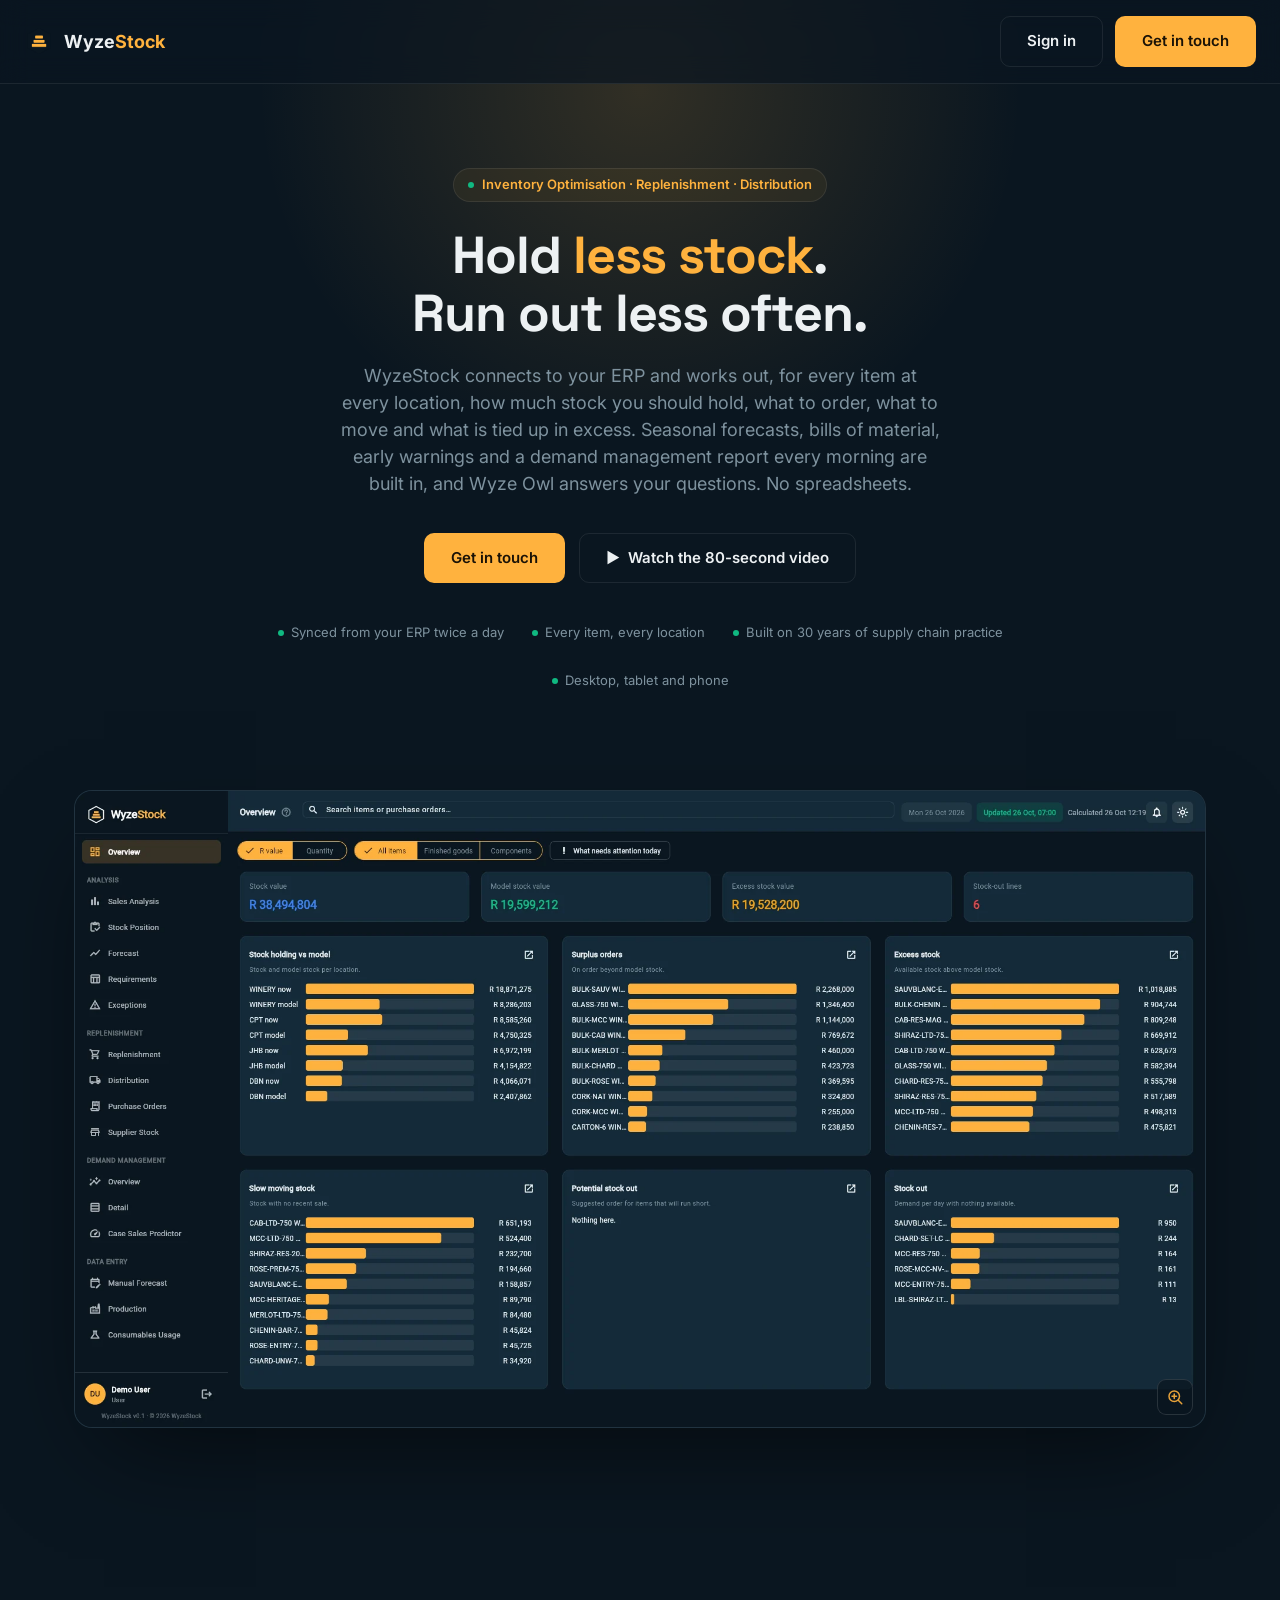
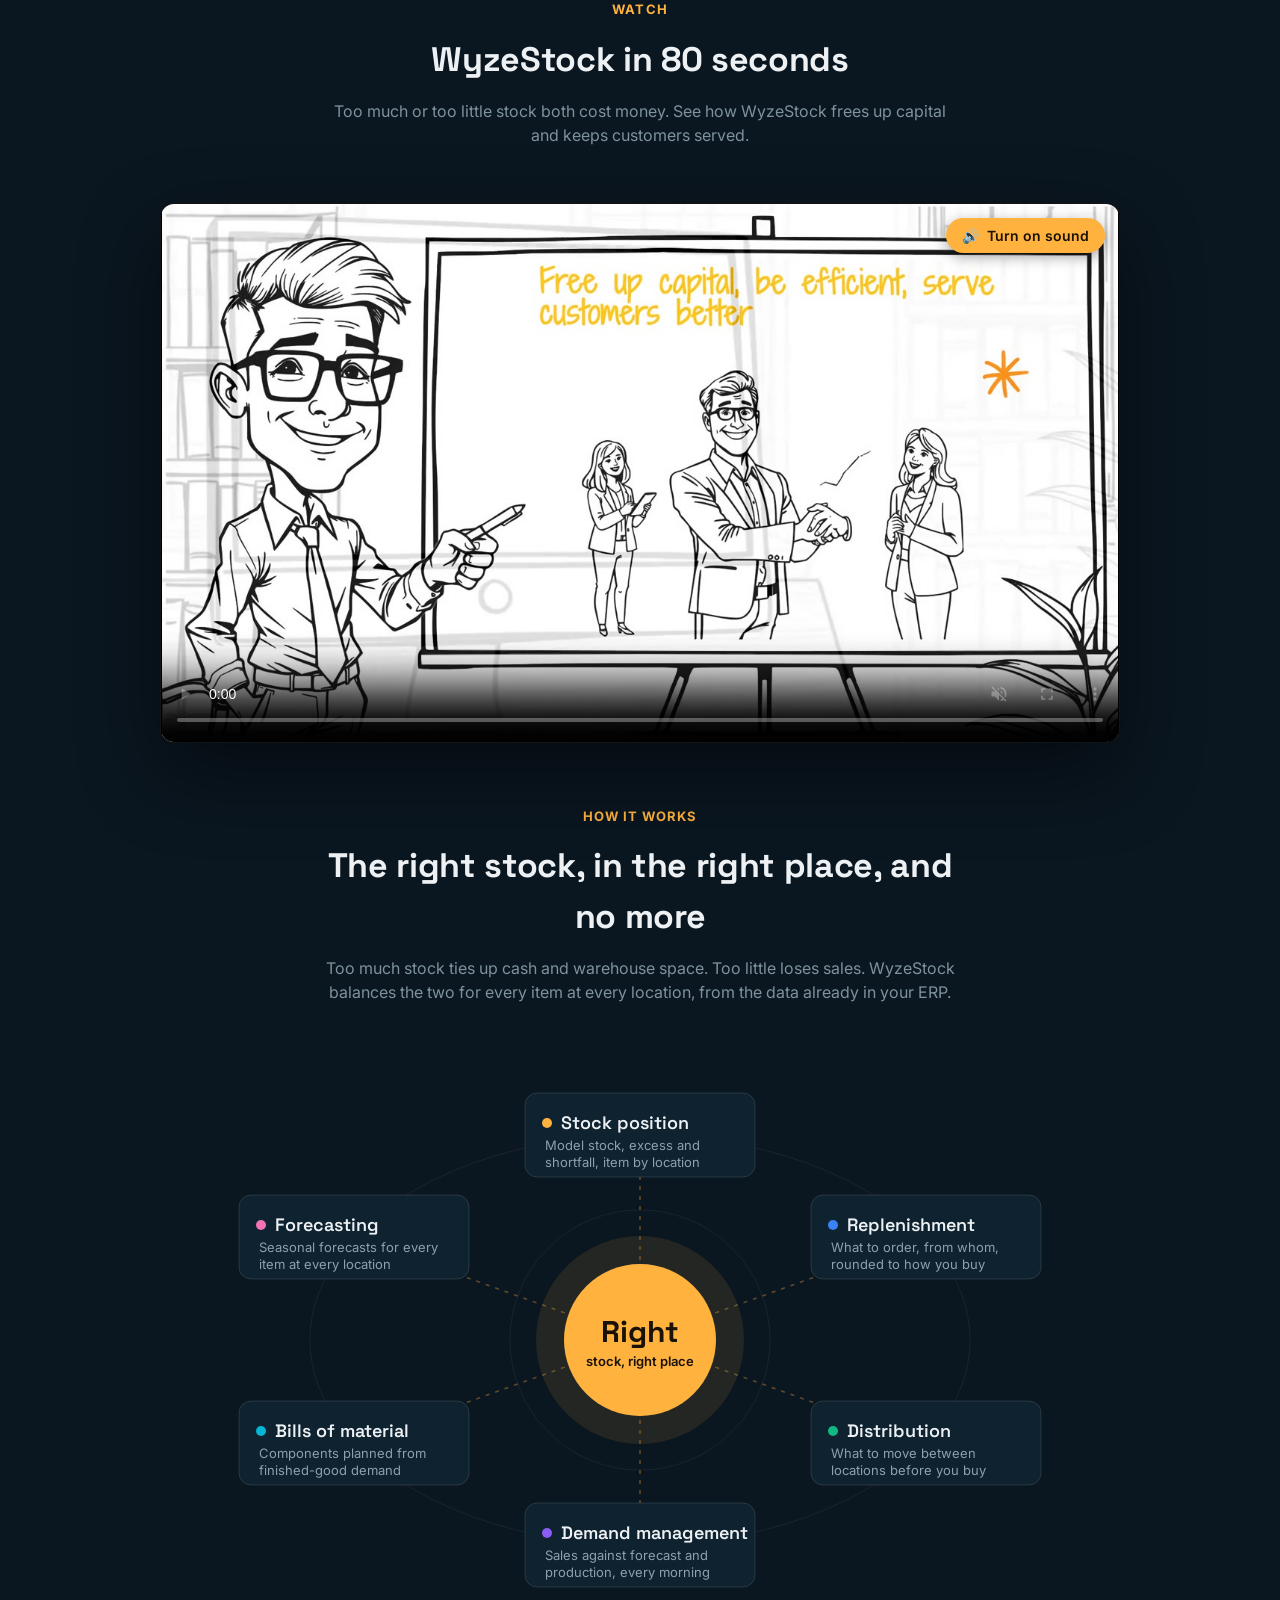
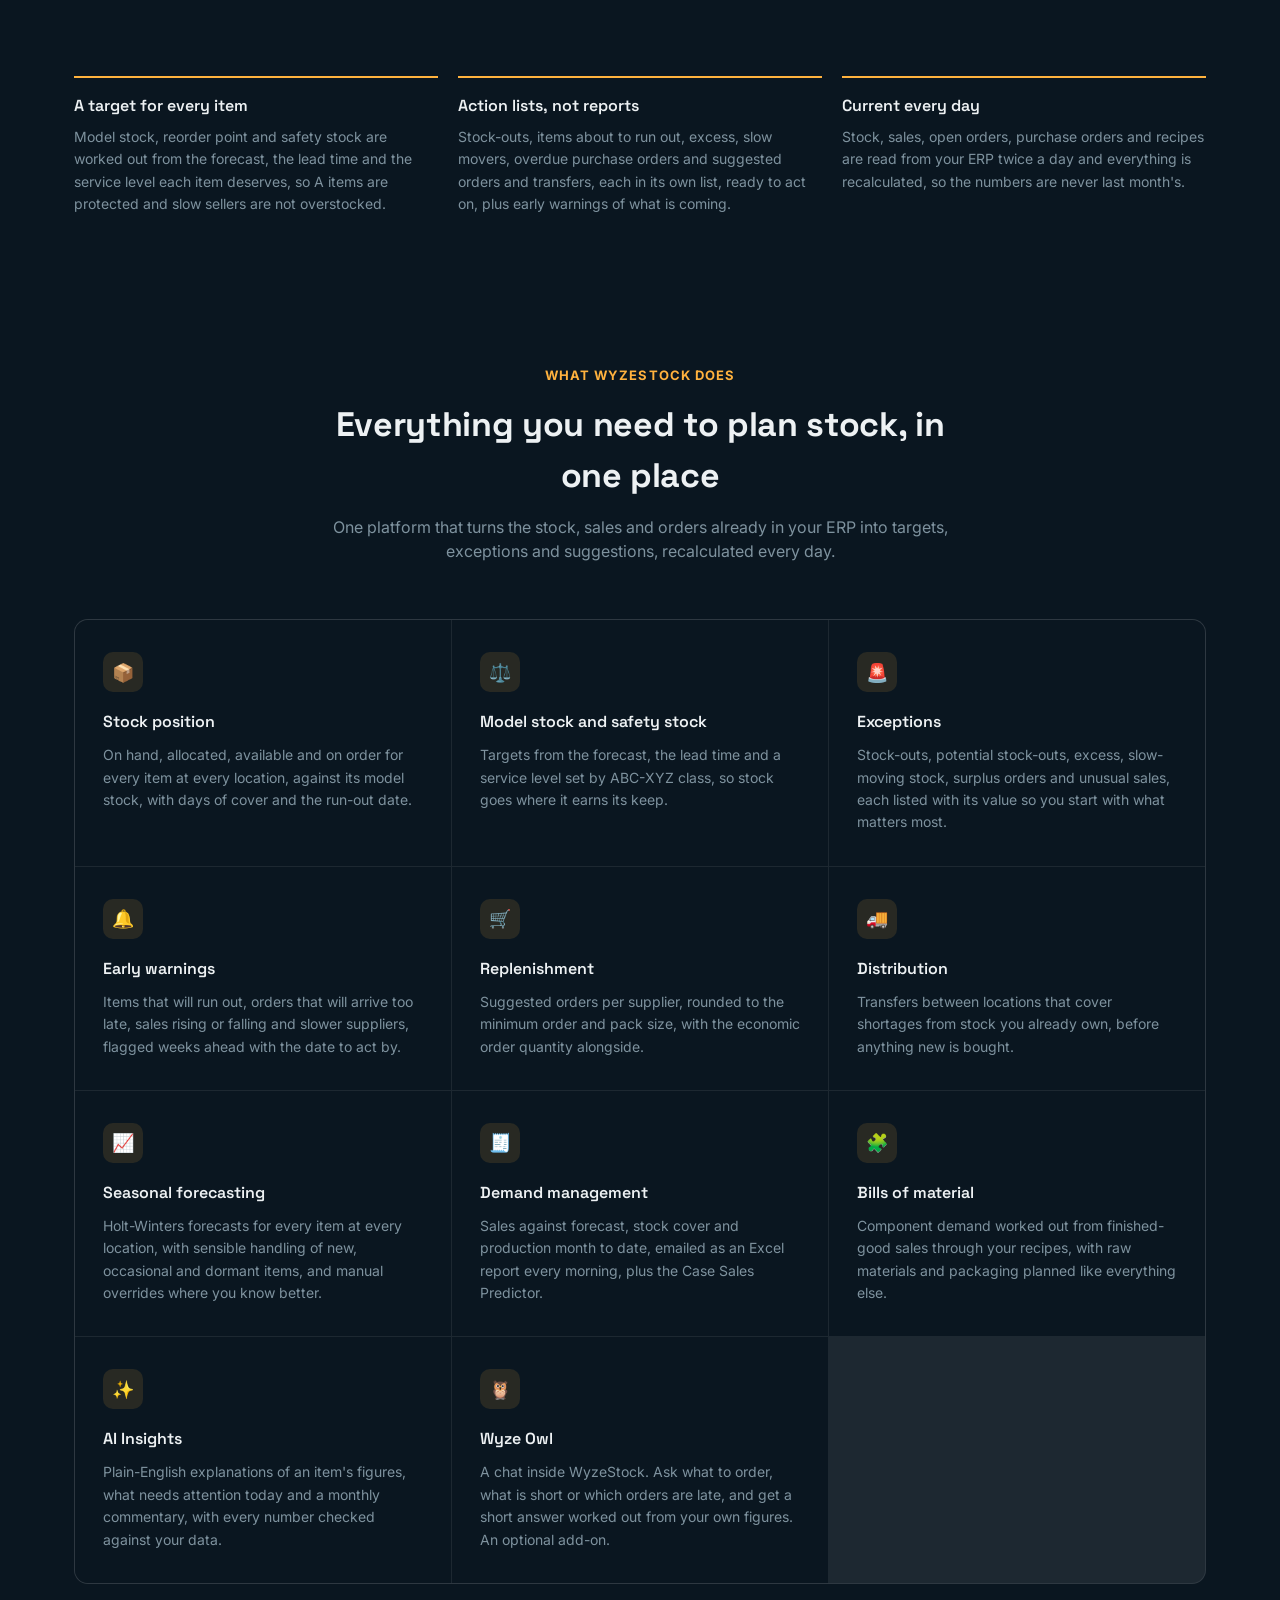
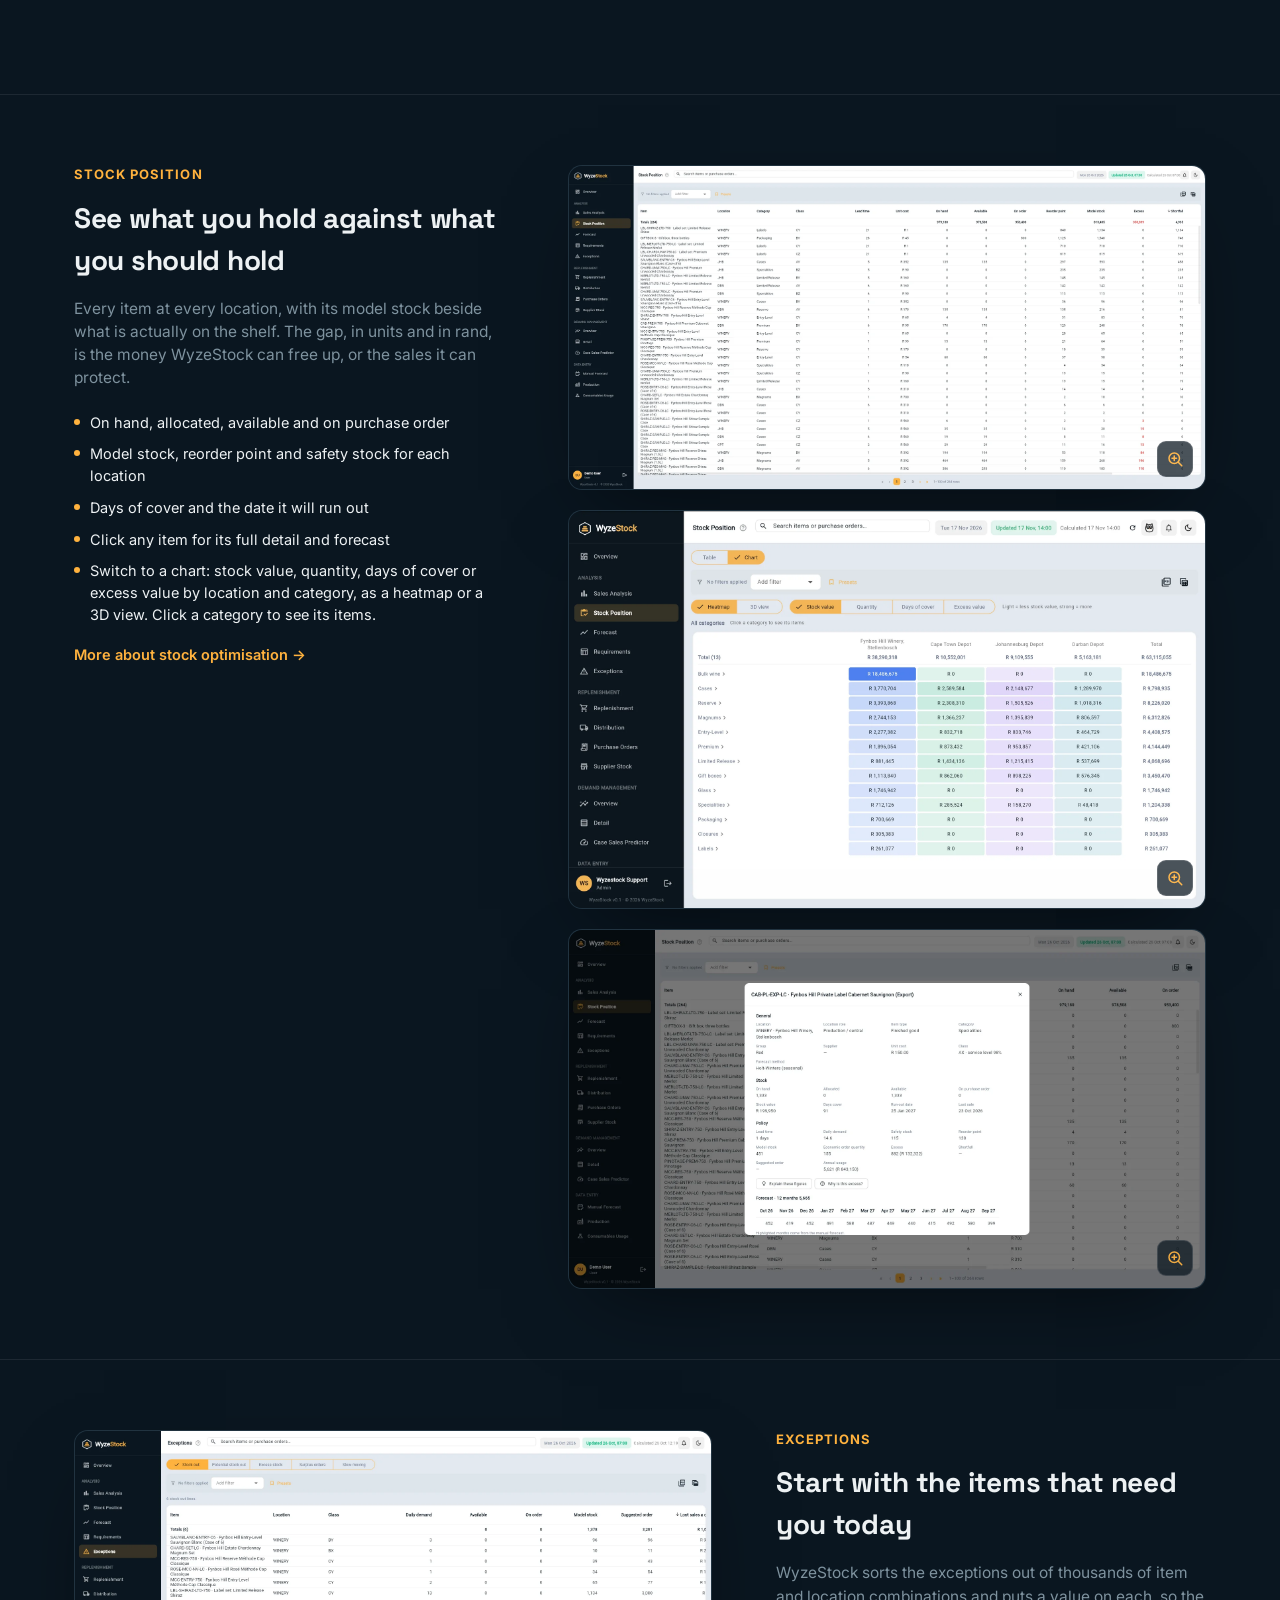
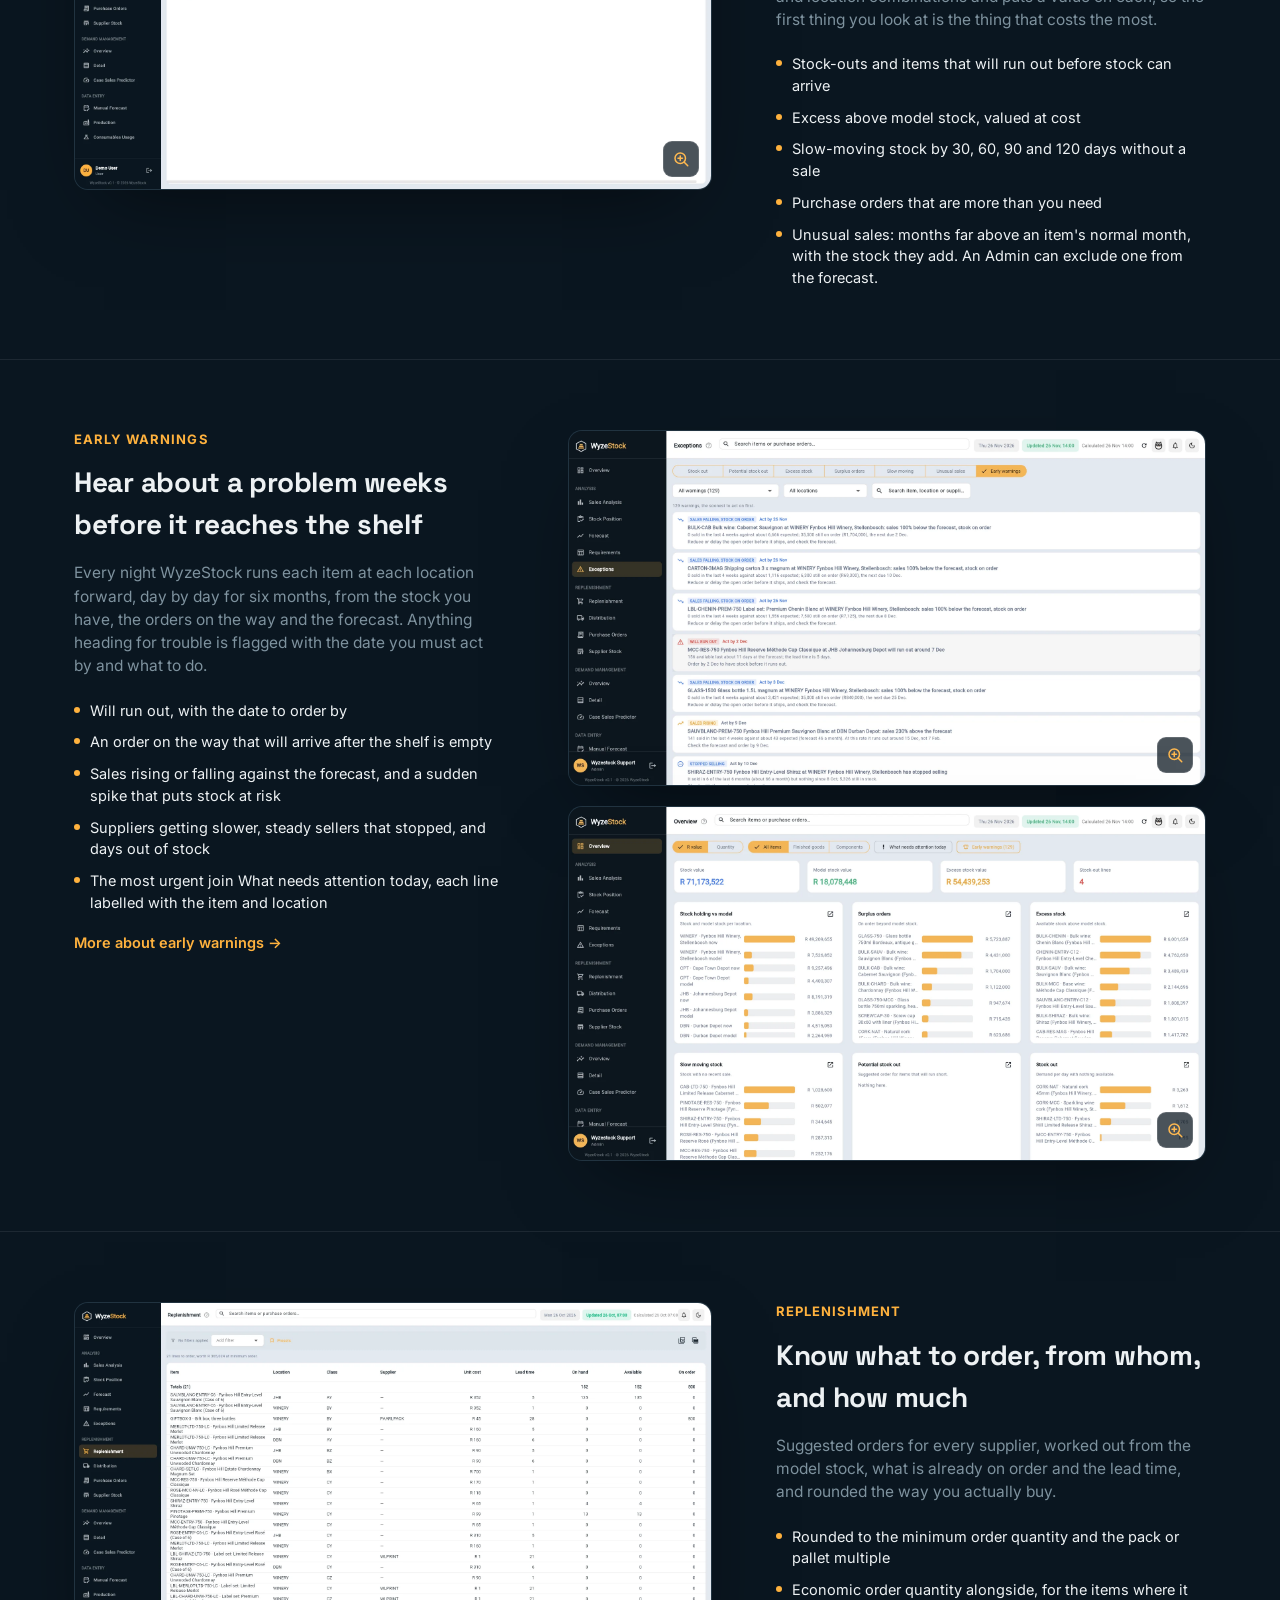
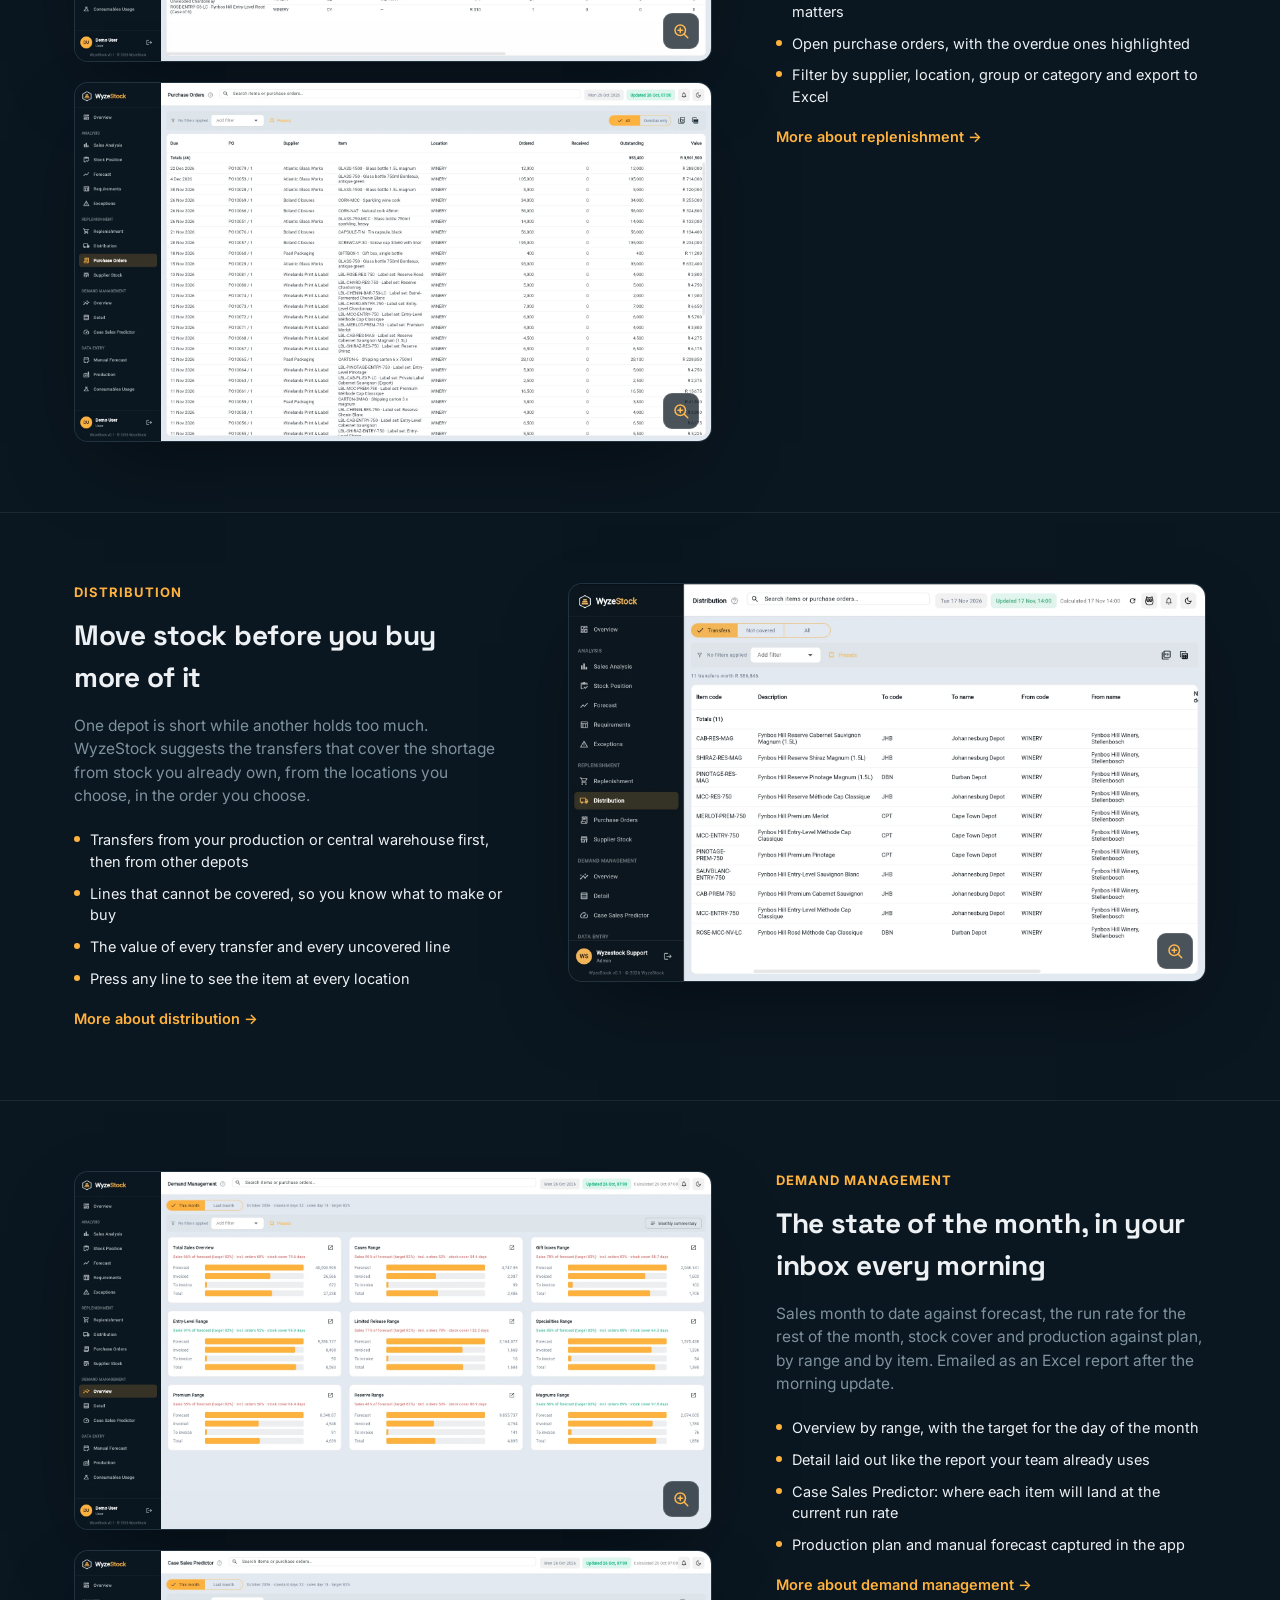
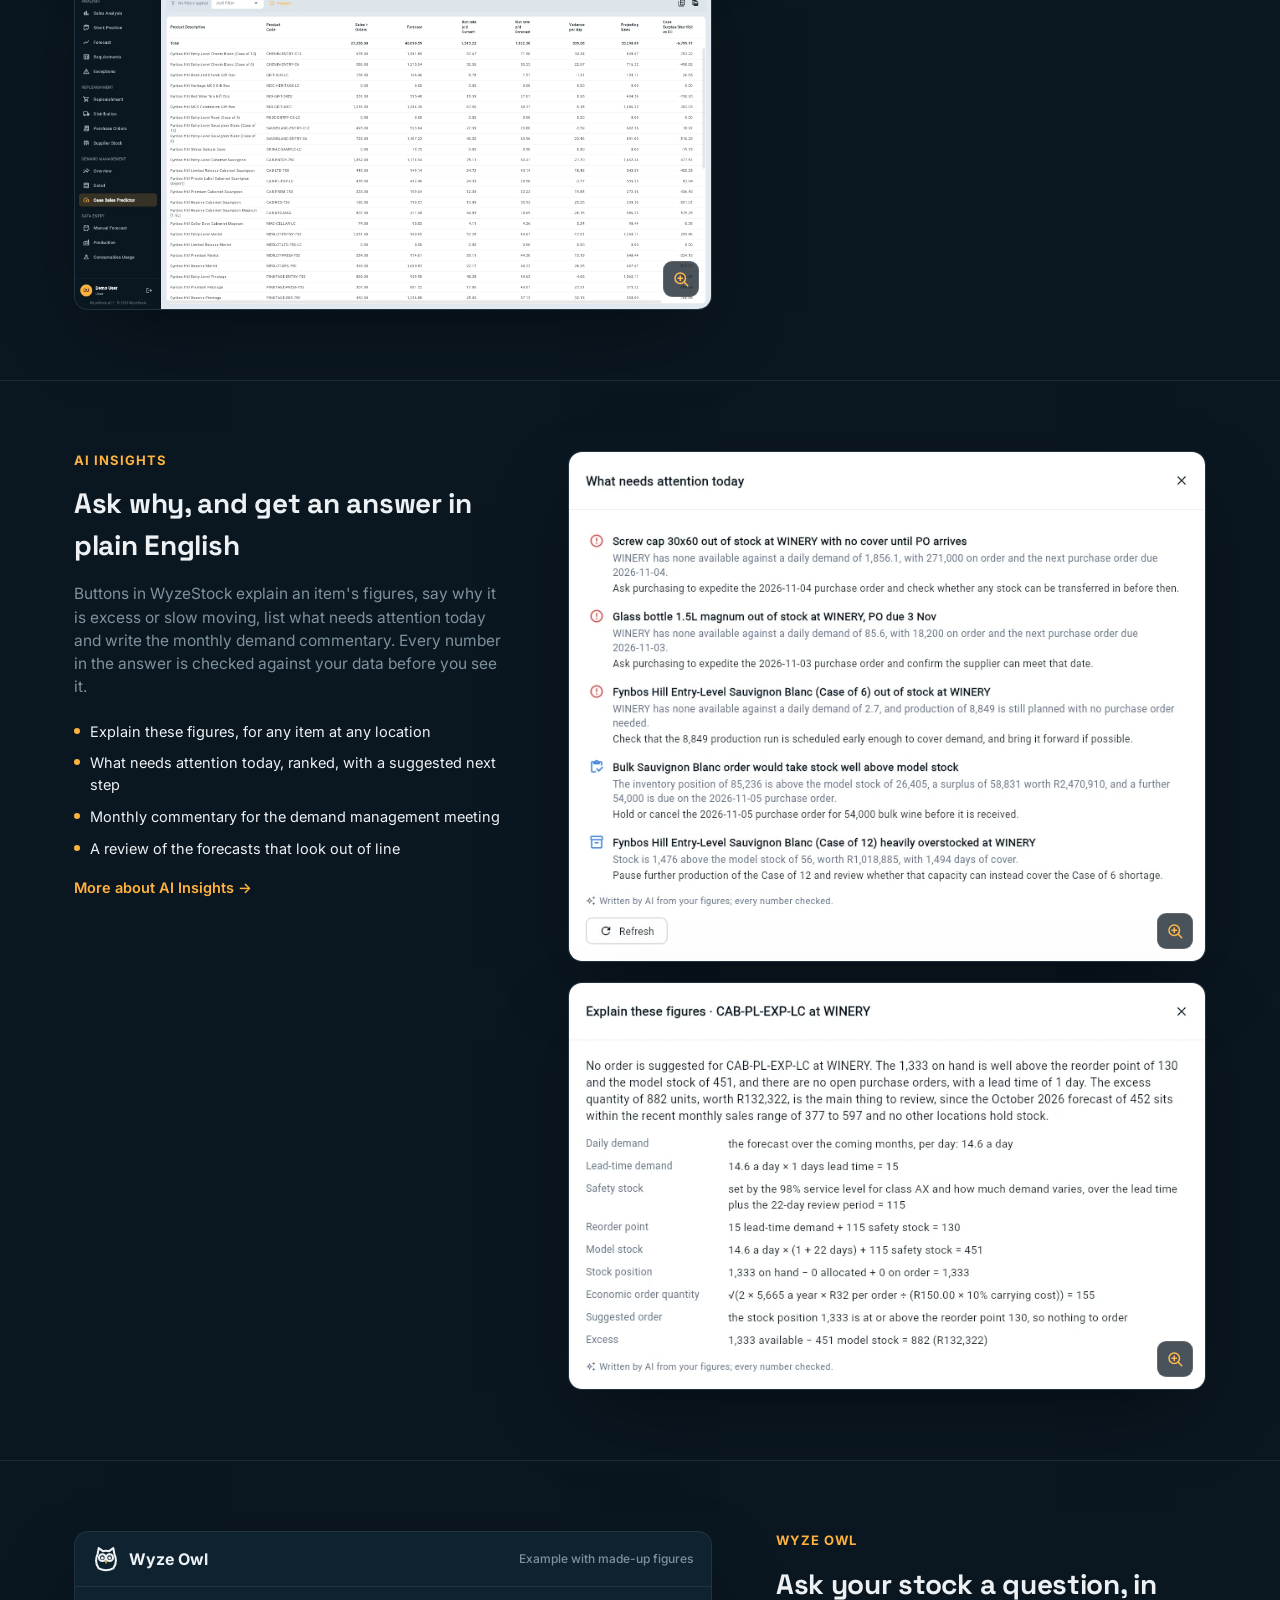
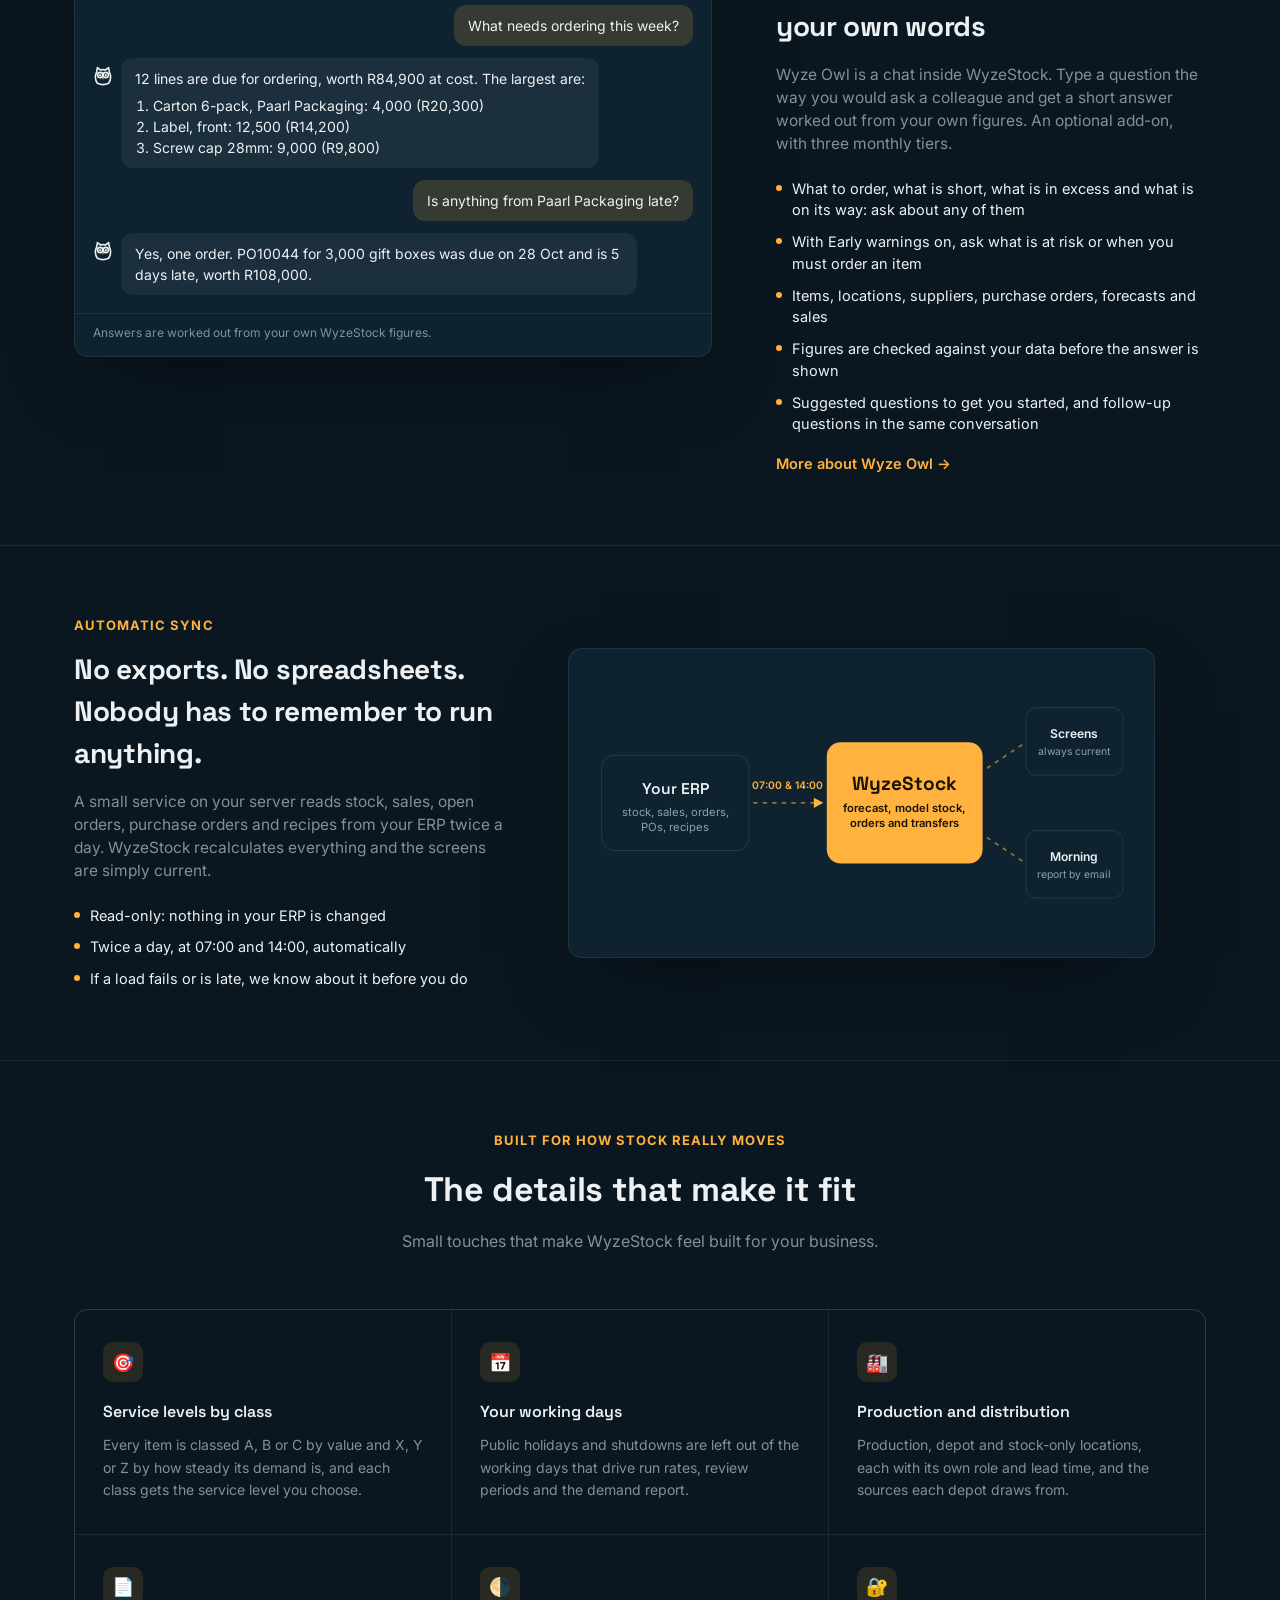
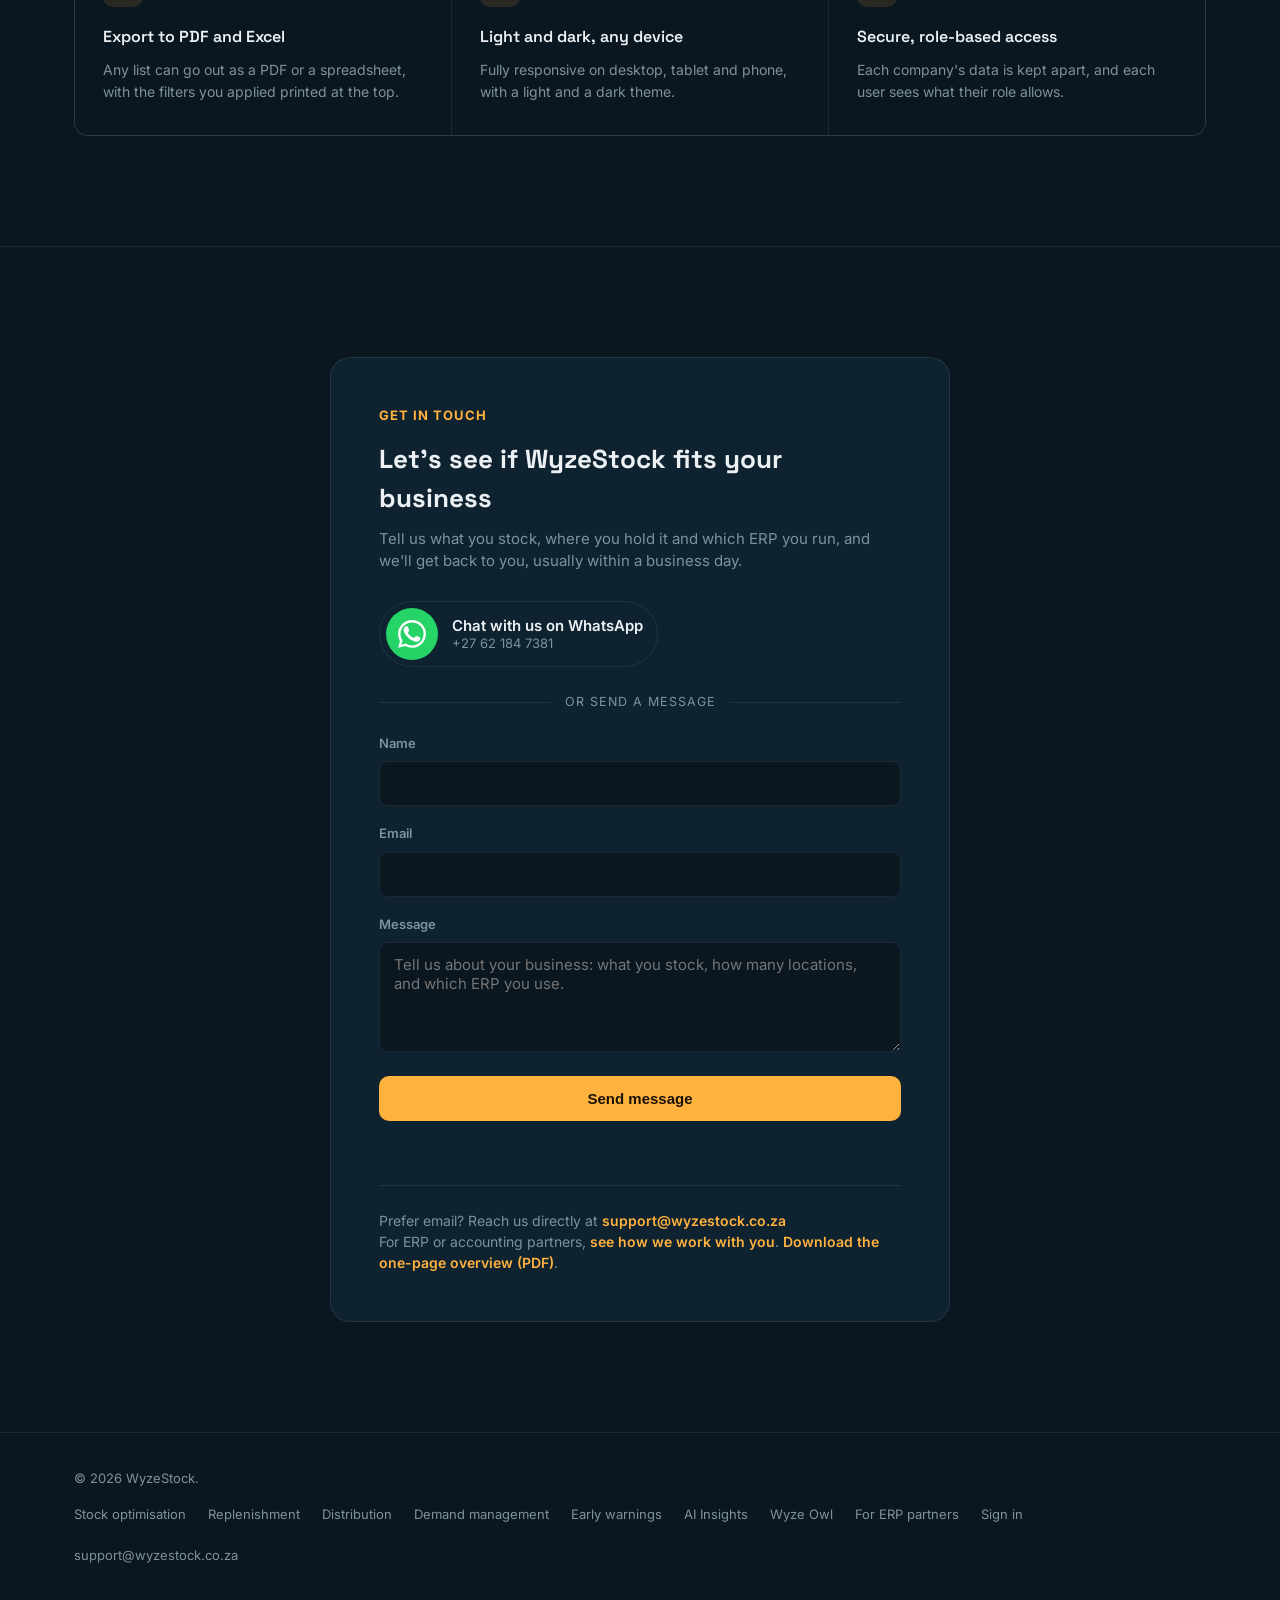
<file: index.html>
<!DOCTYPE html>
<html lang="en">
<head>
<meta charset="UTF-8">
<meta name="viewport" content="width=device-width, initial-scale=1.0">
<title>WyzeStock: Inventory Optimisation, Replenishment &amp; Distribution</title>
<meta name="description" content="Hold less stock and run out less often. Model stock, purchase and transfer suggestions and seasonal forecasts for every item at every location, from your ERP.">
<link rel="canonical" href="https://wyzestock.com/">

<!-- Favicon -->
<link rel="icon" type="image/png" href="/favicon.png">
<link rel="apple-touch-icon" href="/images/icon-192.png?v=0a163372">

<!-- Fonts -->
<link rel="preconnect" href="https://fonts.googleapis.com">
<link rel="preconnect" href="https://fonts.gstatic.com" crossorigin>
<link href="https://fonts.googleapis.com/css2?family=Inter:wght@400;500;600;700;800&family=Space+Grotesk:wght@500;600;700&display=swap" rel="stylesheet">

<!-- Open Graph -->
<meta property="og:type" content="website">
<meta property="og:site_name" content="WyzeStock">
<meta property="og:title" content="WyzeStock: Inventory Optimisation, Replenishment &amp; Distribution">
<meta property="og:description" content="Hold less stock and run out less often. Model stock, purchase and transfer suggestions and seasonal forecasts for every item at every location, from your ERP.">
<meta property="og:url" content="https://wyzestock.com/">
<meta property="og:image" content="https://wyzestock.com/images/og.png?v=aa6d2505">
<meta property="og:image:width" content="1200">
<meta property="og:image:height" content="630">

<!-- Twitter Card -->
<meta name="twitter:card" content="summary_large_image">
<meta name="twitter:title" content="WyzeStock: Inventory Optimisation, Replenishment &amp; Distribution">
<meta name="twitter:description" content="Hold less stock and run out less often. Model stock, purchase and transfer suggestions and seasonal forecasts for every item at every location, from your ERP.">
<meta name="twitter:image" content="https://wyzestock.com/images/og.png?v=aa6d2505">

<meta name="theme-color" content="#0A1620">

<script type="application/ld+json">
{
  "@context": "https://schema.org",
  "@graph": [
    {
      "@type": "SoftwareApplication",
      "name": "WyzeStock",
      "applicationCategory": "BusinessApplication",
      "operatingSystem": "Web",
      "description": "Inventory optimisation, replenishment and distribution for manufacturers and distributors. Model stock, reorder points and safety stock for every item at every location, seasonal forecasts, purchase and transfer suggestions and a daily demand management report, synced from your ERP.",
      "featureList": [
        "Model stock, reorder point and safety stock per item and location",
        "Excess, slow-moving and stock-out exceptions",
        "Seasonal forecasting with manual overrides",
        "Purchase suggestions rounded to minimum order and pack size",
        "Transfers between locations",
        "Demand management report emailed every morning",
        "Bills of material and component planning",
        "Early warnings of run-outs, late orders and changes in demand, weeks ahead",
        "Unusual sales found and excluded from the forecast",
        "AI explanations checked against your figures",
        "Automatic ERP sync twice a day",
        "PDF and Excel export"
      ],
      "url": "https://wyzestock.com",
      "publisher": {
        "@type": "Organization",
        "name": "WyzeStock",
        "url": "https://wyzestock.com"
      }
    },
    {
      "@type": "VideoObject",
      "name": "WyzeStock in 80 seconds",
      "description": "Too much or too little stock both cost money. How WyzeStock frees up capital and keeps customers served.",
      "thumbnailUrl": "https://wyzestock.com/images/video-poster.jpg",
      "contentUrl": "https://wyzestock.com/videos/wyzestock-intro.mp4",
      "uploadDate": "2026-10-21",
      "duration": "PT1M20S",
      "embedUrl": "https://wyzestock.com/#video"
    }
  ]
}
</script>
<style>
  :root {
    --navy-deep: #0A1620;
    --navy-mid: #0E2230;
    --navy-surface: #132A38;
    --amber: #FFB23E;
    --amber-dark: #9C7022;
    --on-accent: #1A1206;
    --positive: #10B981;
    --negative: #EF4444;
    --caution: #F59E0B;
    --info: #3B82F6;
    --purple: #8B5CF6;
    --text: #EDF1F3;
    --text-2: #7E929E;
    --line: rgba(255,255,255,0.08);
    --radius: 14px;
  }

  * { box-sizing: border-box; margin: 0; padding: 0; }

  html { scroll-behavior: smooth; }

  body {
    background: var(--navy-deep);
    color: var(--text);
    font-family: 'Inter', -apple-system, BlinkMacSystemFont, sans-serif;
    line-height: 1.5;
    -webkit-font-smoothing: antialiased;
  }

  h1, h2, h3, .brand-word {
    font-family: 'Space Grotesk', 'Inter', sans-serif;
  }

  a { color: inherit; }

  img { max-width: 100%; display: block; }

  .wrap {
    max-width: 1180px;
    margin: 0 auto;
    padding: 0 24px;
  }

  .accent { color: var(--amber); }

  .btn {
    display: inline-flex;
    align-items: center;
    justify-content: center;
    gap: 8px;
    padding: 13px 26px;
    border-radius: 10px;
    font-weight: 600;
    font-size: 15px;
    text-decoration: none;
    border: 1px solid transparent;
    cursor: pointer;
    transition: transform 0.15s ease, opacity 0.15s ease;
  }
  .btn:hover { transform: translateY(-1px); }

  .btn-primary {
    background: var(--amber);
    color: var(--on-accent);
  }
  .btn-primary:hover { opacity: 0.92; }

  .btn-ghost {
    background: transparent;
    border-color: var(--line);
    color: var(--text);
  }
  .btn-ghost:hover { border-color: rgba(255,255,255,0.22); }

  /* NAV */
  nav {
    position: fixed;
    top: 0; left: 0; right: 0;
    z-index: 100;
    background: rgba(10, 22, 32, 0.72);
    backdrop-filter: blur(14px);
    -webkit-backdrop-filter: blur(14px);
    border-bottom: 1px solid var(--line);
  }
  .nav-inner {
    max-width: 1180px;
    margin: 0 auto;
    padding: 16px 24px;
    display: flex;
    align-items: center;
    justify-content: space-between;
  }
  .nav-brand {
    display: flex;
    align-items: center;
    gap: 10px;
    font-weight: 700;
    font-size: 18px;
    text-decoration: none;
  }
  .nav-brand img { width: 30px; height: 30px; border-radius: 7px; }
  .nav-links {
    display: flex;
    align-items: center;
    gap: 28px;
    font-size: 14px;
    font-weight: 500;
    color: var(--text-2);
  }
  .nav-links a { text-decoration: none; transition: color 0.15s; }
  .nav-links a:hover { color: var(--text); }
  .nav-cta { display: flex; align-items: center; gap: 12px; }
  @media (max-width: 760px) {
    .nav-links { display: none; }
  }

  /* HERO */
  .hero {
    position: relative;
    padding: 168px 0 100px;
    overflow: hidden;
  }
  .hero::before {
    content: "";
    position: absolute;
    top: -220px; left: 50%;
    transform: translateX(-50%);
    width: 900px; height: 620px;
    background: radial-gradient(circle, rgba(255,178,62,0.16) 0%, rgba(255,178,62,0) 70%);
    pointer-events: none;
  }
  .hero-inner {
    position: relative;
    text-align: center;
    max-width: 780px;
    margin: 0 auto;
  }
  .eyebrow {
    display: inline-flex;
    align-items: center;
    gap: 8px;
    padding: 6px 14px;
    border: 1px solid var(--line);
    border-radius: 999px;
    font-size: 13px;
    font-weight: 600;
    color: var(--amber);
    background: rgba(255,178,62,0.06);
    margin-bottom: 24px;
  }
  .eyebrow .dot {
    width: 6px; height: 6px; border-radius: 50%;
    background: var(--positive);
  }
  .hero h1 {
    font-size: 52px;
    line-height: 1.12;
    font-weight: 700;
    letter-spacing: -0.02em;
    margin-bottom: 20px;
  }
  .hero-sub {
    font-size: 18px;
    color: var(--text-2);
    max-width: 600px;
    margin: 0 auto 36px;
  }
  .hero-ctas {
    display: flex;
    gap: 14px;
    justify-content: center;
    flex-wrap: wrap;
    margin-bottom: 40px;
  }
  .status-strip {
    display: flex;
    gap: 28px;
    justify-content: center;
    flex-wrap: wrap;
    font-size: 13px;
    color: var(--text-2);
  }
  .status-strip span { display: inline-flex; align-items: center; gap: 7px; }
  .status-strip .sdot { width: 6px; height: 6px; border-radius: 50%; background: var(--positive); }

  @media (max-width: 640px) {
    .hero { padding: 128px 0 64px; }
    .hero h1 { font-size: 34px; }
    .hero-sub { font-size: 16px; }
  }

  /* PRODUCT SHOT */
  .product-shot {
    padding: 0 0 100px;
  }
  .shot-frame {
    border: 1px solid var(--line);
    border-radius: 18px;
    overflow: hidden;
    box-shadow: 0 40px 100px -30px rgba(0,0,0,0.6);
    background: var(--navy-mid);
  }
  .shot-frame img { width: 100%; }

  /* FEATURES */
  .features { padding: 40px 0 110px; }
  .section-head { text-align: center; max-width: 640px; margin: 0 auto 56px; }
  .section-label {
    font-size: 13px;
    font-weight: 700;
    letter-spacing: 0.08em;
    text-transform: uppercase;
    color: var(--amber);
    margin-bottom: 14px;
  }
  .section-head h2 {
    font-size: 34px;
    font-weight: 700;
    letter-spacing: -0.01em;
    margin-bottom: 14px;
  }
  .section-head p { color: var(--text-2); font-size: 16px; }

  .feature-grid {
    display: grid;
    grid-template-columns: repeat(3, 1fr);
    gap: 1px;
    background: var(--line);
    border: 1px solid var(--line);
    border-radius: var(--radius);
    overflow: hidden;
  }
  .feature-card {
    background: var(--navy-deep);
    padding: 32px 28px;
    transition: background 0.15s ease;
  }
  .feature-card:hover { background: var(--navy-mid); }
  .feature-icon {
    width: 40px; height: 40px;
    border-radius: 10px;
    background: rgba(255,178,62,0.12);
    display: flex; align-items: center; justify-content: center;
    margin-bottom: 18px;
    font-size: 18px;
  }
  .feature-card h3 { font-size: 16px; font-weight: 600; margin-bottom: 10px; }
  .feature-card p { font-size: 14px; color: var(--text-2); line-height: 1.6; }

  @media (max-width: 860px) {
    .feature-grid { grid-template-columns: 1fr; }
  }

  /* SHOWCASE */
  .showcase-section { padding: 70px 0; border-top: 1px solid var(--line); }
  .showcase-row {
    display: flex;
    align-items: center;
    gap: 64px;
  }
  .showcase-row.reverse { flex-direction: row-reverse; }
  .showcase-text { flex: 0 0 38%; }
  .showcase-text .section-label { margin-bottom: 12px; }
  .showcase-text h2 { font-size: 28px; font-weight: 700; margin-bottom: 16px; letter-spacing: -0.01em; }
  .showcase-text p { color: var(--text-2); font-size: 15.5px; margin-bottom: 22px; }
  .showcase-list { list-style: none; display: flex; flex-direction: column; gap: 10px; }
  .showcase-list li {
    font-size: 14.5px;
    color: var(--text);
    display: flex;
    align-items: flex-start;
    gap: 10px;
  }
  .showcase-list li::before {
    content: "";
    flex: 0 0 auto;
    width: 6px; height: 6px;
    border-radius: 50%;
    background: var(--amber);
    margin-top: 7px;
  }
  .showcase-image { flex: 1 1 62%; min-width: 0; }
  .showcase-image-stack { display: flex; flex-direction: column; gap: 20px; }
  .showcase-frame {
    border: 1px solid var(--line);
    border-radius: var(--radius);
    overflow: hidden;
    background: var(--navy-mid);
    box-shadow: 0 30px 80px -30px rgba(0,0,0,0.55);
  }
  .showcase-frame img { width: 100%; }
  .showcase-frame.narrow { max-width: 92%; }

  @media (max-width: 900px) {
    .showcase-row, .showcase-row.reverse { flex-direction: column; }
    .showcase-text, .showcase-image { flex: 1 1 100%; }
  }

  /* CONTACT */
  .contact { padding: 110px 0; border-top: 1px solid var(--line); }
  .contact-inner {
    max-width: 620px;
    margin: 0 auto;
    background: var(--navy-mid);
    border: 1px solid var(--line);
    border-radius: 20px;
    padding: 48px;
  }
  @media (max-width: 640px) {
    .contact-inner { padding: 32px 24px; }
  }
  .contact-form { display: flex; flex-direction: column; gap: 18px; margin-top: 32px; }
  .form-row { display: flex; flex-direction: column; gap: 8px; }
  .form-row label { font-size: 13px; font-weight: 600; color: var(--text-2); }
  .form-row input, .form-row textarea {
    background: var(--navy-deep);
    border: 1px solid var(--line);
    border-radius: 9px;
    padding: 12px 14px;
    color: var(--text);
    font-family: inherit;
    font-size: 15px;
    outline: none;
    transition: border-color 0.15s;
  }
  .form-row input:focus, .form-row textarea:focus { border-color: var(--amber); }
  .form-row textarea { resize: vertical; min-height: 110px; }
  .contact-honeypot {
    position: absolute;
    left: -9999px;
    width: 1px; height: 1px;
    opacity: 0;
    pointer-events: none;
  }
  .contact-submit { margin-top: 6px; }
  .contact-submit button { width: 100%; }
  .form-status { font-size: 14px; margin-top: 4px; min-height: 18px; }
  .form-status.success { color: var(--positive); }
  .form-status.error { color: var(--negative); }

  .contact-alt {
    margin-top: 24px;
    padding-top: 24px;
    border-top: 1px solid var(--line);
    font-size: 14px;
    color: var(--text-2);
  }
  .contact-alt a { color: var(--amber); text-decoration: none; font-weight: 600; }

  /* FOOTER */
  footer {
    border-top: 1px solid var(--line);
    padding: 36px 0;
  }
  .footer-inner {
    display: flex;
    align-items: center;
    justify-content: space-between;
    flex-wrap: wrap;
    gap: 16px;
    font-size: 13px;
    color: var(--text-2);
  }
  .footer-links { display: flex; gap: 22px; }
  .footer-links a { text-decoration: none; color: var(--text-2); }
  .footer-links a:hover { color: var(--text); }

  /* ---------- v2 additions ---------- */
  .eyebrow .deg { font-family: 'Space Grotesk', sans-serif; font-weight: 700; }

  img { height: auto; }
  .section-sub { color: var(--text-2); font-size: 16px; }

  /* 360 HUB */
  .hub { padding: 40px 0 110px; }
  .hub-svg-wrap { max-width: 1000px; margin: 0 auto; }
  .hub-svg { width: 100%; height: auto; display: block; }
  .hub-svg .spoke { stroke: rgba(255,178,62,0.35); stroke-width: 1.5; stroke-dasharray: 4 6; }
  .hub-svg .ring { fill: none; stroke: rgba(255,255,255,0.06); stroke-width: 1; }
  .hub-svg .node { fill: #0E2230; stroke: rgba(255,255,255,0.12); stroke-width: 1; }
  .hub-svg .node-title { fill: #EDF1F3; font-family: 'Space Grotesk', 'Inter', sans-serif; font-weight: 600; font-size: 18px; }
  .hub-svg .node-sub { fill: #8DA1AC; font-family: 'Inter', sans-serif; font-size: 13px; }
  .hub-svg .hub-core { fill: #FFB23E; }
  .hub-svg .hub-num { fill: #1A1206; font-family: 'Space Grotesk', sans-serif; font-weight: 700; font-size: 40px; }
  .hub-svg .hub-cap { fill: #1A1206; font-family: 'Inter', sans-serif; font-weight: 600; font-size: 13px; }
  .hub-svg .hub-halo { fill: rgba(255,178,62,0.10); }

  .hub-mobile { display: none; }
  .hub-mobile .hub-core-m {
    background: var(--amber); color: var(--on-accent);
    border-radius: var(--radius); padding: 18px 20px; margin-bottom: 14px; text-align: center;
  }
  .hub-core-m strong { font-family: 'Space Grotesk', sans-serif; font-size: 28px; display: block; line-height: 1.1; }
  .hub-core-m span { font-size: 13px; font-weight: 600; }
  .hub-mobile ul { list-style: none; display: grid; grid-template-columns: 1fr 1fr; gap: 10px; }
  .hub-mobile li {
    background: var(--navy-mid); border: 1px solid var(--line); border-radius: 12px; padding: 14px;
  }
  .hub-mobile li b { display: block; font-family: 'Space Grotesk', sans-serif; font-size: 15px; margin-bottom: 4px; }
  .hub-mobile li span { font-size: 12.5px; color: var(--text-2); }
  @media (max-width: 640px) {
    .hub-svg-wrap { display: none; }
    .hub-mobile { display: block; }
  }

  .hub-points {
    display: grid; grid-template-columns: repeat(3, 1fr); gap: 20px; margin-top: 56px;
  }
  .hub-point { border-top: 2px solid var(--amber); padding-top: 16px; }
  .hub-point h3 { font-size: 16px; font-weight: 600; margin-bottom: 8px; }
  .hub-point p { font-size: 14px; color: var(--text-2); line-height: 1.6; }
  @media (max-width: 860px) { .hub-points { grid-template-columns: 1fr; gap: 24px; } }

  /* Feature grid: 9 cards */
  .feature-icon.is-new { background: rgba(255,178,62,0.2); }
  .tag-new {
    display: inline-block; margin-left: 8px; padding: 2px 8px; border-radius: 999px;
    font-size: 10.5px; font-weight: 700; letter-spacing: 0.06em; text-transform: uppercase;
    color: var(--amber); background: rgba(255,178,62,0.12); vertical-align: middle;
  }

  /* Showcase variants */
  .showcase-section .showcase-text .kicker-note { font-size: 13.5px; color: var(--text-2); margin-top: 18px; }
  .showcase-frame.light-ring { border-color: rgba(255,255,255,0.14); }
  .showcase-frame figcaption {
    padding: 10px 14px; font-size: 12.5px; color: var(--text-2);
    border-top: 1px solid var(--line); background: var(--navy-mid);
  }
  .showcase-frame.wide-scroll { overflow-x: auto; }
  @media (max-width: 900px) { .showcase-frame.wide-scroll img { min-width: 760px; } }
  .showcase-row.top-align { align-items: flex-start; }

  .segment-legend { display: flex; flex-wrap: wrap; gap: 8px; margin: 4px 0 22px; }
  .segment-legend span {
    font-size: 12.5px; font-weight: 600; padding: 5px 11px; border-radius: 999px;
    border: 1px solid var(--line); color: var(--text);
    display: inline-flex; align-items: center; gap: 7px;
  }
  .segment-legend i { width: 8px; height: 8px; border-radius: 2px; display: inline-block; }

  /* Two-up cards */
  .twoup { display: grid; grid-template-columns: 1fr 1fr; gap: 28px; align-items: stretch; }
  .twoup-card {
    background: var(--navy-mid); border: 1px solid var(--line); border-radius: var(--radius);
    padding: 26px; display: flex; flex-direction: column; gap: 14px;
  }
  .twoup-card h2 { font-size: 24px; font-weight: 700; letter-spacing: -0.01em; }
  .twoup-card p { font-size: 15px; color: var(--text-2); }
  .twoup-card .showcase-frame { margin-top: 6px; background: var(--navy-deep); }
  .twoup-card .frame-center { display: flex; justify-content: center; }
  .twoup-card .frame-center .showcase-frame { max-width: 360px; }
  @media (max-width: 900px) { .twoup { grid-template-columns: 1fr; } }

  /* Details grid */
  .details { padding: 70px 0 110px; border-top: 1px solid var(--line); }
  .details .feature-grid { grid-template-columns: repeat(3, 1fr); }
  @media (max-width: 860px) { .details .feature-grid { grid-template-columns: 1fr; } }
  @media (max-width: 900px) {
    .showcase-row, .showcase-row.reverse { align-items: stretch; }
    .showcase-image { width: 100%; }
  }

  /* Nav tweaks for more links */
  .nav-links { gap: 22px; }
  .nav-inner { max-width: 1280px; gap: 24px; }
  .nav-links a, .nav-brand span, .nav-cta .btn { white-space: nowrap; }
  @media (max-width: 1320px) { .nav-links { display: none; } }
  @media (max-width: 640px) {
    .nav-cta .btn { white-space: nowrap; padding: 9px 14px; font-size: 14px; }
    .nav-inner { padding: 12px 16px; }
    .nav-brand { font-size: 16px; }
  }

  /* ---------- Lightbox ---------- */
  .has-zoom { position: relative; }
  .has-zoom img[data-zoom] { cursor: zoom-in; }
  .has-zoom::after {
    content: ""; position: absolute; right: 12px; bottom: 12px; width: 34px; height: 34px;
    border-radius: 9px; background: rgba(10,22,32,0.82) url("data:image/svg+xml,%3Csvg xmlns='http://www.w3.org/2000/svg' width='18' height='18' viewBox='0 0 24 24' fill='none' stroke='%23FFB23E' stroke-width='2' stroke-linecap='round' stroke-linejoin='round'%3E%3Ccircle cx='11' cy='11' r='7'/%3E%3Cpath d='M21 21l-4.3-4.3M11 8v6M8 11h6'/%3E%3C/svg%3E") center/18px no-repeat;
    border: 1px solid rgba(255,255,255,0.14); pointer-events: none; opacity: 0.9;
    transition: opacity .15s ease, transform .15s ease;
  }
  .has-zoom:hover::after { opacity: 1; transform: scale(1.06); }
  .has-zoom.wide-scroll::after { position: sticky; float: right; margin: -46px 12px 0 0; }
  img[data-zoom]:focus-visible { outline: 2px solid var(--amber); outline-offset: -2px; }

  .lb { position: fixed; inset: 0; z-index: 1000; display: none; flex-direction: column;
        background: rgba(5,12,18,0.94); -webkit-backdrop-filter: blur(6px); backdrop-filter: blur(6px); }
  .lb.open { display: flex; animation: lbfade .18s ease; }
  @keyframes lbfade { from { opacity: 0; } to { opacity: 1; } }
  @media (prefers-reduced-motion: reduce) { .lb.open { animation: none; } }
  .lb-bar { display: flex; align-items: center; justify-content: space-between; gap: 16px; padding: 14px 20px; color: var(--text-2); font-size: 13.5px; }
  .lb-count { font-variant-numeric: tabular-nums; color: var(--text); font-weight: 600; }
  .lb-btn { width: 44px; height: 44px; border-radius: 12px; border: 1px solid var(--line); background: rgba(255,255,255,0.05);
            color: var(--text); cursor: pointer; display: inline-flex; align-items: center; justify-content: center; transition: background .15s, border-color .15s; }
  .lb-btn:hover { background: rgba(255,255,255,0.12); border-color: rgba(255,255,255,0.25); }
  .lb-btn:focus-visible { outline: 2px solid var(--amber); outline-offset: 2px; }
  .lb-btn svg { width: 20px; height: 20px; stroke: currentColor; fill: none; stroke-width: 2; stroke-linecap: round; stroke-linejoin: round; }
  .lb-stage { flex: 1; min-height: 0; display: flex; align-items: center; position: relative; padding: 0 76px; }
  .lb-scroll { flex: 1; height: 100%; overflow: auto; display: flex; align-items: center; justify-content: center; -webkit-overflow-scrolling: touch; }
  .lb-scroll.actual { align-items: flex-start; justify-content: flex-start; }
  .lb-img { display: block; max-width: 100%; max-height: 100%; width: auto; height: auto; border-radius: 10px;
            box-shadow: 0 30px 90px -20px rgba(0,0,0,0.7); cursor: zoom-in; background: var(--navy-mid); margin: auto; }
  .lb-scroll.actual .lb-img { max-width: none; max-height: none; cursor: zoom-out; margin: 0; }
  .lb-nav { position: absolute; top: 50%; transform: translateY(-50%); }
  .lb-prev { left: 16px; } .lb-next { right: 16px; }
  .lb-cap { padding: 14px 24px 22px; text-align: center; font-size: 13.5px; color: var(--text-2); max-width: 900px; margin: 0 auto; }
  .lb-cap b { color: var(--text); font-weight: 600; }
  @media (max-width: 700px) {
    .lb-stage { padding: 0 8px; }
    .lb-nav { top: auto; bottom: 8px; transform: none; background: rgba(10,22,32,0.9); }
    .lb-prev { left: 12px; } .lb-next { right: 12px; }
    .lb-cap { padding-bottom: 66px; font-size: 12.5px; }
  }
  body.lb-lock { overflow: hidden; }

  /* WhatsApp */
  .wa-block { margin-top: 28px; display: flex; flex-direction: column; gap: 12px; }
  .btn-whatsapp { background: #25D366; color: #06210F; width: 100%; }
  .btn-whatsapp:hover { opacity: 0.92; }
  .btn-whatsapp svg { width: 20px; height: 20px; fill: currentColor; flex: 0 0 auto; }
  .wa-note { font-size: 13px; color: var(--text-2); text-align: center; }
  .form-or { display: flex; align-items: center; gap: 14px; margin-top: 26px; font-size: 12.5px; color: var(--text-2); text-transform: uppercase; letter-spacing: 0.08em; }
  .form-or::before, .form-or::after { content: ""; flex: 1; height: 1px; background: var(--line); }
  .btn:focus-visible { outline: 2px solid var(--amber); outline-offset: 2px; }

  .wa-block { align-items: flex-start; }
  .wa-logo-link { display: inline-flex; align-items: center; gap: 14px; text-decoration: none; color: var(--text);
                  padding: 6px 14px 6px 6px; border-radius: 999px; border: 1px solid var(--line); transition: border-color .15s, background .15s; }
  .wa-logo-link:hover { border-color: rgba(37,211,102,0.55); background: rgba(37,211,102,0.07); }
  .wa-logo-link:focus-visible { outline: 2px solid var(--amber); outline-offset: 3px; }
  .wa-logo { width: 52px; height: 52px; flex: 0 0 auto; display: block; }
  .wa-text { display: flex; flex-direction: column; line-height: 1.3; }
  .wa-text strong { font-size: 15px; font-weight: 600; }
  .wa-text span { font-size: 13px; color: var(--text-2); }
  .footer-links { flex-wrap: wrap; }
  .learn-more { display: inline-block; margin-top: 18px; color: var(--amber); font-weight: 600; font-size: 14.5px; text-decoration: none; }
  .learn-more:hover { text-decoration: underline; }

  /* ---------- landing pages ---------- */
  .hero.page-hero { padding: 140px 0 48px; }
  .page-hero .hero-inner { max-width: 820px; }
  .page-hero h1 { font-size: 46px; }
  @media (max-width: 640px) { .page-hero h1 { font-size: 31px; } .hero.page-hero { padding: 112px 0 36px; } }
  .crumbs { font-size: 13px; color: var(--text-2); margin-bottom: 18px; }
  .crumbs a { color: var(--text-2); text-decoration: none; }
  .crumbs a:hover { color: var(--text); }
  .hero-actions { display: flex; gap: 18px; justify-content: center; align-items: center; flex-wrap: wrap; margin-bottom: 8px; }
  .hero-actions .wa-logo-link { padding-right: 18px; }

  .lp-section { padding: 72px 0; border-top: 1px solid var(--line); }
  .steps { display: grid; grid-template-columns: repeat(3, 1fr); gap: 20px; }
  .step { background: var(--navy-mid); border: 1px solid var(--line); border-radius: var(--radius); padding: 26px; }
  .step-num { width: 34px; height: 34px; border-radius: 50%; background: var(--amber); color: var(--on-accent);
              font-family: 'Space Grotesk', sans-serif; font-weight: 700; display: flex; align-items: center; justify-content: center; margin-bottom: 16px; }
  .step h3 { font-size: 17px; font-weight: 600; margin-bottom: 8px; }
  .step p { font-size: 14.5px; color: var(--text-2); line-height: 1.6; }
  @media (max-width: 860px) { .steps { grid-template-columns: 1fr; } }

  .two-col { display: grid; grid-template-columns: 1fr 1fr; gap: 56px; align-items: start; }
  @media (max-width: 900px) { .two-col { grid-template-columns: 1fr; gap: 32px; } }
  .prose h2 { font-size: 28px; font-weight: 700; letter-spacing: -0.01em; margin-bottom: 14px; }
  .prose p { color: var(--text-2); font-size: 15.5px; margin-bottom: 16px; }
  .prose a { color: var(--amber); }
  .stack { display: flex; flex-direction: column; gap: 20px; }
  .two-col > * { min-width: 0; }
  .stack > .showcase-frame { max-width: 100%; }

  .chip-row { display: flex; flex-wrap: wrap; gap: 8px; margin: 6px 0 22px; }
  .chip { font-size: 13px; font-weight: 600; padding: 6px 12px; border-radius: 999px; border: 1px solid var(--line);
          display: inline-flex; align-items: center; gap: 8px; color: var(--text); background: rgba(255,255,255,0.03); }
  .chip i { width: 9px; height: 9px; border-radius: 2px; display: inline-block; }
  .chip.plain { font-weight: 500; color: var(--text-2); }

  .benefit-list { list-style: none; display: flex; flex-direction: column; gap: 16px; }
  .benefit-list li { padding-left: 20px; position: relative; font-size: 15px; color: var(--text-2); }
  .benefit-list li::before { content: ""; position: absolute; left: 0; top: 9px; width: 7px; height: 7px; border-radius: 50%; background: var(--amber); }
  .benefit-list li strong { color: var(--text); display: block; margin-bottom: 2px; font-weight: 600; }

  .faq { max-width: 820px; margin: 0 auto; display: flex; flex-direction: column; gap: 12px; }
  .faq details { background: var(--navy-mid); border: 1px solid var(--line); border-radius: 12px; padding: 0; }
  .faq summary { list-style: none; cursor: pointer; padding: 18px 22px; font-weight: 600; font-size: 16px; display: flex; justify-content: space-between; gap: 16px; align-items: center; }
  .faq summary::-webkit-details-marker { display: none; }
  .faq summary::after { content: "+"; color: var(--amber); font-size: 22px; line-height: 1; flex: 0 0 auto; }
  .faq details[open] summary::after { content: "\2212"; }
  .faq summary:focus-visible { outline: 2px solid var(--amber); outline-offset: 2px; border-radius: 12px; }
  .faq .ans { padding: 0 22px 20px; color: var(--text-2); font-size: 15px; line-height: 1.65; }

  .cta-band { text-align: center; padding: 84px 0; border-top: 1px solid var(--line); }
  .cta-band h2 { font-size: 32px; font-weight: 700; letter-spacing: -0.01em; margin-bottom: 12px; }
  .cta-band p { color: var(--text-2); max-width: 560px; margin: 0 auto 28px; font-size: 16px; }
  .cta-row { display: flex; gap: 20px; justify-content: center; align-items: center; flex-wrap: wrap; }
  .cta-mail { margin-top: 22px; font-size: 14px; color: var(--text-2); }
  .cta-mail a { color: var(--amber); font-weight: 600; text-decoration: none; }

  .footer-links { flex-wrap: wrap; }

  /* Intro video (home page) */
  .intro-video { padding: 72px 0 24px; }
  .video-frame { max-width: 960px; margin: 0 auto; border-radius: 14px; overflow: hidden; border: 1px solid var(--border, rgba(255,255,255,0.08)); box-shadow: 0 30px 80px rgba(0,0,0,0.45); background: #000; aspect-ratio: 16 / 9; position: relative; }
  .video-frame video { display: block; width: 100%; height: 100%; object-fit: contain; background: #000; }
  @media (max-width: 640px) { .intro-video { padding: 48px 0 8px; } .video-frame { border-radius: 10px; } }
  .sound-on { position: absolute; top: 14px; right: 14px; border: 0; cursor: pointer; border-radius: 999px; padding: 9px 16px;
    font: 600 14px Inter, sans-serif; background: var(--amber, #FFB23E); color: #1A1206; box-shadow: 0 4px 14px rgba(0,0,0,.35); }
  .sound-on[hidden] { display: none; }

  /* Wyze Owl chat example (an illustration built in HTML, not a screenshot) */
  .owl-mark { width: 22px; height: 22px; color: var(--text); flex: 0 0 auto; }
  .owl-chat { border: 1px solid var(--line); border-radius: var(--radius); background: var(--navy-mid); box-shadow: 0 30px 80px -30px rgba(0,0,0,0.55); overflow: hidden; }
  .owl-chat-head { display: flex; align-items: center; gap: 10px; padding: 14px 18px; border-bottom: 1px solid var(--line); font-weight: 700; }
  .owl-chat-head .owl-mark { width: 26px; height: 26px; }
  .owl-chat-head small { margin-left: auto; font-weight: 500; font-size: 12px; color: var(--text-2); }
  .owl-chat-body { padding: 18px; display: flex; flex-direction: column; gap: 12px; }
  .owl-msg { display: flex; gap: 8px; align-items: flex-start; }
  .owl-msg.me { justify-content: flex-end; }
  .owl-bubble { max-width: 86%; padding: 10px 14px; border-radius: 12px; font-size: 14px; line-height: 1.5; background: rgba(255,255,255,0.06); }
  .owl-msg.me .owl-bubble { background: rgba(255,178,62,0.16); }
  .owl-bubble ol { margin: 6px 0 0 18px; padding: 0; }
  .owl-msg .owl-mark { margin-top: 8px; width: 20px; height: 20px; }
  .owl-chat-foot { padding: 10px 18px 14px; border-top: 1px solid var(--line); font-size: 12px; color: var(--text-2); }
  .owl-note h3 { margin-bottom: 12px; }

  /* ---------- WyzeStock additions ---------- */
  .flow-svg { width: 100%; height: auto; display: block; }
  .stat-row { display: grid; grid-template-columns: repeat(3, 1fr); gap: 1px; background: var(--line); border: 1px solid var(--line);
               border-radius: var(--radius); overflow: hidden; margin-top: 8px; }
  .stat { background: var(--navy-mid); padding: 22px 20px; }
  .stat b { display: block; font-family: 'Space Grotesk', sans-serif; font-size: 26px; color: var(--amber); line-height: 1.1; margin-bottom: 6px; }
  .stat span { font-size: 13.5px; color: var(--text-2); }
  @media (max-width: 760px) { .stat-row { grid-template-columns: 1fr; } }
</style>
</head>
<body>

<nav>
  <div class="nav-inner">
    <a href="#top" class="nav-brand">
      <img src="/images/icon-192.png?v=0a163372" alt="WyzeStock logo">
      <span>Wyze<span class="accent">Stock</span></span>
    </a>
    <div class="nav-links">
      <a href="/stock-optimisation/">Optimisation</a>
      <a href="/replenishment/">Replenishment</a>
      <a href="/distribution/">Distribution</a>
      <a href="/demand-management/">Demand</a>
      <a href="/early-warnings/">Warnings</a>
      <a href="/ai-insights/">AI Insights</a>
      <a href="/wyze-owl/">Wyze Owl</a>
      <a href="/partners/">Partners</a>
    </div>
    <div class="nav-cta">
      <a href="https://app.wyzestock.co.za" class="btn btn-ghost">Sign in</a>
      <a href="#contact" class="btn btn-primary">Get in touch</a>
    </div>
  </div>
</nav>

<main id="top">

  <section class="hero">
    <div class="wrap hero-inner">
      <div class="eyebrow"><span class="dot"></span> Inventory Optimisation &middot; Replenishment &middot; Distribution</div>
      <h1>Hold <span class="accent">less stock</span>.<br>Run out less often.</h1>
      <p class="hero-sub">
        WyzeStock connects to your ERP and works out, for every item at every location, how much stock you should
        hold, what to order, what to move and what is tied up in excess. Seasonal forecasts, bills of material, early
        warnings and a demand management report every morning are built in, and Wyze Owl answers your questions. No spreadsheets.
      </p>
      <div class="hero-ctas">
        <a href="#contact" class="btn btn-primary">Get in touch</a>
        <a href="#video" class="btn btn-ghost" data-play-video>&#9654;&nbsp; Watch the 80-second video</a>
      </div>
      <div class="status-strip">
        <span><span class="sdot"></span> Synced from your ERP twice a day</span>
        <span><span class="sdot"></span> Every item, every location</span>
        <span><span class="sdot"></span> Built on 30 years of supply chain practice</span>
        <span><span class="sdot"></span> Desktop, tablet and phone</span>
      </div>
    </div>
  </section>

  <section class="product-shot">
    <div class="wrap">
      <div class="shot-frame">
        <img src="/images/overview-dark.webp?v=2fa60b2a" alt="WyzeStock Overview in dark mode: stock value, excess, stock-outs and the items that need attention across the winery and three depots" loading="eager">
      </div>
    </div>
  </section>

  <section class="intro-video" id="video">
    <div class="wrap">
      <div class="section-head">
        <div class="section-label">Watch</div>
        <h2>WyzeStock in 80 seconds</h2>
        <p>Too much or too little stock both cost money. See how WyzeStock frees up capital and keeps customers served.</p>
      </div>
      <div class="video-frame">
        <video controls muted playsinline preload="metadata" poster="/images/video-poster.jpg?v=f12c9f25" aria-label="WyzeStock introduction video">
          <source src="/videos/wyzestock-intro.mp4?v=714c6746" type="video/mp4">
          Your browser cannot play this video. <a href="/videos/wyzestock-intro.mp4?v=714c6746">Download it here</a>.
        </video>
        <button type="button" class="sound-on" hidden>&#128266;&nbsp; Turn on sound</button>
      </div>
      <script>
        (function () {
          var v = document.querySelector('#video video');
          var sound = document.querySelector('#video .sound-on');
          if (!v) return;
          function withSound() {
            v.muted = false; v.currentTime = 0; v.play().catch(function () {});
            sound.hidden = true;
          }
          // starts silently when it scrolls into view (browsers only allow muted autoplay), pauses when out of view
          var started = false;
          if ('IntersectionObserver' in window) {
            new IntersectionObserver(function (entries) {
              entries.forEach(function (en) {
                if (en.isIntersecting && en.intersectionRatio >= 0.5) {
                  if (v.paused && (!started || v.muted)) { v.play().catch(function () {}); }
                  if (!started) { started = true; if (v.muted) sound.hidden = false; }
                } else if (!v.paused && v.muted) { v.pause(); }
              });
            }, { threshold: [0, 0.5] }).observe(v);
          }
          sound.addEventListener('click', withSound);
          v.addEventListener('volumechange', function () { if (!v.muted) sound.hidden = true; });
          document.querySelectorAll('[data-play-video]').forEach(function (btn) {
            btn.addEventListener('click', function (e) {
              e.preventDefault();
              document.getElementById('video').scrollIntoView({ behavior: 'smooth', block: 'center' });
              withSound();
            });
          });
        })();
      </script>
    </div>
  </section>

  <!-- HUB -->
  <section class="hub" id="hub">
    <div class="wrap">
      <div class="section-head">
        <div class="section-label">How it works</div>
        <h2>The right stock, in the right place, and no more</h2>
        <p>Too much stock ties up cash and warehouse space. Too little loses sales. WyzeStock balances the two for every item at every location, from the data already in your ERP.</p>
      </div>

      <div class="hub-svg-wrap">
        <svg class="hub-svg" viewBox="0 0 1000 560" role="img" aria-labelledby="hub-title hub-desc" xmlns="http://www.w3.org/2000/svg">
          <title id="hub-title">How WyzeStock works</title>
          <desc id="hub-desc">The right stock at the centre, connected to six parts of WyzeStock: stock position, forecasting, replenishment, distribution, demand management and bills of material.</desc>

          <ellipse class="ring" cx="500" cy="280" rx="330" ry="205"/>
          <circle class="ring" cx="500" cy="280" r="130"/>

          <line class="spoke" x1="500" y1="280" x2="500" y2="75"/>
          <line class="spoke" x1="500" y1="280" x2="786" y2="177"/>
          <line class="spoke" x1="500" y1="280" x2="786" y2="383"/>
          <line class="spoke" x1="500" y1="280" x2="500" y2="485"/>
          <line class="spoke" x1="500" y1="280" x2="214" y2="383"/>
          <line class="spoke" x1="500" y1="280" x2="214" y2="177"/>

          <circle class="hub-halo" cx="500" cy="280" r="104"/>
          <circle class="hub-core" cx="500" cy="280" r="76"/>
          <text class="hub-num" x="500" y="282" text-anchor="middle" style="font-size:30px">Right</text>
          <text class="hub-cap" x="500" y="306" text-anchor="middle">stock, right place</text>

          <rect class="node" x="385" y="33" width="230" height="84" rx="12"/>
          <circle cx="407" cy="63" r="5" fill="#FFB23E"/>
          <text class="node-title" x="421" y="69">Stock position</text>
          <text class="node-sub" x="405" y="90">Model stock, excess and</text>
          <text class="node-sub" x="405" y="107">shortfall, item by location</text>

          <rect class="node" x="671" y="135" width="230" height="84" rx="12"/>
          <circle cx="693" cy="165" r="5" fill="#3B82F6"/>
          <text class="node-title" x="707" y="171">Replenishment</text>
          <text class="node-sub" x="691" y="192">What to order, from whom,</text>
          <text class="node-sub" x="691" y="209">rounded to how you buy</text>

          <rect class="node" x="671" y="341" width="230" height="84" rx="12"/>
          <circle cx="693" cy="371" r="5" fill="#10B981"/>
          <text class="node-title" x="707" y="377">Distribution</text>
          <text class="node-sub" x="691" y="398">What to move between</text>
          <text class="node-sub" x="691" y="415">locations before you buy</text>

          <rect class="node" x="385" y="443" width="230" height="84" rx="12"/>
          <circle cx="407" cy="473" r="5" fill="#8B5CF6"/>
          <text class="node-title" x="421" y="479">Demand management</text>
          <text class="node-sub" x="405" y="500">Sales against forecast and</text>
          <text class="node-sub" x="405" y="517">production, every morning</text>

          <rect class="node" x="99" y="341" width="230" height="84" rx="12"/>
          <circle cx="121" cy="371" r="5" fill="#06B6D4"/>
          <text class="node-title" x="135" y="377">Bills of material</text>
          <text class="node-sub" x="119" y="398">Components planned from</text>
          <text class="node-sub" x="119" y="415">finished-good demand</text>

          <rect class="node" x="99" y="135" width="230" height="84" rx="12"/>
          <circle cx="121" cy="165" r="5" fill="#F472B6"/>
          <text class="node-title" x="135" y="171">Forecasting</text>
          <text class="node-sub" x="119" y="192">Seasonal forecasts for every</text>
          <text class="node-sub" x="119" y="209">item at every location</text>
        </svg>
      </div>

      <div class="hub-mobile">
        <div class="hub-core-m"><strong>Right stock</strong><span>in the right place</span></div>
        <ul>
          <li><b>Stock position</b><span>Model stock, excess, shortfall</span></li>
          <li><b>Forecasting</b><span>Seasonal, every item and location</span></li>
          <li><b>Replenishment</b><span>What to order, and how much</span></li>
          <li><b>Distribution</b><span>What to move between locations</span></li>
          <li><b>Demand management</b><span>Sales against forecast, daily</span></li>
          <li><b>Bills of material</b><span>Components from finished goods</span></li>
        </ul>
      </div>

      <div class="hub-points">
        <div class="hub-point">
          <h3>A target for every item</h3>
          <p>Model stock, reorder point and safety stock are worked out from the forecast, the lead time and the service level each item deserves, so A items are protected and slow sellers are not overstocked.</p>
        </div>
        <div class="hub-point">
          <h3>Action lists, not reports</h3>
          <p>Stock-outs, items about to run out, excess, slow movers, overdue purchase orders and suggested orders and transfers, each in its own list, ready to act on, plus early warnings of what is coming.</p>
        </div>
        <div class="hub-point">
          <h3>Current every day</h3>
          <p>Stock, sales, open orders, purchase orders and recipes are read from your ERP twice a day and everything is recalculated, so the numbers are never last month's.</p>
        </div>
      </div>
    </div>
  </section>

  <section class="features" id="features">
    <div class="wrap">
      <div class="section-head">
        <div class="section-label">What WyzeStock does</div>
        <h2>Everything you need to plan stock, in one place</h2>
        <p>One platform that turns the stock, sales and orders already in your ERP into targets, exceptions and suggestions, recalculated every day.</p>
      </div>
      <div class="feature-grid">
        <div class="feature-card">
          <div class="feature-icon">📦</div>
          <h3>Stock position</h3>
          <p>On hand, allocated, available and on order for every item at every location, against its model stock, with days of cover and the run-out date.</p>
        </div>
        <div class="feature-card">
          <div class="feature-icon">⚖️</div>
          <h3>Model stock and safety stock</h3>
          <p>Targets from the forecast, the lead time and a service level set by ABC-XYZ class, so stock goes where it earns its keep.</p>
        </div>
        <div class="feature-card">
          <div class="feature-icon">🚨</div>
          <h3>Exceptions</h3>
          <p>Stock-outs, potential stock-outs, excess, slow-moving stock, surplus orders and unusual sales, each listed with its value so you start with what matters most.</p>
        </div>
        <div class="feature-card">
          <div class="feature-icon">🔔</div>
          <h3>Early warnings</h3>
          <p>Items that will run out, orders that will arrive too late, sales rising or falling and slower suppliers, flagged weeks ahead with the date to act by.</p>
        </div>
        <div class="feature-card">
          <div class="feature-icon">🛒</div>
          <h3>Replenishment</h3>
          <p>Suggested orders per supplier, rounded to the minimum order and pack size, with the economic order quantity alongside.</p>
        </div>
        <div class="feature-card">
          <div class="feature-icon">🚚</div>
          <h3>Distribution</h3>
          <p>Transfers between locations that cover shortages from stock you already own, before anything new is bought.</p>
        </div>
        <div class="feature-card">
          <div class="feature-icon">📈</div>
          <h3>Seasonal forecasting</h3>
          <p>Holt-Winters forecasts for every item at every location, with sensible handling of new, occasional and dormant items, and manual overrides where you know better.</p>
        </div>
        <div class="feature-card">
          <div class="feature-icon">🧾</div>
          <h3>Demand management</h3>
          <p>Sales against forecast, stock cover and production month to date, emailed as an Excel report every morning, plus the Case Sales Predictor.</p>
        </div>
        <div class="feature-card">
          <div class="feature-icon">🧩</div>
          <h3>Bills of material</h3>
          <p>Component demand worked out from finished-good sales through your recipes, with raw materials and packaging planned like everything else.</p>
        </div>
        <div class="feature-card">
          <div class="feature-icon">✨</div>
          <h3>AI Insights</h3>
          <p>Plain-English explanations of an item's figures, what needs attention today and a monthly commentary, with every number checked against your data.</p>
        </div>
        <div class="feature-card">
          <div class="feature-icon">🦉</div>
          <h3>Wyze Owl</h3>
          <p>A chat inside WyzeStock. Ask what to order, what is short or which orders are late, and get a short answer worked out from your own figures. An optional add-on.</p>
        </div>
      </div>
    </div>
  </section>

  <section class="showcase-section" id="stock-position">
    <div class="wrap">
      <div class="showcase-row top-align">
        <div class="showcase-text">
          <div class="section-label">Stock position</div>
          <h2>See what you hold against what you should hold</h2>
          <p>Every item at every location, with its model stock beside what is actually on the shelf. The gap, in units and in rand, is the money WyzeStock can free up, or the sales it can protect.</p>
          <ul class="showcase-list">
            <li>On hand, allocated, available and on purchase order</li>
            <li>Model stock, reorder point and safety stock for each location</li>
            <li>Days of cover and the date it will run out</li>
            <li>Click any item for its full detail and forecast</li>
            <li>Switch to a chart: stock value, quantity, days of cover or excess value by location and category, as a heatmap or a 3D view. Click a category to see its items.</li>
          </ul>
          <a class="learn-more" href="/stock-optimisation/">More about stock optimisation &rarr;</a>
        </div>
        <div class="showcase-image showcase-image-stack">
          <div class="showcase-frame"><img src="/images/stock-position.webp?v=a8c1ff8c" alt="WyzeStock Stock Position: every wine at every depot with on hand, available, model stock, days cover, excess and shortfall" loading="lazy"></div>
          <div class="showcase-frame"><img src="/images/stock-chart-heatmap.webp?v=74a80f6b" alt="WyzeStock Stock Position chart: a heatmap of stock value by category and location, one colour per location, with totals" loading="lazy"></div>
          <div class="showcase-frame"><img src="/images/item-detail.webp?v=2a473c34" alt="WyzeStock item detail window: general details, stock, policy, the twelve-month forecast and the same item at other locations" loading="lazy"></div>
        </div>
      </div>
    </div>
  </section>

  <section class="showcase-section" id="exceptions">
    <div class="wrap">
      <div class="showcase-row reverse top-align">
        <div class="showcase-text">
          <div class="section-label">Exceptions</div>
          <h2>Start with the items that need you today</h2>
          <p>WyzeStock sorts the exceptions out of thousands of item and location combinations and puts a value on each, so the first thing you look at is the thing that costs the most.</p>
          <ul class="showcase-list">
            <li>Stock-outs and items that will run out before stock can arrive</li>
            <li>Excess above model stock, valued at cost</li>
            <li>Slow-moving stock by 30, 60, 90 and 120 days without a sale</li>
            <li>Purchase orders that are more than you need</li>
            <li>Unusual sales: months far above an item's normal month, with the stock they add. An Admin can exclude one from the forecast.</li>
          </ul>
        </div>
        <div class="showcase-image">
          <div class="showcase-frame"><img src="/images/exceptions.webp?v=bd55af46" alt="WyzeStock Exceptions: stock-outs, potential stock-outs, excess and slow-moving items with their values" loading="lazy"></div>
        </div>
      </div>
    </div>
  </section>

  <section class="showcase-section" id="early-warnings">
    <div class="wrap">
      <div class="showcase-row top-align">
        <div class="showcase-text">
          <div class="section-label">Early warnings</div>
          <h2>Hear about a problem weeks before it reaches the shelf</h2>
          <p>Every night WyzeStock runs each item at each location forward, day by day for six months, from the stock you have, the orders on the way and the forecast. Anything heading for trouble is flagged with the date you must act by and what to do.</p>
          <ul class="showcase-list">
            <li>Will run out, with the date to order by</li>
            <li>An order on the way that will arrive after the shelf is empty</li>
            <li>Sales rising or falling against the forecast, and a sudden spike that puts stock at risk</li>
            <li>Suppliers getting slower, steady sellers that stopped, and days out of stock</li>
            <li>The most urgent join What needs attention today, each line labelled with the item and location</li>
          </ul>
          <a class="learn-more" href="/early-warnings/">More about early warnings &rarr;</a>
        </div>
        <div class="showcase-image showcase-image-stack">
          <div class="showcase-frame"><img src="/images/early-warnings.webp?v=19007f53" alt="WyzeStock Early warnings: each warning with its label, the date to act by, the figures and the next step" loading="lazy"></div>
          <div class="showcase-frame"><img src="/images/ew-overview.webp?v=2d236348" alt="WyzeStock Overview: the Early warnings button beside What needs attention, amber when a warning must be acted on within 7 days" loading="lazy"></div>
        </div>
      </div>
    </div>
  </section>

  <section class="showcase-section" id="replenishment">
    <div class="wrap">
      <div class="showcase-row reverse top-align">
        <div class="showcase-text">
          <div class="section-label">Replenishment</div>
          <h2>Know what to order, from whom, and how much</h2>
          <p>Suggested orders for every supplier, worked out from the model stock, what is already on order and the lead time, and rounded the way you actually buy.</p>
          <ul class="showcase-list">
            <li>Rounded to the minimum order quantity and the pack or pallet multiple</li>
            <li>Economic order quantity alongside, for the items where it matters</li>
            <li>Open purchase orders, with the overdue ones highlighted</li>
            <li>Filter by supplier, location, group or category and export to Excel</li>
          </ul>
          <a class="learn-more" href="/replenishment/">More about replenishment &rarr;</a>
        </div>
        <div class="showcase-image showcase-image-stack">
          <div class="showcase-frame"><img src="/images/replenishment.webp?v=2cf29947" alt="WyzeStock Replenishment: suggested orders by supplier with model stock, on order, lead time and rounded order quantity" loading="lazy"></div>
          <div class="showcase-frame"><img src="/images/purchase-orders.webp?v=c024e986" alt="WyzeStock Purchase Orders: open orders with due dates, outstanding quantities and overdue lines in red" loading="lazy"></div>
        </div>
      </div>
    </div>
  </section>

  <section class="showcase-section" id="distribution">
    <div class="wrap">
      <div class="showcase-row top-align">
        <div class="showcase-text">
          <div class="section-label">Distribution</div>
          <h2>Move stock before you buy more of it</h2>
          <p>One depot is short while another holds too much. WyzeStock suggests the transfers that cover the shortage from stock you already own, from the locations you choose, in the order you choose.</p>
          <ul class="showcase-list">
            <li>Transfers from your production or central warehouse first, then from other depots</li>
            <li>Lines that cannot be covered, so you know what to make or buy</li>
            <li>The value of every transfer and every uncovered line</li>
            <li>Press any line to see the item at every location</li>
          </ul>
          <a class="learn-more" href="/distribution/">More about distribution &rarr;</a>
        </div>
        <div class="showcase-image">
          <div class="showcase-frame"><img src="/images/distribution.webp?v=eeb4d5e4" alt="WyzeStock Distribution: suggested transfers from the winery to the Cape Town, Johannesburg and Durban depots" loading="lazy"></div>
        </div>
      </div>
    </div>
  </section>

  <section class="showcase-section" id="demand-management">
    <div class="wrap">
      <div class="showcase-row reverse top-align">
        <div class="showcase-text">
          <div class="section-label">Demand management</div>
          <h2>The state of the month, in your inbox every morning</h2>
          <p>Sales month to date against forecast, the run rate for the rest of the month, stock cover and production against plan, by range and by item. Emailed as an Excel report after the morning update.</p>
          <ul class="showcase-list">
            <li>Overview by range, with the target for the day of the month</li>
            <li>Detail laid out like the report your team already uses</li>
            <li>Case Sales Predictor: where each item will land at the current run rate</li>
            <li>Production plan and manual forecast captured in the app</li>
          </ul>
          <a class="learn-more" href="/demand-management/">More about demand management &rarr;</a>
        </div>
        <div class="showcase-image showcase-image-stack">
          <div class="showcase-frame"><img src="/images/dm-overview.webp?v=ea690717" alt="WyzeStock Demand Management overview: sales against forecast by range with the month-to-date target" loading="lazy"></div>
          <div class="showcase-frame"><img src="/images/case-predictor.webp?v=e813e3bf" alt="WyzeStock Case Sales Predictor: sales and orders, forecast, run rate per day and projected surplus or shortfall per item" loading="lazy"></div>
        </div>
      </div>
    </div>
  </section>

  <section class="showcase-section" id="ai-insights">
    <div class="wrap">
      <div class="showcase-row top-align">
        <div class="showcase-text">
          <div class="section-label">AI Insights</div>
          <h2>Ask why, and get an answer in plain English</h2>
          <p>Buttons in WyzeStock explain an item's figures, say why it is excess or slow moving, list what needs attention today and write the monthly demand commentary. Every number in the answer is checked against your data before you see it.</p>
          <ul class="showcase-list">
            <li>Explain these figures, for any item at any location</li>
            <li>What needs attention today, ranked, with a suggested next step</li>
            <li>Monthly commentary for the demand management meeting</li>
            <li>A review of the forecasts that look out of line</li>
          </ul>
          <a class="learn-more" href="/ai-insights/">More about AI Insights &rarr;</a>
        </div>
        <div class="showcase-image showcase-image-stack">
          <div class="showcase-frame"><img src="/images/ai-attention.webp?v=f70134f6" alt="WyzeStock What needs attention today: stock-outs, items about to run out and overdue orders, each with what to do" loading="lazy"></div>
          <div class="showcase-frame"><img src="/images/ai-explain.webp?v=14f60831" alt="WyzeStock Explain these figures: a plain-English explanation of an item&#x27;s stock, forecast and model stock" loading="lazy"></div>
        </div>
      </div>
    </div>
  </section>

  <!-- WYZE OWL -->
  <section class="showcase-section" id="wyze-owl">
    <div class="wrap">
      <div class="showcase-row reverse top-align">
        <div class="showcase-text">
          <div class="section-label">Wyze Owl</div>
          <h2>Ask your stock a question, in your own words</h2>
          <p>Wyze Owl is a chat inside WyzeStock. Type a question the way you would ask a colleague and get a short answer worked out from your own figures. An optional add-on, with three monthly tiers.</p>
          <ul class="showcase-list">
            <li>What to order, what is short, what is in excess and what is on its way: ask about any of them</li>
            <li>With Early warnings on, ask what is at risk or when you must order an item</li>
            <li>Items, locations, suppliers, purchase orders, forecasts and sales</li>
            <li>Figures are checked against your data before the answer is shown</li>
            <li>Suggested questions to get you started, and follow-up questions in the same conversation</li>
          </ul>
          <a class="learn-more" href="/wyze-owl/">More about Wyze Owl &rarr;</a>
        </div>
        <div class="showcase-image">
          <div class="owl-chat" role="img" aria-label="An example Wyze Owl conversation with made-up figures: a planner asks what needs ordering this week, and Wyze Owl lists three items with quantities">
            <div class="owl-chat-head"><svg class="owl-mark" viewBox="0 0 100 100" aria-hidden="true"><path d="M18 30 L22 8 L38 20 Q50 16 62 20 L78 8 L82 30 Q96 62 78 86 Q50 100 22 86 Q4 62 18 30 Z" fill="none" stroke="currentColor" stroke-width="8" stroke-linejoin="round"/><circle cx="36" cy="45" r="13" fill="none" stroke="currentColor" stroke-width="8"/><circle cx="64" cy="45" r="13" fill="none" stroke="currentColor" stroke-width="8"/><circle cx="36" cy="46" r="5.5" fill="currentColor"/><circle cx="64" cy="46" r="5.5" fill="currentColor"/><path d="M45 58 L55 58 L50 70 Z" fill="var(--amber)"/></svg> Wyze Owl <small>Example with made-up figures</small></div>
            <div class="owl-chat-body">
              <div class="owl-msg me"><div class="owl-bubble">What needs ordering this week?</div></div>
              <div class="owl-msg"><svg class="owl-mark" viewBox="0 0 100 100" aria-hidden="true"><path d="M18 30 L22 8 L38 20 Q50 16 62 20 L78 8 L82 30 Q96 62 78 86 Q50 100 22 86 Q4 62 18 30 Z" fill="none" stroke="currentColor" stroke-width="8" stroke-linejoin="round"/><circle cx="36" cy="45" r="13" fill="none" stroke="currentColor" stroke-width="8"/><circle cx="64" cy="45" r="13" fill="none" stroke="currentColor" stroke-width="8"/><circle cx="36" cy="46" r="5.5" fill="currentColor"/><circle cx="64" cy="46" r="5.5" fill="currentColor"/><path d="M45 58 L55 58 L50 70 Z" fill="var(--amber)"/></svg><div class="owl-bubble">12 lines are due for ordering, worth R84,900 at cost. The largest are:
                <ol>
                  <li>Carton 6-pack, Paarl Packaging: 4,000 (R20,300)</li>
                  <li>Label, front: 12,500 (R14,200)</li>
                  <li>Screw cap 28mm: 9,000 (R9,800)</li>
                </ol></div></div>
              <div class="owl-msg me"><div class="owl-bubble">Is anything from Paarl Packaging late?</div></div>
              <div class="owl-msg"><svg class="owl-mark" viewBox="0 0 100 100" aria-hidden="true"><path d="M18 30 L22 8 L38 20 Q50 16 62 20 L78 8 L82 30 Q96 62 78 86 Q50 100 22 86 Q4 62 18 30 Z" fill="none" stroke="currentColor" stroke-width="8" stroke-linejoin="round"/><circle cx="36" cy="45" r="13" fill="none" stroke="currentColor" stroke-width="8"/><circle cx="64" cy="45" r="13" fill="none" stroke="currentColor" stroke-width="8"/><circle cx="36" cy="46" r="5.5" fill="currentColor"/><circle cx="64" cy="46" r="5.5" fill="currentColor"/><path d="M45 58 L55 58 L50 70 Z" fill="var(--amber)"/></svg><div class="owl-bubble">Yes, one order. PO10044 for 3,000 gift boxes was due on 28 Oct and is 5 days late, worth R108,000.</div></div>
            </div>
            <div class="owl-chat-foot">Answers are worked out from your own WyzeStock figures.</div>
          </div>
        </div>
      </div>
    </div>
  </section>

  <!-- SYNC -->
  <section class="showcase-section" id="sync">
    <div class="wrap">
      <div class="showcase-row">
        <div class="showcase-text">
          <div class="section-label">Automatic sync</div>
          <h2>No exports. No spreadsheets. Nobody has to remember to run anything.</h2>
          <p>A small service on your server reads stock, sales, open orders, purchase orders and recipes from your ERP twice a day. WyzeStock recalculates everything and the screens are simply current.</p>
          <ul class="showcase-list">
            <li>Read-only: nothing in your ERP is changed</li>
            <li>Twice a day, at 07:00 and 14:00, automatically</li>
            <li>If a load fails or is late, we know about it before you do</li>
          </ul>
        </div>
        <div class="showcase-image">
          <div class="showcase-frame narrow" style="padding:24px">
        <svg class="flow-svg" viewBox="0 0 620 300" role="img" aria-labelledby="sync-t" xmlns="http://www.w3.org/2000/svg">
          <title id="sync-t">Your ERP is read twice a day; WyzeStock recalculates and the screens and the morning report are ready</title>
          <rect x="10" y="95" width="170" height="110" rx="14" fill="#0E2230" stroke="rgba(255,255,255,0.12)"/>
          <text x="95" y="140" text-anchor="middle" fill="#EDF1F3" font-family="Space Grotesk, Inter, sans-serif" font-weight="600" font-size="18">Your ERP</text>
          <text x="95" y="165" text-anchor="middle" fill="#8DA1AC" font-family="Inter, sans-serif" font-size="13">stock, sales, orders,</text>
          <text x="95" y="183" text-anchor="middle" fill="#8DA1AC" font-family="Inter, sans-serif" font-size="13">POs, recipes</text>
          <line x1="185" y1="150" x2="255" y2="150" stroke="rgba(255,178,62,0.55)" stroke-width="2" stroke-dasharray="5 6"/>
          <polygon points="255,144 266,150 255,156" fill="#FFB23E"/>
          <text x="225" y="134" text-anchor="middle" fill="#FFB23E" font-family="Inter, sans-serif" font-size="12" font-weight="600">07:00 &amp; 14:00</text>
          <rect x="270" y="80" width="180" height="140" rx="16" fill="#FFB23E"/>
          <text x="360" y="135" text-anchor="middle" fill="#1A1206" font-family="Space Grotesk, Inter, sans-serif" font-weight="700" font-size="22">WyzeStock</text>
          <text x="360" y="160" text-anchor="middle" fill="#1A1206" font-family="Inter, sans-serif" font-size="13" font-weight="600">forecast, model stock,</text>
          <text x="360" y="178" text-anchor="middle" fill="#1A1206" font-family="Inter, sans-serif" font-size="13" font-weight="600">orders and transfers</text>
          <line x1="455" y1="110" x2="500" y2="80" stroke="rgba(255,178,62,0.55)" stroke-width="2" stroke-dasharray="5 6"/>
          <line x1="455" y1="190" x2="500" y2="220" stroke="rgba(255,178,62,0.55)" stroke-width="2" stroke-dasharray="5 6"/>
          <rect x="500" y="40" width="112" height="78" rx="12" fill="#0E2230" stroke="rgba(255,255,255,0.12)"/>
          <text x="556" y="75" text-anchor="middle" fill="#EDF1F3" font-family="Inter, sans-serif" font-weight="600" font-size="14">Screens</text>
          <text x="556" y="95" text-anchor="middle" fill="#8DA1AC" font-family="Inter, sans-serif" font-size="12">always current</text>
          <rect x="500" y="182" width="112" height="78" rx="12" fill="#0E2230" stroke="rgba(255,255,255,0.12)"/>
          <text x="556" y="217" text-anchor="middle" fill="#EDF1F3" font-family="Inter, sans-serif" font-weight="600" font-size="14">Morning</text>
          <text x="556" y="237" text-anchor="middle" fill="#8DA1AC" font-family="Inter, sans-serif" font-size="12">report by email</text>
        </svg>
          </div>
        </div>
      </div>
    </div>
  </section>

  <section class="details" id="details">
    <div class="wrap">
      <div class="section-head">
        <div class="section-label">Built for how stock really moves</div>
        <h2>The details that make it fit</h2>
        <p>Small touches that make WyzeStock feel built for your business.</p>
      </div>
      <div class="feature-grid">
        <div class="feature-card">
          <div class="feature-icon">🎯</div>
          <h3>Service levels by class</h3>
          <p>Every item is classed A, B or C by value and X, Y or Z by how steady its demand is, and each class gets the service level you choose.</p>
        </div>
        <div class="feature-card">
          <div class="feature-icon">📅</div>
          <h3>Your working days</h3>
          <p>Public holidays and shutdowns are left out of the working days that drive run rates, review periods and the demand report.</p>
        </div>
        <div class="feature-card">
          <div class="feature-icon">🏭</div>
          <h3>Production and distribution</h3>
          <p>Production, depot and stock-only locations, each with its own role and lead time, and the sources each depot draws from.</p>
        </div>
        <div class="feature-card">
          <div class="feature-icon">📄</div>
          <h3>Export to PDF and Excel</h3>
          <p>Any list can go out as a PDF or a spreadsheet, with the filters you applied printed at the top.</p>
        </div>
        <div class="feature-card">
          <div class="feature-icon">🌗</div>
          <h3>Light and dark, any device</h3>
          <p>Fully responsive on desktop, tablet and phone, with a light and a dark theme.</p>
        </div>
        <div class="feature-card">
          <div class="feature-icon">🔐</div>
          <h3>Secure, role-based access</h3>
          <p>Each company's data is kept apart, and each user sees what their role allows.</p>
        </div>
      </div>
    </div>
  </section>

  <section class="contact" id="contact">
    <div class="wrap">
      <div class="contact-inner">
        <div class="section-label">Get in touch</div>
        <h2 style="font-size: 26px; font-weight: 700; margin-bottom: 10px;">Let's see if WyzeStock fits your business</h2>
        <p style="color: var(--text-2); font-size: 15px;">Tell us what you stock, where you hold it and which ERP you run, and we'll get back to you, usually within a business day.</p>

        <div class="wa-block">
          <a class="wa-logo-link" href="https://wa.me/27621847381?text=Hi%2C%20I%27d%20like%20to%20find%20out%20more%20about%20WyzeStock." target="_blank" rel="noopener" aria-label="Chat with us on WhatsApp, +27 62 184 7381 (opens in a new tab)">
            <svg class="wa-logo" viewBox="0 0 24 24" aria-hidden="true"><circle cx="12" cy="12" r="12" fill="#25D366"/><g transform="translate(4.3 4.3) scale(0.64)"><path fill="#fff" d="M17.47 14.38c-.3-.15-1.76-.87-2.03-.97-.27-.1-.47-.15-.67.15-.2.3-.77.97-.94 1.17-.17.2-.35.22-.65.07-.3-.15-1.26-.46-2.4-1.48-.89-.79-1.49-1.77-1.66-2.07-.17-.3-.02-.46.13-.61.13-.13.3-.35.45-.52.15-.17.2-.3.3-.5.1-.2.05-.37-.02-.52-.07-.15-.67-1.62-.92-2.22-.24-.58-.49-.5-.67-.51h-.57c-.2 0-.52.07-.8.37-.27.3-1.04 1.02-1.04 2.48s1.07 2.88 1.22 3.08c.15.2 2.1 3.2 5.08 4.49.71.31 1.26.49 1.69.63.71.23 1.36.2 1.87.12.57-.08 1.76-.72 2.01-1.41.25-.69.25-1.29.17-1.41-.07-.12-.27-.2-.57-.35zM12.04 2C6.5 2 2 6.5 2 12.04c0 1.77.46 3.5 1.34 5.02L2 22l5.06-1.33a10 10 0 0 0 4.98 1.32h.01c5.54 0 10.04-4.5 10.04-10.04 0-2.68-1.04-5.2-2.94-7.1A9.96 9.96 0 0 0 12.04 2zm0 18.3h-.01a8.3 8.3 0 0 1-4.23-1.16l-.3-.18-3.12.82.83-3.04-.2-.31a8.27 8.27 0 0 1-1.27-4.39c0-4.58 3.73-8.3 8.31-8.3 2.22 0 4.3.87 5.87 2.43a8.25 8.25 0 0 1 2.43 5.87c0 4.58-3.73 8.3-8.31 8.3z"/></g></svg>
            <span class="wa-text"><strong>Chat with us on WhatsApp</strong><span>+27 62 184 7381</span></span>
          </a>
        </div>

        <div class="form-or" aria-hidden="true">or send a message</div>

        <form class="contact-form" id="contact-form" style="margin-top:22px;">
          <div class="form-row">
            <label for="name">Name</label>
            <input type="text" id="name" name="name" required autocomplete="name">
          </div>
          <div class="form-row">
            <label for="email">Email</label>
            <input type="email" id="email" name="email" required autocomplete="email">
          </div>
          <div class="form-row">
            <label for="message">Message</label>
            <textarea id="message" name="message" required placeholder="Tell us about your business: what you stock, how many locations, and which ERP you use."></textarea>
          </div>
          <div class="form-row contact-honeypot">
            <label for="website">Website</label>
            <input type="text" id="website" name="website" tabindex="-1" autocomplete="off">
          </div>
          <div class="contact-submit">
            <button type="submit" class="btn btn-primary" id="contact-submit-btn">Send message</button>
          </div>
          <div class="form-status" id="form-status"></div>
        </form>

        <div class="contact-alt">
          Prefer email? Reach us directly at <a href="mailto:support@wyzestock.co.za">support@wyzestock.co.za</a><br>For ERP or accounting partners, <a href="/partners/">see how we work with you</a>. <a href="/Wyzestock-One-Pager.pdf">Download the one-page overview (PDF)</a>.
        </div>
      </div>
    </div>
  </section>

</main>

<footer>
  <div class="wrap footer-inner">
    <div>&copy; 2026 WyzeStock.</div>
    <div class="footer-links">
      <a href="/stock-optimisation/">Stock optimisation</a>
      <a href="/replenishment/">Replenishment</a>
      <a href="/distribution/">Distribution</a>
      <a href="/demand-management/">Demand management</a>
      <a href="/early-warnings/">Early warnings</a>
      <a href="/ai-insights/">AI Insights</a>
      <a href="/wyze-owl/">Wyze Owl</a>
      <a href="/partners/">For ERP partners</a>
      <a href="https://app.wyzestock.co.za">Sign in</a>
      <a href="mailto:support@wyzestock.co.za">support@wyzestock.co.za</a>
    </div>
  </div>
</footer>

<script>
  const form = document.getElementById('contact-form');
  if (form) {
  const statusEl = document.getElementById('form-status');
  const submitBtn = document.getElementById('contact-submit-btn');

  form.addEventListener('submit', async function (e) {
    e.preventDefault();

    const name = document.getElementById('name').value.trim();
    const email = document.getElementById('email').value.trim();
    const message = document.getElementById('message').value.trim();
    const website = document.getElementById('website').value; // honeypot

    submitBtn.disabled = true;
    submitBtn.textContent = 'Sending…';
    statusEl.textContent = '';
    statusEl.className = 'form-status';

    try {
      const res = await fetch('https://zaupomwvqpzmsrkoftlr.supabase.co/functions/v1/send-contact-email', {
        method: 'POST',
        headers: { 'Content-Type': 'application/json' },
        body: JSON.stringify({ name, email, message, website })
      });

      const data = await res.json();

      if (!res.ok || data.error) {
        throw new Error(data.error || 'Something went wrong');
      }

      statusEl.textContent = "Thanks, we've got your message and will be in touch soon.";
      statusEl.className = 'form-status success';
      form.reset();
    } catch (err) {
      statusEl.textContent = "Couldn't send that. Please try again, or email support@wyzestock.co.za directly.";
      statusEl.className = 'form-status error';
    } finally {
      submitBtn.disabled = false;
      submitBtn.textContent = 'Send message';
    }
  });
  }
</script>

<script>
(function () {
  var imgs = Array.prototype.slice.call(document.querySelectorAll('.shot-frame img, .showcase-frame img'))
    .filter(function (i) { return i.getAttribute('src').indexOf('shot-sync') === -1; });
  if (!imgs.length) return;

  imgs.forEach(function (img, idx) {
    img.setAttribute('data-zoom', idx);
    img.setAttribute('tabindex', '0');
    img.setAttribute('role', 'button');
    img.setAttribute('aria-label', 'Enlarge screenshot: ' + (img.alt || ''));
    var frame = img.closest('.shot-frame, .showcase-frame');
    if (frame) frame.classList.add('has-zoom');
    img.addEventListener('click', function () { openAt(idx, img); });
    img.addEventListener('keydown', function (e) {
      if (e.key === 'Enter' || e.key === ' ') { e.preventDefault(); openAt(idx, img); }
    });
  });

  var ICON = {
    close: '<svg viewBox="0 0 24 24" aria-hidden="true"><path d="M6 6l12 12M18 6L6 18"/></svg>',
    prev: '<svg viewBox="0 0 24 24" aria-hidden="true"><path d="M15 5l-7 7 7 7"/></svg>',
    next: '<svg viewBox="0 0 24 24" aria-hidden="true"><path d="M9 5l7 7-7 7"/></svg>'
  };
  var lb = document.createElement('div');
  lb.className = 'lb';
  lb.setAttribute('role', 'dialog');
  lb.setAttribute('aria-modal', 'true');
  lb.setAttribute('aria-label', 'Screenshot viewer');
  lb.innerHTML =
    '<div class="lb-bar"><span class="lb-count" aria-live="polite"></span>' +
    '<button type="button" class="lb-btn lb-close" aria-label="Close (Esc)">' + ICON.close + '</button></div>' +
    '<div class="lb-stage">' +
      '<button type="button" class="lb-btn lb-nav lb-prev" aria-label="Previous screenshot">' + ICON.prev + '</button>' +
      '<div class="lb-scroll"><img class="lb-img" alt=""></div>' +
      '<button type="button" class="lb-btn lb-nav lb-next" aria-label="Next screenshot">' + ICON.next + '</button>' +
    '</div>' +
    '<div class="lb-cap"></div>';
  document.body.appendChild(lb);

  var elCount = lb.querySelector('.lb-count'), elImg = lb.querySelector('.lb-img'),
      elScroll = lb.querySelector('.lb-scroll'), elCap = lb.querySelector('.lb-cap'),
      btnClose = lb.querySelector('.lb-close'), btnPrev = lb.querySelector('.lb-prev'),
      btnNext = lb.querySelector('.lb-next');
  var cur = 0, opener = null;

  function show(i) {
    cur = (i + imgs.length) % imgs.length;
    var src = imgs[cur];
    elScroll.classList.remove('actual');
    elScroll.scrollTo(0, 0);
    elImg.src = src.currentSrc || src.src;
    elImg.alt = src.alt;
    elCount.textContent = (cur + 1) + ' / ' + imgs.length;
    elCap.innerHTML = '<b>' + escapeHtml(src.alt) + '</b><br>Tap or click the image to switch between fit and full size. Use the arrows to move between screens.';
  }
  function escapeHtml(t) { return String(t).replace(/[&<>"]/g, function (c) { return {'&':'&amp;','<':'&lt;','>':'&gt;','"':'&quot;'}[c]; }); }
  function openAt(i, from) {
    opener = from || null;
    show(i);
    lb.classList.add('open');
    document.body.classList.add('lb-lock');
    btnClose.focus();
  }
  function close() {
    lb.classList.remove('open');
    document.body.classList.remove('lb-lock');
    if (opener) opener.focus();
  }

  btnClose.addEventListener('click', close);
  btnPrev.addEventListener('click', function () { show(cur - 1); });
  btnNext.addEventListener('click', function () { show(cur + 1); });
  elImg.addEventListener('click', function () { elScroll.classList.toggle('actual'); });
  lb.addEventListener('click', function (e) { if (e.target === lb || e.target === elScroll || e.target.classList.contains('lb-stage')) close(); });

  document.addEventListener('keydown', function (e) {
    if (!lb.classList.contains('open')) return;
    if (e.key === 'Escape') { close(); }
    else if (e.key === 'ArrowLeft') { e.preventDefault(); show(cur - 1); }
    else if (e.key === 'ArrowRight') { e.preventDefault(); show(cur + 1); }
    else if (e.key === 'Tab') {
      var f = [btnClose, btnPrev, btnNext], i = f.indexOf(document.activeElement);
      e.preventDefault();
      f[(i + (e.shiftKey ? -1 : 1) + f.length) % f.length].focus();
    }
  });

  // swipe on touch screens (only when fitted, so scrolling a full-size image still works)
  var sx = null, sy = null;
  lb.addEventListener('touchstart', function (e) { if (e.touches.length === 1) { sx = e.touches[0].clientX; sy = e.touches[0].clientY; } else { sx = null; } }, { passive: true });
  lb.addEventListener('touchend', function (e) {
    if (sx === null || elScroll.classList.contains('actual')) return;
    var dx = e.changedTouches[0].clientX - sx, dy = e.changedTouches[0].clientY - sy;
    if (Math.abs(dx) > 60 && Math.abs(dx) > Math.abs(dy) * 1.5) show(cur + (dx < 0 ? 1 : -1));
    sx = null;
  }, { passive: true });
})();
</script>
</body>
</html>
</file>
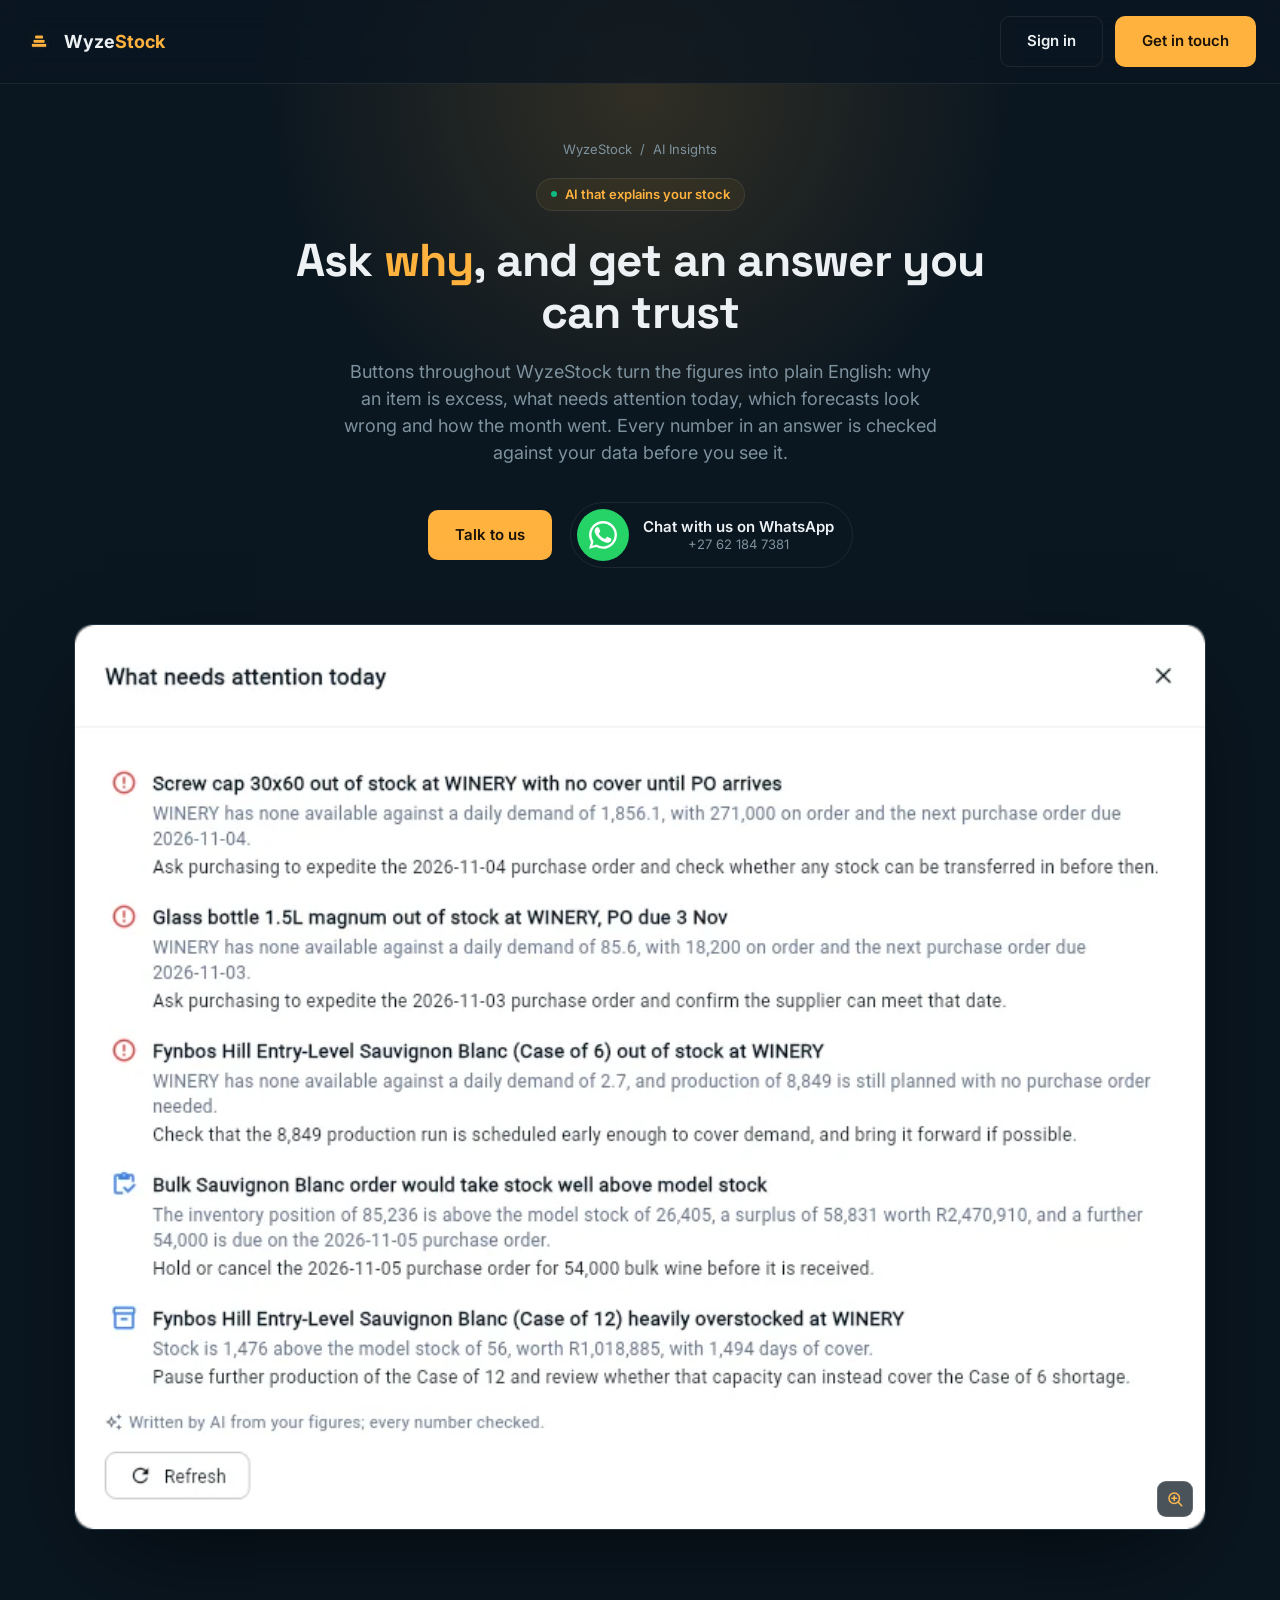
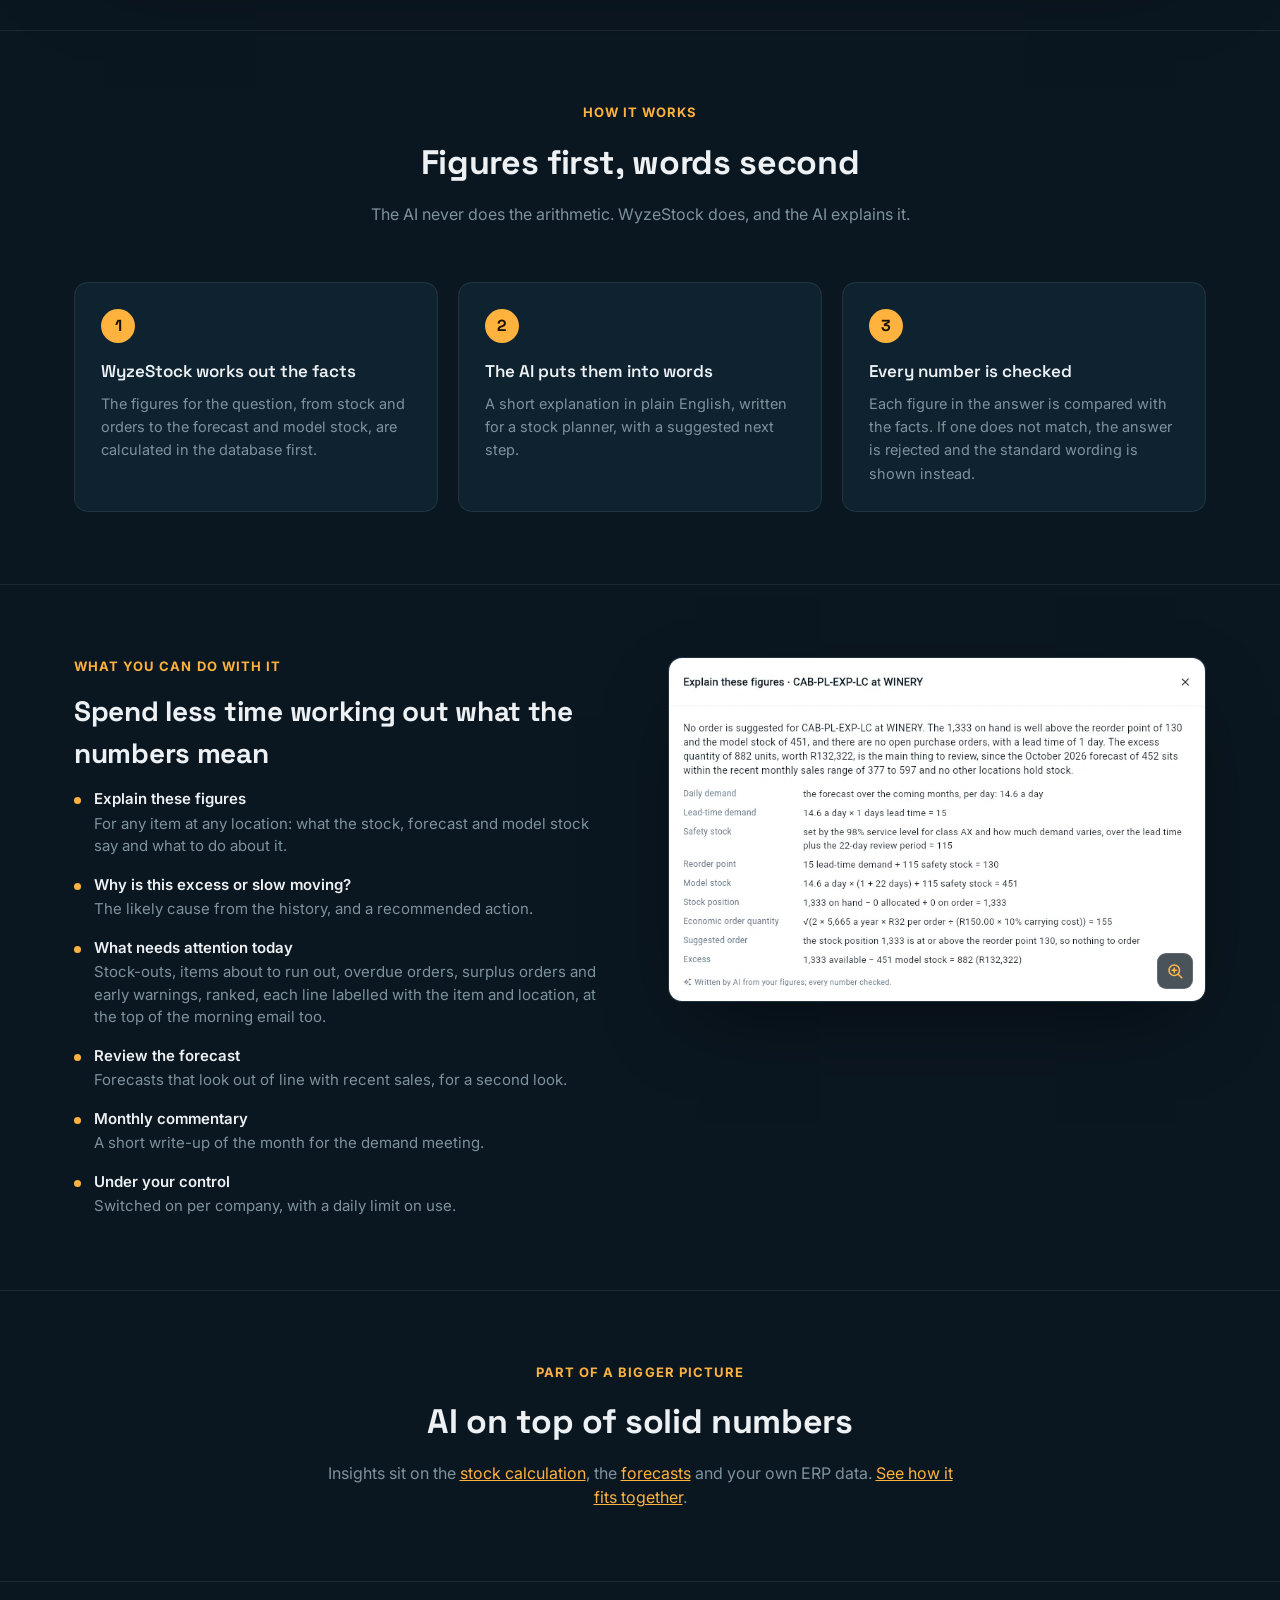
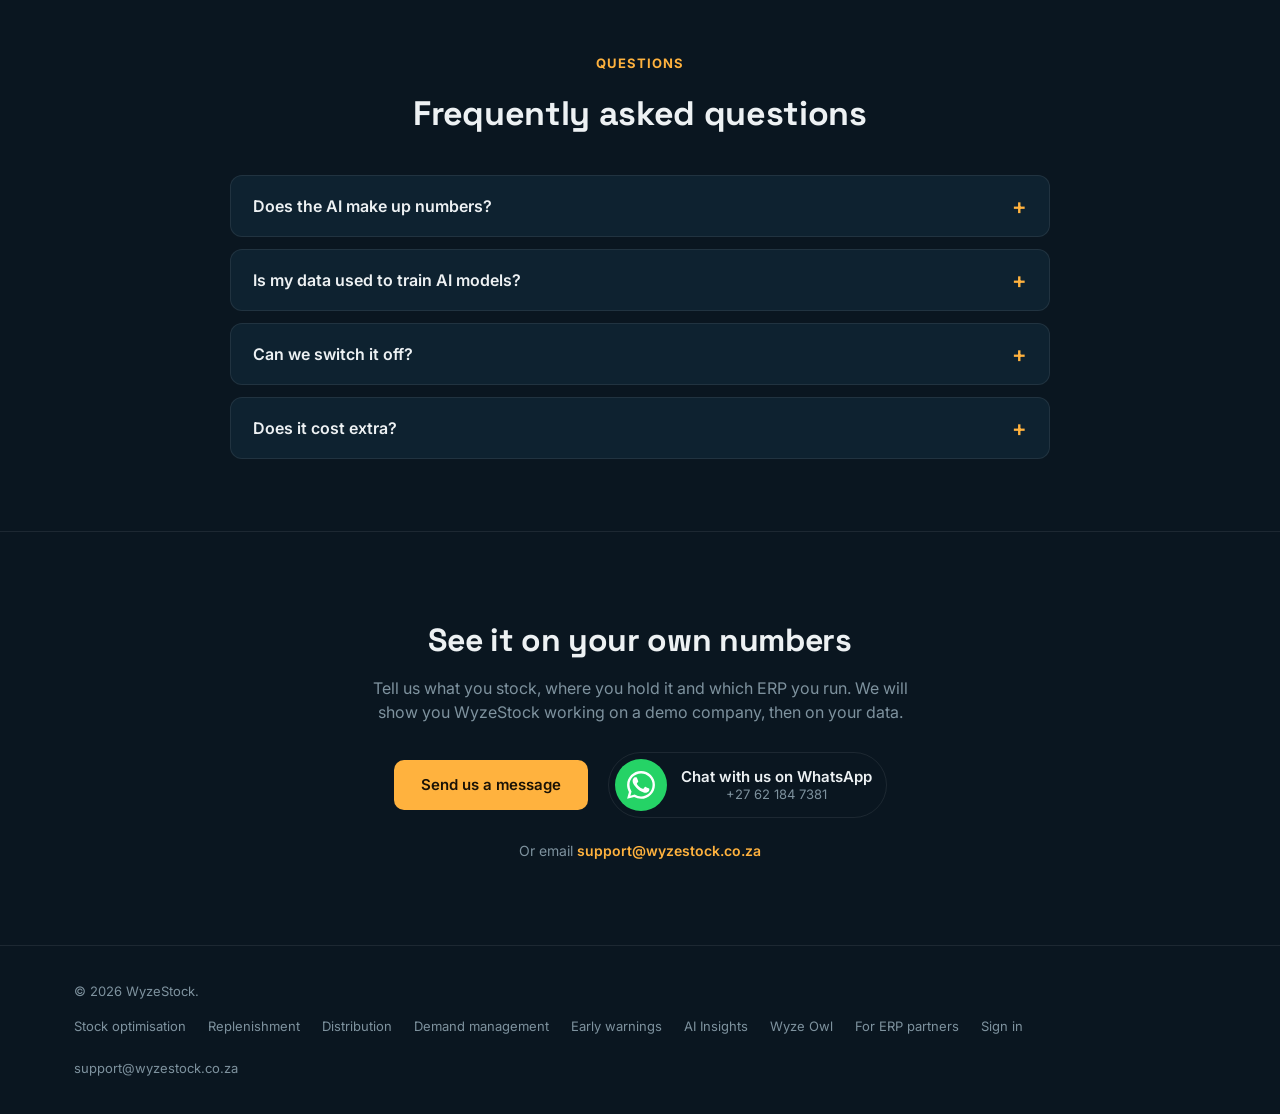
<file: ai-insights/index.html>
<!DOCTYPE html>
<html lang="en">
<head>
<meta charset="UTF-8">
<meta name="viewport" content="width=device-width, initial-scale=1.0">
<title>AI Insights for Inventory | WyzeStock</title>
<meta name="description" content="Plain-English explanations of stock, excess and forecasts, what needs attention today and a monthly commentary, with every number checked against your data.">
<link rel="canonical" href="https://wyzestock.com/ai-insights/">

<!-- Favicon -->
<link rel="icon" type="image/png" href="/favicon.png">
<link rel="apple-touch-icon" href="/images/icon-192.png?v=0a163372">

<!-- Fonts -->
<link rel="preconnect" href="https://fonts.googleapis.com">
<link rel="preconnect" href="https://fonts.gstatic.com" crossorigin>
<link href="https://fonts.googleapis.com/css2?family=Inter:wght@400;500;600;700;800&family=Space+Grotesk:wght@500;600;700&display=swap" rel="stylesheet">

<!-- Open Graph -->
<meta property="og:type" content="website">
<meta property="og:site_name" content="WyzeStock">
<meta property="og:title" content="AI Insights for Inventory | WyzeStock">
<meta property="og:description" content="Plain-English explanations of stock, excess and forecasts, what needs attention today and a monthly commentary, with every number checked against your data.">
<meta property="og:url" content="https://wyzestock.com/ai-insights/">
<meta property="og:image" content="https://wyzestock.com/images/og.png?v=aa6d2505">
<meta property="og:image:width" content="1200">
<meta property="og:image:height" content="630">

<!-- Twitter Card -->
<meta name="twitter:card" content="summary_large_image">
<meta name="twitter:title" content="AI Insights for Inventory | WyzeStock">
<meta name="twitter:description" content="Plain-English explanations of stock, excess and forecasts, what needs attention today and a monthly commentary, with every number checked against your data.">
<meta name="twitter:image" content="https://wyzestock.com/images/og.png?v=aa6d2505">

<meta name="theme-color" content="#0A1620">

<script type="application/ld+json">
{
  "@context": "https://schema.org",
  "@type": "BreadcrumbList",
  "itemListElement": [
    {
      "@type": "ListItem",
      "position": 1,
      "name": "WyzeStock",
      "item": "https://wyzestock.com/"
    },
    {
      "@type": "ListItem",
      "position": 2,
      "name": "AI Insights",
      "item": "https://wyzestock.com/ai-insights/"
    }
  ]
}
</script>
<style>
  :root {
    --navy-deep: #0A1620;
    --navy-mid: #0E2230;
    --navy-surface: #132A38;
    --amber: #FFB23E;
    --amber-dark: #9C7022;
    --on-accent: #1A1206;
    --positive: #10B981;
    --negative: #EF4444;
    --caution: #F59E0B;
    --info: #3B82F6;
    --purple: #8B5CF6;
    --text: #EDF1F3;
    --text-2: #7E929E;
    --line: rgba(255,255,255,0.08);
    --radius: 14px;
  }

  * { box-sizing: border-box; margin: 0; padding: 0; }

  html { scroll-behavior: smooth; }

  body {
    background: var(--navy-deep);
    color: var(--text);
    font-family: 'Inter', -apple-system, BlinkMacSystemFont, sans-serif;
    line-height: 1.5;
    -webkit-font-smoothing: antialiased;
  }

  h1, h2, h3, .brand-word {
    font-family: 'Space Grotesk', 'Inter', sans-serif;
  }

  a { color: inherit; }

  img { max-width: 100%; display: block; }

  .wrap {
    max-width: 1180px;
    margin: 0 auto;
    padding: 0 24px;
  }

  .accent { color: var(--amber); }

  .btn {
    display: inline-flex;
    align-items: center;
    justify-content: center;
    gap: 8px;
    padding: 13px 26px;
    border-radius: 10px;
    font-weight: 600;
    font-size: 15px;
    text-decoration: none;
    border: 1px solid transparent;
    cursor: pointer;
    transition: transform 0.15s ease, opacity 0.15s ease;
  }
  .btn:hover { transform: translateY(-1px); }

  .btn-primary {
    background: var(--amber);
    color: var(--on-accent);
  }
  .btn-primary:hover { opacity: 0.92; }

  .btn-ghost {
    background: transparent;
    border-color: var(--line);
    color: var(--text);
  }
  .btn-ghost:hover { border-color: rgba(255,255,255,0.22); }

  /* NAV */
  nav {
    position: fixed;
    top: 0; left: 0; right: 0;
    z-index: 100;
    background: rgba(10, 22, 32, 0.72);
    backdrop-filter: blur(14px);
    -webkit-backdrop-filter: blur(14px);
    border-bottom: 1px solid var(--line);
  }
  .nav-inner {
    max-width: 1180px;
    margin: 0 auto;
    padding: 16px 24px;
    display: flex;
    align-items: center;
    justify-content: space-between;
  }
  .nav-brand {
    display: flex;
    align-items: center;
    gap: 10px;
    font-weight: 700;
    font-size: 18px;
    text-decoration: none;
  }
  .nav-brand img { width: 30px; height: 30px; border-radius: 7px; }
  .nav-links {
    display: flex;
    align-items: center;
    gap: 28px;
    font-size: 14px;
    font-weight: 500;
    color: var(--text-2);
  }
  .nav-links a { text-decoration: none; transition: color 0.15s; }
  .nav-links a:hover { color: var(--text); }
  .nav-cta { display: flex; align-items: center; gap: 12px; }
  @media (max-width: 760px) {
    .nav-links { display: none; }
  }

  /* HERO */
  .hero {
    position: relative;
    padding: 168px 0 100px;
    overflow: hidden;
  }
  .hero::before {
    content: "";
    position: absolute;
    top: -220px; left: 50%;
    transform: translateX(-50%);
    width: 900px; height: 620px;
    background: radial-gradient(circle, rgba(255,178,62,0.16) 0%, rgba(255,178,62,0) 70%);
    pointer-events: none;
  }
  .hero-inner {
    position: relative;
    text-align: center;
    max-width: 780px;
    margin: 0 auto;
  }
  .eyebrow {
    display: inline-flex;
    align-items: center;
    gap: 8px;
    padding: 6px 14px;
    border: 1px solid var(--line);
    border-radius: 999px;
    font-size: 13px;
    font-weight: 600;
    color: var(--amber);
    background: rgba(255,178,62,0.06);
    margin-bottom: 24px;
  }
  .eyebrow .dot {
    width: 6px; height: 6px; border-radius: 50%;
    background: var(--positive);
  }
  .hero h1 {
    font-size: 52px;
    line-height: 1.12;
    font-weight: 700;
    letter-spacing: -0.02em;
    margin-bottom: 20px;
  }
  .hero-sub {
    font-size: 18px;
    color: var(--text-2);
    max-width: 600px;
    margin: 0 auto 36px;
  }
  .hero-ctas {
    display: flex;
    gap: 14px;
    justify-content: center;
    flex-wrap: wrap;
    margin-bottom: 40px;
  }
  .status-strip {
    display: flex;
    gap: 28px;
    justify-content: center;
    flex-wrap: wrap;
    font-size: 13px;
    color: var(--text-2);
  }
  .status-strip span { display: inline-flex; align-items: center; gap: 7px; }
  .status-strip .sdot { width: 6px; height: 6px; border-radius: 50%; background: var(--positive); }

  @media (max-width: 640px) {
    .hero { padding: 128px 0 64px; }
    .hero h1 { font-size: 34px; }
    .hero-sub { font-size: 16px; }
  }

  /* PRODUCT SHOT */
  .product-shot {
    padding: 0 0 100px;
  }
  .shot-frame {
    border: 1px solid var(--line);
    border-radius: 18px;
    overflow: hidden;
    box-shadow: 0 40px 100px -30px rgba(0,0,0,0.6);
    background: var(--navy-mid);
  }
  .shot-frame img { width: 100%; }

  /* FEATURES */
  .features { padding: 40px 0 110px; }
  .section-head { text-align: center; max-width: 640px; margin: 0 auto 56px; }
  .section-label {
    font-size: 13px;
    font-weight: 700;
    letter-spacing: 0.08em;
    text-transform: uppercase;
    color: var(--amber);
    margin-bottom: 14px;
  }
  .section-head h2 {
    font-size: 34px;
    font-weight: 700;
    letter-spacing: -0.01em;
    margin-bottom: 14px;
  }
  .section-head p { color: var(--text-2); font-size: 16px; }

  .feature-grid {
    display: grid;
    grid-template-columns: repeat(3, 1fr);
    gap: 1px;
    background: var(--line);
    border: 1px solid var(--line);
    border-radius: var(--radius);
    overflow: hidden;
  }
  .feature-card {
    background: var(--navy-deep);
    padding: 32px 28px;
    transition: background 0.15s ease;
  }
  .feature-card:hover { background: var(--navy-mid); }
  .feature-icon {
    width: 40px; height: 40px;
    border-radius: 10px;
    background: rgba(255,178,62,0.12);
    display: flex; align-items: center; justify-content: center;
    margin-bottom: 18px;
    font-size: 18px;
  }
  .feature-card h3 { font-size: 16px; font-weight: 600; margin-bottom: 10px; }
  .feature-card p { font-size: 14px; color: var(--text-2); line-height: 1.6; }

  @media (max-width: 860px) {
    .feature-grid { grid-template-columns: 1fr; }
  }

  /* SHOWCASE */
  .showcase-section { padding: 70px 0; border-top: 1px solid var(--line); }
  .showcase-row {
    display: flex;
    align-items: center;
    gap: 64px;
  }
  .showcase-row.reverse { flex-direction: row-reverse; }
  .showcase-text { flex: 0 0 38%; }
  .showcase-text .section-label { margin-bottom: 12px; }
  .showcase-text h2 { font-size: 28px; font-weight: 700; margin-bottom: 16px; letter-spacing: -0.01em; }
  .showcase-text p { color: var(--text-2); font-size: 15.5px; margin-bottom: 22px; }
  .showcase-list { list-style: none; display: flex; flex-direction: column; gap: 10px; }
  .showcase-list li {
    font-size: 14.5px;
    color: var(--text);
    display: flex;
    align-items: flex-start;
    gap: 10px;
  }
  .showcase-list li::before {
    content: "";
    flex: 0 0 auto;
    width: 6px; height: 6px;
    border-radius: 50%;
    background: var(--amber);
    margin-top: 7px;
  }
  .showcase-image { flex: 1 1 62%; min-width: 0; }
  .showcase-image-stack { display: flex; flex-direction: column; gap: 20px; }
  .showcase-frame {
    border: 1px solid var(--line);
    border-radius: var(--radius);
    overflow: hidden;
    background: var(--navy-mid);
    box-shadow: 0 30px 80px -30px rgba(0,0,0,0.55);
  }
  .showcase-frame img { width: 100%; }
  .showcase-frame.narrow { max-width: 92%; }

  @media (max-width: 900px) {
    .showcase-row, .showcase-row.reverse { flex-direction: column; }
    .showcase-text, .showcase-image { flex: 1 1 100%; }
  }

  /* CONTACT */
  .contact { padding: 110px 0; border-top: 1px solid var(--line); }
  .contact-inner {
    max-width: 620px;
    margin: 0 auto;
    background: var(--navy-mid);
    border: 1px solid var(--line);
    border-radius: 20px;
    padding: 48px;
  }
  @media (max-width: 640px) {
    .contact-inner { padding: 32px 24px; }
  }
  .contact-form { display: flex; flex-direction: column; gap: 18px; margin-top: 32px; }
  .form-row { display: flex; flex-direction: column; gap: 8px; }
  .form-row label { font-size: 13px; font-weight: 600; color: var(--text-2); }
  .form-row input, .form-row textarea {
    background: var(--navy-deep);
    border: 1px solid var(--line);
    border-radius: 9px;
    padding: 12px 14px;
    color: var(--text);
    font-family: inherit;
    font-size: 15px;
    outline: none;
    transition: border-color 0.15s;
  }
  .form-row input:focus, .form-row textarea:focus { border-color: var(--amber); }
  .form-row textarea { resize: vertical; min-height: 110px; }
  .contact-honeypot {
    position: absolute;
    left: -9999px;
    width: 1px; height: 1px;
    opacity: 0;
    pointer-events: none;
  }
  .contact-submit { margin-top: 6px; }
  .contact-submit button { width: 100%; }
  .form-status { font-size: 14px; margin-top: 4px; min-height: 18px; }
  .form-status.success { color: var(--positive); }
  .form-status.error { color: var(--negative); }

  .contact-alt {
    margin-top: 24px;
    padding-top: 24px;
    border-top: 1px solid var(--line);
    font-size: 14px;
    color: var(--text-2);
  }
  .contact-alt a { color: var(--amber); text-decoration: none; font-weight: 600; }

  /* FOOTER */
  footer {
    border-top: 1px solid var(--line);
    padding: 36px 0;
  }
  .footer-inner {
    display: flex;
    align-items: center;
    justify-content: space-between;
    flex-wrap: wrap;
    gap: 16px;
    font-size: 13px;
    color: var(--text-2);
  }
  .footer-links { display: flex; gap: 22px; }
  .footer-links a { text-decoration: none; color: var(--text-2); }
  .footer-links a:hover { color: var(--text); }

  /* ---------- v2 additions ---------- */
  .eyebrow .deg { font-family: 'Space Grotesk', sans-serif; font-weight: 700; }

  img { height: auto; }
  .section-sub { color: var(--text-2); font-size: 16px; }

  /* 360 HUB */
  .hub { padding: 40px 0 110px; }
  .hub-svg-wrap { max-width: 1000px; margin: 0 auto; }
  .hub-svg { width: 100%; height: auto; display: block; }
  .hub-svg .spoke { stroke: rgba(255,178,62,0.35); stroke-width: 1.5; stroke-dasharray: 4 6; }
  .hub-svg .ring { fill: none; stroke: rgba(255,255,255,0.06); stroke-width: 1; }
  .hub-svg .node { fill: #0E2230; stroke: rgba(255,255,255,0.12); stroke-width: 1; }
  .hub-svg .node-title { fill: #EDF1F3; font-family: 'Space Grotesk', 'Inter', sans-serif; font-weight: 600; font-size: 18px; }
  .hub-svg .node-sub { fill: #8DA1AC; font-family: 'Inter', sans-serif; font-size: 13px; }
  .hub-svg .hub-core { fill: #FFB23E; }
  .hub-svg .hub-num { fill: #1A1206; font-family: 'Space Grotesk', sans-serif; font-weight: 700; font-size: 40px; }
  .hub-svg .hub-cap { fill: #1A1206; font-family: 'Inter', sans-serif; font-weight: 600; font-size: 13px; }
  .hub-svg .hub-halo { fill: rgba(255,178,62,0.10); }

  .hub-mobile { display: none; }
  .hub-mobile .hub-core-m {
    background: var(--amber); color: var(--on-accent);
    border-radius: var(--radius); padding: 18px 20px; margin-bottom: 14px; text-align: center;
  }
  .hub-core-m strong { font-family: 'Space Grotesk', sans-serif; font-size: 28px; display: block; line-height: 1.1; }
  .hub-core-m span { font-size: 13px; font-weight: 600; }
  .hub-mobile ul { list-style: none; display: grid; grid-template-columns: 1fr 1fr; gap: 10px; }
  .hub-mobile li {
    background: var(--navy-mid); border: 1px solid var(--line); border-radius: 12px; padding: 14px;
  }
  .hub-mobile li b { display: block; font-family: 'Space Grotesk', sans-serif; font-size: 15px; margin-bottom: 4px; }
  .hub-mobile li span { font-size: 12.5px; color: var(--text-2); }
  @media (max-width: 640px) {
    .hub-svg-wrap { display: none; }
    .hub-mobile { display: block; }
  }

  .hub-points {
    display: grid; grid-template-columns: repeat(3, 1fr); gap: 20px; margin-top: 56px;
  }
  .hub-point { border-top: 2px solid var(--amber); padding-top: 16px; }
  .hub-point h3 { font-size: 16px; font-weight: 600; margin-bottom: 8px; }
  .hub-point p { font-size: 14px; color: var(--text-2); line-height: 1.6; }
  @media (max-width: 860px) { .hub-points { grid-template-columns: 1fr; gap: 24px; } }

  /* Feature grid: 9 cards */
  .feature-icon.is-new { background: rgba(255,178,62,0.2); }
  .tag-new {
    display: inline-block; margin-left: 8px; padding: 2px 8px; border-radius: 999px;
    font-size: 10.5px; font-weight: 700; letter-spacing: 0.06em; text-transform: uppercase;
    color: var(--amber); background: rgba(255,178,62,0.12); vertical-align: middle;
  }

  /* Showcase variants */
  .showcase-section .showcase-text .kicker-note { font-size: 13.5px; color: var(--text-2); margin-top: 18px; }
  .showcase-frame.light-ring { border-color: rgba(255,255,255,0.14); }
  .showcase-frame figcaption {
    padding: 10px 14px; font-size: 12.5px; color: var(--text-2);
    border-top: 1px solid var(--line); background: var(--navy-mid);
  }
  .showcase-frame.wide-scroll { overflow-x: auto; }
  @media (max-width: 900px) { .showcase-frame.wide-scroll img { min-width: 760px; } }
  .showcase-row.top-align { align-items: flex-start; }

  .segment-legend { display: flex; flex-wrap: wrap; gap: 8px; margin: 4px 0 22px; }
  .segment-legend span {
    font-size: 12.5px; font-weight: 600; padding: 5px 11px; border-radius: 999px;
    border: 1px solid var(--line); color: var(--text);
    display: inline-flex; align-items: center; gap: 7px;
  }
  .segment-legend i { width: 8px; height: 8px; border-radius: 2px; display: inline-block; }

  /* Two-up cards */
  .twoup { display: grid; grid-template-columns: 1fr 1fr; gap: 28px; align-items: stretch; }
  .twoup-card {
    background: var(--navy-mid); border: 1px solid var(--line); border-radius: var(--radius);
    padding: 26px; display: flex; flex-direction: column; gap: 14px;
  }
  .twoup-card h2 { font-size: 24px; font-weight: 700; letter-spacing: -0.01em; }
  .twoup-card p { font-size: 15px; color: var(--text-2); }
  .twoup-card .showcase-frame { margin-top: 6px; background: var(--navy-deep); }
  .twoup-card .frame-center { display: flex; justify-content: center; }
  .twoup-card .frame-center .showcase-frame { max-width: 360px; }
  @media (max-width: 900px) { .twoup { grid-template-columns: 1fr; } }

  /* Details grid */
  .details { padding: 70px 0 110px; border-top: 1px solid var(--line); }
  .details .feature-grid { grid-template-columns: repeat(3, 1fr); }
  @media (max-width: 860px) { .details .feature-grid { grid-template-columns: 1fr; } }
  @media (max-width: 900px) {
    .showcase-row, .showcase-row.reverse { align-items: stretch; }
    .showcase-image { width: 100%; }
  }

  /* Nav tweaks for more links */
  .nav-links { gap: 22px; }
  .nav-inner { max-width: 1280px; gap: 24px; }
  .nav-links a, .nav-brand span, .nav-cta .btn { white-space: nowrap; }
  @media (max-width: 1320px) { .nav-links { display: none; } }
  @media (max-width: 640px) {
    .nav-cta .btn { white-space: nowrap; padding: 9px 14px; font-size: 14px; }
    .nav-inner { padding: 12px 16px; }
    .nav-brand { font-size: 16px; }
  }

  /* ---------- Lightbox ---------- */
  .has-zoom { position: relative; }
  .has-zoom img[data-zoom] { cursor: zoom-in; }
  .has-zoom::after {
    content: ""; position: absolute; right: 12px; bottom: 12px; width: 34px; height: 34px;
    border-radius: 9px; background: rgba(10,22,32,0.82) url("data:image/svg+xml,%3Csvg xmlns='http://www.w3.org/2000/svg' width='18' height='18' viewBox='0 0 24 24' fill='none' stroke='%23FFB23E' stroke-width='2' stroke-linecap='round' stroke-linejoin='round'%3E%3Ccircle cx='11' cy='11' r='7'/%3E%3Cpath d='M21 21l-4.3-4.3M11 8v6M8 11h6'/%3E%3C/svg%3E") center/18px no-repeat;
    border: 1px solid rgba(255,255,255,0.14); pointer-events: none; opacity: 0.9;
    transition: opacity .15s ease, transform .15s ease;
  }
  .has-zoom:hover::after { opacity: 1; transform: scale(1.06); }
  .has-zoom.wide-scroll::after { position: sticky; float: right; margin: -46px 12px 0 0; }
  img[data-zoom]:focus-visible { outline: 2px solid var(--amber); outline-offset: -2px; }

  .lb { position: fixed; inset: 0; z-index: 1000; display: none; flex-direction: column;
        background: rgba(5,12,18,0.94); -webkit-backdrop-filter: blur(6px); backdrop-filter: blur(6px); }
  .lb.open { display: flex; animation: lbfade .18s ease; }
  @keyframes lbfade { from { opacity: 0; } to { opacity: 1; } }
  @media (prefers-reduced-motion: reduce) { .lb.open { animation: none; } }
  .lb-bar { display: flex; align-items: center; justify-content: space-between; gap: 16px; padding: 14px 20px; color: var(--text-2); font-size: 13.5px; }
  .lb-count { font-variant-numeric: tabular-nums; color: var(--text); font-weight: 600; }
  .lb-btn { width: 44px; height: 44px; border-radius: 12px; border: 1px solid var(--line); background: rgba(255,255,255,0.05);
            color: var(--text); cursor: pointer; display: inline-flex; align-items: center; justify-content: center; transition: background .15s, border-color .15s; }
  .lb-btn:hover { background: rgba(255,255,255,0.12); border-color: rgba(255,255,255,0.25); }
  .lb-btn:focus-visible { outline: 2px solid var(--amber); outline-offset: 2px; }
  .lb-btn svg { width: 20px; height: 20px; stroke: currentColor; fill: none; stroke-width: 2; stroke-linecap: round; stroke-linejoin: round; }
  .lb-stage { flex: 1; min-height: 0; display: flex; align-items: center; position: relative; padding: 0 76px; }
  .lb-scroll { flex: 1; height: 100%; overflow: auto; display: flex; align-items: center; justify-content: center; -webkit-overflow-scrolling: touch; }
  .lb-scroll.actual { align-items: flex-start; justify-content: flex-start; }
  .lb-img { display: block; max-width: 100%; max-height: 100%; width: auto; height: auto; border-radius: 10px;
            box-shadow: 0 30px 90px -20px rgba(0,0,0,0.7); cursor: zoom-in; background: var(--navy-mid); margin: auto; }
  .lb-scroll.actual .lb-img { max-width: none; max-height: none; cursor: zoom-out; margin: 0; }
  .lb-nav { position: absolute; top: 50%; transform: translateY(-50%); }
  .lb-prev { left: 16px; } .lb-next { right: 16px; }
  .lb-cap { padding: 14px 24px 22px; text-align: center; font-size: 13.5px; color: var(--text-2); max-width: 900px; margin: 0 auto; }
  .lb-cap b { color: var(--text); font-weight: 600; }
  @media (max-width: 700px) {
    .lb-stage { padding: 0 8px; }
    .lb-nav { top: auto; bottom: 8px; transform: none; background: rgba(10,22,32,0.9); }
    .lb-prev { left: 12px; } .lb-next { right: 12px; }
    .lb-cap { padding-bottom: 66px; font-size: 12.5px; }
  }
  body.lb-lock { overflow: hidden; }

  /* WhatsApp */
  .wa-block { margin-top: 28px; display: flex; flex-direction: column; gap: 12px; }
  .btn-whatsapp { background: #25D366; color: #06210F; width: 100%; }
  .btn-whatsapp:hover { opacity: 0.92; }
  .btn-whatsapp svg { width: 20px; height: 20px; fill: currentColor; flex: 0 0 auto; }
  .wa-note { font-size: 13px; color: var(--text-2); text-align: center; }
  .form-or { display: flex; align-items: center; gap: 14px; margin-top: 26px; font-size: 12.5px; color: var(--text-2); text-transform: uppercase; letter-spacing: 0.08em; }
  .form-or::before, .form-or::after { content: ""; flex: 1; height: 1px; background: var(--line); }
  .btn:focus-visible { outline: 2px solid var(--amber); outline-offset: 2px; }

  .wa-block { align-items: flex-start; }
  .wa-logo-link { display: inline-flex; align-items: center; gap: 14px; text-decoration: none; color: var(--text);
                  padding: 6px 14px 6px 6px; border-radius: 999px; border: 1px solid var(--line); transition: border-color .15s, background .15s; }
  .wa-logo-link:hover { border-color: rgba(37,211,102,0.55); background: rgba(37,211,102,0.07); }
  .wa-logo-link:focus-visible { outline: 2px solid var(--amber); outline-offset: 3px; }
  .wa-logo { width: 52px; height: 52px; flex: 0 0 auto; display: block; }
  .wa-text { display: flex; flex-direction: column; line-height: 1.3; }
  .wa-text strong { font-size: 15px; font-weight: 600; }
  .wa-text span { font-size: 13px; color: var(--text-2); }
  .footer-links { flex-wrap: wrap; }
  .learn-more { display: inline-block; margin-top: 18px; color: var(--amber); font-weight: 600; font-size: 14.5px; text-decoration: none; }
  .learn-more:hover { text-decoration: underline; }

  /* ---------- landing pages ---------- */
  .hero.page-hero { padding: 140px 0 48px; }
  .page-hero .hero-inner { max-width: 820px; }
  .page-hero h1 { font-size: 46px; }
  @media (max-width: 640px) { .page-hero h1 { font-size: 31px; } .hero.page-hero { padding: 112px 0 36px; } }
  .crumbs { font-size: 13px; color: var(--text-2); margin-bottom: 18px; }
  .crumbs a { color: var(--text-2); text-decoration: none; }
  .crumbs a:hover { color: var(--text); }
  .hero-actions { display: flex; gap: 18px; justify-content: center; align-items: center; flex-wrap: wrap; margin-bottom: 8px; }
  .hero-actions .wa-logo-link { padding-right: 18px; }

  .lp-section { padding: 72px 0; border-top: 1px solid var(--line); }
  .steps { display: grid; grid-template-columns: repeat(3, 1fr); gap: 20px; }
  .step { background: var(--navy-mid); border: 1px solid var(--line); border-radius: var(--radius); padding: 26px; }
  .step-num { width: 34px; height: 34px; border-radius: 50%; background: var(--amber); color: var(--on-accent);
              font-family: 'Space Grotesk', sans-serif; font-weight: 700; display: flex; align-items: center; justify-content: center; margin-bottom: 16px; }
  .step h3 { font-size: 17px; font-weight: 600; margin-bottom: 8px; }
  .step p { font-size: 14.5px; color: var(--text-2); line-height: 1.6; }
  @media (max-width: 860px) { .steps { grid-template-columns: 1fr; } }

  .two-col { display: grid; grid-template-columns: 1fr 1fr; gap: 56px; align-items: start; }
  @media (max-width: 900px) { .two-col { grid-template-columns: 1fr; gap: 32px; } }
  .prose h2 { font-size: 28px; font-weight: 700; letter-spacing: -0.01em; margin-bottom: 14px; }
  .prose p { color: var(--text-2); font-size: 15.5px; margin-bottom: 16px; }
  .prose a { color: var(--amber); }
  .stack { display: flex; flex-direction: column; gap: 20px; }
  .two-col > * { min-width: 0; }
  .stack > .showcase-frame { max-width: 100%; }

  .chip-row { display: flex; flex-wrap: wrap; gap: 8px; margin: 6px 0 22px; }
  .chip { font-size: 13px; font-weight: 600; padding: 6px 12px; border-radius: 999px; border: 1px solid var(--line);
          display: inline-flex; align-items: center; gap: 8px; color: var(--text); background: rgba(255,255,255,0.03); }
  .chip i { width: 9px; height: 9px; border-radius: 2px; display: inline-block; }
  .chip.plain { font-weight: 500; color: var(--text-2); }

  .benefit-list { list-style: none; display: flex; flex-direction: column; gap: 16px; }
  .benefit-list li { padding-left: 20px; position: relative; font-size: 15px; color: var(--text-2); }
  .benefit-list li::before { content: ""; position: absolute; left: 0; top: 9px; width: 7px; height: 7px; border-radius: 50%; background: var(--amber); }
  .benefit-list li strong { color: var(--text); display: block; margin-bottom: 2px; font-weight: 600; }

  .faq { max-width: 820px; margin: 0 auto; display: flex; flex-direction: column; gap: 12px; }
  .faq details { background: var(--navy-mid); border: 1px solid var(--line); border-radius: 12px; padding: 0; }
  .faq summary { list-style: none; cursor: pointer; padding: 18px 22px; font-weight: 600; font-size: 16px; display: flex; justify-content: space-between; gap: 16px; align-items: center; }
  .faq summary::-webkit-details-marker { display: none; }
  .faq summary::after { content: "+"; color: var(--amber); font-size: 22px; line-height: 1; flex: 0 0 auto; }
  .faq details[open] summary::after { content: "\2212"; }
  .faq summary:focus-visible { outline: 2px solid var(--amber); outline-offset: 2px; border-radius: 12px; }
  .faq .ans { padding: 0 22px 20px; color: var(--text-2); font-size: 15px; line-height: 1.65; }

  .cta-band { text-align: center; padding: 84px 0; border-top: 1px solid var(--line); }
  .cta-band h2 { font-size: 32px; font-weight: 700; letter-spacing: -0.01em; margin-bottom: 12px; }
  .cta-band p { color: var(--text-2); max-width: 560px; margin: 0 auto 28px; font-size: 16px; }
  .cta-row { display: flex; gap: 20px; justify-content: center; align-items: center; flex-wrap: wrap; }
  .cta-mail { margin-top: 22px; font-size: 14px; color: var(--text-2); }
  .cta-mail a { color: var(--amber); font-weight: 600; text-decoration: none; }

  .footer-links { flex-wrap: wrap; }

  /* Intro video (home page) */
  .intro-video { padding: 72px 0 24px; }
  .video-frame { max-width: 960px; margin: 0 auto; border-radius: 14px; overflow: hidden; border: 1px solid var(--border, rgba(255,255,255,0.08)); box-shadow: 0 30px 80px rgba(0,0,0,0.45); background: #000; aspect-ratio: 16 / 9; position: relative; }
  .video-frame video { display: block; width: 100%; height: 100%; object-fit: contain; background: #000; }
  @media (max-width: 640px) { .intro-video { padding: 48px 0 8px; } .video-frame { border-radius: 10px; } }
  .sound-on { position: absolute; top: 14px; right: 14px; border: 0; cursor: pointer; border-radius: 999px; padding: 9px 16px;
    font: 600 14px Inter, sans-serif; background: var(--amber, #FFB23E); color: #1A1206; box-shadow: 0 4px 14px rgba(0,0,0,.35); }
  .sound-on[hidden] { display: none; }

  /* Wyze Owl chat example (an illustration built in HTML, not a screenshot) */
  .owl-mark { width: 22px; height: 22px; color: var(--text); flex: 0 0 auto; }
  .owl-chat { border: 1px solid var(--line); border-radius: var(--radius); background: var(--navy-mid); box-shadow: 0 30px 80px -30px rgba(0,0,0,0.55); overflow: hidden; }
  .owl-chat-head { display: flex; align-items: center; gap: 10px; padding: 14px 18px; border-bottom: 1px solid var(--line); font-weight: 700; }
  .owl-chat-head .owl-mark { width: 26px; height: 26px; }
  .owl-chat-head small { margin-left: auto; font-weight: 500; font-size: 12px; color: var(--text-2); }
  .owl-chat-body { padding: 18px; display: flex; flex-direction: column; gap: 12px; }
  .owl-msg { display: flex; gap: 8px; align-items: flex-start; }
  .owl-msg.me { justify-content: flex-end; }
  .owl-bubble { max-width: 86%; padding: 10px 14px; border-radius: 12px; font-size: 14px; line-height: 1.5; background: rgba(255,255,255,0.06); }
  .owl-msg.me .owl-bubble { background: rgba(255,178,62,0.16); }
  .owl-bubble ol { margin: 6px 0 0 18px; padding: 0; }
  .owl-msg .owl-mark { margin-top: 8px; width: 20px; height: 20px; }
  .owl-chat-foot { padding: 10px 18px 14px; border-top: 1px solid var(--line); font-size: 12px; color: var(--text-2); }
  .owl-note h3 { margin-bottom: 12px; }

  /* ---------- WyzeStock additions ---------- */
  .flow-svg { width: 100%; height: auto; display: block; }
  .stat-row { display: grid; grid-template-columns: repeat(3, 1fr); gap: 1px; background: var(--line); border: 1px solid var(--line);
               border-radius: var(--radius); overflow: hidden; margin-top: 8px; }
  .stat { background: var(--navy-mid); padding: 22px 20px; }
  .stat b { display: block; font-family: 'Space Grotesk', sans-serif; font-size: 26px; color: var(--amber); line-height: 1.1; margin-bottom: 6px; }
  .stat span { font-size: 13.5px; color: var(--text-2); }
  @media (max-width: 760px) { .stat-row { grid-template-columns: 1fr; } }
</style>
</head>
<body>

<nav>
  <div class="nav-inner">
    <a href="/" class="nav-brand">
      <img src="/images/icon-192.png?v=0a163372" alt="WyzeStock logo">
      <span>Wyze<span class="accent">Stock</span></span>
    </a>
    <div class="nav-links">
      <a href="/stock-optimisation/">Optimisation</a>
      <a href="/replenishment/">Replenishment</a>
      <a href="/distribution/">Distribution</a>
      <a href="/demand-management/">Demand</a>
      <a href="/early-warnings/">Warnings</a>
      <a href="/ai-insights/">AI Insights</a>
      <a href="/wyze-owl/">Wyze Owl</a>
      <a href="/partners/">Partners</a>
    </div>
    <div class="nav-cta">
      <a href="https://app.wyzestock.co.za" class="btn btn-ghost">Sign in</a>
      <a href="/#contact" class="btn btn-primary">Get in touch</a>
    </div>
  </div>
</nav>

<main id="top">

  <section class="hero page-hero">
    <div class="wrap hero-inner">
      <div class="crumbs"><a href="/">WyzeStock</a> &nbsp;/&nbsp; AI Insights</div>
      <div class="eyebrow"><span class="dot"></span> AI that explains your stock</div>
      <h1>Ask <span class="accent">why</span>, and get an answer you can trust</h1>
      <p class="hero-sub">Buttons throughout WyzeStock turn the figures into plain English: why an item is excess, what needs attention today, which forecasts look wrong and how the month went. Every number in an answer is checked against your data before you see it.</p>
      <div class="hero-actions">
        <a href="/#contact" class="btn btn-primary">Talk to us</a>
        <a class="wa-logo-link" href="https://wa.me/27621847381?text=Hi%2C%20I%27d%20like%20to%20find%20out%20more%20about%20WyzeStock." target="_blank" rel="noopener" aria-label="Chat with us on WhatsApp, +27 62 184 7381 (opens in a new tab)">
            <svg class="wa-logo" viewBox="0 0 24 24" aria-hidden="true"><circle cx="12" cy="12" r="12" fill="#25D366"/><g transform="translate(4.3 4.3) scale(0.64)"><path fill="#fff" d="M17.47 14.38c-.3-.15-1.76-.87-2.03-.97-.27-.1-.47-.15-.67.15-.2.3-.77.97-.94 1.17-.17.2-.35.22-.65.07-.3-.15-1.26-.46-2.4-1.48-.89-.79-1.49-1.77-1.66-2.07-.17-.3-.02-.46.13-.61.13-.13.3-.35.45-.52.15-.17.2-.3.3-.5.1-.2.05-.37-.02-.52-.07-.15-.67-1.62-.92-2.22-.24-.58-.49-.5-.67-.51h-.57c-.2 0-.52.07-.8.37-.27.3-1.04 1.02-1.04 2.48s1.07 2.88 1.22 3.08c.15.2 2.1 3.2 5.08 4.49.71.31 1.26.49 1.69.63.71.23 1.36.2 1.87.12.57-.08 1.76-.72 2.01-1.41.25-.69.25-1.29.17-1.41-.07-.12-.27-.2-.57-.35zM12.04 2C6.5 2 2 6.5 2 12.04c0 1.77.46 3.5 1.34 5.02L2 22l5.06-1.33a10 10 0 0 0 4.98 1.32h.01c5.54 0 10.04-4.5 10.04-10.04 0-2.68-1.04-5.2-2.94-7.1A9.96 9.96 0 0 0 12.04 2zm0 18.3h-.01a8.3 8.3 0 0 1-4.23-1.16l-.3-.18-3.12.82.83-3.04-.2-.31a8.27 8.27 0 0 1-1.27-4.39c0-4.58 3.73-8.3 8.31-8.3 2.22 0 4.3.87 5.87 2.43a8.25 8.25 0 0 1 2.43 5.87c0 4.58-3.73 8.3-8.31 8.3z"/></g></svg>
            <span class="wa-text"><strong>Chat with us on WhatsApp</strong><span>+27 62 184 7381</span></span>
          </a>
      </div>
    </div>
  </section>

  <section class="product-shot">
    <div class="wrap">
      <div class="shot-frame">
        <div><img src="/images/ai-attention.webp?v=f70134f6" alt="WyzeStock What needs attention today" loading="eager"></div>
      </div>
    </div>
  </section>

  <section class="lp-section">
    <div class="wrap">
      <div class="section-head">
        <div class="section-label">How it works</div>
        <h2>Figures first, words second</h2>
        <p>The AI never does the arithmetic. WyzeStock does, and the AI explains it.</p>
      </div>
      <div class="steps">
        <div class="step"><div class="step-num">1</div><h3>WyzeStock works out the facts</h3>
          <p>The figures for the question, from stock and orders to the forecast and model stock, are calculated in the database first.</p></div>
        <div class="step"><div class="step-num">2</div><h3>The AI puts them into words</h3>
          <p>A short explanation in plain English, written for a stock planner, with a suggested next step.</p></div>
        <div class="step"><div class="step-num">3</div><h3>Every number is checked</h3>
          <p>Each figure in the answer is compared with the facts. If one does not match, the answer is rejected and the standard wording is shown instead.</p></div>
      </div>
    </div>
  </section>

  <section class="lp-section">
    <div class="wrap">
      <div class="two-col">
        <div class="prose">
          <div class="section-label">What you can do with it</div>
          <h2>Spend less time working out what the numbers mean</h2>
          <ul class="benefit-list">
            <li><strong>Explain these figures</strong>For any item at any location: what the stock, forecast and model stock say and what to do about it.</li>
            <li><strong>Why is this excess or slow moving?</strong>The likely cause from the history, and a recommended action.</li>
            <li><strong>What needs attention today</strong>Stock-outs, items about to run out, overdue orders, surplus orders and early warnings, ranked, each line labelled with the item and location, at the top of the morning email too.</li>
            <li><strong>Review the forecast</strong>Forecasts that look out of line with recent sales, for a second look.</li>
            <li><strong>Monthly commentary</strong>A short write-up of the month for the demand meeting.</li>
            <li><strong>Under your control</strong>Switched on per company, with a daily limit on use.</li>
          </ul>
        </div>
        <div class="stack">
          <div class="showcase-frame"><img src="/images/ai-explain.webp?v=14f60831" alt="WyzeStock Explain these figures" loading="lazy"></div>
        </div>
      </div>
    </div>
  </section>

  <section class="lp-section">
    <div class="wrap">
      <div class="section-head" style="margin-bottom:0;">
        <div class="section-label">Part of a bigger picture</div>
        <h2>AI on top of solid numbers</h2>
        <p>Insights sit on the <a href="/stock-optimisation/" style="color:var(--amber)">stock calculation</a>, the <a href="/demand-management/" style="color:var(--amber)">forecasts</a> and your own ERP data. <a href="/#hub" style="color:var(--amber)">See how it fits together</a>.</p>
      </div>
    </div>
  </section>

  <section class="lp-section" id="faq">
    <div class="wrap">
      <div class="section-head" style="margin-bottom:36px;">
        <div class="section-label">Questions</div>
        <h2>Frequently asked questions</h2>
      </div>
      <div class="faq">
        <details><summary>Does the AI make up numbers?</summary><div class="ans">No. WyzeStock calculates every figure first, and any answer containing a number that is not in the facts is thrown away.</div></details>
        <details><summary>Is my data used to train AI models?</summary><div class="ans">No. Only the figures needed for the question are sent, and they are not used for training.</div></details>
        <details><summary>Can we switch it off?</summary><div class="ans">Yes, per company. Everything else in WyzeStock works the same without it.</div></details>
        <details><summary>Does it cost extra?</summary><div class="ans">Talk to us. AI Insights is available on request and has a daily limit on use.</div></details>
      </div>
    </div>
  </section>

  <section class="cta-band">
    <div class="wrap">
      <h2>See it on your own numbers</h2>
      <p>Tell us what you stock, where you hold it and which ERP you run. We will show you WyzeStock working on a demo company, then on your data.</p>
      <div class="cta-row">
        <a href="/#contact" class="btn btn-primary">Send us a message</a>
        <a class="wa-logo-link" href="https://wa.me/27621847381?text=Hi%2C%20I%27d%20like%20to%20find%20out%20more%20about%20WyzeStock." target="_blank" rel="noopener" aria-label="Chat with us on WhatsApp, +27 62 184 7381 (opens in a new tab)">
            <svg class="wa-logo" viewBox="0 0 24 24" aria-hidden="true"><circle cx="12" cy="12" r="12" fill="#25D366"/><g transform="translate(4.3 4.3) scale(0.64)"><path fill="#fff" d="M17.47 14.38c-.3-.15-1.76-.87-2.03-.97-.27-.1-.47-.15-.67.15-.2.3-.77.97-.94 1.17-.17.2-.35.22-.65.07-.3-.15-1.26-.46-2.4-1.48-.89-.79-1.49-1.77-1.66-2.07-.17-.3-.02-.46.13-.61.13-.13.3-.35.45-.52.15-.17.2-.3.3-.5.1-.2.05-.37-.02-.52-.07-.15-.67-1.62-.92-2.22-.24-.58-.49-.5-.67-.51h-.57c-.2 0-.52.07-.8.37-.27.3-1.04 1.02-1.04 2.48s1.07 2.88 1.22 3.08c.15.2 2.1 3.2 5.08 4.49.71.31 1.26.49 1.69.63.71.23 1.36.2 1.87.12.57-.08 1.76-.72 2.01-1.41.25-.69.25-1.29.17-1.41-.07-.12-.27-.2-.57-.35zM12.04 2C6.5 2 2 6.5 2 12.04c0 1.77.46 3.5 1.34 5.02L2 22l5.06-1.33a10 10 0 0 0 4.98 1.32h.01c5.54 0 10.04-4.5 10.04-10.04 0-2.68-1.04-5.2-2.94-7.1A9.96 9.96 0 0 0 12.04 2zm0 18.3h-.01a8.3 8.3 0 0 1-4.23-1.16l-.3-.18-3.12.82.83-3.04-.2-.31a8.27 8.27 0 0 1-1.27-4.39c0-4.58 3.73-8.3 8.31-8.3 2.22 0 4.3.87 5.87 2.43a8.25 8.25 0 0 1 2.43 5.87c0 4.58-3.73 8.3-8.31 8.3z"/></g></svg>
            <span class="wa-text"><strong>Chat with us on WhatsApp</strong><span>+27 62 184 7381</span></span>
          </a>
      </div>
      <div class="cta-mail">Or email <a href="mailto:support@wyzestock.co.za">support@wyzestock.co.za</a></div>
    </div>
  </section>

</main>

<footer>
  <div class="wrap footer-inner">
    <div>&copy; 2026 WyzeStock.</div>
    <div class="footer-links">
      <a href="/stock-optimisation/">Stock optimisation</a>
      <a href="/replenishment/">Replenishment</a>
      <a href="/distribution/">Distribution</a>
      <a href="/demand-management/">Demand management</a>
      <a href="/early-warnings/">Early warnings</a>
      <a href="/ai-insights/">AI Insights</a>
      <a href="/wyze-owl/">Wyze Owl</a>
      <a href="/partners/">For ERP partners</a>
      <a href="https://app.wyzestock.co.za">Sign in</a>
      <a href="mailto:support@wyzestock.co.za">support@wyzestock.co.za</a>
    </div>
  </div>
</footer>

<script>
  const form = document.getElementById('contact-form');
  if (form) {
  const statusEl = document.getElementById('form-status');
  const submitBtn = document.getElementById('contact-submit-btn');

  form.addEventListener('submit', async function (e) {
    e.preventDefault();

    const name = document.getElementById('name').value.trim();
    const email = document.getElementById('email').value.trim();
    const message = document.getElementById('message').value.trim();
    const website = document.getElementById('website').value; // honeypot

    submitBtn.disabled = true;
    submitBtn.textContent = 'Sending…';
    statusEl.textContent = '';
    statusEl.className = 'form-status';

    try {
      const res = await fetch('https://zaupomwvqpzmsrkoftlr.supabase.co/functions/v1/send-contact-email', {
        method: 'POST',
        headers: { 'Content-Type': 'application/json' },
        body: JSON.stringify({ name, email, message, website })
      });

      const data = await res.json();

      if (!res.ok || data.error) {
        throw new Error(data.error || 'Something went wrong');
      }

      statusEl.textContent = "Thanks, we've got your message and will be in touch soon.";
      statusEl.className = 'form-status success';
      form.reset();
    } catch (err) {
      statusEl.textContent = "Couldn't send that. Please try again, or email support@wyzestock.co.za directly.";
      statusEl.className = 'form-status error';
    } finally {
      submitBtn.disabled = false;
      submitBtn.textContent = 'Send message';
    }
  });
  }
</script>

<script>
(function () {
  var imgs = Array.prototype.slice.call(document.querySelectorAll('.shot-frame img, .showcase-frame img'))
    .filter(function (i) { return i.getAttribute('src').indexOf('shot-sync') === -1; });
  if (!imgs.length) return;

  imgs.forEach(function (img, idx) {
    img.setAttribute('data-zoom', idx);
    img.setAttribute('tabindex', '0');
    img.setAttribute('role', 'button');
    img.setAttribute('aria-label', 'Enlarge screenshot: ' + (img.alt || ''));
    var frame = img.closest('.shot-frame, .showcase-frame');
    if (frame) frame.classList.add('has-zoom');
    img.addEventListener('click', function () { openAt(idx, img); });
    img.addEventListener('keydown', function (e) {
      if (e.key === 'Enter' || e.key === ' ') { e.preventDefault(); openAt(idx, img); }
    });
  });

  var ICON = {
    close: '<svg viewBox="0 0 24 24" aria-hidden="true"><path d="M6 6l12 12M18 6L6 18"/></svg>',
    prev: '<svg viewBox="0 0 24 24" aria-hidden="true"><path d="M15 5l-7 7 7 7"/></svg>',
    next: '<svg viewBox="0 0 24 24" aria-hidden="true"><path d="M9 5l7 7-7 7"/></svg>'
  };
  var lb = document.createElement('div');
  lb.className = 'lb';
  lb.setAttribute('role', 'dialog');
  lb.setAttribute('aria-modal', 'true');
  lb.setAttribute('aria-label', 'Screenshot viewer');
  lb.innerHTML =
    '<div class="lb-bar"><span class="lb-count" aria-live="polite"></span>' +
    '<button type="button" class="lb-btn lb-close" aria-label="Close (Esc)">' + ICON.close + '</button></div>' +
    '<div class="lb-stage">' +
      '<button type="button" class="lb-btn lb-nav lb-prev" aria-label="Previous screenshot">' + ICON.prev + '</button>' +
      '<div class="lb-scroll"><img class="lb-img" alt=""></div>' +
      '<button type="button" class="lb-btn lb-nav lb-next" aria-label="Next screenshot">' + ICON.next + '</button>' +
    '</div>' +
    '<div class="lb-cap"></div>';
  document.body.appendChild(lb);

  var elCount = lb.querySelector('.lb-count'), elImg = lb.querySelector('.lb-img'),
      elScroll = lb.querySelector('.lb-scroll'), elCap = lb.querySelector('.lb-cap'),
      btnClose = lb.querySelector('.lb-close'), btnPrev = lb.querySelector('.lb-prev'),
      btnNext = lb.querySelector('.lb-next');
  var cur = 0, opener = null;

  function show(i) {
    cur = (i + imgs.length) % imgs.length;
    var src = imgs[cur];
    elScroll.classList.remove('actual');
    elScroll.scrollTo(0, 0);
    elImg.src = src.currentSrc || src.src;
    elImg.alt = src.alt;
    elCount.textContent = (cur + 1) + ' / ' + imgs.length;
    elCap.innerHTML = '<b>' + escapeHtml(src.alt) + '</b><br>Tap or click the image to switch between fit and full size. Use the arrows to move between screens.';
  }
  function escapeHtml(t) { return String(t).replace(/[&<>"]/g, function (c) { return {'&':'&amp;','<':'&lt;','>':'&gt;','"':'&quot;'}[c]; }); }
  function openAt(i, from) {
    opener = from || null;
    show(i);
    lb.classList.add('open');
    document.body.classList.add('lb-lock');
    btnClose.focus();
  }
  function close() {
    lb.classList.remove('open');
    document.body.classList.remove('lb-lock');
    if (opener) opener.focus();
  }

  btnClose.addEventListener('click', close);
  btnPrev.addEventListener('click', function () { show(cur - 1); });
  btnNext.addEventListener('click', function () { show(cur + 1); });
  elImg.addEventListener('click', function () { elScroll.classList.toggle('actual'); });
  lb.addEventListener('click', function (e) { if (e.target === lb || e.target === elScroll || e.target.classList.contains('lb-stage')) close(); });

  document.addEventListener('keydown', function (e) {
    if (!lb.classList.contains('open')) return;
    if (e.key === 'Escape') { close(); }
    else if (e.key === 'ArrowLeft') { e.preventDefault(); show(cur - 1); }
    else if (e.key === 'ArrowRight') { e.preventDefault(); show(cur + 1); }
    else if (e.key === 'Tab') {
      var f = [btnClose, btnPrev, btnNext], i = f.indexOf(document.activeElement);
      e.preventDefault();
      f[(i + (e.shiftKey ? -1 : 1) + f.length) % f.length].focus();
    }
  });

  // swipe on touch screens (only when fitted, so scrolling a full-size image still works)
  var sx = null, sy = null;
  lb.addEventListener('touchstart', function (e) { if (e.touches.length === 1) { sx = e.touches[0].clientX; sy = e.touches[0].clientY; } else { sx = null; } }, { passive: true });
  lb.addEventListener('touchend', function (e) {
    if (sx === null || elScroll.classList.contains('actual')) return;
    var dx = e.changedTouches[0].clientX - sx, dy = e.changedTouches[0].clientY - sy;
    if (Math.abs(dx) > 60 && Math.abs(dx) > Math.abs(dy) * 1.5) show(cur + (dx < 0 ? 1 : -1));
    sx = null;
  }, { passive: true });
})();
</script>
</body>
</html>
</file>
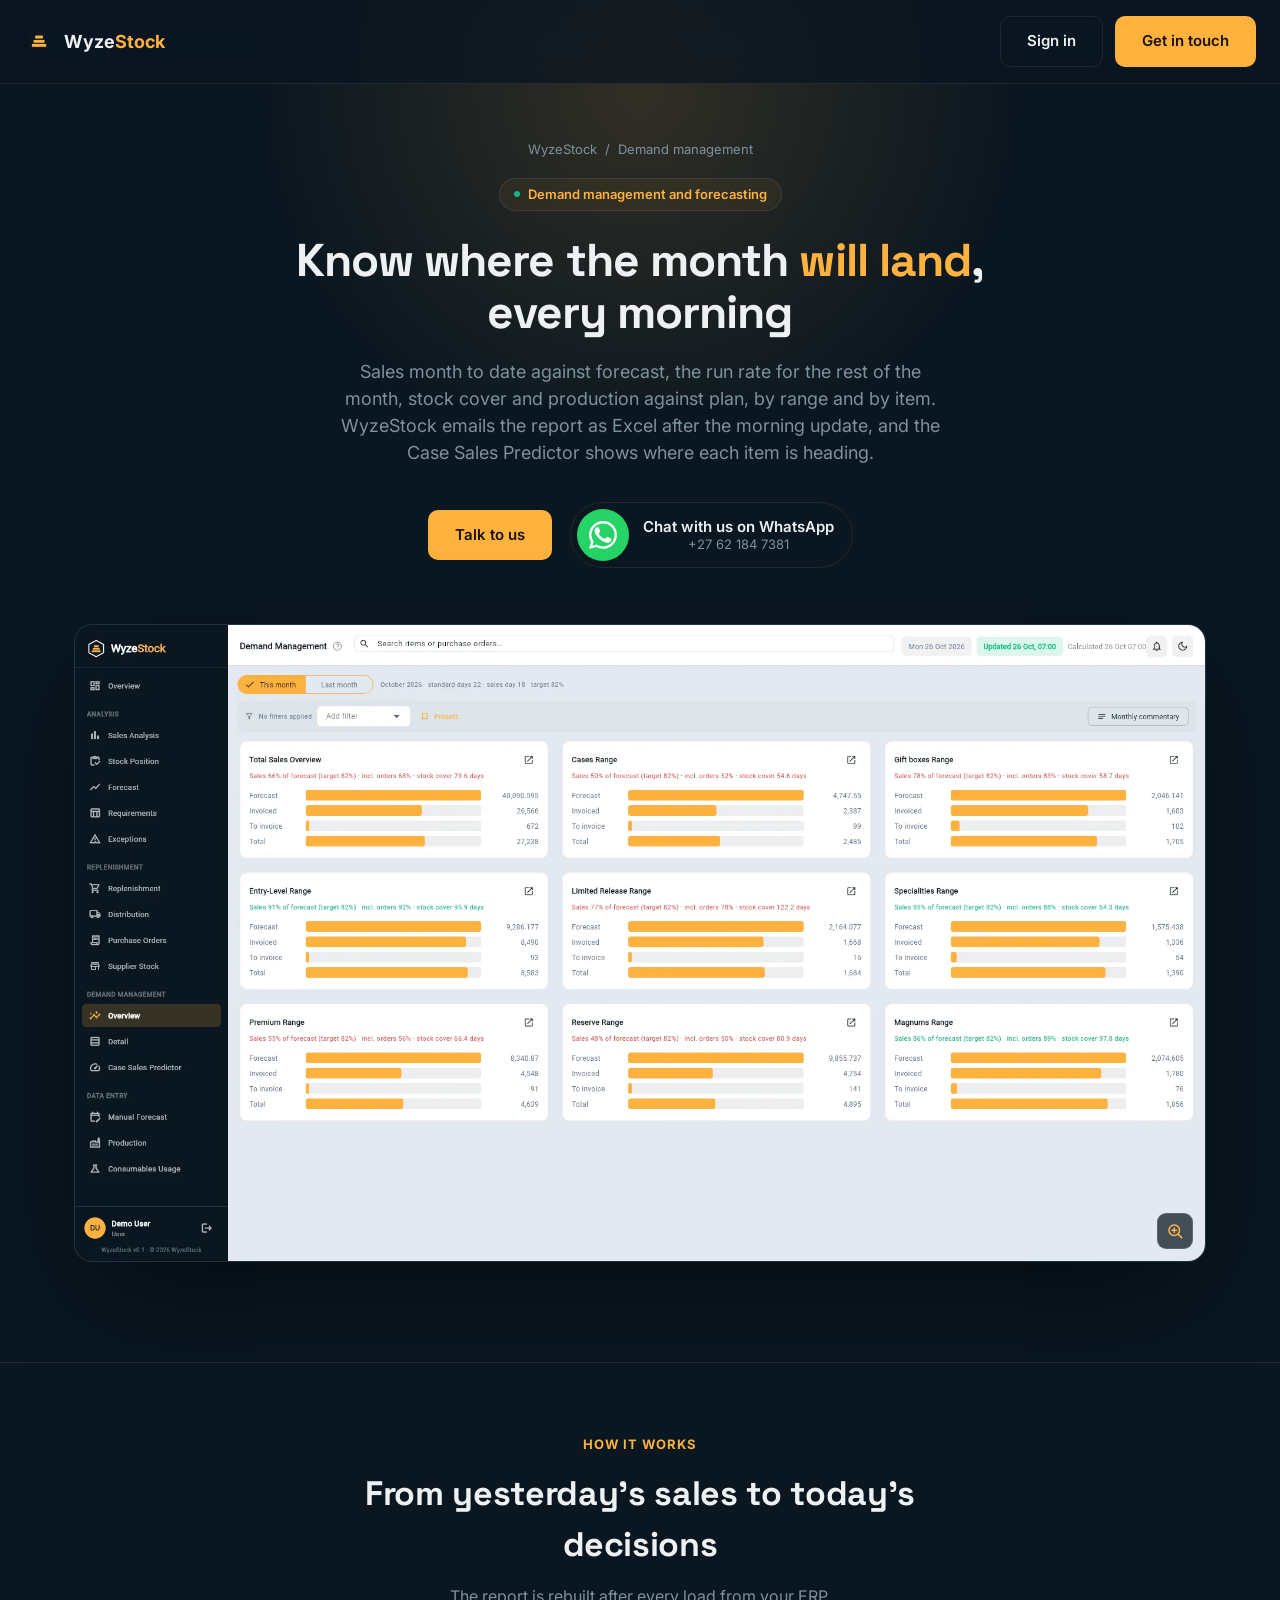
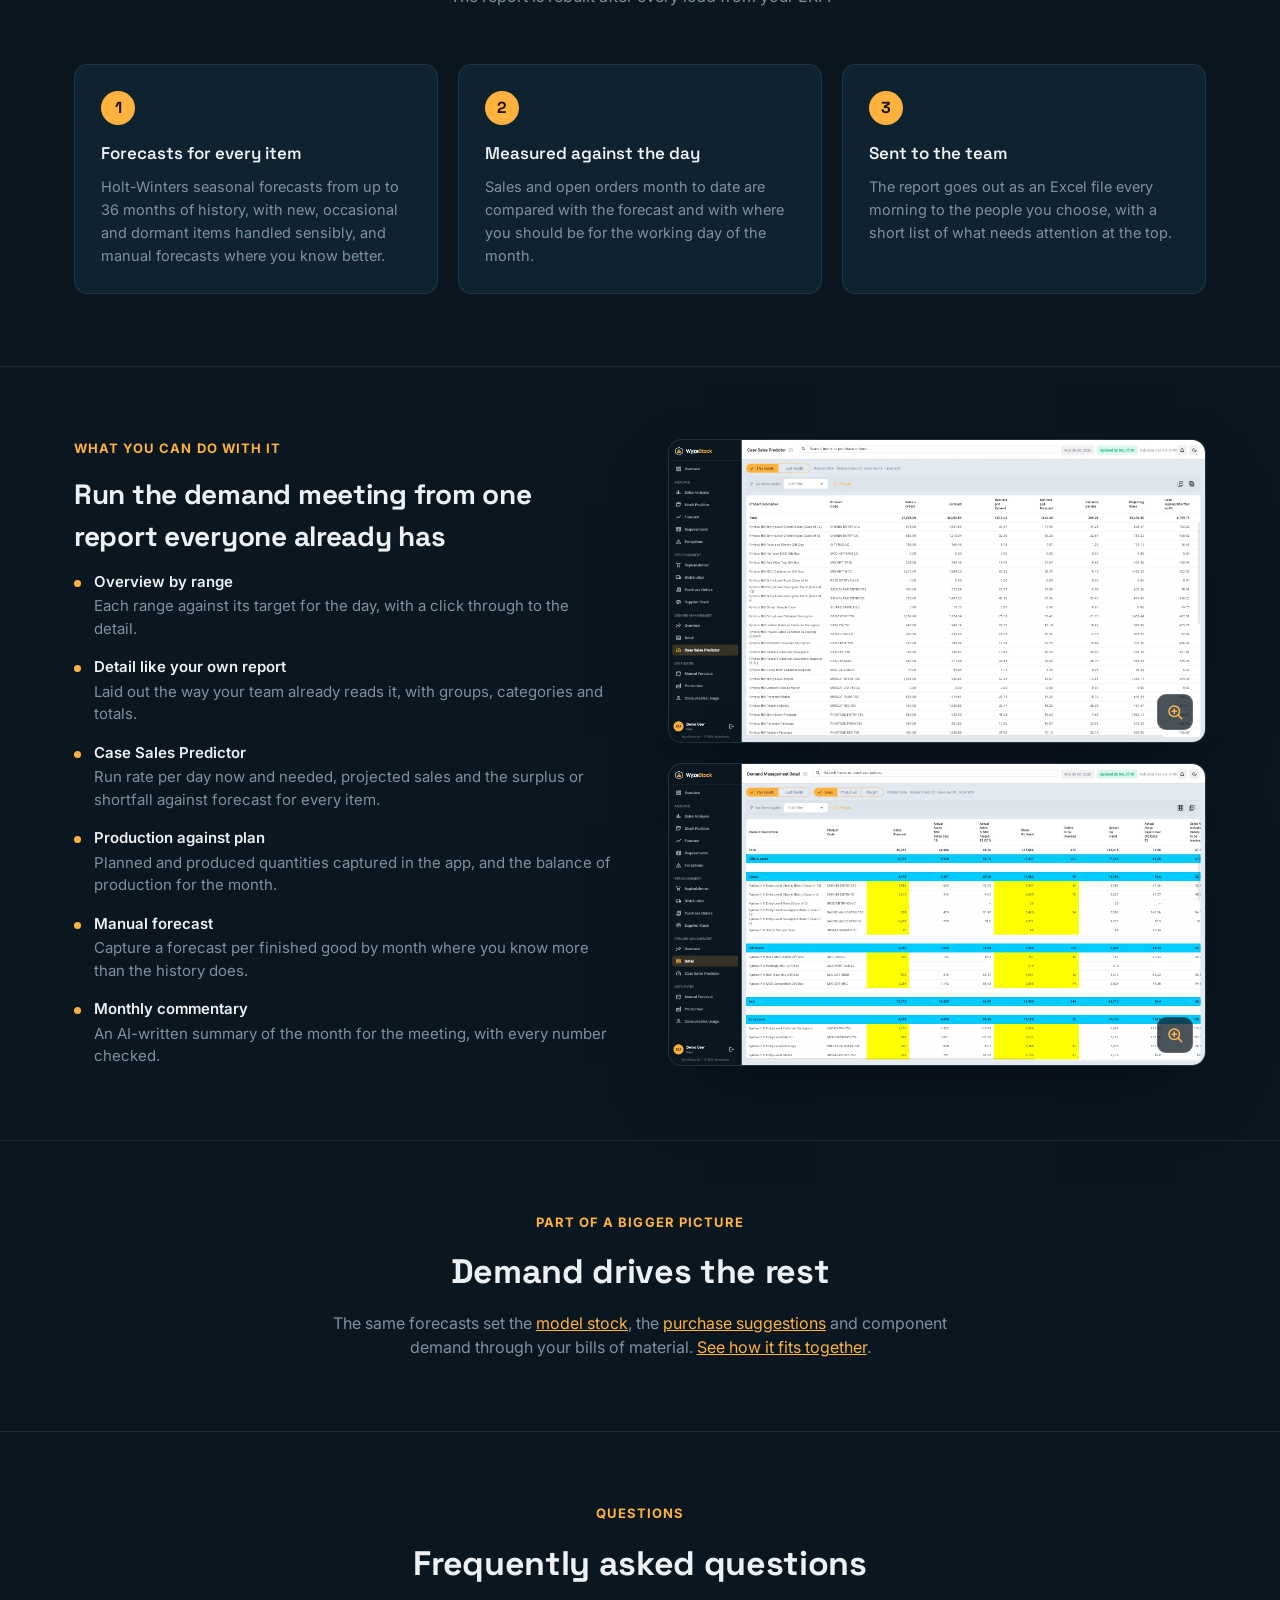
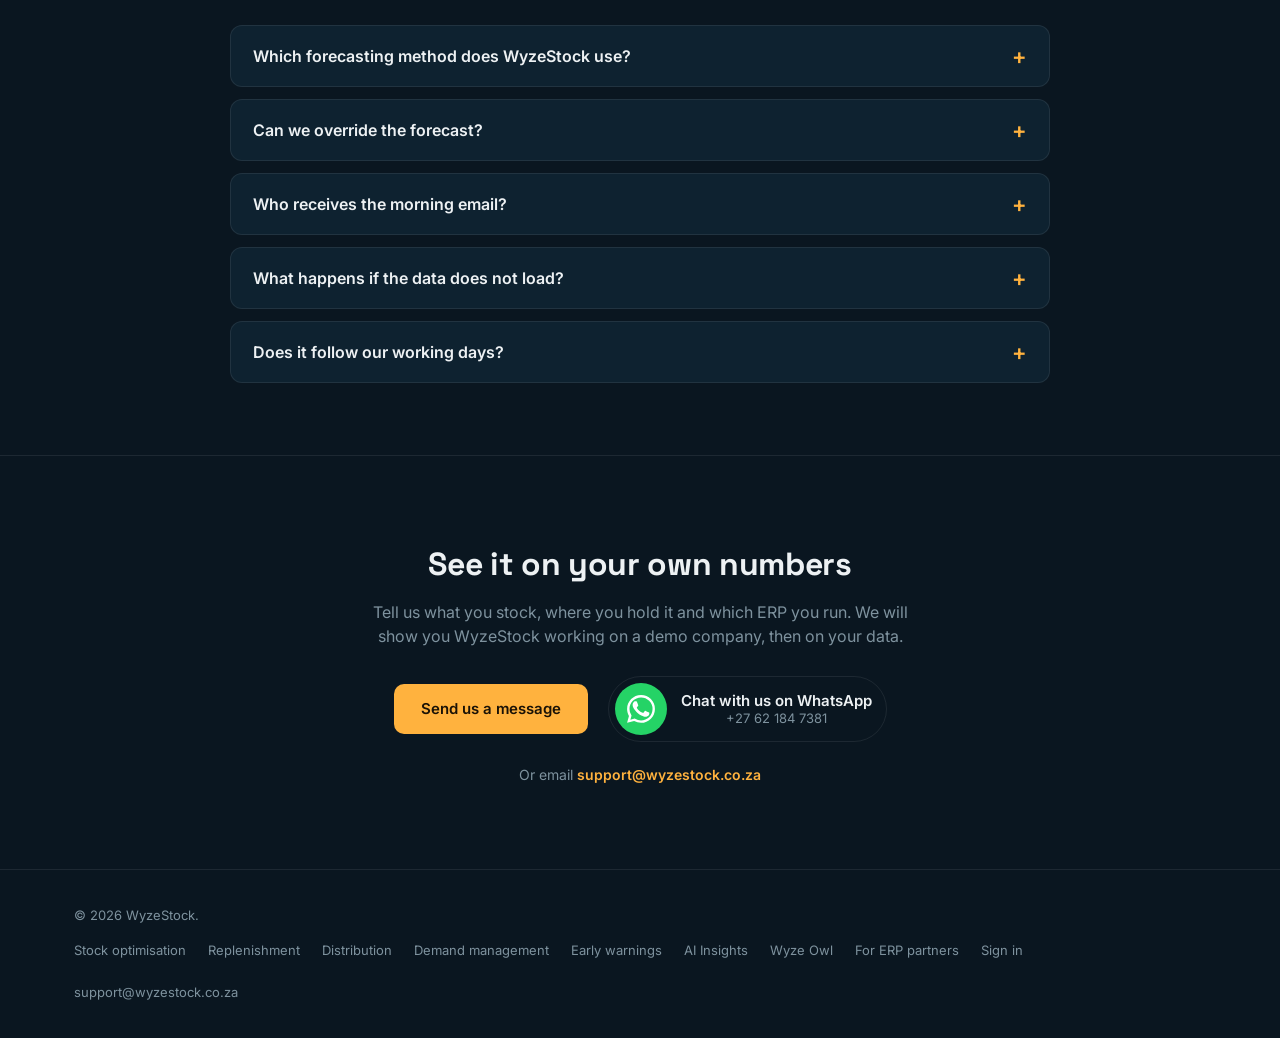
<file: demand-management/index.html>
<!DOCTYPE html>
<html lang="en">
<head>
<meta charset="UTF-8">
<meta name="viewport" content="width=device-width, initial-scale=1.0">
<title>Demand Management &amp; Forecasting | WyzeStock</title>
<meta name="description" content="Daily demand management report by email, sales against forecast and run rate by range and item, seasonal Holt-Winters forecasts and the Case Sales Predictor.">
<link rel="canonical" href="https://wyzestock.com/demand-management/">

<!-- Favicon -->
<link rel="icon" type="image/png" href="/favicon.png">
<link rel="apple-touch-icon" href="/images/icon-192.png?v=0a163372">

<!-- Fonts -->
<link rel="preconnect" href="https://fonts.googleapis.com">
<link rel="preconnect" href="https://fonts.gstatic.com" crossorigin>
<link href="https://fonts.googleapis.com/css2?family=Inter:wght@400;500;600;700;800&family=Space+Grotesk:wght@500;600;700&display=swap" rel="stylesheet">

<!-- Open Graph -->
<meta property="og:type" content="website">
<meta property="og:site_name" content="WyzeStock">
<meta property="og:title" content="Demand Management &amp; Forecasting | WyzeStock">
<meta property="og:description" content="Daily demand management report by email, sales against forecast and run rate by range and item, seasonal Holt-Winters forecasts and the Case Sales Predictor.">
<meta property="og:url" content="https://wyzestock.com/demand-management/">
<meta property="og:image" content="https://wyzestock.com/images/og.png?v=aa6d2505">
<meta property="og:image:width" content="1200">
<meta property="og:image:height" content="630">

<!-- Twitter Card -->
<meta name="twitter:card" content="summary_large_image">
<meta name="twitter:title" content="Demand Management &amp; Forecasting | WyzeStock">
<meta name="twitter:description" content="Daily demand management report by email, sales against forecast and run rate by range and item, seasonal Holt-Winters forecasts and the Case Sales Predictor.">
<meta name="twitter:image" content="https://wyzestock.com/images/og.png?v=aa6d2505">

<meta name="theme-color" content="#0A1620">

<script type="application/ld+json">
{
  "@context": "https://schema.org",
  "@type": "BreadcrumbList",
  "itemListElement": [
    {
      "@type": "ListItem",
      "position": 1,
      "name": "WyzeStock",
      "item": "https://wyzestock.com/"
    },
    {
      "@type": "ListItem",
      "position": 2,
      "name": "Demand management",
      "item": "https://wyzestock.com/demand-management/"
    }
  ]
}
</script>
<style>
  :root {
    --navy-deep: #0A1620;
    --navy-mid: #0E2230;
    --navy-surface: #132A38;
    --amber: #FFB23E;
    --amber-dark: #9C7022;
    --on-accent: #1A1206;
    --positive: #10B981;
    --negative: #EF4444;
    --caution: #F59E0B;
    --info: #3B82F6;
    --purple: #8B5CF6;
    --text: #EDF1F3;
    --text-2: #7E929E;
    --line: rgba(255,255,255,0.08);
    --radius: 14px;
  }

  * { box-sizing: border-box; margin: 0; padding: 0; }

  html { scroll-behavior: smooth; }

  body {
    background: var(--navy-deep);
    color: var(--text);
    font-family: 'Inter', -apple-system, BlinkMacSystemFont, sans-serif;
    line-height: 1.5;
    -webkit-font-smoothing: antialiased;
  }

  h1, h2, h3, .brand-word {
    font-family: 'Space Grotesk', 'Inter', sans-serif;
  }

  a { color: inherit; }

  img { max-width: 100%; display: block; }

  .wrap {
    max-width: 1180px;
    margin: 0 auto;
    padding: 0 24px;
  }

  .accent { color: var(--amber); }

  .btn {
    display: inline-flex;
    align-items: center;
    justify-content: center;
    gap: 8px;
    padding: 13px 26px;
    border-radius: 10px;
    font-weight: 600;
    font-size: 15px;
    text-decoration: none;
    border: 1px solid transparent;
    cursor: pointer;
    transition: transform 0.15s ease, opacity 0.15s ease;
  }
  .btn:hover { transform: translateY(-1px); }

  .btn-primary {
    background: var(--amber);
    color: var(--on-accent);
  }
  .btn-primary:hover { opacity: 0.92; }

  .btn-ghost {
    background: transparent;
    border-color: var(--line);
    color: var(--text);
  }
  .btn-ghost:hover { border-color: rgba(255,255,255,0.22); }

  /* NAV */
  nav {
    position: fixed;
    top: 0; left: 0; right: 0;
    z-index: 100;
    background: rgba(10, 22, 32, 0.72);
    backdrop-filter: blur(14px);
    -webkit-backdrop-filter: blur(14px);
    border-bottom: 1px solid var(--line);
  }
  .nav-inner {
    max-width: 1180px;
    margin: 0 auto;
    padding: 16px 24px;
    display: flex;
    align-items: center;
    justify-content: space-between;
  }
  .nav-brand {
    display: flex;
    align-items: center;
    gap: 10px;
    font-weight: 700;
    font-size: 18px;
    text-decoration: none;
  }
  .nav-brand img { width: 30px; height: 30px; border-radius: 7px; }
  .nav-links {
    display: flex;
    align-items: center;
    gap: 28px;
    font-size: 14px;
    font-weight: 500;
    color: var(--text-2);
  }
  .nav-links a { text-decoration: none; transition: color 0.15s; }
  .nav-links a:hover { color: var(--text); }
  .nav-cta { display: flex; align-items: center; gap: 12px; }
  @media (max-width: 760px) {
    .nav-links { display: none; }
  }

  /* HERO */
  .hero {
    position: relative;
    padding: 168px 0 100px;
    overflow: hidden;
  }
  .hero::before {
    content: "";
    position: absolute;
    top: -220px; left: 50%;
    transform: translateX(-50%);
    width: 900px; height: 620px;
    background: radial-gradient(circle, rgba(255,178,62,0.16) 0%, rgba(255,178,62,0) 70%);
    pointer-events: none;
  }
  .hero-inner {
    position: relative;
    text-align: center;
    max-width: 780px;
    margin: 0 auto;
  }
  .eyebrow {
    display: inline-flex;
    align-items: center;
    gap: 8px;
    padding: 6px 14px;
    border: 1px solid var(--line);
    border-radius: 999px;
    font-size: 13px;
    font-weight: 600;
    color: var(--amber);
    background: rgba(255,178,62,0.06);
    margin-bottom: 24px;
  }
  .eyebrow .dot {
    width: 6px; height: 6px; border-radius: 50%;
    background: var(--positive);
  }
  .hero h1 {
    font-size: 52px;
    line-height: 1.12;
    font-weight: 700;
    letter-spacing: -0.02em;
    margin-bottom: 20px;
  }
  .hero-sub {
    font-size: 18px;
    color: var(--text-2);
    max-width: 600px;
    margin: 0 auto 36px;
  }
  .hero-ctas {
    display: flex;
    gap: 14px;
    justify-content: center;
    flex-wrap: wrap;
    margin-bottom: 40px;
  }
  .status-strip {
    display: flex;
    gap: 28px;
    justify-content: center;
    flex-wrap: wrap;
    font-size: 13px;
    color: var(--text-2);
  }
  .status-strip span { display: inline-flex; align-items: center; gap: 7px; }
  .status-strip .sdot { width: 6px; height: 6px; border-radius: 50%; background: var(--positive); }

  @media (max-width: 640px) {
    .hero { padding: 128px 0 64px; }
    .hero h1 { font-size: 34px; }
    .hero-sub { font-size: 16px; }
  }

  /* PRODUCT SHOT */
  .product-shot {
    padding: 0 0 100px;
  }
  .shot-frame {
    border: 1px solid var(--line);
    border-radius: 18px;
    overflow: hidden;
    box-shadow: 0 40px 100px -30px rgba(0,0,0,0.6);
    background: var(--navy-mid);
  }
  .shot-frame img { width: 100%; }

  /* FEATURES */
  .features { padding: 40px 0 110px; }
  .section-head { text-align: center; max-width: 640px; margin: 0 auto 56px; }
  .section-label {
    font-size: 13px;
    font-weight: 700;
    letter-spacing: 0.08em;
    text-transform: uppercase;
    color: var(--amber);
    margin-bottom: 14px;
  }
  .section-head h2 {
    font-size: 34px;
    font-weight: 700;
    letter-spacing: -0.01em;
    margin-bottom: 14px;
  }
  .section-head p { color: var(--text-2); font-size: 16px; }

  .feature-grid {
    display: grid;
    grid-template-columns: repeat(3, 1fr);
    gap: 1px;
    background: var(--line);
    border: 1px solid var(--line);
    border-radius: var(--radius);
    overflow: hidden;
  }
  .feature-card {
    background: var(--navy-deep);
    padding: 32px 28px;
    transition: background 0.15s ease;
  }
  .feature-card:hover { background: var(--navy-mid); }
  .feature-icon {
    width: 40px; height: 40px;
    border-radius: 10px;
    background: rgba(255,178,62,0.12);
    display: flex; align-items: center; justify-content: center;
    margin-bottom: 18px;
    font-size: 18px;
  }
  .feature-card h3 { font-size: 16px; font-weight: 600; margin-bottom: 10px; }
  .feature-card p { font-size: 14px; color: var(--text-2); line-height: 1.6; }

  @media (max-width: 860px) {
    .feature-grid { grid-template-columns: 1fr; }
  }

  /* SHOWCASE */
  .showcase-section { padding: 70px 0; border-top: 1px solid var(--line); }
  .showcase-row {
    display: flex;
    align-items: center;
    gap: 64px;
  }
  .showcase-row.reverse { flex-direction: row-reverse; }
  .showcase-text { flex: 0 0 38%; }
  .showcase-text .section-label { margin-bottom: 12px; }
  .showcase-text h2 { font-size: 28px; font-weight: 700; margin-bottom: 16px; letter-spacing: -0.01em; }
  .showcase-text p { color: var(--text-2); font-size: 15.5px; margin-bottom: 22px; }
  .showcase-list { list-style: none; display: flex; flex-direction: column; gap: 10px; }
  .showcase-list li {
    font-size: 14.5px;
    color: var(--text);
    display: flex;
    align-items: flex-start;
    gap: 10px;
  }
  .showcase-list li::before {
    content: "";
    flex: 0 0 auto;
    width: 6px; height: 6px;
    border-radius: 50%;
    background: var(--amber);
    margin-top: 7px;
  }
  .showcase-image { flex: 1 1 62%; min-width: 0; }
  .showcase-image-stack { display: flex; flex-direction: column; gap: 20px; }
  .showcase-frame {
    border: 1px solid var(--line);
    border-radius: var(--radius);
    overflow: hidden;
    background: var(--navy-mid);
    box-shadow: 0 30px 80px -30px rgba(0,0,0,0.55);
  }
  .showcase-frame img { width: 100%; }
  .showcase-frame.narrow { max-width: 92%; }

  @media (max-width: 900px) {
    .showcase-row, .showcase-row.reverse { flex-direction: column; }
    .showcase-text, .showcase-image { flex: 1 1 100%; }
  }

  /* CONTACT */
  .contact { padding: 110px 0; border-top: 1px solid var(--line); }
  .contact-inner {
    max-width: 620px;
    margin: 0 auto;
    background: var(--navy-mid);
    border: 1px solid var(--line);
    border-radius: 20px;
    padding: 48px;
  }
  @media (max-width: 640px) {
    .contact-inner { padding: 32px 24px; }
  }
  .contact-form { display: flex; flex-direction: column; gap: 18px; margin-top: 32px; }
  .form-row { display: flex; flex-direction: column; gap: 8px; }
  .form-row label { font-size: 13px; font-weight: 600; color: var(--text-2); }
  .form-row input, .form-row textarea {
    background: var(--navy-deep);
    border: 1px solid var(--line);
    border-radius: 9px;
    padding: 12px 14px;
    color: var(--text);
    font-family: inherit;
    font-size: 15px;
    outline: none;
    transition: border-color 0.15s;
  }
  .form-row input:focus, .form-row textarea:focus { border-color: var(--amber); }
  .form-row textarea { resize: vertical; min-height: 110px; }
  .contact-honeypot {
    position: absolute;
    left: -9999px;
    width: 1px; height: 1px;
    opacity: 0;
    pointer-events: none;
  }
  .contact-submit { margin-top: 6px; }
  .contact-submit button { width: 100%; }
  .form-status { font-size: 14px; margin-top: 4px; min-height: 18px; }
  .form-status.success { color: var(--positive); }
  .form-status.error { color: var(--negative); }

  .contact-alt {
    margin-top: 24px;
    padding-top: 24px;
    border-top: 1px solid var(--line);
    font-size: 14px;
    color: var(--text-2);
  }
  .contact-alt a { color: var(--amber); text-decoration: none; font-weight: 600; }

  /* FOOTER */
  footer {
    border-top: 1px solid var(--line);
    padding: 36px 0;
  }
  .footer-inner {
    display: flex;
    align-items: center;
    justify-content: space-between;
    flex-wrap: wrap;
    gap: 16px;
    font-size: 13px;
    color: var(--text-2);
  }
  .footer-links { display: flex; gap: 22px; }
  .footer-links a { text-decoration: none; color: var(--text-2); }
  .footer-links a:hover { color: var(--text); }

  /* ---------- v2 additions ---------- */
  .eyebrow .deg { font-family: 'Space Grotesk', sans-serif; font-weight: 700; }

  img { height: auto; }
  .section-sub { color: var(--text-2); font-size: 16px; }

  /* 360 HUB */
  .hub { padding: 40px 0 110px; }
  .hub-svg-wrap { max-width: 1000px; margin: 0 auto; }
  .hub-svg { width: 100%; height: auto; display: block; }
  .hub-svg .spoke { stroke: rgba(255,178,62,0.35); stroke-width: 1.5; stroke-dasharray: 4 6; }
  .hub-svg .ring { fill: none; stroke: rgba(255,255,255,0.06); stroke-width: 1; }
  .hub-svg .node { fill: #0E2230; stroke: rgba(255,255,255,0.12); stroke-width: 1; }
  .hub-svg .node-title { fill: #EDF1F3; font-family: 'Space Grotesk', 'Inter', sans-serif; font-weight: 600; font-size: 18px; }
  .hub-svg .node-sub { fill: #8DA1AC; font-family: 'Inter', sans-serif; font-size: 13px; }
  .hub-svg .hub-core { fill: #FFB23E; }
  .hub-svg .hub-num { fill: #1A1206; font-family: 'Space Grotesk', sans-serif; font-weight: 700; font-size: 40px; }
  .hub-svg .hub-cap { fill: #1A1206; font-family: 'Inter', sans-serif; font-weight: 600; font-size: 13px; }
  .hub-svg .hub-halo { fill: rgba(255,178,62,0.10); }

  .hub-mobile { display: none; }
  .hub-mobile .hub-core-m {
    background: var(--amber); color: var(--on-accent);
    border-radius: var(--radius); padding: 18px 20px; margin-bottom: 14px; text-align: center;
  }
  .hub-core-m strong { font-family: 'Space Grotesk', sans-serif; font-size: 28px; display: block; line-height: 1.1; }
  .hub-core-m span { font-size: 13px; font-weight: 600; }
  .hub-mobile ul { list-style: none; display: grid; grid-template-columns: 1fr 1fr; gap: 10px; }
  .hub-mobile li {
    background: var(--navy-mid); border: 1px solid var(--line); border-radius: 12px; padding: 14px;
  }
  .hub-mobile li b { display: block; font-family: 'Space Grotesk', sans-serif; font-size: 15px; margin-bottom: 4px; }
  .hub-mobile li span { font-size: 12.5px; color: var(--text-2); }
  @media (max-width: 640px) {
    .hub-svg-wrap { display: none; }
    .hub-mobile { display: block; }
  }

  .hub-points {
    display: grid; grid-template-columns: repeat(3, 1fr); gap: 20px; margin-top: 56px;
  }
  .hub-point { border-top: 2px solid var(--amber); padding-top: 16px; }
  .hub-point h3 { font-size: 16px; font-weight: 600; margin-bottom: 8px; }
  .hub-point p { font-size: 14px; color: var(--text-2); line-height: 1.6; }
  @media (max-width: 860px) { .hub-points { grid-template-columns: 1fr; gap: 24px; } }

  /* Feature grid: 9 cards */
  .feature-icon.is-new { background: rgba(255,178,62,0.2); }
  .tag-new {
    display: inline-block; margin-left: 8px; padding: 2px 8px; border-radius: 999px;
    font-size: 10.5px; font-weight: 700; letter-spacing: 0.06em; text-transform: uppercase;
    color: var(--amber); background: rgba(255,178,62,0.12); vertical-align: middle;
  }

  /* Showcase variants */
  .showcase-section .showcase-text .kicker-note { font-size: 13.5px; color: var(--text-2); margin-top: 18px; }
  .showcase-frame.light-ring { border-color: rgba(255,255,255,0.14); }
  .showcase-frame figcaption {
    padding: 10px 14px; font-size: 12.5px; color: var(--text-2);
    border-top: 1px solid var(--line); background: var(--navy-mid);
  }
  .showcase-frame.wide-scroll { overflow-x: auto; }
  @media (max-width: 900px) { .showcase-frame.wide-scroll img { min-width: 760px; } }
  .showcase-row.top-align { align-items: flex-start; }

  .segment-legend { display: flex; flex-wrap: wrap; gap: 8px; margin: 4px 0 22px; }
  .segment-legend span {
    font-size: 12.5px; font-weight: 600; padding: 5px 11px; border-radius: 999px;
    border: 1px solid var(--line); color: var(--text);
    display: inline-flex; align-items: center; gap: 7px;
  }
  .segment-legend i { width: 8px; height: 8px; border-radius: 2px; display: inline-block; }

  /* Two-up cards */
  .twoup { display: grid; grid-template-columns: 1fr 1fr; gap: 28px; align-items: stretch; }
  .twoup-card {
    background: var(--navy-mid); border: 1px solid var(--line); border-radius: var(--radius);
    padding: 26px; display: flex; flex-direction: column; gap: 14px;
  }
  .twoup-card h2 { font-size: 24px; font-weight: 700; letter-spacing: -0.01em; }
  .twoup-card p { font-size: 15px; color: var(--text-2); }
  .twoup-card .showcase-frame { margin-top: 6px; background: var(--navy-deep); }
  .twoup-card .frame-center { display: flex; justify-content: center; }
  .twoup-card .frame-center .showcase-frame { max-width: 360px; }
  @media (max-width: 900px) { .twoup { grid-template-columns: 1fr; } }

  /* Details grid */
  .details { padding: 70px 0 110px; border-top: 1px solid var(--line); }
  .details .feature-grid { grid-template-columns: repeat(3, 1fr); }
  @media (max-width: 860px) { .details .feature-grid { grid-template-columns: 1fr; } }
  @media (max-width: 900px) {
    .showcase-row, .showcase-row.reverse { align-items: stretch; }
    .showcase-image { width: 100%; }
  }

  /* Nav tweaks for more links */
  .nav-links { gap: 22px; }
  .nav-inner { max-width: 1280px; gap: 24px; }
  .nav-links a, .nav-brand span, .nav-cta .btn { white-space: nowrap; }
  @media (max-width: 1320px) { .nav-links { display: none; } }
  @media (max-width: 640px) {
    .nav-cta .btn { white-space: nowrap; padding: 9px 14px; font-size: 14px; }
    .nav-inner { padding: 12px 16px; }
    .nav-brand { font-size: 16px; }
  }

  /* ---------- Lightbox ---------- */
  .has-zoom { position: relative; }
  .has-zoom img[data-zoom] { cursor: zoom-in; }
  .has-zoom::after {
    content: ""; position: absolute; right: 12px; bottom: 12px; width: 34px; height: 34px;
    border-radius: 9px; background: rgba(10,22,32,0.82) url("data:image/svg+xml,%3Csvg xmlns='http://www.w3.org/2000/svg' width='18' height='18' viewBox='0 0 24 24' fill='none' stroke='%23FFB23E' stroke-width='2' stroke-linecap='round' stroke-linejoin='round'%3E%3Ccircle cx='11' cy='11' r='7'/%3E%3Cpath d='M21 21l-4.3-4.3M11 8v6M8 11h6'/%3E%3C/svg%3E") center/18px no-repeat;
    border: 1px solid rgba(255,255,255,0.14); pointer-events: none; opacity: 0.9;
    transition: opacity .15s ease, transform .15s ease;
  }
  .has-zoom:hover::after { opacity: 1; transform: scale(1.06); }
  .has-zoom.wide-scroll::after { position: sticky; float: right; margin: -46px 12px 0 0; }
  img[data-zoom]:focus-visible { outline: 2px solid var(--amber); outline-offset: -2px; }

  .lb { position: fixed; inset: 0; z-index: 1000; display: none; flex-direction: column;
        background: rgba(5,12,18,0.94); -webkit-backdrop-filter: blur(6px); backdrop-filter: blur(6px); }
  .lb.open { display: flex; animation: lbfade .18s ease; }
  @keyframes lbfade { from { opacity: 0; } to { opacity: 1; } }
  @media (prefers-reduced-motion: reduce) { .lb.open { animation: none; } }
  .lb-bar { display: flex; align-items: center; justify-content: space-between; gap: 16px; padding: 14px 20px; color: var(--text-2); font-size: 13.5px; }
  .lb-count { font-variant-numeric: tabular-nums; color: var(--text); font-weight: 600; }
  .lb-btn { width: 44px; height: 44px; border-radius: 12px; border: 1px solid var(--line); background: rgba(255,255,255,0.05);
            color: var(--text); cursor: pointer; display: inline-flex; align-items: center; justify-content: center; transition: background .15s, border-color .15s; }
  .lb-btn:hover { background: rgba(255,255,255,0.12); border-color: rgba(255,255,255,0.25); }
  .lb-btn:focus-visible { outline: 2px solid var(--amber); outline-offset: 2px; }
  .lb-btn svg { width: 20px; height: 20px; stroke: currentColor; fill: none; stroke-width: 2; stroke-linecap: round; stroke-linejoin: round; }
  .lb-stage { flex: 1; min-height: 0; display: flex; align-items: center; position: relative; padding: 0 76px; }
  .lb-scroll { flex: 1; height: 100%; overflow: auto; display: flex; align-items: center; justify-content: center; -webkit-overflow-scrolling: touch; }
  .lb-scroll.actual { align-items: flex-start; justify-content: flex-start; }
  .lb-img { display: block; max-width: 100%; max-height: 100%; width: auto; height: auto; border-radius: 10px;
            box-shadow: 0 30px 90px -20px rgba(0,0,0,0.7); cursor: zoom-in; background: var(--navy-mid); margin: auto; }
  .lb-scroll.actual .lb-img { max-width: none; max-height: none; cursor: zoom-out; margin: 0; }
  .lb-nav { position: absolute; top: 50%; transform: translateY(-50%); }
  .lb-prev { left: 16px; } .lb-next { right: 16px; }
  .lb-cap { padding: 14px 24px 22px; text-align: center; font-size: 13.5px; color: var(--text-2); max-width: 900px; margin: 0 auto; }
  .lb-cap b { color: var(--text); font-weight: 600; }
  @media (max-width: 700px) {
    .lb-stage { padding: 0 8px; }
    .lb-nav { top: auto; bottom: 8px; transform: none; background: rgba(10,22,32,0.9); }
    .lb-prev { left: 12px; } .lb-next { right: 12px; }
    .lb-cap { padding-bottom: 66px; font-size: 12.5px; }
  }
  body.lb-lock { overflow: hidden; }

  /* WhatsApp */
  .wa-block { margin-top: 28px; display: flex; flex-direction: column; gap: 12px; }
  .btn-whatsapp { background: #25D366; color: #06210F; width: 100%; }
  .btn-whatsapp:hover { opacity: 0.92; }
  .btn-whatsapp svg { width: 20px; height: 20px; fill: currentColor; flex: 0 0 auto; }
  .wa-note { font-size: 13px; color: var(--text-2); text-align: center; }
  .form-or { display: flex; align-items: center; gap: 14px; margin-top: 26px; font-size: 12.5px; color: var(--text-2); text-transform: uppercase; letter-spacing: 0.08em; }
  .form-or::before, .form-or::after { content: ""; flex: 1; height: 1px; background: var(--line); }
  .btn:focus-visible { outline: 2px solid var(--amber); outline-offset: 2px; }

  .wa-block { align-items: flex-start; }
  .wa-logo-link { display: inline-flex; align-items: center; gap: 14px; text-decoration: none; color: var(--text);
                  padding: 6px 14px 6px 6px; border-radius: 999px; border: 1px solid var(--line); transition: border-color .15s, background .15s; }
  .wa-logo-link:hover { border-color: rgba(37,211,102,0.55); background: rgba(37,211,102,0.07); }
  .wa-logo-link:focus-visible { outline: 2px solid var(--amber); outline-offset: 3px; }
  .wa-logo { width: 52px; height: 52px; flex: 0 0 auto; display: block; }
  .wa-text { display: flex; flex-direction: column; line-height: 1.3; }
  .wa-text strong { font-size: 15px; font-weight: 600; }
  .wa-text span { font-size: 13px; color: var(--text-2); }
  .footer-links { flex-wrap: wrap; }
  .learn-more { display: inline-block; margin-top: 18px; color: var(--amber); font-weight: 600; font-size: 14.5px; text-decoration: none; }
  .learn-more:hover { text-decoration: underline; }

  /* ---------- landing pages ---------- */
  .hero.page-hero { padding: 140px 0 48px; }
  .page-hero .hero-inner { max-width: 820px; }
  .page-hero h1 { font-size: 46px; }
  @media (max-width: 640px) { .page-hero h1 { font-size: 31px; } .hero.page-hero { padding: 112px 0 36px; } }
  .crumbs { font-size: 13px; color: var(--text-2); margin-bottom: 18px; }
  .crumbs a { color: var(--text-2); text-decoration: none; }
  .crumbs a:hover { color: var(--text); }
  .hero-actions { display: flex; gap: 18px; justify-content: center; align-items: center; flex-wrap: wrap; margin-bottom: 8px; }
  .hero-actions .wa-logo-link { padding-right: 18px; }

  .lp-section { padding: 72px 0; border-top: 1px solid var(--line); }
  .steps { display: grid; grid-template-columns: repeat(3, 1fr); gap: 20px; }
  .step { background: var(--navy-mid); border: 1px solid var(--line); border-radius: var(--radius); padding: 26px; }
  .step-num { width: 34px; height: 34px; border-radius: 50%; background: var(--amber); color: var(--on-accent);
              font-family: 'Space Grotesk', sans-serif; font-weight: 700; display: flex; align-items: center; justify-content: center; margin-bottom: 16px; }
  .step h3 { font-size: 17px; font-weight: 600; margin-bottom: 8px; }
  .step p { font-size: 14.5px; color: var(--text-2); line-height: 1.6; }
  @media (max-width: 860px) { .steps { grid-template-columns: 1fr; } }

  .two-col { display: grid; grid-template-columns: 1fr 1fr; gap: 56px; align-items: start; }
  @media (max-width: 900px) { .two-col { grid-template-columns: 1fr; gap: 32px; } }
  .prose h2 { font-size: 28px; font-weight: 700; letter-spacing: -0.01em; margin-bottom: 14px; }
  .prose p { color: var(--text-2); font-size: 15.5px; margin-bottom: 16px; }
  .prose a { color: var(--amber); }
  .stack { display: flex; flex-direction: column; gap: 20px; }
  .two-col > * { min-width: 0; }
  .stack > .showcase-frame { max-width: 100%; }

  .chip-row { display: flex; flex-wrap: wrap; gap: 8px; margin: 6px 0 22px; }
  .chip { font-size: 13px; font-weight: 600; padding: 6px 12px; border-radius: 999px; border: 1px solid var(--line);
          display: inline-flex; align-items: center; gap: 8px; color: var(--text); background: rgba(255,255,255,0.03); }
  .chip i { width: 9px; height: 9px; border-radius: 2px; display: inline-block; }
  .chip.plain { font-weight: 500; color: var(--text-2); }

  .benefit-list { list-style: none; display: flex; flex-direction: column; gap: 16px; }
  .benefit-list li { padding-left: 20px; position: relative; font-size: 15px; color: var(--text-2); }
  .benefit-list li::before { content: ""; position: absolute; left: 0; top: 9px; width: 7px; height: 7px; border-radius: 50%; background: var(--amber); }
  .benefit-list li strong { color: var(--text); display: block; margin-bottom: 2px; font-weight: 600; }

  .faq { max-width: 820px; margin: 0 auto; display: flex; flex-direction: column; gap: 12px; }
  .faq details { background: var(--navy-mid); border: 1px solid var(--line); border-radius: 12px; padding: 0; }
  .faq summary { list-style: none; cursor: pointer; padding: 18px 22px; font-weight: 600; font-size: 16px; display: flex; justify-content: space-between; gap: 16px; align-items: center; }
  .faq summary::-webkit-details-marker { display: none; }
  .faq summary::after { content: "+"; color: var(--amber); font-size: 22px; line-height: 1; flex: 0 0 auto; }
  .faq details[open] summary::after { content: "\2212"; }
  .faq summary:focus-visible { outline: 2px solid var(--amber); outline-offset: 2px; border-radius: 12px; }
  .faq .ans { padding: 0 22px 20px; color: var(--text-2); font-size: 15px; line-height: 1.65; }

  .cta-band { text-align: center; padding: 84px 0; border-top: 1px solid var(--line); }
  .cta-band h2 { font-size: 32px; font-weight: 700; letter-spacing: -0.01em; margin-bottom: 12px; }
  .cta-band p { color: var(--text-2); max-width: 560px; margin: 0 auto 28px; font-size: 16px; }
  .cta-row { display: flex; gap: 20px; justify-content: center; align-items: center; flex-wrap: wrap; }
  .cta-mail { margin-top: 22px; font-size: 14px; color: var(--text-2); }
  .cta-mail a { color: var(--amber); font-weight: 600; text-decoration: none; }

  .footer-links { flex-wrap: wrap; }

  /* Intro video (home page) */
  .intro-video { padding: 72px 0 24px; }
  .video-frame { max-width: 960px; margin: 0 auto; border-radius: 14px; overflow: hidden; border: 1px solid var(--border, rgba(255,255,255,0.08)); box-shadow: 0 30px 80px rgba(0,0,0,0.45); background: #000; aspect-ratio: 16 / 9; position: relative; }
  .video-frame video { display: block; width: 100%; height: 100%; object-fit: contain; background: #000; }
  @media (max-width: 640px) { .intro-video { padding: 48px 0 8px; } .video-frame { border-radius: 10px; } }
  .sound-on { position: absolute; top: 14px; right: 14px; border: 0; cursor: pointer; border-radius: 999px; padding: 9px 16px;
    font: 600 14px Inter, sans-serif; background: var(--amber, #FFB23E); color: #1A1206; box-shadow: 0 4px 14px rgba(0,0,0,.35); }
  .sound-on[hidden] { display: none; }

  /* Wyze Owl chat example (an illustration built in HTML, not a screenshot) */
  .owl-mark { width: 22px; height: 22px; color: var(--text); flex: 0 0 auto; }
  .owl-chat { border: 1px solid var(--line); border-radius: var(--radius); background: var(--navy-mid); box-shadow: 0 30px 80px -30px rgba(0,0,0,0.55); overflow: hidden; }
  .owl-chat-head { display: flex; align-items: center; gap: 10px; padding: 14px 18px; border-bottom: 1px solid var(--line); font-weight: 700; }
  .owl-chat-head .owl-mark { width: 26px; height: 26px; }
  .owl-chat-head small { margin-left: auto; font-weight: 500; font-size: 12px; color: var(--text-2); }
  .owl-chat-body { padding: 18px; display: flex; flex-direction: column; gap: 12px; }
  .owl-msg { display: flex; gap: 8px; align-items: flex-start; }
  .owl-msg.me { justify-content: flex-end; }
  .owl-bubble { max-width: 86%; padding: 10px 14px; border-radius: 12px; font-size: 14px; line-height: 1.5; background: rgba(255,255,255,0.06); }
  .owl-msg.me .owl-bubble { background: rgba(255,178,62,0.16); }
  .owl-bubble ol { margin: 6px 0 0 18px; padding: 0; }
  .owl-msg .owl-mark { margin-top: 8px; width: 20px; height: 20px; }
  .owl-chat-foot { padding: 10px 18px 14px; border-top: 1px solid var(--line); font-size: 12px; color: var(--text-2); }
  .owl-note h3 { margin-bottom: 12px; }

  /* ---------- WyzeStock additions ---------- */
  .flow-svg { width: 100%; height: auto; display: block; }
  .stat-row { display: grid; grid-template-columns: repeat(3, 1fr); gap: 1px; background: var(--line); border: 1px solid var(--line);
               border-radius: var(--radius); overflow: hidden; margin-top: 8px; }
  .stat { background: var(--navy-mid); padding: 22px 20px; }
  .stat b { display: block; font-family: 'Space Grotesk', sans-serif; font-size: 26px; color: var(--amber); line-height: 1.1; margin-bottom: 6px; }
  .stat span { font-size: 13.5px; color: var(--text-2); }
  @media (max-width: 760px) { .stat-row { grid-template-columns: 1fr; } }
</style>
</head>
<body>

<nav>
  <div class="nav-inner">
    <a href="/" class="nav-brand">
      <img src="/images/icon-192.png?v=0a163372" alt="WyzeStock logo">
      <span>Wyze<span class="accent">Stock</span></span>
    </a>
    <div class="nav-links">
      <a href="/stock-optimisation/">Optimisation</a>
      <a href="/replenishment/">Replenishment</a>
      <a href="/distribution/">Distribution</a>
      <a href="/demand-management/">Demand</a>
      <a href="/early-warnings/">Warnings</a>
      <a href="/ai-insights/">AI Insights</a>
      <a href="/wyze-owl/">Wyze Owl</a>
      <a href="/partners/">Partners</a>
    </div>
    <div class="nav-cta">
      <a href="https://app.wyzestock.co.za" class="btn btn-ghost">Sign in</a>
      <a href="/#contact" class="btn btn-primary">Get in touch</a>
    </div>
  </div>
</nav>

<main id="top">

  <section class="hero page-hero">
    <div class="wrap hero-inner">
      <div class="crumbs"><a href="/">WyzeStock</a> &nbsp;/&nbsp; Demand management</div>
      <div class="eyebrow"><span class="dot"></span> Demand management and forecasting</div>
      <h1>Know where the month <span class="accent">will land</span>, every morning</h1>
      <p class="hero-sub">Sales month to date against forecast, the run rate for the rest of the month, stock cover and production against plan, by range and by item. WyzeStock emails the report as Excel after the morning update, and the Case Sales Predictor shows where each item is heading.</p>
      <div class="hero-actions">
        <a href="/#contact" class="btn btn-primary">Talk to us</a>
        <a class="wa-logo-link" href="https://wa.me/27621847381?text=Hi%2C%20I%27d%20like%20to%20find%20out%20more%20about%20WyzeStock." target="_blank" rel="noopener" aria-label="Chat with us on WhatsApp, +27 62 184 7381 (opens in a new tab)">
            <svg class="wa-logo" viewBox="0 0 24 24" aria-hidden="true"><circle cx="12" cy="12" r="12" fill="#25D366"/><g transform="translate(4.3 4.3) scale(0.64)"><path fill="#fff" d="M17.47 14.38c-.3-.15-1.76-.87-2.03-.97-.27-.1-.47-.15-.67.15-.2.3-.77.97-.94 1.17-.17.2-.35.22-.65.07-.3-.15-1.26-.46-2.4-1.48-.89-.79-1.49-1.77-1.66-2.07-.17-.3-.02-.46.13-.61.13-.13.3-.35.45-.52.15-.17.2-.3.3-.5.1-.2.05-.37-.02-.52-.07-.15-.67-1.62-.92-2.22-.24-.58-.49-.5-.67-.51h-.57c-.2 0-.52.07-.8.37-.27.3-1.04 1.02-1.04 2.48s1.07 2.88 1.22 3.08c.15.2 2.1 3.2 5.08 4.49.71.31 1.26.49 1.69.63.71.23 1.36.2 1.87.12.57-.08 1.76-.72 2.01-1.41.25-.69.25-1.29.17-1.41-.07-.12-.27-.2-.57-.35zM12.04 2C6.5 2 2 6.5 2 12.04c0 1.77.46 3.5 1.34 5.02L2 22l5.06-1.33a10 10 0 0 0 4.98 1.32h.01c5.54 0 10.04-4.5 10.04-10.04 0-2.68-1.04-5.2-2.94-7.1A9.96 9.96 0 0 0 12.04 2zm0 18.3h-.01a8.3 8.3 0 0 1-4.23-1.16l-.3-.18-3.12.82.83-3.04-.2-.31a8.27 8.27 0 0 1-1.27-4.39c0-4.58 3.73-8.3 8.31-8.3 2.22 0 4.3.87 5.87 2.43a8.25 8.25 0 0 1 2.43 5.87c0 4.58-3.73 8.3-8.31 8.3z"/></g></svg>
            <span class="wa-text"><strong>Chat with us on WhatsApp</strong><span>+27 62 184 7381</span></span>
          </a>
      </div>
    </div>
  </section>

  <section class="product-shot">
    <div class="wrap">
      <div class="shot-frame">
        <div><img src="/images/dm-overview.webp?v=ea690717" alt="WyzeStock Demand Management overview by range" loading="eager"></div>
      </div>
    </div>
  </section>

  <section class="lp-section">
    <div class="wrap">
      <div class="section-head">
        <div class="section-label">How it works</div>
        <h2>From yesterday's sales to today's decisions</h2>
        <p>The report is rebuilt after every load from your ERP.</p>
      </div>
      <div class="steps">
        <div class="step"><div class="step-num">1</div><h3>Forecasts for every item</h3>
          <p>Holt-Winters seasonal forecasts from up to 36 months of history, with new, occasional and dormant items handled sensibly, and manual forecasts where you know better.</p></div>
        <div class="step"><div class="step-num">2</div><h3>Measured against the day</h3>
          <p>Sales and open orders month to date are compared with the forecast and with where you should be for the working day of the month.</p></div>
        <div class="step"><div class="step-num">3</div><h3>Sent to the team</h3>
          <p>The report goes out as an Excel file every morning to the people you choose, with a short list of what needs attention at the top.</p></div>
      </div>
    </div>
  </section>

  <section class="lp-section">
    <div class="wrap">
      <div class="two-col">
        <div class="prose">
          <div class="section-label">What you can do with it</div>
          <h2>Run the demand meeting from one report everyone already has</h2>
          <ul class="benefit-list">
            <li><strong>Overview by range</strong>Each range against its target for the day, with a click through to the detail.</li>
            <li><strong>Detail like your own report</strong>Laid out the way your team already reads it, with groups, categories and totals.</li>
            <li><strong>Case Sales Predictor</strong>Run rate per day now and needed, projected sales and the surplus or shortfall against forecast for every item.</li>
            <li><strong>Production against plan</strong>Planned and produced quantities captured in the app, and the balance of production for the month.</li>
            <li><strong>Manual forecast</strong>Capture a forecast per finished good by month where you know more than the history does.</li>
            <li><strong>Monthly commentary</strong>An AI-written summary of the month for the meeting, with every number checked.</li>
          </ul>
        </div>
        <div class="stack">
          <div class="showcase-frame"><img src="/images/case-predictor.webp?v=e813e3bf" alt="WyzeStock Case Sales Predictor" loading="lazy"></div>
          <div class="showcase-frame"><img src="/images/dm-detail.webp?v=e02f689c" alt="WyzeStock Demand Management detail report" loading="lazy"></div>
        </div>
      </div>
    </div>
  </section>

  <section class="lp-section">
    <div class="wrap">
      <div class="section-head" style="margin-bottom:0;">
        <div class="section-label">Part of a bigger picture</div>
        <h2>Demand drives the rest</h2>
        <p>The same forecasts set the <a href="/stock-optimisation/" style="color:var(--amber)">model stock</a>, the <a href="/replenishment/" style="color:var(--amber)">purchase suggestions</a> and component demand through your bills of material. <a href="/#hub" style="color:var(--amber)">See how it fits together</a>.</p>
      </div>
    </div>
  </section>

  <section class="lp-section" id="faq">
    <div class="wrap">
      <div class="section-head" style="margin-bottom:36px;">
        <div class="section-label">Questions</div>
        <h2>Frequently asked questions</h2>
      </div>
      <div class="faq">
        <details><summary>Which forecasting method does WyzeStock use?</summary><div class="ans">Holt-Winters seasonal forecasting for items with at least a year of history; a flat or category-based forecast for newer items; an average for occasional sellers; and none for items that have stopped selling. Components are forecast from finished goods through the recipes.</div></details>
        <details><summary>Can we override the forecast?</summary><div class="ans">Yes. A manual forecast per finished good per month replaces the calculated one, and is highlighted wherever it is used.</div></details>
        <details><summary>Who receives the morning email?</summary><div class="ans">The people you add in Settings. They do not need a WyzeStock login.</div></details>
        <details><summary>What happens if the data does not load?</summary><div class="ans">No report is sent that day, and WyzeStock support is told straight away so it can be fixed.</div></details>
        <details><summary>Does it follow our working days?</summary><div class="ans">Yes. Weekends, public holidays and shutdowns are left out of the working days used for the run rate and the target.</div></details>
      </div>
    </div>
  </section>

  <section class="cta-band">
    <div class="wrap">
      <h2>See it on your own numbers</h2>
      <p>Tell us what you stock, where you hold it and which ERP you run. We will show you WyzeStock working on a demo company, then on your data.</p>
      <div class="cta-row">
        <a href="/#contact" class="btn btn-primary">Send us a message</a>
        <a class="wa-logo-link" href="https://wa.me/27621847381?text=Hi%2C%20I%27d%20like%20to%20find%20out%20more%20about%20WyzeStock." target="_blank" rel="noopener" aria-label="Chat with us on WhatsApp, +27 62 184 7381 (opens in a new tab)">
            <svg class="wa-logo" viewBox="0 0 24 24" aria-hidden="true"><circle cx="12" cy="12" r="12" fill="#25D366"/><g transform="translate(4.3 4.3) scale(0.64)"><path fill="#fff" d="M17.47 14.38c-.3-.15-1.76-.87-2.03-.97-.27-.1-.47-.15-.67.15-.2.3-.77.97-.94 1.17-.17.2-.35.22-.65.07-.3-.15-1.26-.46-2.4-1.48-.89-.79-1.49-1.77-1.66-2.07-.17-.3-.02-.46.13-.61.13-.13.3-.35.45-.52.15-.17.2-.3.3-.5.1-.2.05-.37-.02-.52-.07-.15-.67-1.62-.92-2.22-.24-.58-.49-.5-.67-.51h-.57c-.2 0-.52.07-.8.37-.27.3-1.04 1.02-1.04 2.48s1.07 2.88 1.22 3.08c.15.2 2.1 3.2 5.08 4.49.71.31 1.26.49 1.69.63.71.23 1.36.2 1.87.12.57-.08 1.76-.72 2.01-1.41.25-.69.25-1.29.17-1.41-.07-.12-.27-.2-.57-.35zM12.04 2C6.5 2 2 6.5 2 12.04c0 1.77.46 3.5 1.34 5.02L2 22l5.06-1.33a10 10 0 0 0 4.98 1.32h.01c5.54 0 10.04-4.5 10.04-10.04 0-2.68-1.04-5.2-2.94-7.1A9.96 9.96 0 0 0 12.04 2zm0 18.3h-.01a8.3 8.3 0 0 1-4.23-1.16l-.3-.18-3.12.82.83-3.04-.2-.31a8.27 8.27 0 0 1-1.27-4.39c0-4.58 3.73-8.3 8.31-8.3 2.22 0 4.3.87 5.87 2.43a8.25 8.25 0 0 1 2.43 5.87c0 4.58-3.73 8.3-8.31 8.3z"/></g></svg>
            <span class="wa-text"><strong>Chat with us on WhatsApp</strong><span>+27 62 184 7381</span></span>
          </a>
      </div>
      <div class="cta-mail">Or email <a href="mailto:support@wyzestock.co.za">support@wyzestock.co.za</a></div>
    </div>
  </section>

</main>

<footer>
  <div class="wrap footer-inner">
    <div>&copy; 2026 WyzeStock.</div>
    <div class="footer-links">
      <a href="/stock-optimisation/">Stock optimisation</a>
      <a href="/replenishment/">Replenishment</a>
      <a href="/distribution/">Distribution</a>
      <a href="/demand-management/">Demand management</a>
      <a href="/early-warnings/">Early warnings</a>
      <a href="/ai-insights/">AI Insights</a>
      <a href="/wyze-owl/">Wyze Owl</a>
      <a href="/partners/">For ERP partners</a>
      <a href="https://app.wyzestock.co.za">Sign in</a>
      <a href="mailto:support@wyzestock.co.za">support@wyzestock.co.za</a>
    </div>
  </div>
</footer>

<script>
  const form = document.getElementById('contact-form');
  if (form) {
  const statusEl = document.getElementById('form-status');
  const submitBtn = document.getElementById('contact-submit-btn');

  form.addEventListener('submit', async function (e) {
    e.preventDefault();

    const name = document.getElementById('name').value.trim();
    const email = document.getElementById('email').value.trim();
    const message = document.getElementById('message').value.trim();
    const website = document.getElementById('website').value; // honeypot

    submitBtn.disabled = true;
    submitBtn.textContent = 'Sending…';
    statusEl.textContent = '';
    statusEl.className = 'form-status';

    try {
      const res = await fetch('https://zaupomwvqpzmsrkoftlr.supabase.co/functions/v1/send-contact-email', {
        method: 'POST',
        headers: { 'Content-Type': 'application/json' },
        body: JSON.stringify({ name, email, message, website })
      });

      const data = await res.json();

      if (!res.ok || data.error) {
        throw new Error(data.error || 'Something went wrong');
      }

      statusEl.textContent = "Thanks, we've got your message and will be in touch soon.";
      statusEl.className = 'form-status success';
      form.reset();
    } catch (err) {
      statusEl.textContent = "Couldn't send that. Please try again, or email support@wyzestock.co.za directly.";
      statusEl.className = 'form-status error';
    } finally {
      submitBtn.disabled = false;
      submitBtn.textContent = 'Send message';
    }
  });
  }
</script>

<script>
(function () {
  var imgs = Array.prototype.slice.call(document.querySelectorAll('.shot-frame img, .showcase-frame img'))
    .filter(function (i) { return i.getAttribute('src').indexOf('shot-sync') === -1; });
  if (!imgs.length) return;

  imgs.forEach(function (img, idx) {
    img.setAttribute('data-zoom', idx);
    img.setAttribute('tabindex', '0');
    img.setAttribute('role', 'button');
    img.setAttribute('aria-label', 'Enlarge screenshot: ' + (img.alt || ''));
    var frame = img.closest('.shot-frame, .showcase-frame');
    if (frame) frame.classList.add('has-zoom');
    img.addEventListener('click', function () { openAt(idx, img); });
    img.addEventListener('keydown', function (e) {
      if (e.key === 'Enter' || e.key === ' ') { e.preventDefault(); openAt(idx, img); }
    });
  });

  var ICON = {
    close: '<svg viewBox="0 0 24 24" aria-hidden="true"><path d="M6 6l12 12M18 6L6 18"/></svg>',
    prev: '<svg viewBox="0 0 24 24" aria-hidden="true"><path d="M15 5l-7 7 7 7"/></svg>',
    next: '<svg viewBox="0 0 24 24" aria-hidden="true"><path d="M9 5l7 7-7 7"/></svg>'
  };
  var lb = document.createElement('div');
  lb.className = 'lb';
  lb.setAttribute('role', 'dialog');
  lb.setAttribute('aria-modal', 'true');
  lb.setAttribute('aria-label', 'Screenshot viewer');
  lb.innerHTML =
    '<div class="lb-bar"><span class="lb-count" aria-live="polite"></span>' +
    '<button type="button" class="lb-btn lb-close" aria-label="Close (Esc)">' + ICON.close + '</button></div>' +
    '<div class="lb-stage">' +
      '<button type="button" class="lb-btn lb-nav lb-prev" aria-label="Previous screenshot">' + ICON.prev + '</button>' +
      '<div class="lb-scroll"><img class="lb-img" alt=""></div>' +
      '<button type="button" class="lb-btn lb-nav lb-next" aria-label="Next screenshot">' + ICON.next + '</button>' +
    '</div>' +
    '<div class="lb-cap"></div>';
  document.body.appendChild(lb);

  var elCount = lb.querySelector('.lb-count'), elImg = lb.querySelector('.lb-img'),
      elScroll = lb.querySelector('.lb-scroll'), elCap = lb.querySelector('.lb-cap'),
      btnClose = lb.querySelector('.lb-close'), btnPrev = lb.querySelector('.lb-prev'),
      btnNext = lb.querySelector('.lb-next');
  var cur = 0, opener = null;

  function show(i) {
    cur = (i + imgs.length) % imgs.length;
    var src = imgs[cur];
    elScroll.classList.remove('actual');
    elScroll.scrollTo(0, 0);
    elImg.src = src.currentSrc || src.src;
    elImg.alt = src.alt;
    elCount.textContent = (cur + 1) + ' / ' + imgs.length;
    elCap.innerHTML = '<b>' + escapeHtml(src.alt) + '</b><br>Tap or click the image to switch between fit and full size. Use the arrows to move between screens.';
  }
  function escapeHtml(t) { return String(t).replace(/[&<>"]/g, function (c) { return {'&':'&amp;','<':'&lt;','>':'&gt;','"':'&quot;'}[c]; }); }
  function openAt(i, from) {
    opener = from || null;
    show(i);
    lb.classList.add('open');
    document.body.classList.add('lb-lock');
    btnClose.focus();
  }
  function close() {
    lb.classList.remove('open');
    document.body.classList.remove('lb-lock');
    if (opener) opener.focus();
  }

  btnClose.addEventListener('click', close);
  btnPrev.addEventListener('click', function () { show(cur - 1); });
  btnNext.addEventListener('click', function () { show(cur + 1); });
  elImg.addEventListener('click', function () { elScroll.classList.toggle('actual'); });
  lb.addEventListener('click', function (e) { if (e.target === lb || e.target === elScroll || e.target.classList.contains('lb-stage')) close(); });

  document.addEventListener('keydown', function (e) {
    if (!lb.classList.contains('open')) return;
    if (e.key === 'Escape') { close(); }
    else if (e.key === 'ArrowLeft') { e.preventDefault(); show(cur - 1); }
    else if (e.key === 'ArrowRight') { e.preventDefault(); show(cur + 1); }
    else if (e.key === 'Tab') {
      var f = [btnClose, btnPrev, btnNext], i = f.indexOf(document.activeElement);
      e.preventDefault();
      f[(i + (e.shiftKey ? -1 : 1) + f.length) % f.length].focus();
    }
  });

  // swipe on touch screens (only when fitted, so scrolling a full-size image still works)
  var sx = null, sy = null;
  lb.addEventListener('touchstart', function (e) { if (e.touches.length === 1) { sx = e.touches[0].clientX; sy = e.touches[0].clientY; } else { sx = null; } }, { passive: true });
  lb.addEventListener('touchend', function (e) {
    if (sx === null || elScroll.classList.contains('actual')) return;
    var dx = e.changedTouches[0].clientX - sx, dy = e.changedTouches[0].clientY - sy;
    if (Math.abs(dx) > 60 && Math.abs(dx) > Math.abs(dy) * 1.5) show(cur + (dx < 0 ? 1 : -1));
    sx = null;
  }, { passive: true });
})();
</script>
</body>
</html>
</file>
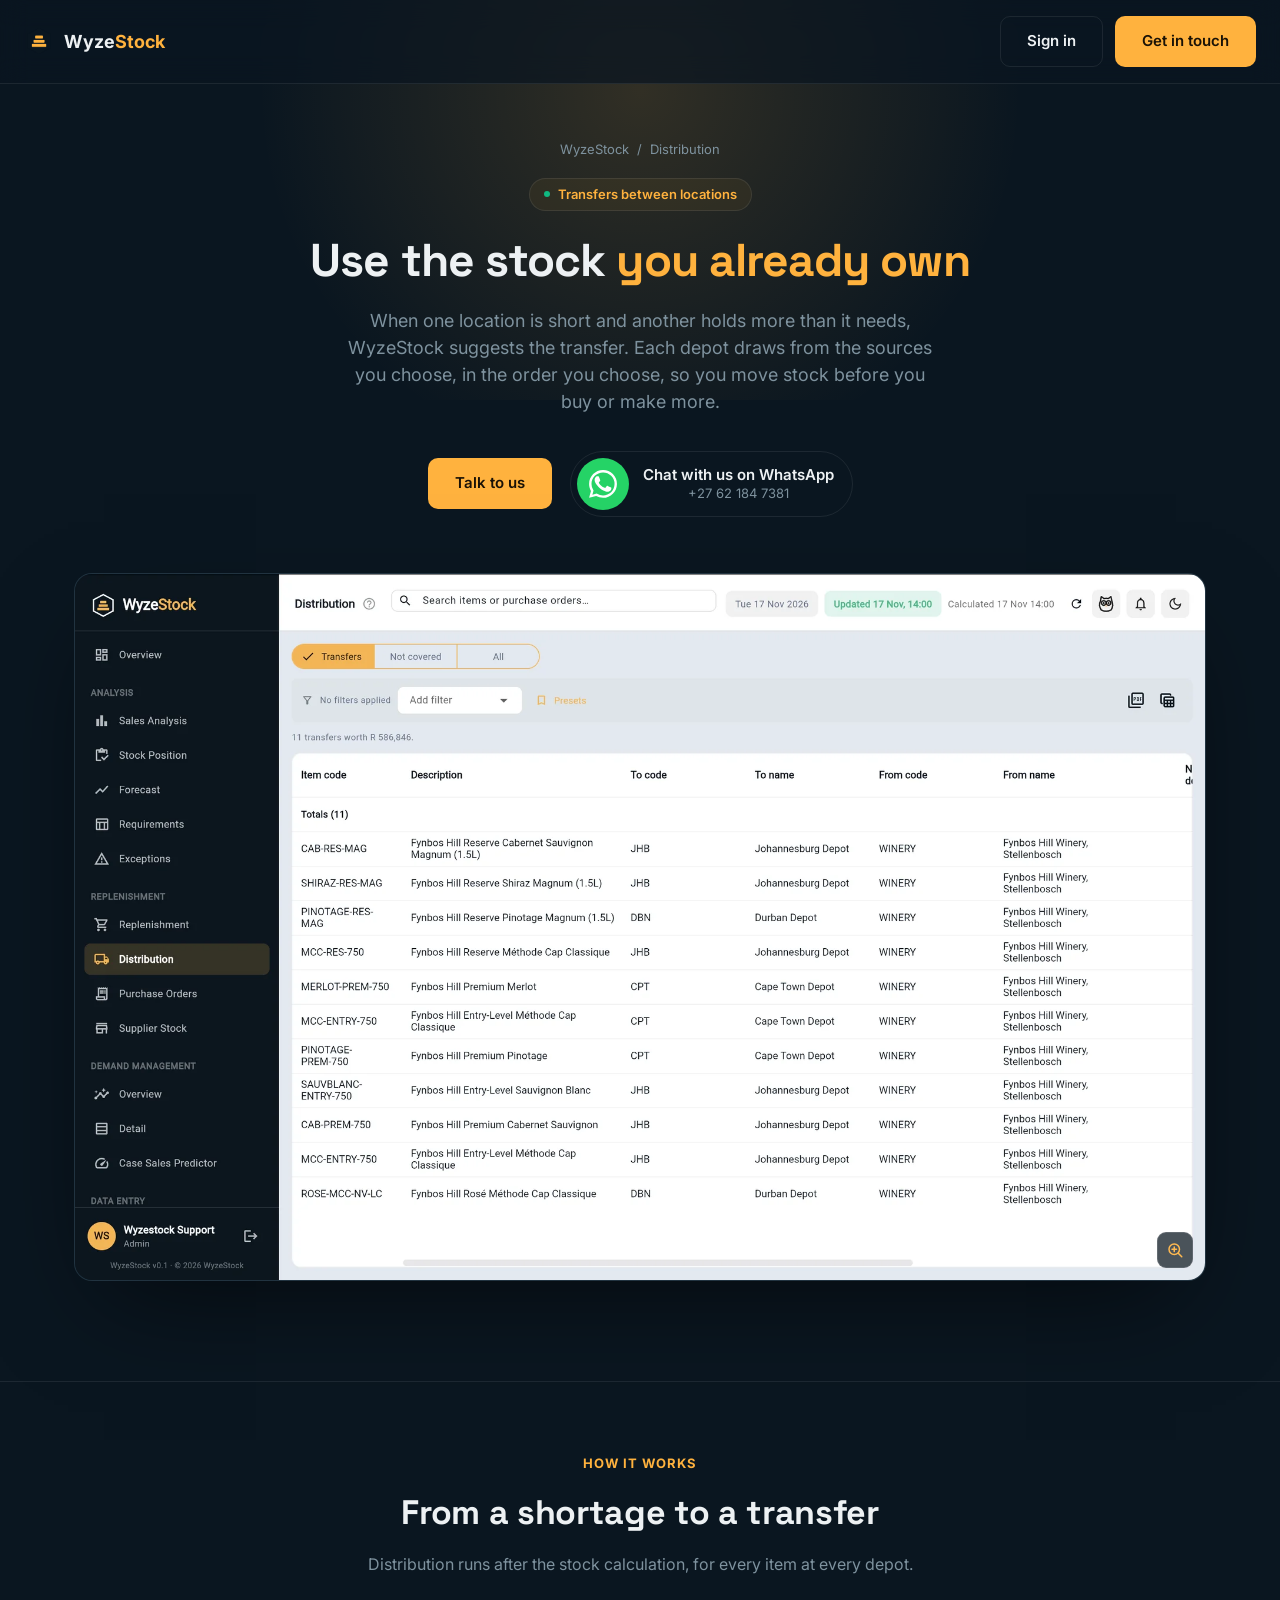
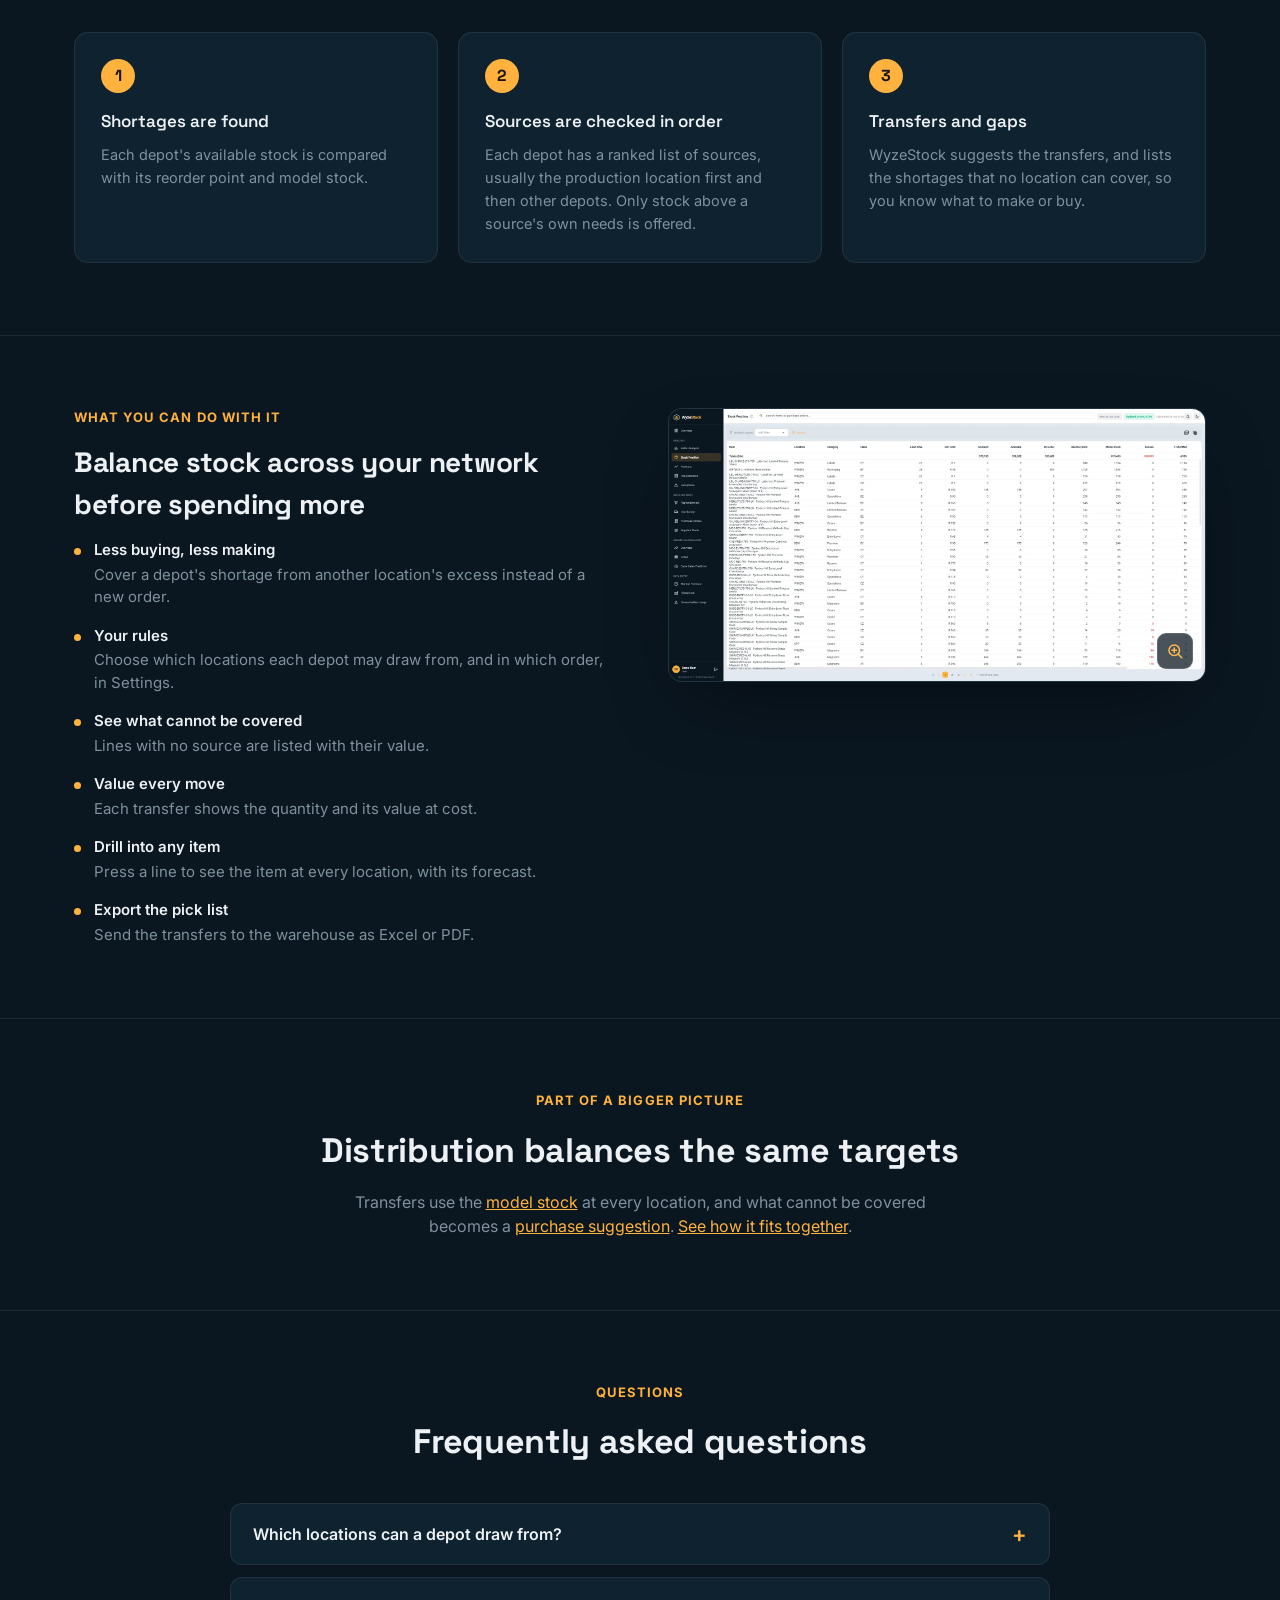
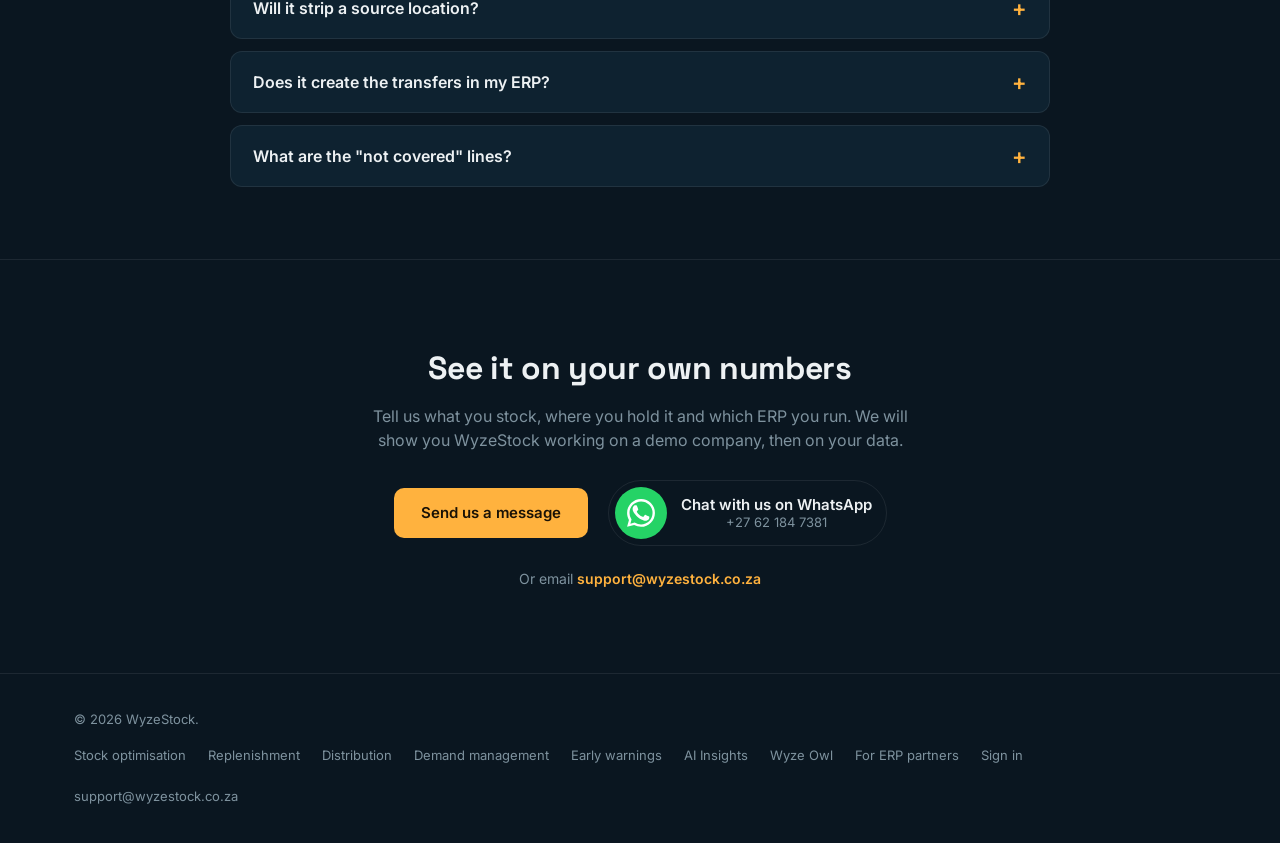
<file: distribution/index.html>
<!DOCTYPE html>
<html lang="en">
<head>
<meta charset="UTF-8">
<meta name="viewport" content="width=device-width, initial-scale=1.0">
<title>Distribution: Stock Transfers Between Locations | WyzeStock</title>
<meta name="description" content="Suggested transfers between your production location and depots, from the sources you choose, before you buy or make more.">
<link rel="canonical" href="https://wyzestock.com/distribution/">

<!-- Favicon -->
<link rel="icon" type="image/png" href="/favicon.png">
<link rel="apple-touch-icon" href="/images/icon-192.png?v=0a163372">

<!-- Fonts -->
<link rel="preconnect" href="https://fonts.googleapis.com">
<link rel="preconnect" href="https://fonts.gstatic.com" crossorigin>
<link href="https://fonts.googleapis.com/css2?family=Inter:wght@400;500;600;700;800&family=Space+Grotesk:wght@500;600;700&display=swap" rel="stylesheet">

<!-- Open Graph -->
<meta property="og:type" content="website">
<meta property="og:site_name" content="WyzeStock">
<meta property="og:title" content="Distribution: Stock Transfers Between Locations | WyzeStock">
<meta property="og:description" content="Suggested transfers between your production location and depots, from the sources you choose, before you buy or make more.">
<meta property="og:url" content="https://wyzestock.com/distribution/">
<meta property="og:image" content="https://wyzestock.com/images/og.png?v=aa6d2505">
<meta property="og:image:width" content="1200">
<meta property="og:image:height" content="630">

<!-- Twitter Card -->
<meta name="twitter:card" content="summary_large_image">
<meta name="twitter:title" content="Distribution: Stock Transfers Between Locations | WyzeStock">
<meta name="twitter:description" content="Suggested transfers between your production location and depots, from the sources you choose, before you buy or make more.">
<meta name="twitter:image" content="https://wyzestock.com/images/og.png?v=aa6d2505">

<meta name="theme-color" content="#0A1620">

<script type="application/ld+json">
{
  "@context": "https://schema.org",
  "@type": "BreadcrumbList",
  "itemListElement": [
    {
      "@type": "ListItem",
      "position": 1,
      "name": "WyzeStock",
      "item": "https://wyzestock.com/"
    },
    {
      "@type": "ListItem",
      "position": 2,
      "name": "Distribution",
      "item": "https://wyzestock.com/distribution/"
    }
  ]
}
</script>
<style>
  :root {
    --navy-deep: #0A1620;
    --navy-mid: #0E2230;
    --navy-surface: #132A38;
    --amber: #FFB23E;
    --amber-dark: #9C7022;
    --on-accent: #1A1206;
    --positive: #10B981;
    --negative: #EF4444;
    --caution: #F59E0B;
    --info: #3B82F6;
    --purple: #8B5CF6;
    --text: #EDF1F3;
    --text-2: #7E929E;
    --line: rgba(255,255,255,0.08);
    --radius: 14px;
  }

  * { box-sizing: border-box; margin: 0; padding: 0; }

  html { scroll-behavior: smooth; }

  body {
    background: var(--navy-deep);
    color: var(--text);
    font-family: 'Inter', -apple-system, BlinkMacSystemFont, sans-serif;
    line-height: 1.5;
    -webkit-font-smoothing: antialiased;
  }

  h1, h2, h3, .brand-word {
    font-family: 'Space Grotesk', 'Inter', sans-serif;
  }

  a { color: inherit; }

  img { max-width: 100%; display: block; }

  .wrap {
    max-width: 1180px;
    margin: 0 auto;
    padding: 0 24px;
  }

  .accent { color: var(--amber); }

  .btn {
    display: inline-flex;
    align-items: center;
    justify-content: center;
    gap: 8px;
    padding: 13px 26px;
    border-radius: 10px;
    font-weight: 600;
    font-size: 15px;
    text-decoration: none;
    border: 1px solid transparent;
    cursor: pointer;
    transition: transform 0.15s ease, opacity 0.15s ease;
  }
  .btn:hover { transform: translateY(-1px); }

  .btn-primary {
    background: var(--amber);
    color: var(--on-accent);
  }
  .btn-primary:hover { opacity: 0.92; }

  .btn-ghost {
    background: transparent;
    border-color: var(--line);
    color: var(--text);
  }
  .btn-ghost:hover { border-color: rgba(255,255,255,0.22); }

  /* NAV */
  nav {
    position: fixed;
    top: 0; left: 0; right: 0;
    z-index: 100;
    background: rgba(10, 22, 32, 0.72);
    backdrop-filter: blur(14px);
    -webkit-backdrop-filter: blur(14px);
    border-bottom: 1px solid var(--line);
  }
  .nav-inner {
    max-width: 1180px;
    margin: 0 auto;
    padding: 16px 24px;
    display: flex;
    align-items: center;
    justify-content: space-between;
  }
  .nav-brand {
    display: flex;
    align-items: center;
    gap: 10px;
    font-weight: 700;
    font-size: 18px;
    text-decoration: none;
  }
  .nav-brand img { width: 30px; height: 30px; border-radius: 7px; }
  .nav-links {
    display: flex;
    align-items: center;
    gap: 28px;
    font-size: 14px;
    font-weight: 500;
    color: var(--text-2);
  }
  .nav-links a { text-decoration: none; transition: color 0.15s; }
  .nav-links a:hover { color: var(--text); }
  .nav-cta { display: flex; align-items: center; gap: 12px; }
  @media (max-width: 760px) {
    .nav-links { display: none; }
  }

  /* HERO */
  .hero {
    position: relative;
    padding: 168px 0 100px;
    overflow: hidden;
  }
  .hero::before {
    content: "";
    position: absolute;
    top: -220px; left: 50%;
    transform: translateX(-50%);
    width: 900px; height: 620px;
    background: radial-gradient(circle, rgba(255,178,62,0.16) 0%, rgba(255,178,62,0) 70%);
    pointer-events: none;
  }
  .hero-inner {
    position: relative;
    text-align: center;
    max-width: 780px;
    margin: 0 auto;
  }
  .eyebrow {
    display: inline-flex;
    align-items: center;
    gap: 8px;
    padding: 6px 14px;
    border: 1px solid var(--line);
    border-radius: 999px;
    font-size: 13px;
    font-weight: 600;
    color: var(--amber);
    background: rgba(255,178,62,0.06);
    margin-bottom: 24px;
  }
  .eyebrow .dot {
    width: 6px; height: 6px; border-radius: 50%;
    background: var(--positive);
  }
  .hero h1 {
    font-size: 52px;
    line-height: 1.12;
    font-weight: 700;
    letter-spacing: -0.02em;
    margin-bottom: 20px;
  }
  .hero-sub {
    font-size: 18px;
    color: var(--text-2);
    max-width: 600px;
    margin: 0 auto 36px;
  }
  .hero-ctas {
    display: flex;
    gap: 14px;
    justify-content: center;
    flex-wrap: wrap;
    margin-bottom: 40px;
  }
  .status-strip {
    display: flex;
    gap: 28px;
    justify-content: center;
    flex-wrap: wrap;
    font-size: 13px;
    color: var(--text-2);
  }
  .status-strip span { display: inline-flex; align-items: center; gap: 7px; }
  .status-strip .sdot { width: 6px; height: 6px; border-radius: 50%; background: var(--positive); }

  @media (max-width: 640px) {
    .hero { padding: 128px 0 64px; }
    .hero h1 { font-size: 34px; }
    .hero-sub { font-size: 16px; }
  }

  /* PRODUCT SHOT */
  .product-shot {
    padding: 0 0 100px;
  }
  .shot-frame {
    border: 1px solid var(--line);
    border-radius: 18px;
    overflow: hidden;
    box-shadow: 0 40px 100px -30px rgba(0,0,0,0.6);
    background: var(--navy-mid);
  }
  .shot-frame img { width: 100%; }

  /* FEATURES */
  .features { padding: 40px 0 110px; }
  .section-head { text-align: center; max-width: 640px; margin: 0 auto 56px; }
  .section-label {
    font-size: 13px;
    font-weight: 700;
    letter-spacing: 0.08em;
    text-transform: uppercase;
    color: var(--amber);
    margin-bottom: 14px;
  }
  .section-head h2 {
    font-size: 34px;
    font-weight: 700;
    letter-spacing: -0.01em;
    margin-bottom: 14px;
  }
  .section-head p { color: var(--text-2); font-size: 16px; }

  .feature-grid {
    display: grid;
    grid-template-columns: repeat(3, 1fr);
    gap: 1px;
    background: var(--line);
    border: 1px solid var(--line);
    border-radius: var(--radius);
    overflow: hidden;
  }
  .feature-card {
    background: var(--navy-deep);
    padding: 32px 28px;
    transition: background 0.15s ease;
  }
  .feature-card:hover { background: var(--navy-mid); }
  .feature-icon {
    width: 40px; height: 40px;
    border-radius: 10px;
    background: rgba(255,178,62,0.12);
    display: flex; align-items: center; justify-content: center;
    margin-bottom: 18px;
    font-size: 18px;
  }
  .feature-card h3 { font-size: 16px; font-weight: 600; margin-bottom: 10px; }
  .feature-card p { font-size: 14px; color: var(--text-2); line-height: 1.6; }

  @media (max-width: 860px) {
    .feature-grid { grid-template-columns: 1fr; }
  }

  /* SHOWCASE */
  .showcase-section { padding: 70px 0; border-top: 1px solid var(--line); }
  .showcase-row {
    display: flex;
    align-items: center;
    gap: 64px;
  }
  .showcase-row.reverse { flex-direction: row-reverse; }
  .showcase-text { flex: 0 0 38%; }
  .showcase-text .section-label { margin-bottom: 12px; }
  .showcase-text h2 { font-size: 28px; font-weight: 700; margin-bottom: 16px; letter-spacing: -0.01em; }
  .showcase-text p { color: var(--text-2); font-size: 15.5px; margin-bottom: 22px; }
  .showcase-list { list-style: none; display: flex; flex-direction: column; gap: 10px; }
  .showcase-list li {
    font-size: 14.5px;
    color: var(--text);
    display: flex;
    align-items: flex-start;
    gap: 10px;
  }
  .showcase-list li::before {
    content: "";
    flex: 0 0 auto;
    width: 6px; height: 6px;
    border-radius: 50%;
    background: var(--amber);
    margin-top: 7px;
  }
  .showcase-image { flex: 1 1 62%; min-width: 0; }
  .showcase-image-stack { display: flex; flex-direction: column; gap: 20px; }
  .showcase-frame {
    border: 1px solid var(--line);
    border-radius: var(--radius);
    overflow: hidden;
    background: var(--navy-mid);
    box-shadow: 0 30px 80px -30px rgba(0,0,0,0.55);
  }
  .showcase-frame img { width: 100%; }
  .showcase-frame.narrow { max-width: 92%; }

  @media (max-width: 900px) {
    .showcase-row, .showcase-row.reverse { flex-direction: column; }
    .showcase-text, .showcase-image { flex: 1 1 100%; }
  }

  /* CONTACT */
  .contact { padding: 110px 0; border-top: 1px solid var(--line); }
  .contact-inner {
    max-width: 620px;
    margin: 0 auto;
    background: var(--navy-mid);
    border: 1px solid var(--line);
    border-radius: 20px;
    padding: 48px;
  }
  @media (max-width: 640px) {
    .contact-inner { padding: 32px 24px; }
  }
  .contact-form { display: flex; flex-direction: column; gap: 18px; margin-top: 32px; }
  .form-row { display: flex; flex-direction: column; gap: 8px; }
  .form-row label { font-size: 13px; font-weight: 600; color: var(--text-2); }
  .form-row input, .form-row textarea {
    background: var(--navy-deep);
    border: 1px solid var(--line);
    border-radius: 9px;
    padding: 12px 14px;
    color: var(--text);
    font-family: inherit;
    font-size: 15px;
    outline: none;
    transition: border-color 0.15s;
  }
  .form-row input:focus, .form-row textarea:focus { border-color: var(--amber); }
  .form-row textarea { resize: vertical; min-height: 110px; }
  .contact-honeypot {
    position: absolute;
    left: -9999px;
    width: 1px; height: 1px;
    opacity: 0;
    pointer-events: none;
  }
  .contact-submit { margin-top: 6px; }
  .contact-submit button { width: 100%; }
  .form-status { font-size: 14px; margin-top: 4px; min-height: 18px; }
  .form-status.success { color: var(--positive); }
  .form-status.error { color: var(--negative); }

  .contact-alt {
    margin-top: 24px;
    padding-top: 24px;
    border-top: 1px solid var(--line);
    font-size: 14px;
    color: var(--text-2);
  }
  .contact-alt a { color: var(--amber); text-decoration: none; font-weight: 600; }

  /* FOOTER */
  footer {
    border-top: 1px solid var(--line);
    padding: 36px 0;
  }
  .footer-inner {
    display: flex;
    align-items: center;
    justify-content: space-between;
    flex-wrap: wrap;
    gap: 16px;
    font-size: 13px;
    color: var(--text-2);
  }
  .footer-links { display: flex; gap: 22px; }
  .footer-links a { text-decoration: none; color: var(--text-2); }
  .footer-links a:hover { color: var(--text); }

  /* ---------- v2 additions ---------- */
  .eyebrow .deg { font-family: 'Space Grotesk', sans-serif; font-weight: 700; }

  img { height: auto; }
  .section-sub { color: var(--text-2); font-size: 16px; }

  /* 360 HUB */
  .hub { padding: 40px 0 110px; }
  .hub-svg-wrap { max-width: 1000px; margin: 0 auto; }
  .hub-svg { width: 100%; height: auto; display: block; }
  .hub-svg .spoke { stroke: rgba(255,178,62,0.35); stroke-width: 1.5; stroke-dasharray: 4 6; }
  .hub-svg .ring { fill: none; stroke: rgba(255,255,255,0.06); stroke-width: 1; }
  .hub-svg .node { fill: #0E2230; stroke: rgba(255,255,255,0.12); stroke-width: 1; }
  .hub-svg .node-title { fill: #EDF1F3; font-family: 'Space Grotesk', 'Inter', sans-serif; font-weight: 600; font-size: 18px; }
  .hub-svg .node-sub { fill: #8DA1AC; font-family: 'Inter', sans-serif; font-size: 13px; }
  .hub-svg .hub-core { fill: #FFB23E; }
  .hub-svg .hub-num { fill: #1A1206; font-family: 'Space Grotesk', sans-serif; font-weight: 700; font-size: 40px; }
  .hub-svg .hub-cap { fill: #1A1206; font-family: 'Inter', sans-serif; font-weight: 600; font-size: 13px; }
  .hub-svg .hub-halo { fill: rgba(255,178,62,0.10); }

  .hub-mobile { display: none; }
  .hub-mobile .hub-core-m {
    background: var(--amber); color: var(--on-accent);
    border-radius: var(--radius); padding: 18px 20px; margin-bottom: 14px; text-align: center;
  }
  .hub-core-m strong { font-family: 'Space Grotesk', sans-serif; font-size: 28px; display: block; line-height: 1.1; }
  .hub-core-m span { font-size: 13px; font-weight: 600; }
  .hub-mobile ul { list-style: none; display: grid; grid-template-columns: 1fr 1fr; gap: 10px; }
  .hub-mobile li {
    background: var(--navy-mid); border: 1px solid var(--line); border-radius: 12px; padding: 14px;
  }
  .hub-mobile li b { display: block; font-family: 'Space Grotesk', sans-serif; font-size: 15px; margin-bottom: 4px; }
  .hub-mobile li span { font-size: 12.5px; color: var(--text-2); }
  @media (max-width: 640px) {
    .hub-svg-wrap { display: none; }
    .hub-mobile { display: block; }
  }

  .hub-points {
    display: grid; grid-template-columns: repeat(3, 1fr); gap: 20px; margin-top: 56px;
  }
  .hub-point { border-top: 2px solid var(--amber); padding-top: 16px; }
  .hub-point h3 { font-size: 16px; font-weight: 600; margin-bottom: 8px; }
  .hub-point p { font-size: 14px; color: var(--text-2); line-height: 1.6; }
  @media (max-width: 860px) { .hub-points { grid-template-columns: 1fr; gap: 24px; } }

  /* Feature grid: 9 cards */
  .feature-icon.is-new { background: rgba(255,178,62,0.2); }
  .tag-new {
    display: inline-block; margin-left: 8px; padding: 2px 8px; border-radius: 999px;
    font-size: 10.5px; font-weight: 700; letter-spacing: 0.06em; text-transform: uppercase;
    color: var(--amber); background: rgba(255,178,62,0.12); vertical-align: middle;
  }

  /* Showcase variants */
  .showcase-section .showcase-text .kicker-note { font-size: 13.5px; color: var(--text-2); margin-top: 18px; }
  .showcase-frame.light-ring { border-color: rgba(255,255,255,0.14); }
  .showcase-frame figcaption {
    padding: 10px 14px; font-size: 12.5px; color: var(--text-2);
    border-top: 1px solid var(--line); background: var(--navy-mid);
  }
  .showcase-frame.wide-scroll { overflow-x: auto; }
  @media (max-width: 900px) { .showcase-frame.wide-scroll img { min-width: 760px; } }
  .showcase-row.top-align { align-items: flex-start; }

  .segment-legend { display: flex; flex-wrap: wrap; gap: 8px; margin: 4px 0 22px; }
  .segment-legend span {
    font-size: 12.5px; font-weight: 600; padding: 5px 11px; border-radius: 999px;
    border: 1px solid var(--line); color: var(--text);
    display: inline-flex; align-items: center; gap: 7px;
  }
  .segment-legend i { width: 8px; height: 8px; border-radius: 2px; display: inline-block; }

  /* Two-up cards */
  .twoup { display: grid; grid-template-columns: 1fr 1fr; gap: 28px; align-items: stretch; }
  .twoup-card {
    background: var(--navy-mid); border: 1px solid var(--line); border-radius: var(--radius);
    padding: 26px; display: flex; flex-direction: column; gap: 14px;
  }
  .twoup-card h2 { font-size: 24px; font-weight: 700; letter-spacing: -0.01em; }
  .twoup-card p { font-size: 15px; color: var(--text-2); }
  .twoup-card .showcase-frame { margin-top: 6px; background: var(--navy-deep); }
  .twoup-card .frame-center { display: flex; justify-content: center; }
  .twoup-card .frame-center .showcase-frame { max-width: 360px; }
  @media (max-width: 900px) { .twoup { grid-template-columns: 1fr; } }

  /* Details grid */
  .details { padding: 70px 0 110px; border-top: 1px solid var(--line); }
  .details .feature-grid { grid-template-columns: repeat(3, 1fr); }
  @media (max-width: 860px) { .details .feature-grid { grid-template-columns: 1fr; } }
  @media (max-width: 900px) {
    .showcase-row, .showcase-row.reverse { align-items: stretch; }
    .showcase-image { width: 100%; }
  }

  /* Nav tweaks for more links */
  .nav-links { gap: 22px; }
  .nav-inner { max-width: 1280px; gap: 24px; }
  .nav-links a, .nav-brand span, .nav-cta .btn { white-space: nowrap; }
  @media (max-width: 1320px) { .nav-links { display: none; } }
  @media (max-width: 640px) {
    .nav-cta .btn { white-space: nowrap; padding: 9px 14px; font-size: 14px; }
    .nav-inner { padding: 12px 16px; }
    .nav-brand { font-size: 16px; }
  }

  /* ---------- Lightbox ---------- */
  .has-zoom { position: relative; }
  .has-zoom img[data-zoom] { cursor: zoom-in; }
  .has-zoom::after {
    content: ""; position: absolute; right: 12px; bottom: 12px; width: 34px; height: 34px;
    border-radius: 9px; background: rgba(10,22,32,0.82) url("data:image/svg+xml,%3Csvg xmlns='http://www.w3.org/2000/svg' width='18' height='18' viewBox='0 0 24 24' fill='none' stroke='%23FFB23E' stroke-width='2' stroke-linecap='round' stroke-linejoin='round'%3E%3Ccircle cx='11' cy='11' r='7'/%3E%3Cpath d='M21 21l-4.3-4.3M11 8v6M8 11h6'/%3E%3C/svg%3E") center/18px no-repeat;
    border: 1px solid rgba(255,255,255,0.14); pointer-events: none; opacity: 0.9;
    transition: opacity .15s ease, transform .15s ease;
  }
  .has-zoom:hover::after { opacity: 1; transform: scale(1.06); }
  .has-zoom.wide-scroll::after { position: sticky; float: right; margin: -46px 12px 0 0; }
  img[data-zoom]:focus-visible { outline: 2px solid var(--amber); outline-offset: -2px; }

  .lb { position: fixed; inset: 0; z-index: 1000; display: none; flex-direction: column;
        background: rgba(5,12,18,0.94); -webkit-backdrop-filter: blur(6px); backdrop-filter: blur(6px); }
  .lb.open { display: flex; animation: lbfade .18s ease; }
  @keyframes lbfade { from { opacity: 0; } to { opacity: 1; } }
  @media (prefers-reduced-motion: reduce) { .lb.open { animation: none; } }
  .lb-bar { display: flex; align-items: center; justify-content: space-between; gap: 16px; padding: 14px 20px; color: var(--text-2); font-size: 13.5px; }
  .lb-count { font-variant-numeric: tabular-nums; color: var(--text); font-weight: 600; }
  .lb-btn { width: 44px; height: 44px; border-radius: 12px; border: 1px solid var(--line); background: rgba(255,255,255,0.05);
            color: var(--text); cursor: pointer; display: inline-flex; align-items: center; justify-content: center; transition: background .15s, border-color .15s; }
  .lb-btn:hover { background: rgba(255,255,255,0.12); border-color: rgba(255,255,255,0.25); }
  .lb-btn:focus-visible { outline: 2px solid var(--amber); outline-offset: 2px; }
  .lb-btn svg { width: 20px; height: 20px; stroke: currentColor; fill: none; stroke-width: 2; stroke-linecap: round; stroke-linejoin: round; }
  .lb-stage { flex: 1; min-height: 0; display: flex; align-items: center; position: relative; padding: 0 76px; }
  .lb-scroll { flex: 1; height: 100%; overflow: auto; display: flex; align-items: center; justify-content: center; -webkit-overflow-scrolling: touch; }
  .lb-scroll.actual { align-items: flex-start; justify-content: flex-start; }
  .lb-img { display: block; max-width: 100%; max-height: 100%; width: auto; height: auto; border-radius: 10px;
            box-shadow: 0 30px 90px -20px rgba(0,0,0,0.7); cursor: zoom-in; background: var(--navy-mid); margin: auto; }
  .lb-scroll.actual .lb-img { max-width: none; max-height: none; cursor: zoom-out; margin: 0; }
  .lb-nav { position: absolute; top: 50%; transform: translateY(-50%); }
  .lb-prev { left: 16px; } .lb-next { right: 16px; }
  .lb-cap { padding: 14px 24px 22px; text-align: center; font-size: 13.5px; color: var(--text-2); max-width: 900px; margin: 0 auto; }
  .lb-cap b { color: var(--text); font-weight: 600; }
  @media (max-width: 700px) {
    .lb-stage { padding: 0 8px; }
    .lb-nav { top: auto; bottom: 8px; transform: none; background: rgba(10,22,32,0.9); }
    .lb-prev { left: 12px; } .lb-next { right: 12px; }
    .lb-cap { padding-bottom: 66px; font-size: 12.5px; }
  }
  body.lb-lock { overflow: hidden; }

  /* WhatsApp */
  .wa-block { margin-top: 28px; display: flex; flex-direction: column; gap: 12px; }
  .btn-whatsapp { background: #25D366; color: #06210F; width: 100%; }
  .btn-whatsapp:hover { opacity: 0.92; }
  .btn-whatsapp svg { width: 20px; height: 20px; fill: currentColor; flex: 0 0 auto; }
  .wa-note { font-size: 13px; color: var(--text-2); text-align: center; }
  .form-or { display: flex; align-items: center; gap: 14px; margin-top: 26px; font-size: 12.5px; color: var(--text-2); text-transform: uppercase; letter-spacing: 0.08em; }
  .form-or::before, .form-or::after { content: ""; flex: 1; height: 1px; background: var(--line); }
  .btn:focus-visible { outline: 2px solid var(--amber); outline-offset: 2px; }

  .wa-block { align-items: flex-start; }
  .wa-logo-link { display: inline-flex; align-items: center; gap: 14px; text-decoration: none; color: var(--text);
                  padding: 6px 14px 6px 6px; border-radius: 999px; border: 1px solid var(--line); transition: border-color .15s, background .15s; }
  .wa-logo-link:hover { border-color: rgba(37,211,102,0.55); background: rgba(37,211,102,0.07); }
  .wa-logo-link:focus-visible { outline: 2px solid var(--amber); outline-offset: 3px; }
  .wa-logo { width: 52px; height: 52px; flex: 0 0 auto; display: block; }
  .wa-text { display: flex; flex-direction: column; line-height: 1.3; }
  .wa-text strong { font-size: 15px; font-weight: 600; }
  .wa-text span { font-size: 13px; color: var(--text-2); }
  .footer-links { flex-wrap: wrap; }
  .learn-more { display: inline-block; margin-top: 18px; color: var(--amber); font-weight: 600; font-size: 14.5px; text-decoration: none; }
  .learn-more:hover { text-decoration: underline; }

  /* ---------- landing pages ---------- */
  .hero.page-hero { padding: 140px 0 48px; }
  .page-hero .hero-inner { max-width: 820px; }
  .page-hero h1 { font-size: 46px; }
  @media (max-width: 640px) { .page-hero h1 { font-size: 31px; } .hero.page-hero { padding: 112px 0 36px; } }
  .crumbs { font-size: 13px; color: var(--text-2); margin-bottom: 18px; }
  .crumbs a { color: var(--text-2); text-decoration: none; }
  .crumbs a:hover { color: var(--text); }
  .hero-actions { display: flex; gap: 18px; justify-content: center; align-items: center; flex-wrap: wrap; margin-bottom: 8px; }
  .hero-actions .wa-logo-link { padding-right: 18px; }

  .lp-section { padding: 72px 0; border-top: 1px solid var(--line); }
  .steps { display: grid; grid-template-columns: repeat(3, 1fr); gap: 20px; }
  .step { background: var(--navy-mid); border: 1px solid var(--line); border-radius: var(--radius); padding: 26px; }
  .step-num { width: 34px; height: 34px; border-radius: 50%; background: var(--amber); color: var(--on-accent);
              font-family: 'Space Grotesk', sans-serif; font-weight: 700; display: flex; align-items: center; justify-content: center; margin-bottom: 16px; }
  .step h3 { font-size: 17px; font-weight: 600; margin-bottom: 8px; }
  .step p { font-size: 14.5px; color: var(--text-2); line-height: 1.6; }
  @media (max-width: 860px) { .steps { grid-template-columns: 1fr; } }

  .two-col { display: grid; grid-template-columns: 1fr 1fr; gap: 56px; align-items: start; }
  @media (max-width: 900px) { .two-col { grid-template-columns: 1fr; gap: 32px; } }
  .prose h2 { font-size: 28px; font-weight: 700; letter-spacing: -0.01em; margin-bottom: 14px; }
  .prose p { color: var(--text-2); font-size: 15.5px; margin-bottom: 16px; }
  .prose a { color: var(--amber); }
  .stack { display: flex; flex-direction: column; gap: 20px; }
  .two-col > * { min-width: 0; }
  .stack > .showcase-frame { max-width: 100%; }

  .chip-row { display: flex; flex-wrap: wrap; gap: 8px; margin: 6px 0 22px; }
  .chip { font-size: 13px; font-weight: 600; padding: 6px 12px; border-radius: 999px; border: 1px solid var(--line);
          display: inline-flex; align-items: center; gap: 8px; color: var(--text); background: rgba(255,255,255,0.03); }
  .chip i { width: 9px; height: 9px; border-radius: 2px; display: inline-block; }
  .chip.plain { font-weight: 500; color: var(--text-2); }

  .benefit-list { list-style: none; display: flex; flex-direction: column; gap: 16px; }
  .benefit-list li { padding-left: 20px; position: relative; font-size: 15px; color: var(--text-2); }
  .benefit-list li::before { content: ""; position: absolute; left: 0; top: 9px; width: 7px; height: 7px; border-radius: 50%; background: var(--amber); }
  .benefit-list li strong { color: var(--text); display: block; margin-bottom: 2px; font-weight: 600; }

  .faq { max-width: 820px; margin: 0 auto; display: flex; flex-direction: column; gap: 12px; }
  .faq details { background: var(--navy-mid); border: 1px solid var(--line); border-radius: 12px; padding: 0; }
  .faq summary { list-style: none; cursor: pointer; padding: 18px 22px; font-weight: 600; font-size: 16px; display: flex; justify-content: space-between; gap: 16px; align-items: center; }
  .faq summary::-webkit-details-marker { display: none; }
  .faq summary::after { content: "+"; color: var(--amber); font-size: 22px; line-height: 1; flex: 0 0 auto; }
  .faq details[open] summary::after { content: "\2212"; }
  .faq summary:focus-visible { outline: 2px solid var(--amber); outline-offset: 2px; border-radius: 12px; }
  .faq .ans { padding: 0 22px 20px; color: var(--text-2); font-size: 15px; line-height: 1.65; }

  .cta-band { text-align: center; padding: 84px 0; border-top: 1px solid var(--line); }
  .cta-band h2 { font-size: 32px; font-weight: 700; letter-spacing: -0.01em; margin-bottom: 12px; }
  .cta-band p { color: var(--text-2); max-width: 560px; margin: 0 auto 28px; font-size: 16px; }
  .cta-row { display: flex; gap: 20px; justify-content: center; align-items: center; flex-wrap: wrap; }
  .cta-mail { margin-top: 22px; font-size: 14px; color: var(--text-2); }
  .cta-mail a { color: var(--amber); font-weight: 600; text-decoration: none; }

  .footer-links { flex-wrap: wrap; }

  /* Intro video (home page) */
  .intro-video { padding: 72px 0 24px; }
  .video-frame { max-width: 960px; margin: 0 auto; border-radius: 14px; overflow: hidden; border: 1px solid var(--border, rgba(255,255,255,0.08)); box-shadow: 0 30px 80px rgba(0,0,0,0.45); background: #000; aspect-ratio: 16 / 9; position: relative; }
  .video-frame video { display: block; width: 100%; height: 100%; object-fit: contain; background: #000; }
  @media (max-width: 640px) { .intro-video { padding: 48px 0 8px; } .video-frame { border-radius: 10px; } }
  .sound-on { position: absolute; top: 14px; right: 14px; border: 0; cursor: pointer; border-radius: 999px; padding: 9px 16px;
    font: 600 14px Inter, sans-serif; background: var(--amber, #FFB23E); color: #1A1206; box-shadow: 0 4px 14px rgba(0,0,0,.35); }
  .sound-on[hidden] { display: none; }

  /* Wyze Owl chat example (an illustration built in HTML, not a screenshot) */
  .owl-mark { width: 22px; height: 22px; color: var(--text); flex: 0 0 auto; }
  .owl-chat { border: 1px solid var(--line); border-radius: var(--radius); background: var(--navy-mid); box-shadow: 0 30px 80px -30px rgba(0,0,0,0.55); overflow: hidden; }
  .owl-chat-head { display: flex; align-items: center; gap: 10px; padding: 14px 18px; border-bottom: 1px solid var(--line); font-weight: 700; }
  .owl-chat-head .owl-mark { width: 26px; height: 26px; }
  .owl-chat-head small { margin-left: auto; font-weight: 500; font-size: 12px; color: var(--text-2); }
  .owl-chat-body { padding: 18px; display: flex; flex-direction: column; gap: 12px; }
  .owl-msg { display: flex; gap: 8px; align-items: flex-start; }
  .owl-msg.me { justify-content: flex-end; }
  .owl-bubble { max-width: 86%; padding: 10px 14px; border-radius: 12px; font-size: 14px; line-height: 1.5; background: rgba(255,255,255,0.06); }
  .owl-msg.me .owl-bubble { background: rgba(255,178,62,0.16); }
  .owl-bubble ol { margin: 6px 0 0 18px; padding: 0; }
  .owl-msg .owl-mark { margin-top: 8px; width: 20px; height: 20px; }
  .owl-chat-foot { padding: 10px 18px 14px; border-top: 1px solid var(--line); font-size: 12px; color: var(--text-2); }
  .owl-note h3 { margin-bottom: 12px; }

  /* ---------- WyzeStock additions ---------- */
  .flow-svg { width: 100%; height: auto; display: block; }
  .stat-row { display: grid; grid-template-columns: repeat(3, 1fr); gap: 1px; background: var(--line); border: 1px solid var(--line);
               border-radius: var(--radius); overflow: hidden; margin-top: 8px; }
  .stat { background: var(--navy-mid); padding: 22px 20px; }
  .stat b { display: block; font-family: 'Space Grotesk', sans-serif; font-size: 26px; color: var(--amber); line-height: 1.1; margin-bottom: 6px; }
  .stat span { font-size: 13.5px; color: var(--text-2); }
  @media (max-width: 760px) { .stat-row { grid-template-columns: 1fr; } }
</style>
</head>
<body>

<nav>
  <div class="nav-inner">
    <a href="/" class="nav-brand">
      <img src="/images/icon-192.png?v=0a163372" alt="WyzeStock logo">
      <span>Wyze<span class="accent">Stock</span></span>
    </a>
    <div class="nav-links">
      <a href="/stock-optimisation/">Optimisation</a>
      <a href="/replenishment/">Replenishment</a>
      <a href="/distribution/">Distribution</a>
      <a href="/demand-management/">Demand</a>
      <a href="/early-warnings/">Warnings</a>
      <a href="/ai-insights/">AI Insights</a>
      <a href="/wyze-owl/">Wyze Owl</a>
      <a href="/partners/">Partners</a>
    </div>
    <div class="nav-cta">
      <a href="https://app.wyzestock.co.za" class="btn btn-ghost">Sign in</a>
      <a href="/#contact" class="btn btn-primary">Get in touch</a>
    </div>
  </div>
</nav>

<main id="top">

  <section class="hero page-hero">
    <div class="wrap hero-inner">
      <div class="crumbs"><a href="/">WyzeStock</a> &nbsp;/&nbsp; Distribution</div>
      <div class="eyebrow"><span class="dot"></span> Transfers between locations</div>
      <h1>Use the stock <span class="accent">you already own</span></h1>
      <p class="hero-sub">When one location is short and another holds more than it needs, WyzeStock suggests the transfer. Each depot draws from the sources you choose, in the order you choose, so you move stock before you buy or make more.</p>
      <div class="hero-actions">
        <a href="/#contact" class="btn btn-primary">Talk to us</a>
        <a class="wa-logo-link" href="https://wa.me/27621847381?text=Hi%2C%20I%27d%20like%20to%20find%20out%20more%20about%20WyzeStock." target="_blank" rel="noopener" aria-label="Chat with us on WhatsApp, +27 62 184 7381 (opens in a new tab)">
            <svg class="wa-logo" viewBox="0 0 24 24" aria-hidden="true"><circle cx="12" cy="12" r="12" fill="#25D366"/><g transform="translate(4.3 4.3) scale(0.64)"><path fill="#fff" d="M17.47 14.38c-.3-.15-1.76-.87-2.03-.97-.27-.1-.47-.15-.67.15-.2.3-.77.97-.94 1.17-.17.2-.35.22-.65.07-.3-.15-1.26-.46-2.4-1.48-.89-.79-1.49-1.77-1.66-2.07-.17-.3-.02-.46.13-.61.13-.13.3-.35.45-.52.15-.17.2-.3.3-.5.1-.2.05-.37-.02-.52-.07-.15-.67-1.62-.92-2.22-.24-.58-.49-.5-.67-.51h-.57c-.2 0-.52.07-.8.37-.27.3-1.04 1.02-1.04 2.48s1.07 2.88 1.22 3.08c.15.2 2.1 3.2 5.08 4.49.71.31 1.26.49 1.69.63.71.23 1.36.2 1.87.12.57-.08 1.76-.72 2.01-1.41.25-.69.25-1.29.17-1.41-.07-.12-.27-.2-.57-.35zM12.04 2C6.5 2 2 6.5 2 12.04c0 1.77.46 3.5 1.34 5.02L2 22l5.06-1.33a10 10 0 0 0 4.98 1.32h.01c5.54 0 10.04-4.5 10.04-10.04 0-2.68-1.04-5.2-2.94-7.1A9.96 9.96 0 0 0 12.04 2zm0 18.3h-.01a8.3 8.3 0 0 1-4.23-1.16l-.3-.18-3.12.82.83-3.04-.2-.31a8.27 8.27 0 0 1-1.27-4.39c0-4.58 3.73-8.3 8.31-8.3 2.22 0 4.3.87 5.87 2.43a8.25 8.25 0 0 1 2.43 5.87c0 4.58-3.73 8.3-8.31 8.3z"/></g></svg>
            <span class="wa-text"><strong>Chat with us on WhatsApp</strong><span>+27 62 184 7381</span></span>
          </a>
      </div>
    </div>
  </section>

  <section class="product-shot">
    <div class="wrap">
      <div class="shot-frame">
        <div><img src="/images/distribution.webp?v=eeb4d5e4" alt="WyzeStock Distribution suggested transfers" loading="eager"></div>
      </div>
    </div>
  </section>

  <section class="lp-section">
    <div class="wrap">
      <div class="section-head">
        <div class="section-label">How it works</div>
        <h2>From a shortage to a transfer</h2>
        <p>Distribution runs after the stock calculation, for every item at every depot.</p>
      </div>
      <div class="steps">
        <div class="step"><div class="step-num">1</div><h3>Shortages are found</h3>
          <p>Each depot's available stock is compared with its reorder point and model stock.</p></div>
        <div class="step"><div class="step-num">2</div><h3>Sources are checked in order</h3>
          <p>Each depot has a ranked list of sources, usually the production location first and then other depots. Only stock above a source's own needs is offered.</p></div>
        <div class="step"><div class="step-num">3</div><h3>Transfers and gaps</h3>
          <p>WyzeStock suggests the transfers, and lists the shortages that no location can cover, so you know what to make or buy.</p></div>
      </div>
    </div>
  </section>

  <section class="lp-section">
    <div class="wrap">
      <div class="two-col">
        <div class="prose">
          <div class="section-label">What you can do with it</div>
          <h2>Balance stock across your network before spending more</h2>
          <ul class="benefit-list">
            <li><strong>Less buying, less making</strong>Cover a depot's shortage from another location's excess instead of a new order.</li>
            <li><strong>Your rules</strong>Choose which locations each depot may draw from, and in which order, in Settings.</li>
            <li><strong>See what cannot be covered</strong>Lines with no source are listed with their value.</li>
            <li><strong>Value every move</strong>Each transfer shows the quantity and its value at cost.</li>
            <li><strong>Drill into any item</strong>Press a line to see the item at every location, with its forecast.</li>
            <li><strong>Export the pick list</strong>Send the transfers to the warehouse as Excel or PDF.</li>
          </ul>
        </div>
        <div class="stack">
          <div class="showcase-frame"><img src="/images/stock-position.webp?v=a8c1ff8c" alt="WyzeStock Stock Position by location" loading="lazy"></div>
        </div>
      </div>
    </div>
  </section>

  <section class="lp-section">
    <div class="wrap">
      <div class="section-head" style="margin-bottom:0;">
        <div class="section-label">Part of a bigger picture</div>
        <h2>Distribution balances the same targets</h2>
        <p>Transfers use the <a href="/stock-optimisation/" style="color:var(--amber)">model stock</a> at every location, and what cannot be covered becomes a <a href="/replenishment/" style="color:var(--amber)">purchase suggestion</a>. <a href="/#hub" style="color:var(--amber)">See how it fits together</a>.</p>
      </div>
    </div>
  </section>

  <section class="lp-section" id="faq">
    <div class="wrap">
      <div class="section-head" style="margin-bottom:36px;">
        <div class="section-label">Questions</div>
        <h2>Frequently asked questions</h2>
      </div>
      <div class="faq">
        <details><summary>Which locations can a depot draw from?</summary><div class="ans">The ones you choose in Settings, ranked. A typical setup is the production location first and neighbouring depots after it.</div></details>
        <details><summary>Will it strip a source location?</summary><div class="ans">No. A source only offers stock above what it needs for itself.</div></details>
        <details><summary>Does it create the transfers in my ERP?</summary><div class="ans">No. WyzeStock suggests; your team captures the transfer in the ERP as usual.</div></details>
        <details><summary>What are the "not covered" lines?</summary><div class="ans">Shortages that no source can cover. They tell you what to produce or buy.</div></details>
      </div>
    </div>
  </section>

  <section class="cta-band">
    <div class="wrap">
      <h2>See it on your own numbers</h2>
      <p>Tell us what you stock, where you hold it and which ERP you run. We will show you WyzeStock working on a demo company, then on your data.</p>
      <div class="cta-row">
        <a href="/#contact" class="btn btn-primary">Send us a message</a>
        <a class="wa-logo-link" href="https://wa.me/27621847381?text=Hi%2C%20I%27d%20like%20to%20find%20out%20more%20about%20WyzeStock." target="_blank" rel="noopener" aria-label="Chat with us on WhatsApp, +27 62 184 7381 (opens in a new tab)">
            <svg class="wa-logo" viewBox="0 0 24 24" aria-hidden="true"><circle cx="12" cy="12" r="12" fill="#25D366"/><g transform="translate(4.3 4.3) scale(0.64)"><path fill="#fff" d="M17.47 14.38c-.3-.15-1.76-.87-2.03-.97-.27-.1-.47-.15-.67.15-.2.3-.77.97-.94 1.17-.17.2-.35.22-.65.07-.3-.15-1.26-.46-2.4-1.48-.89-.79-1.49-1.77-1.66-2.07-.17-.3-.02-.46.13-.61.13-.13.3-.35.45-.52.15-.17.2-.3.3-.5.1-.2.05-.37-.02-.52-.07-.15-.67-1.62-.92-2.22-.24-.58-.49-.5-.67-.51h-.57c-.2 0-.52.07-.8.37-.27.3-1.04 1.02-1.04 2.48s1.07 2.88 1.22 3.08c.15.2 2.1 3.2 5.08 4.49.71.31 1.26.49 1.69.63.71.23 1.36.2 1.87.12.57-.08 1.76-.72 2.01-1.41.25-.69.25-1.29.17-1.41-.07-.12-.27-.2-.57-.35zM12.04 2C6.5 2 2 6.5 2 12.04c0 1.77.46 3.5 1.34 5.02L2 22l5.06-1.33a10 10 0 0 0 4.98 1.32h.01c5.54 0 10.04-4.5 10.04-10.04 0-2.68-1.04-5.2-2.94-7.1A9.96 9.96 0 0 0 12.04 2zm0 18.3h-.01a8.3 8.3 0 0 1-4.23-1.16l-.3-.18-3.12.82.83-3.04-.2-.31a8.27 8.27 0 0 1-1.27-4.39c0-4.58 3.73-8.3 8.31-8.3 2.22 0 4.3.87 5.87 2.43a8.25 8.25 0 0 1 2.43 5.87c0 4.58-3.73 8.3-8.31 8.3z"/></g></svg>
            <span class="wa-text"><strong>Chat with us on WhatsApp</strong><span>+27 62 184 7381</span></span>
          </a>
      </div>
      <div class="cta-mail">Or email <a href="mailto:support@wyzestock.co.za">support@wyzestock.co.za</a></div>
    </div>
  </section>

</main>

<footer>
  <div class="wrap footer-inner">
    <div>&copy; 2026 WyzeStock.</div>
    <div class="footer-links">
      <a href="/stock-optimisation/">Stock optimisation</a>
      <a href="/replenishment/">Replenishment</a>
      <a href="/distribution/">Distribution</a>
      <a href="/demand-management/">Demand management</a>
      <a href="/early-warnings/">Early warnings</a>
      <a href="/ai-insights/">AI Insights</a>
      <a href="/wyze-owl/">Wyze Owl</a>
      <a href="/partners/">For ERP partners</a>
      <a href="https://app.wyzestock.co.za">Sign in</a>
      <a href="mailto:support@wyzestock.co.za">support@wyzestock.co.za</a>
    </div>
  </div>
</footer>

<script>
  const form = document.getElementById('contact-form');
  if (form) {
  const statusEl = document.getElementById('form-status');
  const submitBtn = document.getElementById('contact-submit-btn');

  form.addEventListener('submit', async function (e) {
    e.preventDefault();

    const name = document.getElementById('name').value.trim();
    const email = document.getElementById('email').value.trim();
    const message = document.getElementById('message').value.trim();
    const website = document.getElementById('website').value; // honeypot

    submitBtn.disabled = true;
    submitBtn.textContent = 'Sending…';
    statusEl.textContent = '';
    statusEl.className = 'form-status';

    try {
      const res = await fetch('https://zaupomwvqpzmsrkoftlr.supabase.co/functions/v1/send-contact-email', {
        method: 'POST',
        headers: { 'Content-Type': 'application/json' },
        body: JSON.stringify({ name, email, message, website })
      });

      const data = await res.json();

      if (!res.ok || data.error) {
        throw new Error(data.error || 'Something went wrong');
      }

      statusEl.textContent = "Thanks, we've got your message and will be in touch soon.";
      statusEl.className = 'form-status success';
      form.reset();
    } catch (err) {
      statusEl.textContent = "Couldn't send that. Please try again, or email support@wyzestock.co.za directly.";
      statusEl.className = 'form-status error';
    } finally {
      submitBtn.disabled = false;
      submitBtn.textContent = 'Send message';
    }
  });
  }
</script>

<script>
(function () {
  var imgs = Array.prototype.slice.call(document.querySelectorAll('.shot-frame img, .showcase-frame img'))
    .filter(function (i) { return i.getAttribute('src').indexOf('shot-sync') === -1; });
  if (!imgs.length) return;

  imgs.forEach(function (img, idx) {
    img.setAttribute('data-zoom', idx);
    img.setAttribute('tabindex', '0');
    img.setAttribute('role', 'button');
    img.setAttribute('aria-label', 'Enlarge screenshot: ' + (img.alt || ''));
    var frame = img.closest('.shot-frame, .showcase-frame');
    if (frame) frame.classList.add('has-zoom');
    img.addEventListener('click', function () { openAt(idx, img); });
    img.addEventListener('keydown', function (e) {
      if (e.key === 'Enter' || e.key === ' ') { e.preventDefault(); openAt(idx, img); }
    });
  });

  var ICON = {
    close: '<svg viewBox="0 0 24 24" aria-hidden="true"><path d="M6 6l12 12M18 6L6 18"/></svg>',
    prev: '<svg viewBox="0 0 24 24" aria-hidden="true"><path d="M15 5l-7 7 7 7"/></svg>',
    next: '<svg viewBox="0 0 24 24" aria-hidden="true"><path d="M9 5l7 7-7 7"/></svg>'
  };
  var lb = document.createElement('div');
  lb.className = 'lb';
  lb.setAttribute('role', 'dialog');
  lb.setAttribute('aria-modal', 'true');
  lb.setAttribute('aria-label', 'Screenshot viewer');
  lb.innerHTML =
    '<div class="lb-bar"><span class="lb-count" aria-live="polite"></span>' +
    '<button type="button" class="lb-btn lb-close" aria-label="Close (Esc)">' + ICON.close + '</button></div>' +
    '<div class="lb-stage">' +
      '<button type="button" class="lb-btn lb-nav lb-prev" aria-label="Previous screenshot">' + ICON.prev + '</button>' +
      '<div class="lb-scroll"><img class="lb-img" alt=""></div>' +
      '<button type="button" class="lb-btn lb-nav lb-next" aria-label="Next screenshot">' + ICON.next + '</button>' +
    '</div>' +
    '<div class="lb-cap"></div>';
  document.body.appendChild(lb);

  var elCount = lb.querySelector('.lb-count'), elImg = lb.querySelector('.lb-img'),
      elScroll = lb.querySelector('.lb-scroll'), elCap = lb.querySelector('.lb-cap'),
      btnClose = lb.querySelector('.lb-close'), btnPrev = lb.querySelector('.lb-prev'),
      btnNext = lb.querySelector('.lb-next');
  var cur = 0, opener = null;

  function show(i) {
    cur = (i + imgs.length) % imgs.length;
    var src = imgs[cur];
    elScroll.classList.remove('actual');
    elScroll.scrollTo(0, 0);
    elImg.src = src.currentSrc || src.src;
    elImg.alt = src.alt;
    elCount.textContent = (cur + 1) + ' / ' + imgs.length;
    elCap.innerHTML = '<b>' + escapeHtml(src.alt) + '</b><br>Tap or click the image to switch between fit and full size. Use the arrows to move between screens.';
  }
  function escapeHtml(t) { return String(t).replace(/[&<>"]/g, function (c) { return {'&':'&amp;','<':'&lt;','>':'&gt;','"':'&quot;'}[c]; }); }
  function openAt(i, from) {
    opener = from || null;
    show(i);
    lb.classList.add('open');
    document.body.classList.add('lb-lock');
    btnClose.focus();
  }
  function close() {
    lb.classList.remove('open');
    document.body.classList.remove('lb-lock');
    if (opener) opener.focus();
  }

  btnClose.addEventListener('click', close);
  btnPrev.addEventListener('click', function () { show(cur - 1); });
  btnNext.addEventListener('click', function () { show(cur + 1); });
  elImg.addEventListener('click', function () { elScroll.classList.toggle('actual'); });
  lb.addEventListener('click', function (e) { if (e.target === lb || e.target === elScroll || e.target.classList.contains('lb-stage')) close(); });

  document.addEventListener('keydown', function (e) {
    if (!lb.classList.contains('open')) return;
    if (e.key === 'Escape') { close(); }
    else if (e.key === 'ArrowLeft') { e.preventDefault(); show(cur - 1); }
    else if (e.key === 'ArrowRight') { e.preventDefault(); show(cur + 1); }
    else if (e.key === 'Tab') {
      var f = [btnClose, btnPrev, btnNext], i = f.indexOf(document.activeElement);
      e.preventDefault();
      f[(i + (e.shiftKey ? -1 : 1) + f.length) % f.length].focus();
    }
  });

  // swipe on touch screens (only when fitted, so scrolling a full-size image still works)
  var sx = null, sy = null;
  lb.addEventListener('touchstart', function (e) { if (e.touches.length === 1) { sx = e.touches[0].clientX; sy = e.touches[0].clientY; } else { sx = null; } }, { passive: true });
  lb.addEventListener('touchend', function (e) {
    if (sx === null || elScroll.classList.contains('actual')) return;
    var dx = e.changedTouches[0].clientX - sx, dy = e.changedTouches[0].clientY - sy;
    if (Math.abs(dx) > 60 && Math.abs(dx) > Math.abs(dy) * 1.5) show(cur + (dx < 0 ? 1 : -1));
    sx = null;
  }, { passive: true });
})();
</script>
</body>
</html>
</file>
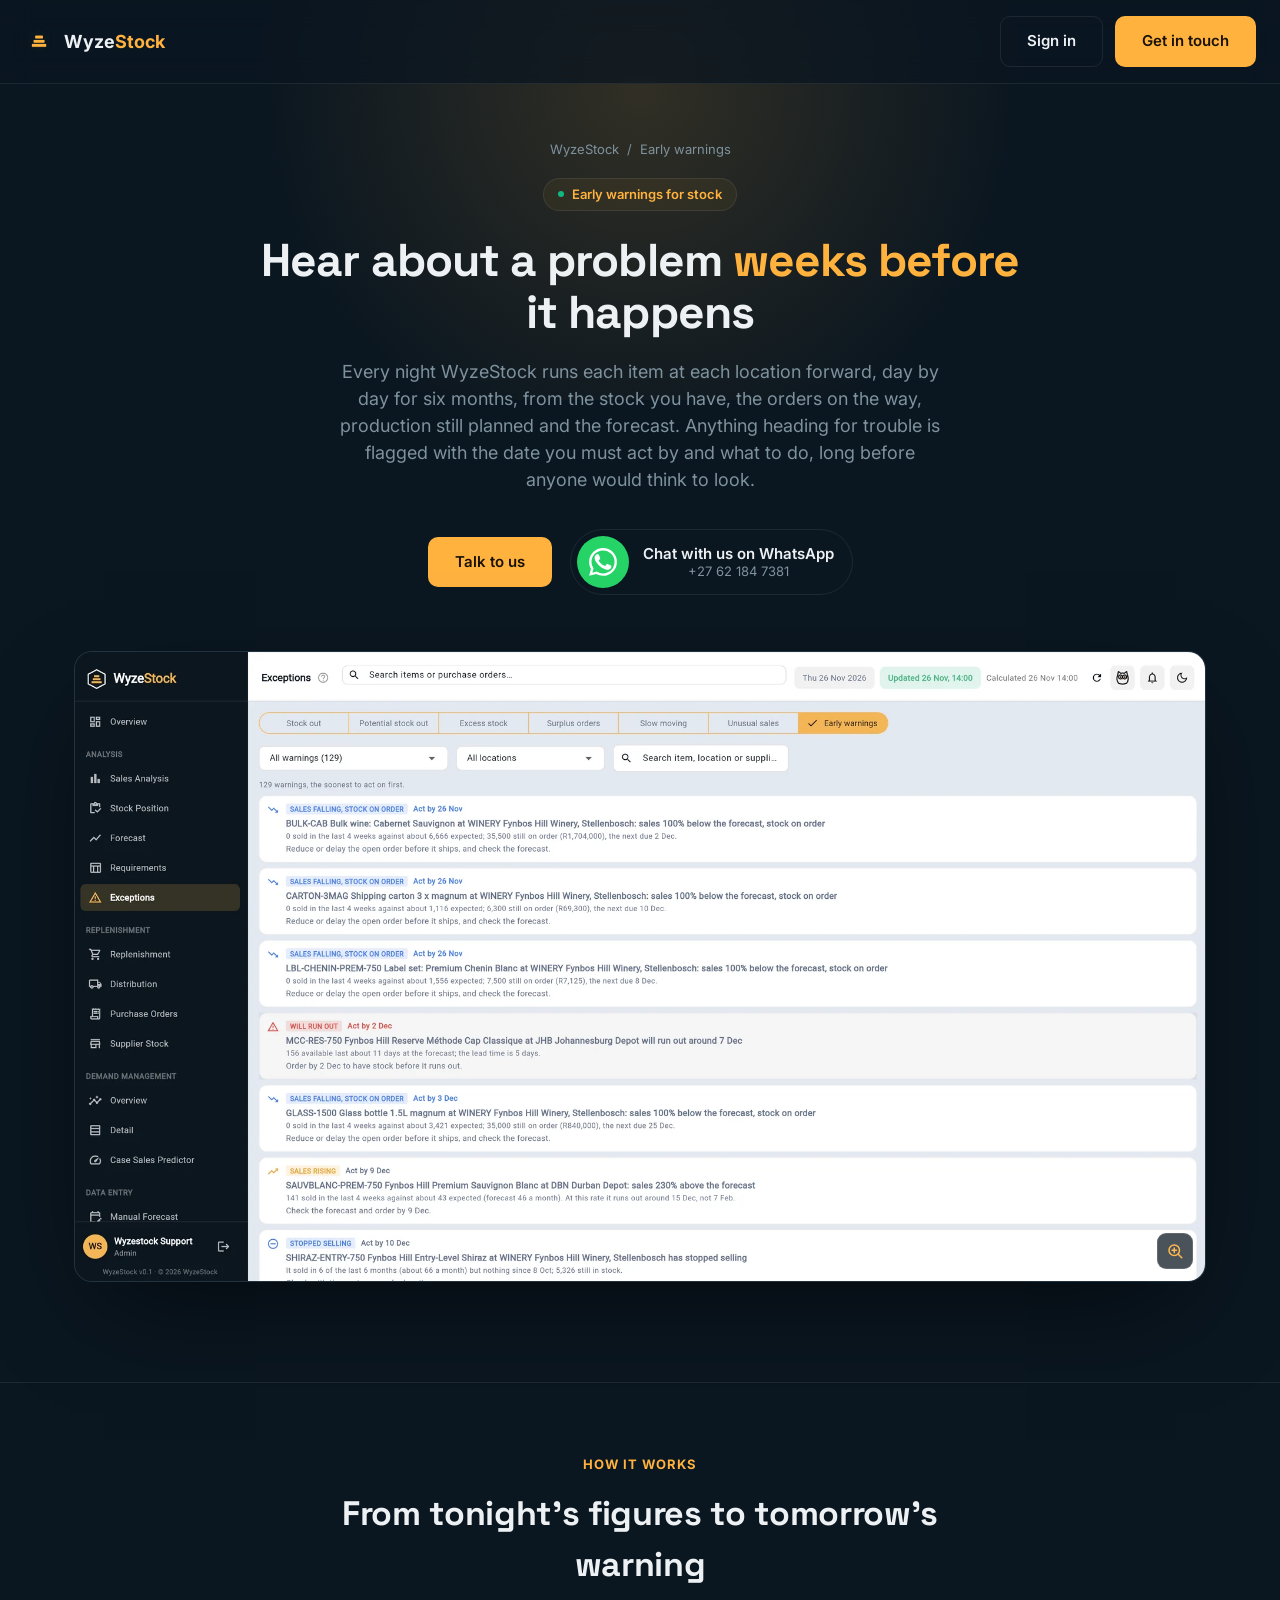
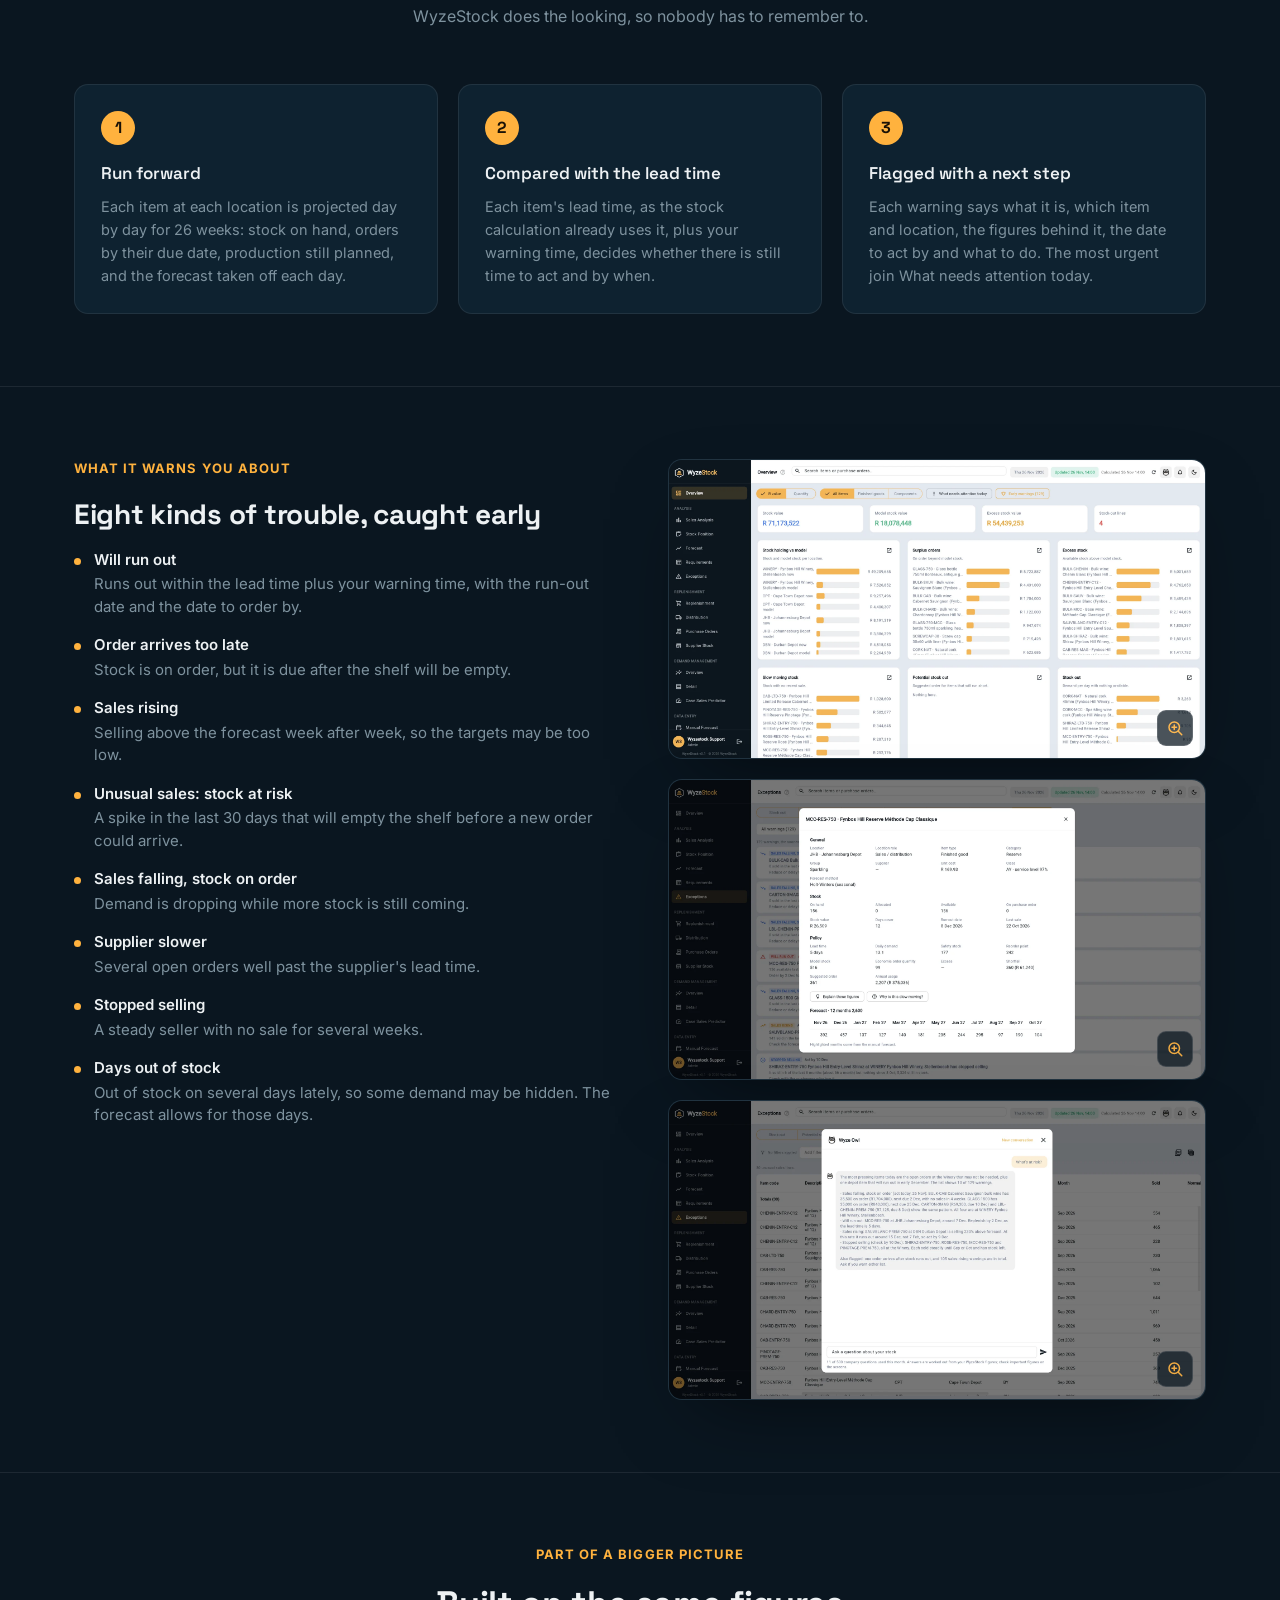
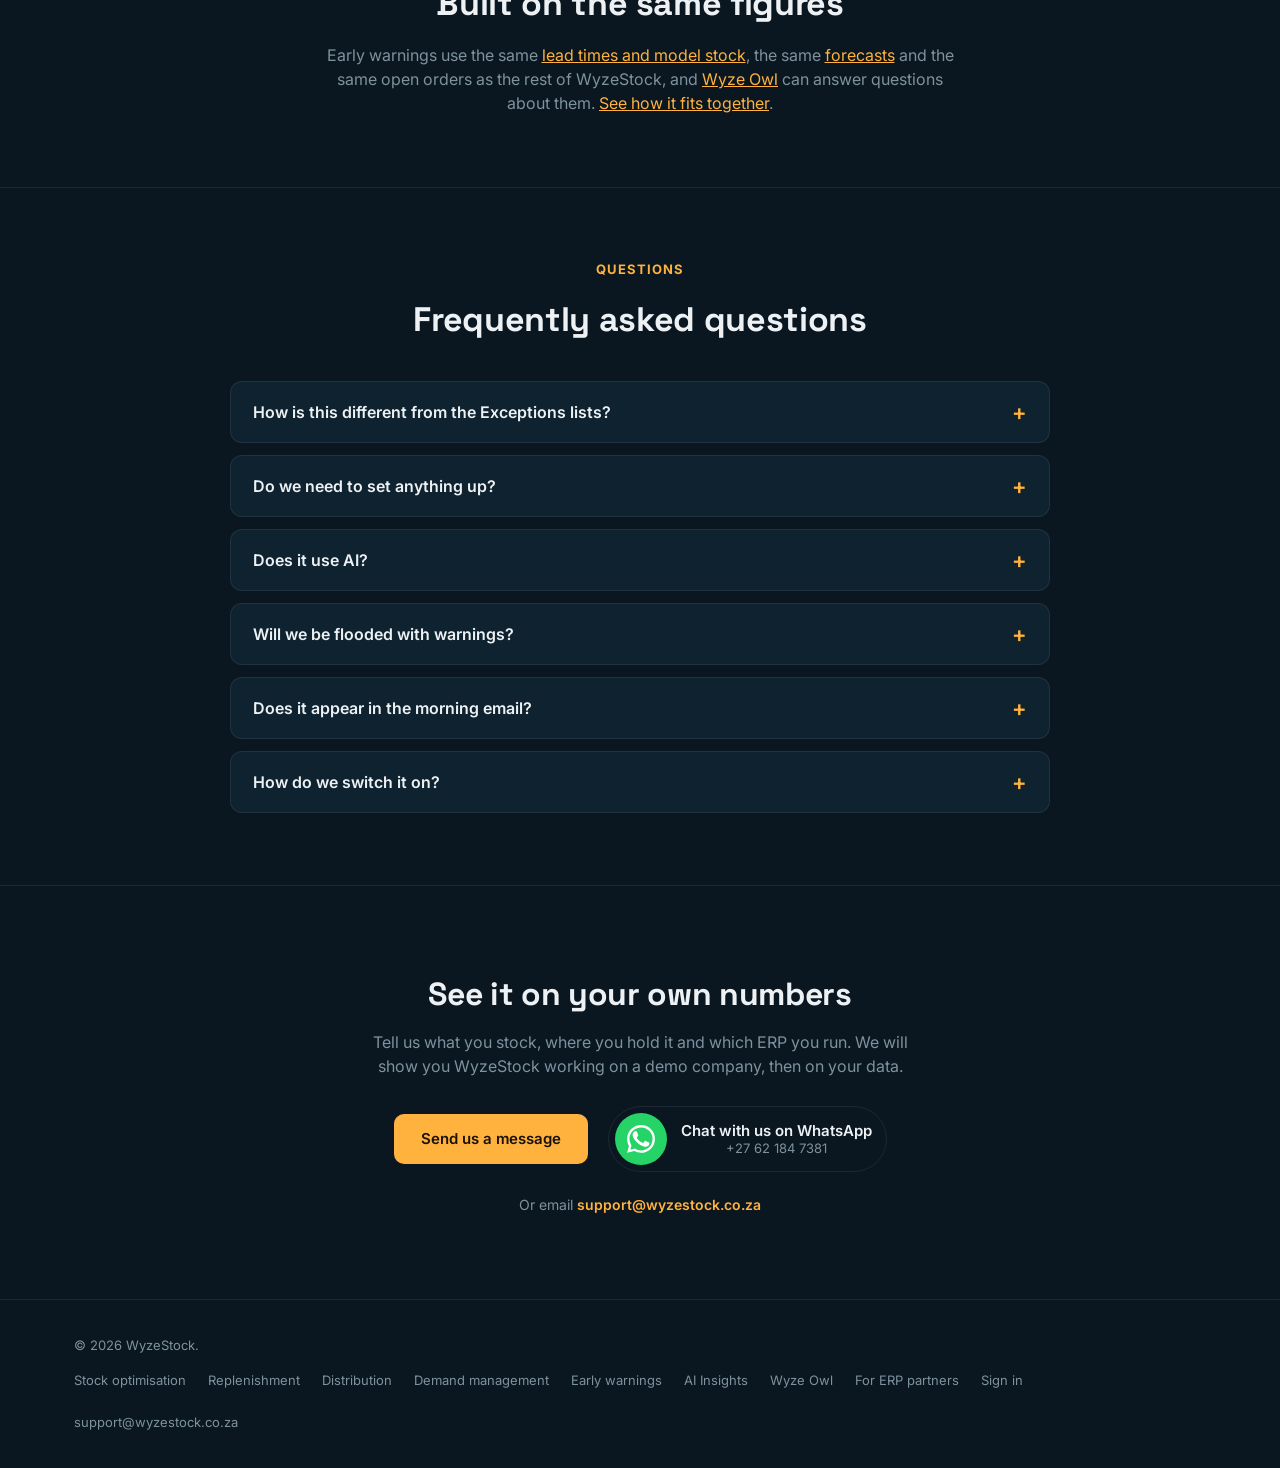
<file: early-warnings/index.html>
<!DOCTYPE html>
<html lang="en">
<head>
<meta charset="UTF-8">
<meta name="viewport" content="width=device-width, initial-scale=1.0">
<title>Early Warnings: Run-outs, Late Orders &amp; Demand Changes | WyzeStock</title>
<meta name="description" content="WyzeStock looks ahead six months for every item at every location and warns you of run-outs, late orders, rising or falling sales and slower suppliers, with the date to act by.">
<link rel="canonical" href="https://wyzestock.com/early-warnings/">

<!-- Favicon -->
<link rel="icon" type="image/png" href="/favicon.png">
<link rel="apple-touch-icon" href="/images/icon-192.png?v=0a163372">

<!-- Fonts -->
<link rel="preconnect" href="https://fonts.googleapis.com">
<link rel="preconnect" href="https://fonts.gstatic.com" crossorigin>
<link href="https://fonts.googleapis.com/css2?family=Inter:wght@400;500;600;700;800&family=Space+Grotesk:wght@500;600;700&display=swap" rel="stylesheet">

<!-- Open Graph -->
<meta property="og:type" content="website">
<meta property="og:site_name" content="WyzeStock">
<meta property="og:title" content="Early Warnings: Run-outs, Late Orders &amp; Demand Changes | WyzeStock">
<meta property="og:description" content="WyzeStock looks ahead six months for every item at every location and warns you of run-outs, late orders, rising or falling sales and slower suppliers, with the date to act by.">
<meta property="og:url" content="https://wyzestock.com/early-warnings/">
<meta property="og:image" content="https://wyzestock.com/images/og.png?v=aa6d2505">
<meta property="og:image:width" content="1200">
<meta property="og:image:height" content="630">

<!-- Twitter Card -->
<meta name="twitter:card" content="summary_large_image">
<meta name="twitter:title" content="Early Warnings: Run-outs, Late Orders &amp; Demand Changes | WyzeStock">
<meta name="twitter:description" content="WyzeStock looks ahead six months for every item at every location and warns you of run-outs, late orders, rising or falling sales and slower suppliers, with the date to act by.">
<meta name="twitter:image" content="https://wyzestock.com/images/og.png?v=aa6d2505">

<meta name="theme-color" content="#0A1620">

<script type="application/ld+json">
{
  "@context": "https://schema.org",
  "@type": "BreadcrumbList",
  "itemListElement": [
    {
      "@type": "ListItem",
      "position": 1,
      "name": "WyzeStock",
      "item": "https://wyzestock.com/"
    },
    {
      "@type": "ListItem",
      "position": 2,
      "name": "Early warnings",
      "item": "https://wyzestock.com/early-warnings/"
    }
  ]
}
</script>
<style>
  :root {
    --navy-deep: #0A1620;
    --navy-mid: #0E2230;
    --navy-surface: #132A38;
    --amber: #FFB23E;
    --amber-dark: #9C7022;
    --on-accent: #1A1206;
    --positive: #10B981;
    --negative: #EF4444;
    --caution: #F59E0B;
    --info: #3B82F6;
    --purple: #8B5CF6;
    --text: #EDF1F3;
    --text-2: #7E929E;
    --line: rgba(255,255,255,0.08);
    --radius: 14px;
  }

  * { box-sizing: border-box; margin: 0; padding: 0; }

  html { scroll-behavior: smooth; }

  body {
    background: var(--navy-deep);
    color: var(--text);
    font-family: 'Inter', -apple-system, BlinkMacSystemFont, sans-serif;
    line-height: 1.5;
    -webkit-font-smoothing: antialiased;
  }

  h1, h2, h3, .brand-word {
    font-family: 'Space Grotesk', 'Inter', sans-serif;
  }

  a { color: inherit; }

  img { max-width: 100%; display: block; }

  .wrap {
    max-width: 1180px;
    margin: 0 auto;
    padding: 0 24px;
  }

  .accent { color: var(--amber); }

  .btn {
    display: inline-flex;
    align-items: center;
    justify-content: center;
    gap: 8px;
    padding: 13px 26px;
    border-radius: 10px;
    font-weight: 600;
    font-size: 15px;
    text-decoration: none;
    border: 1px solid transparent;
    cursor: pointer;
    transition: transform 0.15s ease, opacity 0.15s ease;
  }
  .btn:hover { transform: translateY(-1px); }

  .btn-primary {
    background: var(--amber);
    color: var(--on-accent);
  }
  .btn-primary:hover { opacity: 0.92; }

  .btn-ghost {
    background: transparent;
    border-color: var(--line);
    color: var(--text);
  }
  .btn-ghost:hover { border-color: rgba(255,255,255,0.22); }

  /* NAV */
  nav {
    position: fixed;
    top: 0; left: 0; right: 0;
    z-index: 100;
    background: rgba(10, 22, 32, 0.72);
    backdrop-filter: blur(14px);
    -webkit-backdrop-filter: blur(14px);
    border-bottom: 1px solid var(--line);
  }
  .nav-inner {
    max-width: 1180px;
    margin: 0 auto;
    padding: 16px 24px;
    display: flex;
    align-items: center;
    justify-content: space-between;
  }
  .nav-brand {
    display: flex;
    align-items: center;
    gap: 10px;
    font-weight: 700;
    font-size: 18px;
    text-decoration: none;
  }
  .nav-brand img { width: 30px; height: 30px; border-radius: 7px; }
  .nav-links {
    display: flex;
    align-items: center;
    gap: 28px;
    font-size: 14px;
    font-weight: 500;
    color: var(--text-2);
  }
  .nav-links a { text-decoration: none; transition: color 0.15s; }
  .nav-links a:hover { color: var(--text); }
  .nav-cta { display: flex; align-items: center; gap: 12px; }
  @media (max-width: 760px) {
    .nav-links { display: none; }
  }

  /* HERO */
  .hero {
    position: relative;
    padding: 168px 0 100px;
    overflow: hidden;
  }
  .hero::before {
    content: "";
    position: absolute;
    top: -220px; left: 50%;
    transform: translateX(-50%);
    width: 900px; height: 620px;
    background: radial-gradient(circle, rgba(255,178,62,0.16) 0%, rgba(255,178,62,0) 70%);
    pointer-events: none;
  }
  .hero-inner {
    position: relative;
    text-align: center;
    max-width: 780px;
    margin: 0 auto;
  }
  .eyebrow {
    display: inline-flex;
    align-items: center;
    gap: 8px;
    padding: 6px 14px;
    border: 1px solid var(--line);
    border-radius: 999px;
    font-size: 13px;
    font-weight: 600;
    color: var(--amber);
    background: rgba(255,178,62,0.06);
    margin-bottom: 24px;
  }
  .eyebrow .dot {
    width: 6px; height: 6px; border-radius: 50%;
    background: var(--positive);
  }
  .hero h1 {
    font-size: 52px;
    line-height: 1.12;
    font-weight: 700;
    letter-spacing: -0.02em;
    margin-bottom: 20px;
  }
  .hero-sub {
    font-size: 18px;
    color: var(--text-2);
    max-width: 600px;
    margin: 0 auto 36px;
  }
  .hero-ctas {
    display: flex;
    gap: 14px;
    justify-content: center;
    flex-wrap: wrap;
    margin-bottom: 40px;
  }
  .status-strip {
    display: flex;
    gap: 28px;
    justify-content: center;
    flex-wrap: wrap;
    font-size: 13px;
    color: var(--text-2);
  }
  .status-strip span { display: inline-flex; align-items: center; gap: 7px; }
  .status-strip .sdot { width: 6px; height: 6px; border-radius: 50%; background: var(--positive); }

  @media (max-width: 640px) {
    .hero { padding: 128px 0 64px; }
    .hero h1 { font-size: 34px; }
    .hero-sub { font-size: 16px; }
  }

  /* PRODUCT SHOT */
  .product-shot {
    padding: 0 0 100px;
  }
  .shot-frame {
    border: 1px solid var(--line);
    border-radius: 18px;
    overflow: hidden;
    box-shadow: 0 40px 100px -30px rgba(0,0,0,0.6);
    background: var(--navy-mid);
  }
  .shot-frame img { width: 100%; }

  /* FEATURES */
  .features { padding: 40px 0 110px; }
  .section-head { text-align: center; max-width: 640px; margin: 0 auto 56px; }
  .section-label {
    font-size: 13px;
    font-weight: 700;
    letter-spacing: 0.08em;
    text-transform: uppercase;
    color: var(--amber);
    margin-bottom: 14px;
  }
  .section-head h2 {
    font-size: 34px;
    font-weight: 700;
    letter-spacing: -0.01em;
    margin-bottom: 14px;
  }
  .section-head p { color: var(--text-2); font-size: 16px; }

  .feature-grid {
    display: grid;
    grid-template-columns: repeat(3, 1fr);
    gap: 1px;
    background: var(--line);
    border: 1px solid var(--line);
    border-radius: var(--radius);
    overflow: hidden;
  }
  .feature-card {
    background: var(--navy-deep);
    padding: 32px 28px;
    transition: background 0.15s ease;
  }
  .feature-card:hover { background: var(--navy-mid); }
  .feature-icon {
    width: 40px; height: 40px;
    border-radius: 10px;
    background: rgba(255,178,62,0.12);
    display: flex; align-items: center; justify-content: center;
    margin-bottom: 18px;
    font-size: 18px;
  }
  .feature-card h3 { font-size: 16px; font-weight: 600; margin-bottom: 10px; }
  .feature-card p { font-size: 14px; color: var(--text-2); line-height: 1.6; }

  @media (max-width: 860px) {
    .feature-grid { grid-template-columns: 1fr; }
  }

  /* SHOWCASE */
  .showcase-section { padding: 70px 0; border-top: 1px solid var(--line); }
  .showcase-row {
    display: flex;
    align-items: center;
    gap: 64px;
  }
  .showcase-row.reverse { flex-direction: row-reverse; }
  .showcase-text { flex: 0 0 38%; }
  .showcase-text .section-label { margin-bottom: 12px; }
  .showcase-text h2 { font-size: 28px; font-weight: 700; margin-bottom: 16px; letter-spacing: -0.01em; }
  .showcase-text p { color: var(--text-2); font-size: 15.5px; margin-bottom: 22px; }
  .showcase-list { list-style: none; display: flex; flex-direction: column; gap: 10px; }
  .showcase-list li {
    font-size: 14.5px;
    color: var(--text);
    display: flex;
    align-items: flex-start;
    gap: 10px;
  }
  .showcase-list li::before {
    content: "";
    flex: 0 0 auto;
    width: 6px; height: 6px;
    border-radius: 50%;
    background: var(--amber);
    margin-top: 7px;
  }
  .showcase-image { flex: 1 1 62%; min-width: 0; }
  .showcase-image-stack { display: flex; flex-direction: column; gap: 20px; }
  .showcase-frame {
    border: 1px solid var(--line);
    border-radius: var(--radius);
    overflow: hidden;
    background: var(--navy-mid);
    box-shadow: 0 30px 80px -30px rgba(0,0,0,0.55);
  }
  .showcase-frame img { width: 100%; }
  .showcase-frame.narrow { max-width: 92%; }

  @media (max-width: 900px) {
    .showcase-row, .showcase-row.reverse { flex-direction: column; }
    .showcase-text, .showcase-image { flex: 1 1 100%; }
  }

  /* CONTACT */
  .contact { padding: 110px 0; border-top: 1px solid var(--line); }
  .contact-inner {
    max-width: 620px;
    margin: 0 auto;
    background: var(--navy-mid);
    border: 1px solid var(--line);
    border-radius: 20px;
    padding: 48px;
  }
  @media (max-width: 640px) {
    .contact-inner { padding: 32px 24px; }
  }
  .contact-form { display: flex; flex-direction: column; gap: 18px; margin-top: 32px; }
  .form-row { display: flex; flex-direction: column; gap: 8px; }
  .form-row label { font-size: 13px; font-weight: 600; color: var(--text-2); }
  .form-row input, .form-row textarea {
    background: var(--navy-deep);
    border: 1px solid var(--line);
    border-radius: 9px;
    padding: 12px 14px;
    color: var(--text);
    font-family: inherit;
    font-size: 15px;
    outline: none;
    transition: border-color 0.15s;
  }
  .form-row input:focus, .form-row textarea:focus { border-color: var(--amber); }
  .form-row textarea { resize: vertical; min-height: 110px; }
  .contact-honeypot {
    position: absolute;
    left: -9999px;
    width: 1px; height: 1px;
    opacity: 0;
    pointer-events: none;
  }
  .contact-submit { margin-top: 6px; }
  .contact-submit button { width: 100%; }
  .form-status { font-size: 14px; margin-top: 4px; min-height: 18px; }
  .form-status.success { color: var(--positive); }
  .form-status.error { color: var(--negative); }

  .contact-alt {
    margin-top: 24px;
    padding-top: 24px;
    border-top: 1px solid var(--line);
    font-size: 14px;
    color: var(--text-2);
  }
  .contact-alt a { color: var(--amber); text-decoration: none; font-weight: 600; }

  /* FOOTER */
  footer {
    border-top: 1px solid var(--line);
    padding: 36px 0;
  }
  .footer-inner {
    display: flex;
    align-items: center;
    justify-content: space-between;
    flex-wrap: wrap;
    gap: 16px;
    font-size: 13px;
    color: var(--text-2);
  }
  .footer-links { display: flex; gap: 22px; }
  .footer-links a { text-decoration: none; color: var(--text-2); }
  .footer-links a:hover { color: var(--text); }

  /* ---------- v2 additions ---------- */
  .eyebrow .deg { font-family: 'Space Grotesk', sans-serif; font-weight: 700; }

  img { height: auto; }
  .section-sub { color: var(--text-2); font-size: 16px; }

  /* 360 HUB */
  .hub { padding: 40px 0 110px; }
  .hub-svg-wrap { max-width: 1000px; margin: 0 auto; }
  .hub-svg { width: 100%; height: auto; display: block; }
  .hub-svg .spoke { stroke: rgba(255,178,62,0.35); stroke-width: 1.5; stroke-dasharray: 4 6; }
  .hub-svg .ring { fill: none; stroke: rgba(255,255,255,0.06); stroke-width: 1; }
  .hub-svg .node { fill: #0E2230; stroke: rgba(255,255,255,0.12); stroke-width: 1; }
  .hub-svg .node-title { fill: #EDF1F3; font-family: 'Space Grotesk', 'Inter', sans-serif; font-weight: 600; font-size: 18px; }
  .hub-svg .node-sub { fill: #8DA1AC; font-family: 'Inter', sans-serif; font-size: 13px; }
  .hub-svg .hub-core { fill: #FFB23E; }
  .hub-svg .hub-num { fill: #1A1206; font-family: 'Space Grotesk', sans-serif; font-weight: 700; font-size: 40px; }
  .hub-svg .hub-cap { fill: #1A1206; font-family: 'Inter', sans-serif; font-weight: 600; font-size: 13px; }
  .hub-svg .hub-halo { fill: rgba(255,178,62,0.10); }

  .hub-mobile { display: none; }
  .hub-mobile .hub-core-m {
    background: var(--amber); color: var(--on-accent);
    border-radius: var(--radius); padding: 18px 20px; margin-bottom: 14px; text-align: center;
  }
  .hub-core-m strong { font-family: 'Space Grotesk', sans-serif; font-size: 28px; display: block; line-height: 1.1; }
  .hub-core-m span { font-size: 13px; font-weight: 600; }
  .hub-mobile ul { list-style: none; display: grid; grid-template-columns: 1fr 1fr; gap: 10px; }
  .hub-mobile li {
    background: var(--navy-mid); border: 1px solid var(--line); border-radius: 12px; padding: 14px;
  }
  .hub-mobile li b { display: block; font-family: 'Space Grotesk', sans-serif; font-size: 15px; margin-bottom: 4px; }
  .hub-mobile li span { font-size: 12.5px; color: var(--text-2); }
  @media (max-width: 640px) {
    .hub-svg-wrap { display: none; }
    .hub-mobile { display: block; }
  }

  .hub-points {
    display: grid; grid-template-columns: repeat(3, 1fr); gap: 20px; margin-top: 56px;
  }
  .hub-point { border-top: 2px solid var(--amber); padding-top: 16px; }
  .hub-point h3 { font-size: 16px; font-weight: 600; margin-bottom: 8px; }
  .hub-point p { font-size: 14px; color: var(--text-2); line-height: 1.6; }
  @media (max-width: 860px) { .hub-points { grid-template-columns: 1fr; gap: 24px; } }

  /* Feature grid: 9 cards */
  .feature-icon.is-new { background: rgba(255,178,62,0.2); }
  .tag-new {
    display: inline-block; margin-left: 8px; padding: 2px 8px; border-radius: 999px;
    font-size: 10.5px; font-weight: 700; letter-spacing: 0.06em; text-transform: uppercase;
    color: var(--amber); background: rgba(255,178,62,0.12); vertical-align: middle;
  }

  /* Showcase variants */
  .showcase-section .showcase-text .kicker-note { font-size: 13.5px; color: var(--text-2); margin-top: 18px; }
  .showcase-frame.light-ring { border-color: rgba(255,255,255,0.14); }
  .showcase-frame figcaption {
    padding: 10px 14px; font-size: 12.5px; color: var(--text-2);
    border-top: 1px solid var(--line); background: var(--navy-mid);
  }
  .showcase-frame.wide-scroll { overflow-x: auto; }
  @media (max-width: 900px) { .showcase-frame.wide-scroll img { min-width: 760px; } }
  .showcase-row.top-align { align-items: flex-start; }

  .segment-legend { display: flex; flex-wrap: wrap; gap: 8px; margin: 4px 0 22px; }
  .segment-legend span {
    font-size: 12.5px; font-weight: 600; padding: 5px 11px; border-radius: 999px;
    border: 1px solid var(--line); color: var(--text);
    display: inline-flex; align-items: center; gap: 7px;
  }
  .segment-legend i { width: 8px; height: 8px; border-radius: 2px; display: inline-block; }

  /* Two-up cards */
  .twoup { display: grid; grid-template-columns: 1fr 1fr; gap: 28px; align-items: stretch; }
  .twoup-card {
    background: var(--navy-mid); border: 1px solid var(--line); border-radius: var(--radius);
    padding: 26px; display: flex; flex-direction: column; gap: 14px;
  }
  .twoup-card h2 { font-size: 24px; font-weight: 700; letter-spacing: -0.01em; }
  .twoup-card p { font-size: 15px; color: var(--text-2); }
  .twoup-card .showcase-frame { margin-top: 6px; background: var(--navy-deep); }
  .twoup-card .frame-center { display: flex; justify-content: center; }
  .twoup-card .frame-center .showcase-frame { max-width: 360px; }
  @media (max-width: 900px) { .twoup { grid-template-columns: 1fr; } }

  /* Details grid */
  .details { padding: 70px 0 110px; border-top: 1px solid var(--line); }
  .details .feature-grid { grid-template-columns: repeat(3, 1fr); }
  @media (max-width: 860px) { .details .feature-grid { grid-template-columns: 1fr; } }
  @media (max-width: 900px) {
    .showcase-row, .showcase-row.reverse { align-items: stretch; }
    .showcase-image { width: 100%; }
  }

  /* Nav tweaks for more links */
  .nav-links { gap: 22px; }
  .nav-inner { max-width: 1280px; gap: 24px; }
  .nav-links a, .nav-brand span, .nav-cta .btn { white-space: nowrap; }
  @media (max-width: 1320px) { .nav-links { display: none; } }
  @media (max-width: 640px) {
    .nav-cta .btn { white-space: nowrap; padding: 9px 14px; font-size: 14px; }
    .nav-inner { padding: 12px 16px; }
    .nav-brand { font-size: 16px; }
  }

  /* ---------- Lightbox ---------- */
  .has-zoom { position: relative; }
  .has-zoom img[data-zoom] { cursor: zoom-in; }
  .has-zoom::after {
    content: ""; position: absolute; right: 12px; bottom: 12px; width: 34px; height: 34px;
    border-radius: 9px; background: rgba(10,22,32,0.82) url("data:image/svg+xml,%3Csvg xmlns='http://www.w3.org/2000/svg' width='18' height='18' viewBox='0 0 24 24' fill='none' stroke='%23FFB23E' stroke-width='2' stroke-linecap='round' stroke-linejoin='round'%3E%3Ccircle cx='11' cy='11' r='7'/%3E%3Cpath d='M21 21l-4.3-4.3M11 8v6M8 11h6'/%3E%3C/svg%3E") center/18px no-repeat;
    border: 1px solid rgba(255,255,255,0.14); pointer-events: none; opacity: 0.9;
    transition: opacity .15s ease, transform .15s ease;
  }
  .has-zoom:hover::after { opacity: 1; transform: scale(1.06); }
  .has-zoom.wide-scroll::after { position: sticky; float: right; margin: -46px 12px 0 0; }
  img[data-zoom]:focus-visible { outline: 2px solid var(--amber); outline-offset: -2px; }

  .lb { position: fixed; inset: 0; z-index: 1000; display: none; flex-direction: column;
        background: rgba(5,12,18,0.94); -webkit-backdrop-filter: blur(6px); backdrop-filter: blur(6px); }
  .lb.open { display: flex; animation: lbfade .18s ease; }
  @keyframes lbfade { from { opacity: 0; } to { opacity: 1; } }
  @media (prefers-reduced-motion: reduce) { .lb.open { animation: none; } }
  .lb-bar { display: flex; align-items: center; justify-content: space-between; gap: 16px; padding: 14px 20px; color: var(--text-2); font-size: 13.5px; }
  .lb-count { font-variant-numeric: tabular-nums; color: var(--text); font-weight: 600; }
  .lb-btn { width: 44px; height: 44px; border-radius: 12px; border: 1px solid var(--line); background: rgba(255,255,255,0.05);
            color: var(--text); cursor: pointer; display: inline-flex; align-items: center; justify-content: center; transition: background .15s, border-color .15s; }
  .lb-btn:hover { background: rgba(255,255,255,0.12); border-color: rgba(255,255,255,0.25); }
  .lb-btn:focus-visible { outline: 2px solid var(--amber); outline-offset: 2px; }
  .lb-btn svg { width: 20px; height: 20px; stroke: currentColor; fill: none; stroke-width: 2; stroke-linecap: round; stroke-linejoin: round; }
  .lb-stage { flex: 1; min-height: 0; display: flex; align-items: center; position: relative; padding: 0 76px; }
  .lb-scroll { flex: 1; height: 100%; overflow: auto; display: flex; align-items: center; justify-content: center; -webkit-overflow-scrolling: touch; }
  .lb-scroll.actual { align-items: flex-start; justify-content: flex-start; }
  .lb-img { display: block; max-width: 100%; max-height: 100%; width: auto; height: auto; border-radius: 10px;
            box-shadow: 0 30px 90px -20px rgba(0,0,0,0.7); cursor: zoom-in; background: var(--navy-mid); margin: auto; }
  .lb-scroll.actual .lb-img { max-width: none; max-height: none; cursor: zoom-out; margin: 0; }
  .lb-nav { position: absolute; top: 50%; transform: translateY(-50%); }
  .lb-prev { left: 16px; } .lb-next { right: 16px; }
  .lb-cap { padding: 14px 24px 22px; text-align: center; font-size: 13.5px; color: var(--text-2); max-width: 900px; margin: 0 auto; }
  .lb-cap b { color: var(--text); font-weight: 600; }
  @media (max-width: 700px) {
    .lb-stage { padding: 0 8px; }
    .lb-nav { top: auto; bottom: 8px; transform: none; background: rgba(10,22,32,0.9); }
    .lb-prev { left: 12px; } .lb-next { right: 12px; }
    .lb-cap { padding-bottom: 66px; font-size: 12.5px; }
  }
  body.lb-lock { overflow: hidden; }

  /* WhatsApp */
  .wa-block { margin-top: 28px; display: flex; flex-direction: column; gap: 12px; }
  .btn-whatsapp { background: #25D366; color: #06210F; width: 100%; }
  .btn-whatsapp:hover { opacity: 0.92; }
  .btn-whatsapp svg { width: 20px; height: 20px; fill: currentColor; flex: 0 0 auto; }
  .wa-note { font-size: 13px; color: var(--text-2); text-align: center; }
  .form-or { display: flex; align-items: center; gap: 14px; margin-top: 26px; font-size: 12.5px; color: var(--text-2); text-transform: uppercase; letter-spacing: 0.08em; }
  .form-or::before, .form-or::after { content: ""; flex: 1; height: 1px; background: var(--line); }
  .btn:focus-visible { outline: 2px solid var(--amber); outline-offset: 2px; }

  .wa-block { align-items: flex-start; }
  .wa-logo-link { display: inline-flex; align-items: center; gap: 14px; text-decoration: none; color: var(--text);
                  padding: 6px 14px 6px 6px; border-radius: 999px; border: 1px solid var(--line); transition: border-color .15s, background .15s; }
  .wa-logo-link:hover { border-color: rgba(37,211,102,0.55); background: rgba(37,211,102,0.07); }
  .wa-logo-link:focus-visible { outline: 2px solid var(--amber); outline-offset: 3px; }
  .wa-logo { width: 52px; height: 52px; flex: 0 0 auto; display: block; }
  .wa-text { display: flex; flex-direction: column; line-height: 1.3; }
  .wa-text strong { font-size: 15px; font-weight: 600; }
  .wa-text span { font-size: 13px; color: var(--text-2); }
  .footer-links { flex-wrap: wrap; }
  .learn-more { display: inline-block; margin-top: 18px; color: var(--amber); font-weight: 600; font-size: 14.5px; text-decoration: none; }
  .learn-more:hover { text-decoration: underline; }

  /* ---------- landing pages ---------- */
  .hero.page-hero { padding: 140px 0 48px; }
  .page-hero .hero-inner { max-width: 820px; }
  .page-hero h1 { font-size: 46px; }
  @media (max-width: 640px) { .page-hero h1 { font-size: 31px; } .hero.page-hero { padding: 112px 0 36px; } }
  .crumbs { font-size: 13px; color: var(--text-2); margin-bottom: 18px; }
  .crumbs a { color: var(--text-2); text-decoration: none; }
  .crumbs a:hover { color: var(--text); }
  .hero-actions { display: flex; gap: 18px; justify-content: center; align-items: center; flex-wrap: wrap; margin-bottom: 8px; }
  .hero-actions .wa-logo-link { padding-right: 18px; }

  .lp-section { padding: 72px 0; border-top: 1px solid var(--line); }
  .steps { display: grid; grid-template-columns: repeat(3, 1fr); gap: 20px; }
  .step { background: var(--navy-mid); border: 1px solid var(--line); border-radius: var(--radius); padding: 26px; }
  .step-num { width: 34px; height: 34px; border-radius: 50%; background: var(--amber); color: var(--on-accent);
              font-family: 'Space Grotesk', sans-serif; font-weight: 700; display: flex; align-items: center; justify-content: center; margin-bottom: 16px; }
  .step h3 { font-size: 17px; font-weight: 600; margin-bottom: 8px; }
  .step p { font-size: 14.5px; color: var(--text-2); line-height: 1.6; }
  @media (max-width: 860px) { .steps { grid-template-columns: 1fr; } }

  .two-col { display: grid; grid-template-columns: 1fr 1fr; gap: 56px; align-items: start; }
  @media (max-width: 900px) { .two-col { grid-template-columns: 1fr; gap: 32px; } }
  .prose h2 { font-size: 28px; font-weight: 700; letter-spacing: -0.01em; margin-bottom: 14px; }
  .prose p { color: var(--text-2); font-size: 15.5px; margin-bottom: 16px; }
  .prose a { color: var(--amber); }
  .stack { display: flex; flex-direction: column; gap: 20px; }
  .two-col > * { min-width: 0; }
  .stack > .showcase-frame { max-width: 100%; }

  .chip-row { display: flex; flex-wrap: wrap; gap: 8px; margin: 6px 0 22px; }
  .chip { font-size: 13px; font-weight: 600; padding: 6px 12px; border-radius: 999px; border: 1px solid var(--line);
          display: inline-flex; align-items: center; gap: 8px; color: var(--text); background: rgba(255,255,255,0.03); }
  .chip i { width: 9px; height: 9px; border-radius: 2px; display: inline-block; }
  .chip.plain { font-weight: 500; color: var(--text-2); }

  .benefit-list { list-style: none; display: flex; flex-direction: column; gap: 16px; }
  .benefit-list li { padding-left: 20px; position: relative; font-size: 15px; color: var(--text-2); }
  .benefit-list li::before { content: ""; position: absolute; left: 0; top: 9px; width: 7px; height: 7px; border-radius: 50%; background: var(--amber); }
  .benefit-list li strong { color: var(--text); display: block; margin-bottom: 2px; font-weight: 600; }

  .faq { max-width: 820px; margin: 0 auto; display: flex; flex-direction: column; gap: 12px; }
  .faq details { background: var(--navy-mid); border: 1px solid var(--line); border-radius: 12px; padding: 0; }
  .faq summary { list-style: none; cursor: pointer; padding: 18px 22px; font-weight: 600; font-size: 16px; display: flex; justify-content: space-between; gap: 16px; align-items: center; }
  .faq summary::-webkit-details-marker { display: none; }
  .faq summary::after { content: "+"; color: var(--amber); font-size: 22px; line-height: 1; flex: 0 0 auto; }
  .faq details[open] summary::after { content: "\2212"; }
  .faq summary:focus-visible { outline: 2px solid var(--amber); outline-offset: 2px; border-radius: 12px; }
  .faq .ans { padding: 0 22px 20px; color: var(--text-2); font-size: 15px; line-height: 1.65; }

  .cta-band { text-align: center; padding: 84px 0; border-top: 1px solid var(--line); }
  .cta-band h2 { font-size: 32px; font-weight: 700; letter-spacing: -0.01em; margin-bottom: 12px; }
  .cta-band p { color: var(--text-2); max-width: 560px; margin: 0 auto 28px; font-size: 16px; }
  .cta-row { display: flex; gap: 20px; justify-content: center; align-items: center; flex-wrap: wrap; }
  .cta-mail { margin-top: 22px; font-size: 14px; color: var(--text-2); }
  .cta-mail a { color: var(--amber); font-weight: 600; text-decoration: none; }

  .footer-links { flex-wrap: wrap; }

  /* Intro video (home page) */
  .intro-video { padding: 72px 0 24px; }
  .video-frame { max-width: 960px; margin: 0 auto; border-radius: 14px; overflow: hidden; border: 1px solid var(--border, rgba(255,255,255,0.08)); box-shadow: 0 30px 80px rgba(0,0,0,0.45); background: #000; aspect-ratio: 16 / 9; position: relative; }
  .video-frame video { display: block; width: 100%; height: 100%; object-fit: contain; background: #000; }
  @media (max-width: 640px) { .intro-video { padding: 48px 0 8px; } .video-frame { border-radius: 10px; } }
  .sound-on { position: absolute; top: 14px; right: 14px; border: 0; cursor: pointer; border-radius: 999px; padding: 9px 16px;
    font: 600 14px Inter, sans-serif; background: var(--amber, #FFB23E); color: #1A1206; box-shadow: 0 4px 14px rgba(0,0,0,.35); }
  .sound-on[hidden] { display: none; }

  /* Wyze Owl chat example (an illustration built in HTML, not a screenshot) */
  .owl-mark { width: 22px; height: 22px; color: var(--text); flex: 0 0 auto; }
  .owl-chat { border: 1px solid var(--line); border-radius: var(--radius); background: var(--navy-mid); box-shadow: 0 30px 80px -30px rgba(0,0,0,0.55); overflow: hidden; }
  .owl-chat-head { display: flex; align-items: center; gap: 10px; padding: 14px 18px; border-bottom: 1px solid var(--line); font-weight: 700; }
  .owl-chat-head .owl-mark { width: 26px; height: 26px; }
  .owl-chat-head small { margin-left: auto; font-weight: 500; font-size: 12px; color: var(--text-2); }
  .owl-chat-body { padding: 18px; display: flex; flex-direction: column; gap: 12px; }
  .owl-msg { display: flex; gap: 8px; align-items: flex-start; }
  .owl-msg.me { justify-content: flex-end; }
  .owl-bubble { max-width: 86%; padding: 10px 14px; border-radius: 12px; font-size: 14px; line-height: 1.5; background: rgba(255,255,255,0.06); }
  .owl-msg.me .owl-bubble { background: rgba(255,178,62,0.16); }
  .owl-bubble ol { margin: 6px 0 0 18px; padding: 0; }
  .owl-msg .owl-mark { margin-top: 8px; width: 20px; height: 20px; }
  .owl-chat-foot { padding: 10px 18px 14px; border-top: 1px solid var(--line); font-size: 12px; color: var(--text-2); }
  .owl-note h3 { margin-bottom: 12px; }

  /* ---------- WyzeStock additions ---------- */
  .flow-svg { width: 100%; height: auto; display: block; }
  .stat-row { display: grid; grid-template-columns: repeat(3, 1fr); gap: 1px; background: var(--line); border: 1px solid var(--line);
               border-radius: var(--radius); overflow: hidden; margin-top: 8px; }
  .stat { background: var(--navy-mid); padding: 22px 20px; }
  .stat b { display: block; font-family: 'Space Grotesk', sans-serif; font-size: 26px; color: var(--amber); line-height: 1.1; margin-bottom: 6px; }
  .stat span { font-size: 13.5px; color: var(--text-2); }
  @media (max-width: 760px) { .stat-row { grid-template-columns: 1fr; } }
</style>
</head>
<body>

<nav>
  <div class="nav-inner">
    <a href="/" class="nav-brand">
      <img src="/images/icon-192.png?v=0a163372" alt="WyzeStock logo">
      <span>Wyze<span class="accent">Stock</span></span>
    </a>
    <div class="nav-links">
      <a href="/stock-optimisation/">Optimisation</a>
      <a href="/replenishment/">Replenishment</a>
      <a href="/distribution/">Distribution</a>
      <a href="/demand-management/">Demand</a>
      <a href="/early-warnings/">Warnings</a>
      <a href="/ai-insights/">AI Insights</a>
      <a href="/wyze-owl/">Wyze Owl</a>
      <a href="/partners/">Partners</a>
    </div>
    <div class="nav-cta">
      <a href="https://app.wyzestock.co.za" class="btn btn-ghost">Sign in</a>
      <a href="/#contact" class="btn btn-primary">Get in touch</a>
    </div>
  </div>
</nav>

<main id="top">

  <section class="hero page-hero">
    <div class="wrap hero-inner">
      <div class="crumbs"><a href="/">WyzeStock</a> &nbsp;/&nbsp; Early warnings</div>
      <div class="eyebrow"><span class="dot"></span> Early warnings for stock</div>
      <h1>Hear about a problem <span class="accent">weeks before</span> it happens</h1>
      <p class="hero-sub">Every night WyzeStock runs each item at each location forward, day by day for six months, from the stock you have, the orders on the way, production still planned and the forecast. Anything heading for trouble is flagged with the date you must act by and what to do, long before anyone would think to look.</p>
      <div class="hero-actions">
        <a href="/#contact" class="btn btn-primary">Talk to us</a>
        <a class="wa-logo-link" href="https://wa.me/27621847381?text=Hi%2C%20I%27d%20like%20to%20find%20out%20more%20about%20WyzeStock." target="_blank" rel="noopener" aria-label="Chat with us on WhatsApp, +27 62 184 7381 (opens in a new tab)">
            <svg class="wa-logo" viewBox="0 0 24 24" aria-hidden="true"><circle cx="12" cy="12" r="12" fill="#25D366"/><g transform="translate(4.3 4.3) scale(0.64)"><path fill="#fff" d="M17.47 14.38c-.3-.15-1.76-.87-2.03-.97-.27-.1-.47-.15-.67.15-.2.3-.77.97-.94 1.17-.17.2-.35.22-.65.07-.3-.15-1.26-.46-2.4-1.48-.89-.79-1.49-1.77-1.66-2.07-.17-.3-.02-.46.13-.61.13-.13.3-.35.45-.52.15-.17.2-.3.3-.5.1-.2.05-.37-.02-.52-.07-.15-.67-1.62-.92-2.22-.24-.58-.49-.5-.67-.51h-.57c-.2 0-.52.07-.8.37-.27.3-1.04 1.02-1.04 2.48s1.07 2.88 1.22 3.08c.15.2 2.1 3.2 5.08 4.49.71.31 1.26.49 1.69.63.71.23 1.36.2 1.87.12.57-.08 1.76-.72 2.01-1.41.25-.69.25-1.29.17-1.41-.07-.12-.27-.2-.57-.35zM12.04 2C6.5 2 2 6.5 2 12.04c0 1.77.46 3.5 1.34 5.02L2 22l5.06-1.33a10 10 0 0 0 4.98 1.32h.01c5.54 0 10.04-4.5 10.04-10.04 0-2.68-1.04-5.2-2.94-7.1A9.96 9.96 0 0 0 12.04 2zm0 18.3h-.01a8.3 8.3 0 0 1-4.23-1.16l-.3-.18-3.12.82.83-3.04-.2-.31a8.27 8.27 0 0 1-1.27-4.39c0-4.58 3.73-8.3 8.31-8.3 2.22 0 4.3.87 5.87 2.43a8.25 8.25 0 0 1 2.43 5.87c0 4.58-3.73 8.3-8.31 8.3z"/></g></svg>
            <span class="wa-text"><strong>Chat with us on WhatsApp</strong><span>+27 62 184 7381</span></span>
          </a>
      </div>
    </div>
  </section>

  <section class="product-shot">
    <div class="wrap">
      <div class="shot-frame">
        <div><img src="/images/early-warnings.webp?v=19007f53" alt="WyzeStock Early warnings: each warning with its label, the date to act by, the figures and the next step" loading="eager"></div>
      </div>
    </div>
  </section>

  <section class="lp-section">
    <div class="wrap">
      <div class="section-head">
        <div class="section-label">How it works</div>
        <h2>From tonight's figures to tomorrow's warning</h2>
        <p>WyzeStock does the looking, so nobody has to remember to.</p>
      </div>
      <div class="steps">
        <div class="step"><div class="step-num">1</div><h3>Run forward</h3>
          <p>Each item at each location is projected day by day for 26 weeks: stock on hand, orders by their due date, production still planned, and the forecast taken off each day.</p></div>
        <div class="step"><div class="step-num">2</div><h3>Compared with the lead time</h3>
          <p>Each item's lead time, as the stock calculation already uses it, plus your warning time, decides whether there is still time to act and by when.</p></div>
        <div class="step"><div class="step-num">3</div><h3>Flagged with a next step</h3>
          <p>Each warning says what it is, which item and location, the figures behind it, the date to act by and what to do. The most urgent join What needs attention today.</p></div>
      </div>
    </div>
  </section>

  <section class="lp-section">
    <div class="wrap">
      <div class="two-col">
        <div class="prose">
          <div class="section-label">What it warns you about</div>
          <h2>Eight kinds of trouble, caught early</h2>
          <ul class="benefit-list">
            <li><strong>Will run out</strong>Runs out within the lead time plus your warning time, with the run-out date and the date to order by.</li>
            <li><strong>Order arrives too late</strong>Stock is on order, but it is due after the shelf will be empty.</li>
            <li><strong>Sales rising</strong>Selling above the forecast week after week, so the targets may be too low.</li>
            <li><strong>Unusual sales: stock at risk</strong>A spike in the last 30 days that will empty the shelf before a new order could arrive.</li>
            <li><strong>Sales falling, stock on order</strong>Demand is dropping while more stock is still coming.</li>
            <li><strong>Supplier slower</strong>Several open orders well past the supplier's lead time.</li>
            <li><strong>Stopped selling</strong>A steady seller with no sale for several weeks.</li>
            <li><strong>Days out of stock</strong>Out of stock on several days lately, so some demand may be hidden. The forecast allows for those days.</li>
          </ul>
        </div>
        <div class="stack">
          <div class="showcase-frame"><img src="/images/ew-overview.webp?v=2d236348" alt="WyzeStock Overview: the Early warnings button beside What needs attention, amber when a warning must be acted on within 7 days" loading="lazy"></div>
          <div class="showcase-frame"><img src="/images/ew-item.webp?v=0b8338ac" alt="WyzeStock item detail opened from an early warning: stock, policy, run-out date and the twelve-month forecast" loading="lazy"></div>
          <div class="showcase-frame"><img src="/images/owl-risk.webp?v=561f898d" alt="Wyze Owl answering What is at risk? with the early warnings to act on first" loading="lazy"></div>
        </div>
      </div>
    </div>
  </section>

  <section class="lp-section">
    <div class="wrap">
      <div class="section-head" style="margin-bottom:0;">
        <div class="section-label">Part of a bigger picture</div>
        <h2>Built on the same figures</h2>
        <p>Early warnings use the same <a href="/stock-optimisation/" style="color:var(--amber)">lead times and model stock</a>, the same <a href="/demand-management/" style="color:var(--amber)">forecasts</a> and the same open orders as the rest of WyzeStock, and <a href="/wyze-owl/" style="color:var(--amber)">Wyze Owl</a> can answer questions about them. <a href="/#hub" style="color:var(--amber)">See how it fits together</a>.</p>
      </div>
    </div>
  </section>

  <section class="lp-section" id="faq">
    <div class="wrap">
      <div class="section-head" style="margin-bottom:36px;">
        <div class="section-label">Questions</div>
        <h2>Frequently asked questions</h2>
      </div>
      <div class="faq">
        <details><summary>How is this different from the Exceptions lists?</summary><div class="ans">Exceptions show where you are today: out of stock, about to run out, in excess. Early warnings look ahead weeks and months, so you can act while it is still cheap to.</div></details>
        <details><summary>Do we need to set anything up?</summary><div class="ans">Two settings: the warning time in weeks (4 to start with) and the sensitivity, Low, Normal or High. Everything else comes from the figures WyzeStock already has.</div></details>
        <details><summary>Does it use AI?</summary><div class="ans">No. WyzeStock works out every warning from your own figures. If your company has AI Insights on, the AI only writes the wording in What needs attention.</div></details>
        <details><summary>Will we be flooded with warnings?</summary><div class="ans">Warnings are sorted by the date you must act by, and only the most urgent join What needs attention today. Low sensitivity raises the bar for sales rising, falling and stopped.</div></details>
        <details><summary>Does it appear in the morning email?</summary><div class="ans">Yes. The most urgent warnings are in the What needs attention list at the top of the morning email, each line labelled with the item and location.</div></details>
        <details><summary>How do we switch it on?</summary><div class="ans">It is switched on per company. Get in touch and we will turn it on for you.</div></details>
      </div>
    </div>
  </section>

  <section class="cta-band">
    <div class="wrap">
      <h2>See it on your own numbers</h2>
      <p>Tell us what you stock, where you hold it and which ERP you run. We will show you WyzeStock working on a demo company, then on your data.</p>
      <div class="cta-row">
        <a href="/#contact" class="btn btn-primary">Send us a message</a>
        <a class="wa-logo-link" href="https://wa.me/27621847381?text=Hi%2C%20I%27d%20like%20to%20find%20out%20more%20about%20WyzeStock." target="_blank" rel="noopener" aria-label="Chat with us on WhatsApp, +27 62 184 7381 (opens in a new tab)">
            <svg class="wa-logo" viewBox="0 0 24 24" aria-hidden="true"><circle cx="12" cy="12" r="12" fill="#25D366"/><g transform="translate(4.3 4.3) scale(0.64)"><path fill="#fff" d="M17.47 14.38c-.3-.15-1.76-.87-2.03-.97-.27-.1-.47-.15-.67.15-.2.3-.77.97-.94 1.17-.17.2-.35.22-.65.07-.3-.15-1.26-.46-2.4-1.48-.89-.79-1.49-1.77-1.66-2.07-.17-.3-.02-.46.13-.61.13-.13.3-.35.45-.52.15-.17.2-.3.3-.5.1-.2.05-.37-.02-.52-.07-.15-.67-1.62-.92-2.22-.24-.58-.49-.5-.67-.51h-.57c-.2 0-.52.07-.8.37-.27.3-1.04 1.02-1.04 2.48s1.07 2.88 1.22 3.08c.15.2 2.1 3.2 5.08 4.49.71.31 1.26.49 1.69.63.71.23 1.36.2 1.87.12.57-.08 1.76-.72 2.01-1.41.25-.69.25-1.29.17-1.41-.07-.12-.27-.2-.57-.35zM12.04 2C6.5 2 2 6.5 2 12.04c0 1.77.46 3.5 1.34 5.02L2 22l5.06-1.33a10 10 0 0 0 4.98 1.32h.01c5.54 0 10.04-4.5 10.04-10.04 0-2.68-1.04-5.2-2.94-7.1A9.96 9.96 0 0 0 12.04 2zm0 18.3h-.01a8.3 8.3 0 0 1-4.23-1.16l-.3-.18-3.12.82.83-3.04-.2-.31a8.27 8.27 0 0 1-1.27-4.39c0-4.58 3.73-8.3 8.31-8.3 2.22 0 4.3.87 5.87 2.43a8.25 8.25 0 0 1 2.43 5.87c0 4.58-3.73 8.3-8.31 8.3z"/></g></svg>
            <span class="wa-text"><strong>Chat with us on WhatsApp</strong><span>+27 62 184 7381</span></span>
          </a>
      </div>
      <div class="cta-mail">Or email <a href="mailto:support@wyzestock.co.za">support@wyzestock.co.za</a></div>
    </div>
  </section>

</main>

<footer>
  <div class="wrap footer-inner">
    <div>&copy; 2026 WyzeStock.</div>
    <div class="footer-links">
      <a href="/stock-optimisation/">Stock optimisation</a>
      <a href="/replenishment/">Replenishment</a>
      <a href="/distribution/">Distribution</a>
      <a href="/demand-management/">Demand management</a>
      <a href="/early-warnings/">Early warnings</a>
      <a href="/ai-insights/">AI Insights</a>
      <a href="/wyze-owl/">Wyze Owl</a>
      <a href="/partners/">For ERP partners</a>
      <a href="https://app.wyzestock.co.za">Sign in</a>
      <a href="mailto:support@wyzestock.co.za">support@wyzestock.co.za</a>
    </div>
  </div>
</footer>

<script>
  const form = document.getElementById('contact-form');
  if (form) {
  const statusEl = document.getElementById('form-status');
  const submitBtn = document.getElementById('contact-submit-btn');

  form.addEventListener('submit', async function (e) {
    e.preventDefault();

    const name = document.getElementById('name').value.trim();
    const email = document.getElementById('email').value.trim();
    const message = document.getElementById('message').value.trim();
    const website = document.getElementById('website').value; // honeypot

    submitBtn.disabled = true;
    submitBtn.textContent = 'Sending…';
    statusEl.textContent = '';
    statusEl.className = 'form-status';

    try {
      const res = await fetch('https://zaupomwvqpzmsrkoftlr.supabase.co/functions/v1/send-contact-email', {
        method: 'POST',
        headers: { 'Content-Type': 'application/json' },
        body: JSON.stringify({ name, email, message, website })
      });

      const data = await res.json();

      if (!res.ok || data.error) {
        throw new Error(data.error || 'Something went wrong');
      }

      statusEl.textContent = "Thanks, we've got your message and will be in touch soon.";
      statusEl.className = 'form-status success';
      form.reset();
    } catch (err) {
      statusEl.textContent = "Couldn't send that. Please try again, or email support@wyzestock.co.za directly.";
      statusEl.className = 'form-status error';
    } finally {
      submitBtn.disabled = false;
      submitBtn.textContent = 'Send message';
    }
  });
  }
</script>

<script>
(function () {
  var imgs = Array.prototype.slice.call(document.querySelectorAll('.shot-frame img, .showcase-frame img'))
    .filter(function (i) { return i.getAttribute('src').indexOf('shot-sync') === -1; });
  if (!imgs.length) return;

  imgs.forEach(function (img, idx) {
    img.setAttribute('data-zoom', idx);
    img.setAttribute('tabindex', '0');
    img.setAttribute('role', 'button');
    img.setAttribute('aria-label', 'Enlarge screenshot: ' + (img.alt || ''));
    var frame = img.closest('.shot-frame, .showcase-frame');
    if (frame) frame.classList.add('has-zoom');
    img.addEventListener('click', function () { openAt(idx, img); });
    img.addEventListener('keydown', function (e) {
      if (e.key === 'Enter' || e.key === ' ') { e.preventDefault(); openAt(idx, img); }
    });
  });

  var ICON = {
    close: '<svg viewBox="0 0 24 24" aria-hidden="true"><path d="M6 6l12 12M18 6L6 18"/></svg>',
    prev: '<svg viewBox="0 0 24 24" aria-hidden="true"><path d="M15 5l-7 7 7 7"/></svg>',
    next: '<svg viewBox="0 0 24 24" aria-hidden="true"><path d="M9 5l7 7-7 7"/></svg>'
  };
  var lb = document.createElement('div');
  lb.className = 'lb';
  lb.setAttribute('role', 'dialog');
  lb.setAttribute('aria-modal', 'true');
  lb.setAttribute('aria-label', 'Screenshot viewer');
  lb.innerHTML =
    '<div class="lb-bar"><span class="lb-count" aria-live="polite"></span>' +
    '<button type="button" class="lb-btn lb-close" aria-label="Close (Esc)">' + ICON.close + '</button></div>' +
    '<div class="lb-stage">' +
      '<button type="button" class="lb-btn lb-nav lb-prev" aria-label="Previous screenshot">' + ICON.prev + '</button>' +
      '<div class="lb-scroll"><img class="lb-img" alt=""></div>' +
      '<button type="button" class="lb-btn lb-nav lb-next" aria-label="Next screenshot">' + ICON.next + '</button>' +
    '</div>' +
    '<div class="lb-cap"></div>';
  document.body.appendChild(lb);

  var elCount = lb.querySelector('.lb-count'), elImg = lb.querySelector('.lb-img'),
      elScroll = lb.querySelector('.lb-scroll'), elCap = lb.querySelector('.lb-cap'),
      btnClose = lb.querySelector('.lb-close'), btnPrev = lb.querySelector('.lb-prev'),
      btnNext = lb.querySelector('.lb-next');
  var cur = 0, opener = null;

  function show(i) {
    cur = (i + imgs.length) % imgs.length;
    var src = imgs[cur];
    elScroll.classList.remove('actual');
    elScroll.scrollTo(0, 0);
    elImg.src = src.currentSrc || src.src;
    elImg.alt = src.alt;
    elCount.textContent = (cur + 1) + ' / ' + imgs.length;
    elCap.innerHTML = '<b>' + escapeHtml(src.alt) + '</b><br>Tap or click the image to switch between fit and full size. Use the arrows to move between screens.';
  }
  function escapeHtml(t) { return String(t).replace(/[&<>"]/g, function (c) { return {'&':'&amp;','<':'&lt;','>':'&gt;','"':'&quot;'}[c]; }); }
  function openAt(i, from) {
    opener = from || null;
    show(i);
    lb.classList.add('open');
    document.body.classList.add('lb-lock');
    btnClose.focus();
  }
  function close() {
    lb.classList.remove('open');
    document.body.classList.remove('lb-lock');
    if (opener) opener.focus();
  }

  btnClose.addEventListener('click', close);
  btnPrev.addEventListener('click', function () { show(cur - 1); });
  btnNext.addEventListener('click', function () { show(cur + 1); });
  elImg.addEventListener('click', function () { elScroll.classList.toggle('actual'); });
  lb.addEventListener('click', function (e) { if (e.target === lb || e.target === elScroll || e.target.classList.contains('lb-stage')) close(); });

  document.addEventListener('keydown', function (e) {
    if (!lb.classList.contains('open')) return;
    if (e.key === 'Escape') { close(); }
    else if (e.key === 'ArrowLeft') { e.preventDefault(); show(cur - 1); }
    else if (e.key === 'ArrowRight') { e.preventDefault(); show(cur + 1); }
    else if (e.key === 'Tab') {
      var f = [btnClose, btnPrev, btnNext], i = f.indexOf(document.activeElement);
      e.preventDefault();
      f[(i + (e.shiftKey ? -1 : 1) + f.length) % f.length].focus();
    }
  });

  // swipe on touch screens (only when fitted, so scrolling a full-size image still works)
  var sx = null, sy = null;
  lb.addEventListener('touchstart', function (e) { if (e.touches.length === 1) { sx = e.touches[0].clientX; sy = e.touches[0].clientY; } else { sx = null; } }, { passive: true });
  lb.addEventListener('touchend', function (e) {
    if (sx === null || elScroll.classList.contains('actual')) return;
    var dx = e.changedTouches[0].clientX - sx, dy = e.changedTouches[0].clientY - sy;
    if (Math.abs(dx) > 60 && Math.abs(dx) > Math.abs(dy) * 1.5) show(cur + (dx < 0 ? 1 : -1));
    sx = null;
  }, { passive: true });
})();
</script>
</body>
</html>
</file>
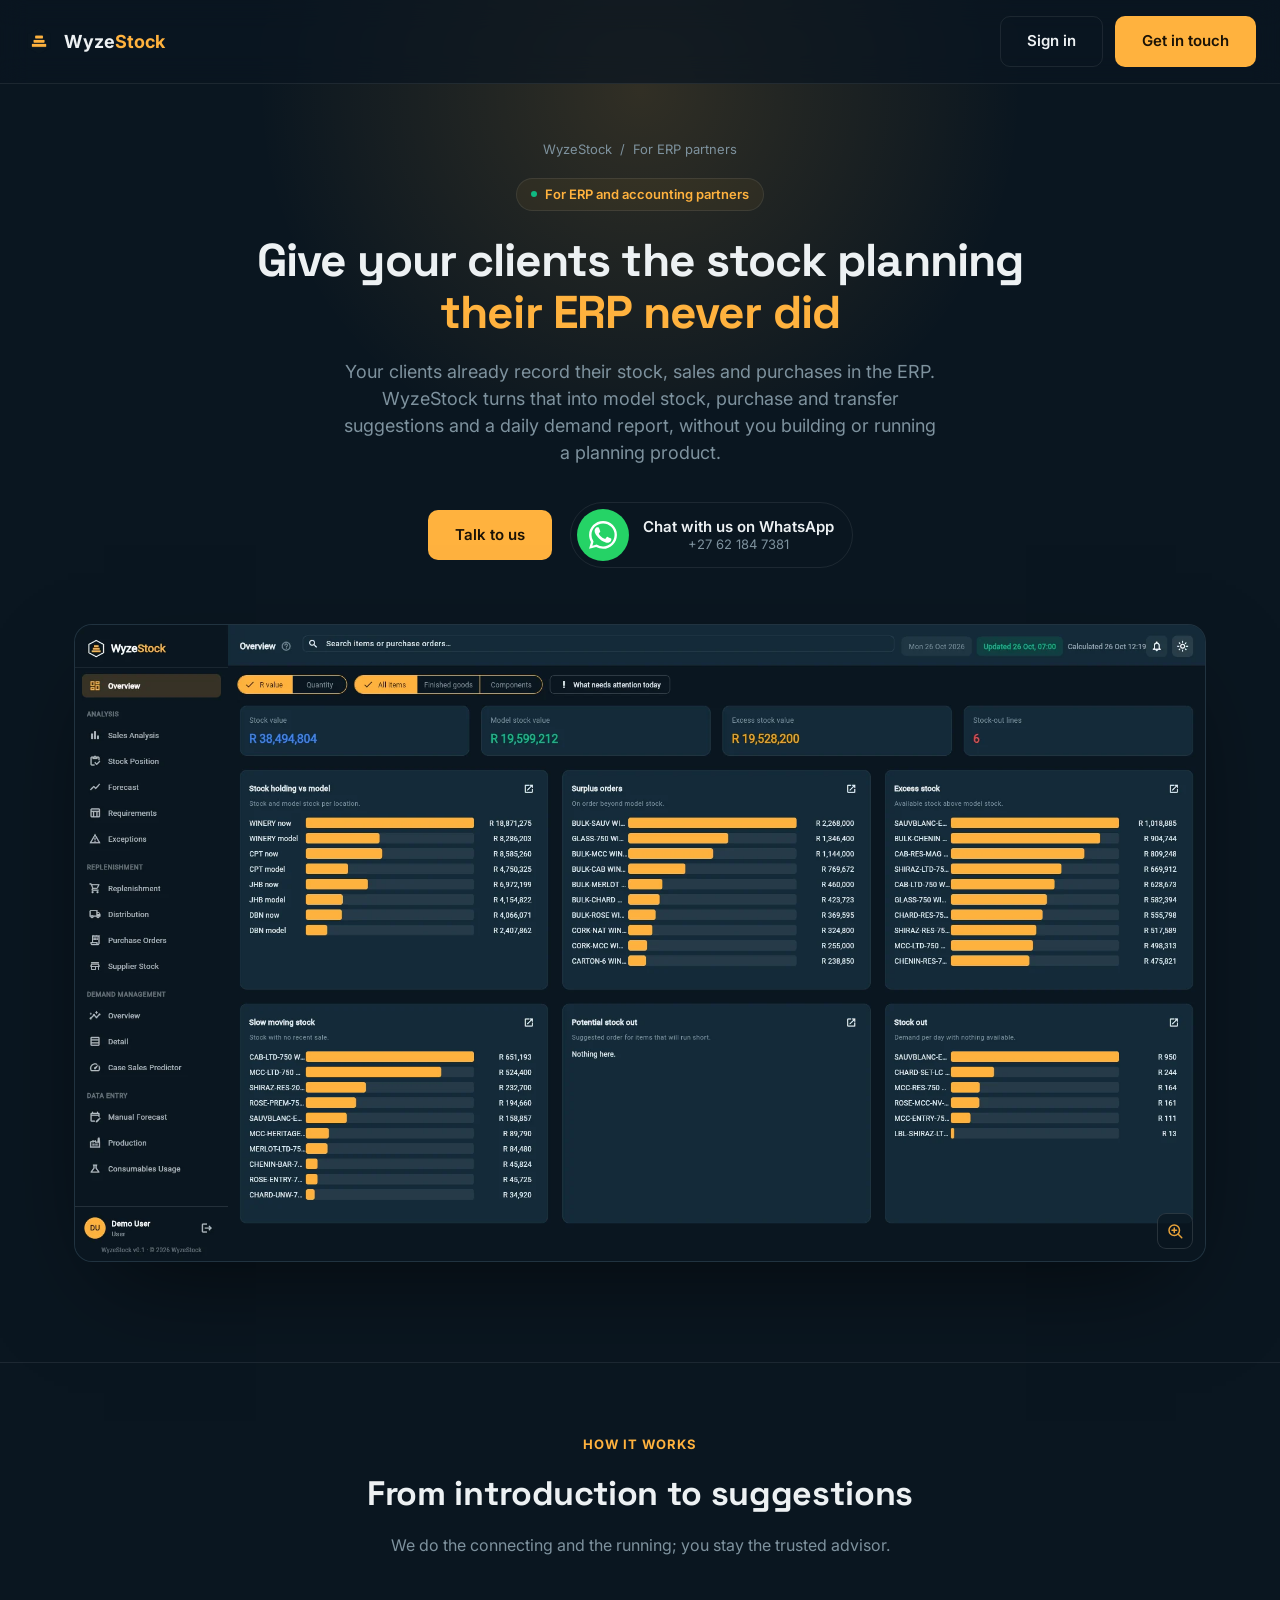
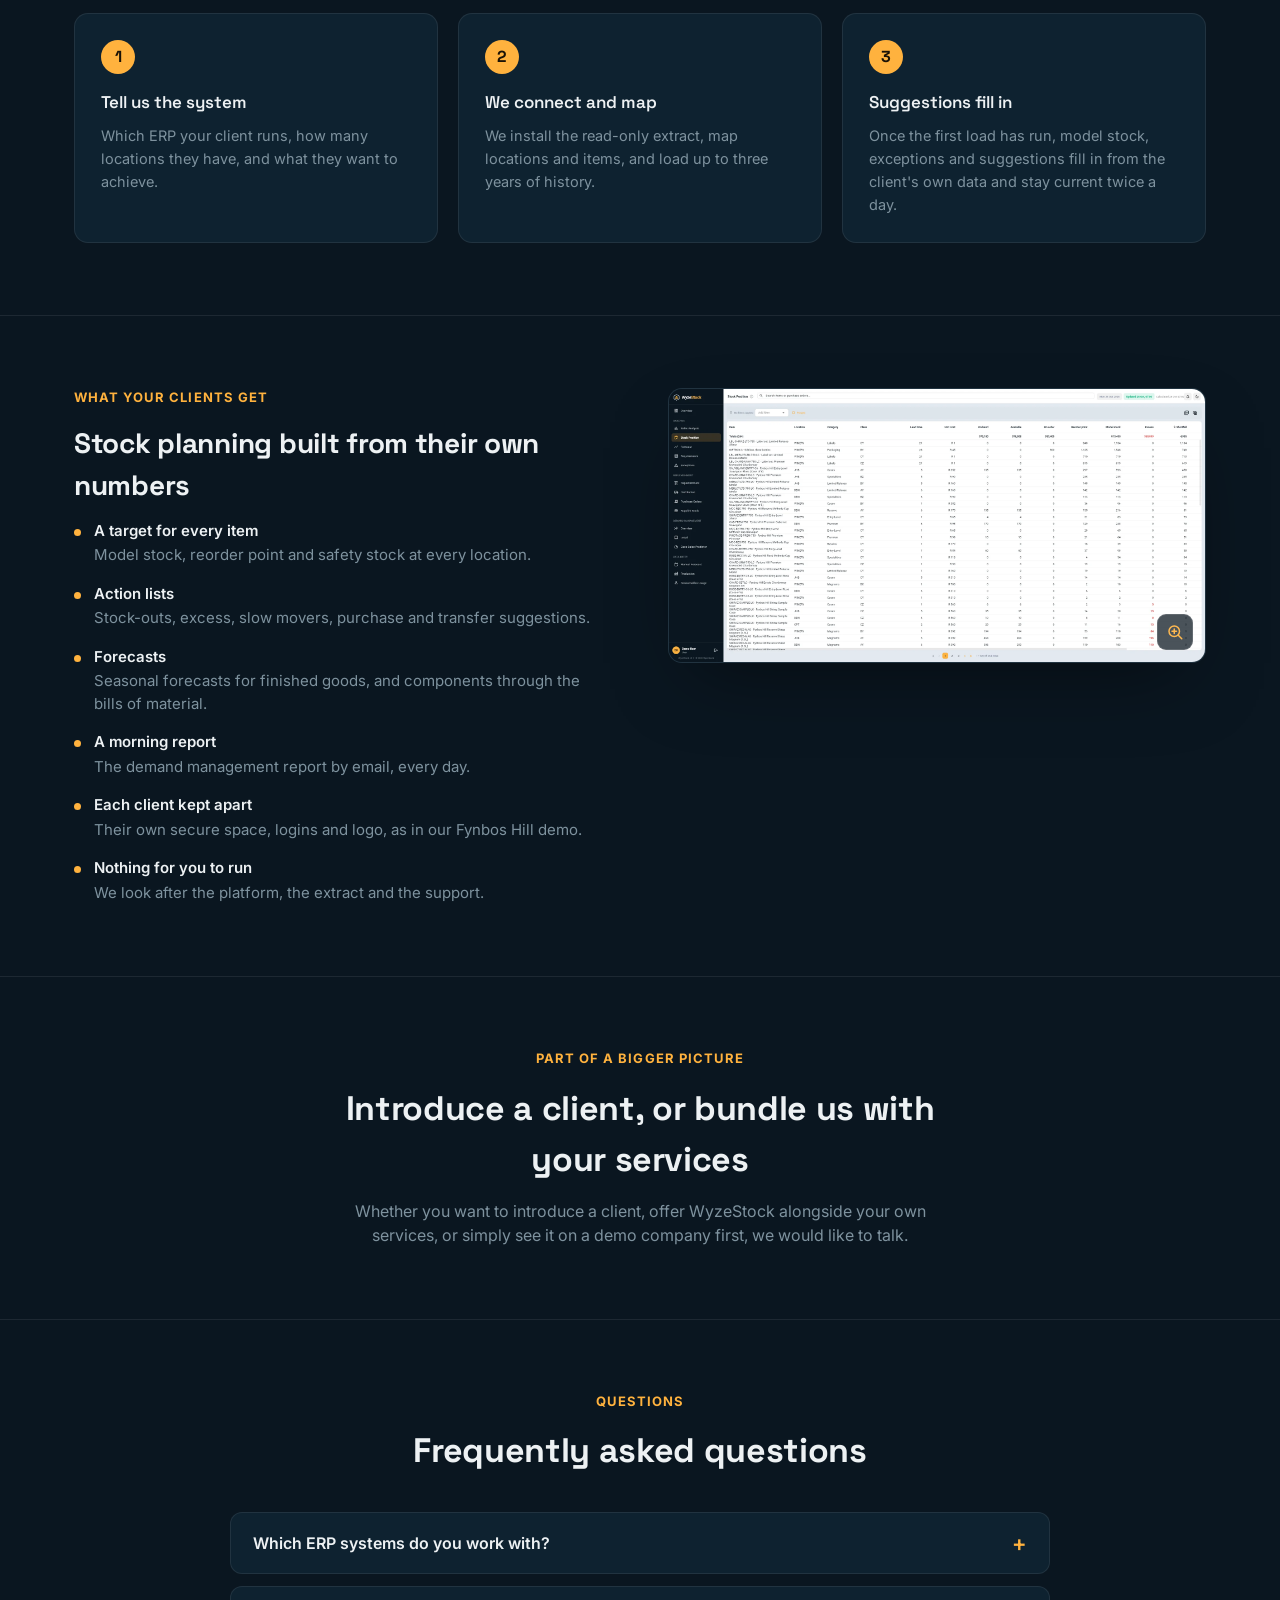
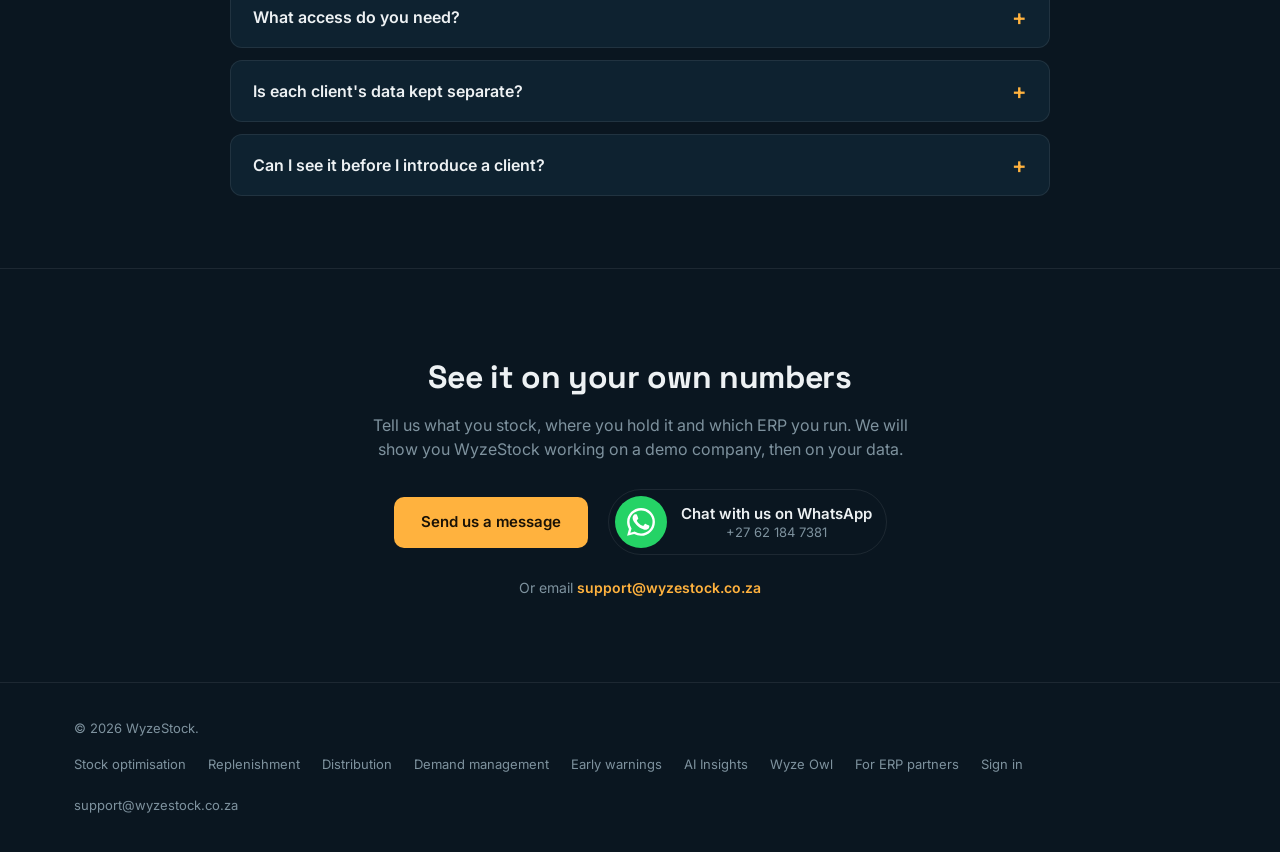
<file: partners/index.html>
<!DOCTYPE html>
<html lang="en">
<head>
<meta charset="UTF-8">
<meta name="viewport" content="width=device-width, initial-scale=1.0">
<title>For ERP Partners | WyzeStock</title>
<meta name="description" content="Offer your ERP clients inventory optimisation, replenishment and distribution planning built from their own data, without building or running it yourself.">
<link rel="canonical" href="https://wyzestock.com/partners/">

<!-- Favicon -->
<link rel="icon" type="image/png" href="/favicon.png">
<link rel="apple-touch-icon" href="/images/icon-192.png?v=0a163372">

<!-- Fonts -->
<link rel="preconnect" href="https://fonts.googleapis.com">
<link rel="preconnect" href="https://fonts.gstatic.com" crossorigin>
<link href="https://fonts.googleapis.com/css2?family=Inter:wght@400;500;600;700;800&family=Space+Grotesk:wght@500;600;700&display=swap" rel="stylesheet">

<!-- Open Graph -->
<meta property="og:type" content="website">
<meta property="og:site_name" content="WyzeStock">
<meta property="og:title" content="For ERP Partners | WyzeStock">
<meta property="og:description" content="Offer your ERP clients inventory optimisation, replenishment and distribution planning built from their own data, without building or running it yourself.">
<meta property="og:url" content="https://wyzestock.com/partners/">
<meta property="og:image" content="https://wyzestock.com/images/og.png?v=aa6d2505">
<meta property="og:image:width" content="1200">
<meta property="og:image:height" content="630">

<!-- Twitter Card -->
<meta name="twitter:card" content="summary_large_image">
<meta name="twitter:title" content="For ERP Partners | WyzeStock">
<meta name="twitter:description" content="Offer your ERP clients inventory optimisation, replenishment and distribution planning built from their own data, without building or running it yourself.">
<meta name="twitter:image" content="https://wyzestock.com/images/og.png?v=aa6d2505">

<meta name="theme-color" content="#0A1620">

<script type="application/ld+json">
{
  "@context": "https://schema.org",
  "@type": "BreadcrumbList",
  "itemListElement": [
    {
      "@type": "ListItem",
      "position": 1,
      "name": "WyzeStock",
      "item": "https://wyzestock.com/"
    },
    {
      "@type": "ListItem",
      "position": 2,
      "name": "For ERP partners",
      "item": "https://wyzestock.com/partners/"
    }
  ]
}
</script>
<style>
  :root {
    --navy-deep: #0A1620;
    --navy-mid: #0E2230;
    --navy-surface: #132A38;
    --amber: #FFB23E;
    --amber-dark: #9C7022;
    --on-accent: #1A1206;
    --positive: #10B981;
    --negative: #EF4444;
    --caution: #F59E0B;
    --info: #3B82F6;
    --purple: #8B5CF6;
    --text: #EDF1F3;
    --text-2: #7E929E;
    --line: rgba(255,255,255,0.08);
    --radius: 14px;
  }

  * { box-sizing: border-box; margin: 0; padding: 0; }

  html { scroll-behavior: smooth; }

  body {
    background: var(--navy-deep);
    color: var(--text);
    font-family: 'Inter', -apple-system, BlinkMacSystemFont, sans-serif;
    line-height: 1.5;
    -webkit-font-smoothing: antialiased;
  }

  h1, h2, h3, .brand-word {
    font-family: 'Space Grotesk', 'Inter', sans-serif;
  }

  a { color: inherit; }

  img { max-width: 100%; display: block; }

  .wrap {
    max-width: 1180px;
    margin: 0 auto;
    padding: 0 24px;
  }

  .accent { color: var(--amber); }

  .btn {
    display: inline-flex;
    align-items: center;
    justify-content: center;
    gap: 8px;
    padding: 13px 26px;
    border-radius: 10px;
    font-weight: 600;
    font-size: 15px;
    text-decoration: none;
    border: 1px solid transparent;
    cursor: pointer;
    transition: transform 0.15s ease, opacity 0.15s ease;
  }
  .btn:hover { transform: translateY(-1px); }

  .btn-primary {
    background: var(--amber);
    color: var(--on-accent);
  }
  .btn-primary:hover { opacity: 0.92; }

  .btn-ghost {
    background: transparent;
    border-color: var(--line);
    color: var(--text);
  }
  .btn-ghost:hover { border-color: rgba(255,255,255,0.22); }

  /* NAV */
  nav {
    position: fixed;
    top: 0; left: 0; right: 0;
    z-index: 100;
    background: rgba(10, 22, 32, 0.72);
    backdrop-filter: blur(14px);
    -webkit-backdrop-filter: blur(14px);
    border-bottom: 1px solid var(--line);
  }
  .nav-inner {
    max-width: 1180px;
    margin: 0 auto;
    padding: 16px 24px;
    display: flex;
    align-items: center;
    justify-content: space-between;
  }
  .nav-brand {
    display: flex;
    align-items: center;
    gap: 10px;
    font-weight: 700;
    font-size: 18px;
    text-decoration: none;
  }
  .nav-brand img { width: 30px; height: 30px; border-radius: 7px; }
  .nav-links {
    display: flex;
    align-items: center;
    gap: 28px;
    font-size: 14px;
    font-weight: 500;
    color: var(--text-2);
  }
  .nav-links a { text-decoration: none; transition: color 0.15s; }
  .nav-links a:hover { color: var(--text); }
  .nav-cta { display: flex; align-items: center; gap: 12px; }
  @media (max-width: 760px) {
    .nav-links { display: none; }
  }

  /* HERO */
  .hero {
    position: relative;
    padding: 168px 0 100px;
    overflow: hidden;
  }
  .hero::before {
    content: "";
    position: absolute;
    top: -220px; left: 50%;
    transform: translateX(-50%);
    width: 900px; height: 620px;
    background: radial-gradient(circle, rgba(255,178,62,0.16) 0%, rgba(255,178,62,0) 70%);
    pointer-events: none;
  }
  .hero-inner {
    position: relative;
    text-align: center;
    max-width: 780px;
    margin: 0 auto;
  }
  .eyebrow {
    display: inline-flex;
    align-items: center;
    gap: 8px;
    padding: 6px 14px;
    border: 1px solid var(--line);
    border-radius: 999px;
    font-size: 13px;
    font-weight: 600;
    color: var(--amber);
    background: rgba(255,178,62,0.06);
    margin-bottom: 24px;
  }
  .eyebrow .dot {
    width: 6px; height: 6px; border-radius: 50%;
    background: var(--positive);
  }
  .hero h1 {
    font-size: 52px;
    line-height: 1.12;
    font-weight: 700;
    letter-spacing: -0.02em;
    margin-bottom: 20px;
  }
  .hero-sub {
    font-size: 18px;
    color: var(--text-2);
    max-width: 600px;
    margin: 0 auto 36px;
  }
  .hero-ctas {
    display: flex;
    gap: 14px;
    justify-content: center;
    flex-wrap: wrap;
    margin-bottom: 40px;
  }
  .status-strip {
    display: flex;
    gap: 28px;
    justify-content: center;
    flex-wrap: wrap;
    font-size: 13px;
    color: var(--text-2);
  }
  .status-strip span { display: inline-flex; align-items: center; gap: 7px; }
  .status-strip .sdot { width: 6px; height: 6px; border-radius: 50%; background: var(--positive); }

  @media (max-width: 640px) {
    .hero { padding: 128px 0 64px; }
    .hero h1 { font-size: 34px; }
    .hero-sub { font-size: 16px; }
  }

  /* PRODUCT SHOT */
  .product-shot {
    padding: 0 0 100px;
  }
  .shot-frame {
    border: 1px solid var(--line);
    border-radius: 18px;
    overflow: hidden;
    box-shadow: 0 40px 100px -30px rgba(0,0,0,0.6);
    background: var(--navy-mid);
  }
  .shot-frame img { width: 100%; }

  /* FEATURES */
  .features { padding: 40px 0 110px; }
  .section-head { text-align: center; max-width: 640px; margin: 0 auto 56px; }
  .section-label {
    font-size: 13px;
    font-weight: 700;
    letter-spacing: 0.08em;
    text-transform: uppercase;
    color: var(--amber);
    margin-bottom: 14px;
  }
  .section-head h2 {
    font-size: 34px;
    font-weight: 700;
    letter-spacing: -0.01em;
    margin-bottom: 14px;
  }
  .section-head p { color: var(--text-2); font-size: 16px; }

  .feature-grid {
    display: grid;
    grid-template-columns: repeat(3, 1fr);
    gap: 1px;
    background: var(--line);
    border: 1px solid var(--line);
    border-radius: var(--radius);
    overflow: hidden;
  }
  .feature-card {
    background: var(--navy-deep);
    padding: 32px 28px;
    transition: background 0.15s ease;
  }
  .feature-card:hover { background: var(--navy-mid); }
  .feature-icon {
    width: 40px; height: 40px;
    border-radius: 10px;
    background: rgba(255,178,62,0.12);
    display: flex; align-items: center; justify-content: center;
    margin-bottom: 18px;
    font-size: 18px;
  }
  .feature-card h3 { font-size: 16px; font-weight: 600; margin-bottom: 10px; }
  .feature-card p { font-size: 14px; color: var(--text-2); line-height: 1.6; }

  @media (max-width: 860px) {
    .feature-grid { grid-template-columns: 1fr; }
  }

  /* SHOWCASE */
  .showcase-section { padding: 70px 0; border-top: 1px solid var(--line); }
  .showcase-row {
    display: flex;
    align-items: center;
    gap: 64px;
  }
  .showcase-row.reverse { flex-direction: row-reverse; }
  .showcase-text { flex: 0 0 38%; }
  .showcase-text .section-label { margin-bottom: 12px; }
  .showcase-text h2 { font-size: 28px; font-weight: 700; margin-bottom: 16px; letter-spacing: -0.01em; }
  .showcase-text p { color: var(--text-2); font-size: 15.5px; margin-bottom: 22px; }
  .showcase-list { list-style: none; display: flex; flex-direction: column; gap: 10px; }
  .showcase-list li {
    font-size: 14.5px;
    color: var(--text);
    display: flex;
    align-items: flex-start;
    gap: 10px;
  }
  .showcase-list li::before {
    content: "";
    flex: 0 0 auto;
    width: 6px; height: 6px;
    border-radius: 50%;
    background: var(--amber);
    margin-top: 7px;
  }
  .showcase-image { flex: 1 1 62%; min-width: 0; }
  .showcase-image-stack { display: flex; flex-direction: column; gap: 20px; }
  .showcase-frame {
    border: 1px solid var(--line);
    border-radius: var(--radius);
    overflow: hidden;
    background: var(--navy-mid);
    box-shadow: 0 30px 80px -30px rgba(0,0,0,0.55);
  }
  .showcase-frame img { width: 100%; }
  .showcase-frame.narrow { max-width: 92%; }

  @media (max-width: 900px) {
    .showcase-row, .showcase-row.reverse { flex-direction: column; }
    .showcase-text, .showcase-image { flex: 1 1 100%; }
  }

  /* CONTACT */
  .contact { padding: 110px 0; border-top: 1px solid var(--line); }
  .contact-inner {
    max-width: 620px;
    margin: 0 auto;
    background: var(--navy-mid);
    border: 1px solid var(--line);
    border-radius: 20px;
    padding: 48px;
  }
  @media (max-width: 640px) {
    .contact-inner { padding: 32px 24px; }
  }
  .contact-form { display: flex; flex-direction: column; gap: 18px; margin-top: 32px; }
  .form-row { display: flex; flex-direction: column; gap: 8px; }
  .form-row label { font-size: 13px; font-weight: 600; color: var(--text-2); }
  .form-row input, .form-row textarea {
    background: var(--navy-deep);
    border: 1px solid var(--line);
    border-radius: 9px;
    padding: 12px 14px;
    color: var(--text);
    font-family: inherit;
    font-size: 15px;
    outline: none;
    transition: border-color 0.15s;
  }
  .form-row input:focus, .form-row textarea:focus { border-color: var(--amber); }
  .form-row textarea { resize: vertical; min-height: 110px; }
  .contact-honeypot {
    position: absolute;
    left: -9999px;
    width: 1px; height: 1px;
    opacity: 0;
    pointer-events: none;
  }
  .contact-submit { margin-top: 6px; }
  .contact-submit button { width: 100%; }
  .form-status { font-size: 14px; margin-top: 4px; min-height: 18px; }
  .form-status.success { color: var(--positive); }
  .form-status.error { color: var(--negative); }

  .contact-alt {
    margin-top: 24px;
    padding-top: 24px;
    border-top: 1px solid var(--line);
    font-size: 14px;
    color: var(--text-2);
  }
  .contact-alt a { color: var(--amber); text-decoration: none; font-weight: 600; }

  /* FOOTER */
  footer {
    border-top: 1px solid var(--line);
    padding: 36px 0;
  }
  .footer-inner {
    display: flex;
    align-items: center;
    justify-content: space-between;
    flex-wrap: wrap;
    gap: 16px;
    font-size: 13px;
    color: var(--text-2);
  }
  .footer-links { display: flex; gap: 22px; }
  .footer-links a { text-decoration: none; color: var(--text-2); }
  .footer-links a:hover { color: var(--text); }

  /* ---------- v2 additions ---------- */
  .eyebrow .deg { font-family: 'Space Grotesk', sans-serif; font-weight: 700; }

  img { height: auto; }
  .section-sub { color: var(--text-2); font-size: 16px; }

  /* 360 HUB */
  .hub { padding: 40px 0 110px; }
  .hub-svg-wrap { max-width: 1000px; margin: 0 auto; }
  .hub-svg { width: 100%; height: auto; display: block; }
  .hub-svg .spoke { stroke: rgba(255,178,62,0.35); stroke-width: 1.5; stroke-dasharray: 4 6; }
  .hub-svg .ring { fill: none; stroke: rgba(255,255,255,0.06); stroke-width: 1; }
  .hub-svg .node { fill: #0E2230; stroke: rgba(255,255,255,0.12); stroke-width: 1; }
  .hub-svg .node-title { fill: #EDF1F3; font-family: 'Space Grotesk', 'Inter', sans-serif; font-weight: 600; font-size: 18px; }
  .hub-svg .node-sub { fill: #8DA1AC; font-family: 'Inter', sans-serif; font-size: 13px; }
  .hub-svg .hub-core { fill: #FFB23E; }
  .hub-svg .hub-num { fill: #1A1206; font-family: 'Space Grotesk', sans-serif; font-weight: 700; font-size: 40px; }
  .hub-svg .hub-cap { fill: #1A1206; font-family: 'Inter', sans-serif; font-weight: 600; font-size: 13px; }
  .hub-svg .hub-halo { fill: rgba(255,178,62,0.10); }

  .hub-mobile { display: none; }
  .hub-mobile .hub-core-m {
    background: var(--amber); color: var(--on-accent);
    border-radius: var(--radius); padding: 18px 20px; margin-bottom: 14px; text-align: center;
  }
  .hub-core-m strong { font-family: 'Space Grotesk', sans-serif; font-size: 28px; display: block; line-height: 1.1; }
  .hub-core-m span { font-size: 13px; font-weight: 600; }
  .hub-mobile ul { list-style: none; display: grid; grid-template-columns: 1fr 1fr; gap: 10px; }
  .hub-mobile li {
    background: var(--navy-mid); border: 1px solid var(--line); border-radius: 12px; padding: 14px;
  }
  .hub-mobile li b { display: block; font-family: 'Space Grotesk', sans-serif; font-size: 15px; margin-bottom: 4px; }
  .hub-mobile li span { font-size: 12.5px; color: var(--text-2); }
  @media (max-width: 640px) {
    .hub-svg-wrap { display: none; }
    .hub-mobile { display: block; }
  }

  .hub-points {
    display: grid; grid-template-columns: repeat(3, 1fr); gap: 20px; margin-top: 56px;
  }
  .hub-point { border-top: 2px solid var(--amber); padding-top: 16px; }
  .hub-point h3 { font-size: 16px; font-weight: 600; margin-bottom: 8px; }
  .hub-point p { font-size: 14px; color: var(--text-2); line-height: 1.6; }
  @media (max-width: 860px) { .hub-points { grid-template-columns: 1fr; gap: 24px; } }

  /* Feature grid: 9 cards */
  .feature-icon.is-new { background: rgba(255,178,62,0.2); }
  .tag-new {
    display: inline-block; margin-left: 8px; padding: 2px 8px; border-radius: 999px;
    font-size: 10.5px; font-weight: 700; letter-spacing: 0.06em; text-transform: uppercase;
    color: var(--amber); background: rgba(255,178,62,0.12); vertical-align: middle;
  }

  /* Showcase variants */
  .showcase-section .showcase-text .kicker-note { font-size: 13.5px; color: var(--text-2); margin-top: 18px; }
  .showcase-frame.light-ring { border-color: rgba(255,255,255,0.14); }
  .showcase-frame figcaption {
    padding: 10px 14px; font-size: 12.5px; color: var(--text-2);
    border-top: 1px solid var(--line); background: var(--navy-mid);
  }
  .showcase-frame.wide-scroll { overflow-x: auto; }
  @media (max-width: 900px) { .showcase-frame.wide-scroll img { min-width: 760px; } }
  .showcase-row.top-align { align-items: flex-start; }

  .segment-legend { display: flex; flex-wrap: wrap; gap: 8px; margin: 4px 0 22px; }
  .segment-legend span {
    font-size: 12.5px; font-weight: 600; padding: 5px 11px; border-radius: 999px;
    border: 1px solid var(--line); color: var(--text);
    display: inline-flex; align-items: center; gap: 7px;
  }
  .segment-legend i { width: 8px; height: 8px; border-radius: 2px; display: inline-block; }

  /* Two-up cards */
  .twoup { display: grid; grid-template-columns: 1fr 1fr; gap: 28px; align-items: stretch; }
  .twoup-card {
    background: var(--navy-mid); border: 1px solid var(--line); border-radius: var(--radius);
    padding: 26px; display: flex; flex-direction: column; gap: 14px;
  }
  .twoup-card h2 { font-size: 24px; font-weight: 700; letter-spacing: -0.01em; }
  .twoup-card p { font-size: 15px; color: var(--text-2); }
  .twoup-card .showcase-frame { margin-top: 6px; background: var(--navy-deep); }
  .twoup-card .frame-center { display: flex; justify-content: center; }
  .twoup-card .frame-center .showcase-frame { max-width: 360px; }
  @media (max-width: 900px) { .twoup { grid-template-columns: 1fr; } }

  /* Details grid */
  .details { padding: 70px 0 110px; border-top: 1px solid var(--line); }
  .details .feature-grid { grid-template-columns: repeat(3, 1fr); }
  @media (max-width: 860px) { .details .feature-grid { grid-template-columns: 1fr; } }
  @media (max-width: 900px) {
    .showcase-row, .showcase-row.reverse { align-items: stretch; }
    .showcase-image { width: 100%; }
  }

  /* Nav tweaks for more links */
  .nav-links { gap: 22px; }
  .nav-inner { max-width: 1280px; gap: 24px; }
  .nav-links a, .nav-brand span, .nav-cta .btn { white-space: nowrap; }
  @media (max-width: 1320px) { .nav-links { display: none; } }
  @media (max-width: 640px) {
    .nav-cta .btn { white-space: nowrap; padding: 9px 14px; font-size: 14px; }
    .nav-inner { padding: 12px 16px; }
    .nav-brand { font-size: 16px; }
  }

  /* ---------- Lightbox ---------- */
  .has-zoom { position: relative; }
  .has-zoom img[data-zoom] { cursor: zoom-in; }
  .has-zoom::after {
    content: ""; position: absolute; right: 12px; bottom: 12px; width: 34px; height: 34px;
    border-radius: 9px; background: rgba(10,22,32,0.82) url("data:image/svg+xml,%3Csvg xmlns='http://www.w3.org/2000/svg' width='18' height='18' viewBox='0 0 24 24' fill='none' stroke='%23FFB23E' stroke-width='2' stroke-linecap='round' stroke-linejoin='round'%3E%3Ccircle cx='11' cy='11' r='7'/%3E%3Cpath d='M21 21l-4.3-4.3M11 8v6M8 11h6'/%3E%3C/svg%3E") center/18px no-repeat;
    border: 1px solid rgba(255,255,255,0.14); pointer-events: none; opacity: 0.9;
    transition: opacity .15s ease, transform .15s ease;
  }
  .has-zoom:hover::after { opacity: 1; transform: scale(1.06); }
  .has-zoom.wide-scroll::after { position: sticky; float: right; margin: -46px 12px 0 0; }
  img[data-zoom]:focus-visible { outline: 2px solid var(--amber); outline-offset: -2px; }

  .lb { position: fixed; inset: 0; z-index: 1000; display: none; flex-direction: column;
        background: rgba(5,12,18,0.94); -webkit-backdrop-filter: blur(6px); backdrop-filter: blur(6px); }
  .lb.open { display: flex; animation: lbfade .18s ease; }
  @keyframes lbfade { from { opacity: 0; } to { opacity: 1; } }
  @media (prefers-reduced-motion: reduce) { .lb.open { animation: none; } }
  .lb-bar { display: flex; align-items: center; justify-content: space-between; gap: 16px; padding: 14px 20px; color: var(--text-2); font-size: 13.5px; }
  .lb-count { font-variant-numeric: tabular-nums; color: var(--text); font-weight: 600; }
  .lb-btn { width: 44px; height: 44px; border-radius: 12px; border: 1px solid var(--line); background: rgba(255,255,255,0.05);
            color: var(--text); cursor: pointer; display: inline-flex; align-items: center; justify-content: center; transition: background .15s, border-color .15s; }
  .lb-btn:hover { background: rgba(255,255,255,0.12); border-color: rgba(255,255,255,0.25); }
  .lb-btn:focus-visible { outline: 2px solid var(--amber); outline-offset: 2px; }
  .lb-btn svg { width: 20px; height: 20px; stroke: currentColor; fill: none; stroke-width: 2; stroke-linecap: round; stroke-linejoin: round; }
  .lb-stage { flex: 1; min-height: 0; display: flex; align-items: center; position: relative; padding: 0 76px; }
  .lb-scroll { flex: 1; height: 100%; overflow: auto; display: flex; align-items: center; justify-content: center; -webkit-overflow-scrolling: touch; }
  .lb-scroll.actual { align-items: flex-start; justify-content: flex-start; }
  .lb-img { display: block; max-width: 100%; max-height: 100%; width: auto; height: auto; border-radius: 10px;
            box-shadow: 0 30px 90px -20px rgba(0,0,0,0.7); cursor: zoom-in; background: var(--navy-mid); margin: auto; }
  .lb-scroll.actual .lb-img { max-width: none; max-height: none; cursor: zoom-out; margin: 0; }
  .lb-nav { position: absolute; top: 50%; transform: translateY(-50%); }
  .lb-prev { left: 16px; } .lb-next { right: 16px; }
  .lb-cap { padding: 14px 24px 22px; text-align: center; font-size: 13.5px; color: var(--text-2); max-width: 900px; margin: 0 auto; }
  .lb-cap b { color: var(--text); font-weight: 600; }
  @media (max-width: 700px) {
    .lb-stage { padding: 0 8px; }
    .lb-nav { top: auto; bottom: 8px; transform: none; background: rgba(10,22,32,0.9); }
    .lb-prev { left: 12px; } .lb-next { right: 12px; }
    .lb-cap { padding-bottom: 66px; font-size: 12.5px; }
  }
  body.lb-lock { overflow: hidden; }

  /* WhatsApp */
  .wa-block { margin-top: 28px; display: flex; flex-direction: column; gap: 12px; }
  .btn-whatsapp { background: #25D366; color: #06210F; width: 100%; }
  .btn-whatsapp:hover { opacity: 0.92; }
  .btn-whatsapp svg { width: 20px; height: 20px; fill: currentColor; flex: 0 0 auto; }
  .wa-note { font-size: 13px; color: var(--text-2); text-align: center; }
  .form-or { display: flex; align-items: center; gap: 14px; margin-top: 26px; font-size: 12.5px; color: var(--text-2); text-transform: uppercase; letter-spacing: 0.08em; }
  .form-or::before, .form-or::after { content: ""; flex: 1; height: 1px; background: var(--line); }
  .btn:focus-visible { outline: 2px solid var(--amber); outline-offset: 2px; }

  .wa-block { align-items: flex-start; }
  .wa-logo-link { display: inline-flex; align-items: center; gap: 14px; text-decoration: none; color: var(--text);
                  padding: 6px 14px 6px 6px; border-radius: 999px; border: 1px solid var(--line); transition: border-color .15s, background .15s; }
  .wa-logo-link:hover { border-color: rgba(37,211,102,0.55); background: rgba(37,211,102,0.07); }
  .wa-logo-link:focus-visible { outline: 2px solid var(--amber); outline-offset: 3px; }
  .wa-logo { width: 52px; height: 52px; flex: 0 0 auto; display: block; }
  .wa-text { display: flex; flex-direction: column; line-height: 1.3; }
  .wa-text strong { font-size: 15px; font-weight: 600; }
  .wa-text span { font-size: 13px; color: var(--text-2); }
  .footer-links { flex-wrap: wrap; }
  .learn-more { display: inline-block; margin-top: 18px; color: var(--amber); font-weight: 600; font-size: 14.5px; text-decoration: none; }
  .learn-more:hover { text-decoration: underline; }

  /* ---------- landing pages ---------- */
  .hero.page-hero { padding: 140px 0 48px; }
  .page-hero .hero-inner { max-width: 820px; }
  .page-hero h1 { font-size: 46px; }
  @media (max-width: 640px) { .page-hero h1 { font-size: 31px; } .hero.page-hero { padding: 112px 0 36px; } }
  .crumbs { font-size: 13px; color: var(--text-2); margin-bottom: 18px; }
  .crumbs a { color: var(--text-2); text-decoration: none; }
  .crumbs a:hover { color: var(--text); }
  .hero-actions { display: flex; gap: 18px; justify-content: center; align-items: center; flex-wrap: wrap; margin-bottom: 8px; }
  .hero-actions .wa-logo-link { padding-right: 18px; }

  .lp-section { padding: 72px 0; border-top: 1px solid var(--line); }
  .steps { display: grid; grid-template-columns: repeat(3, 1fr); gap: 20px; }
  .step { background: var(--navy-mid); border: 1px solid var(--line); border-radius: var(--radius); padding: 26px; }
  .step-num { width: 34px; height: 34px; border-radius: 50%; background: var(--amber); color: var(--on-accent);
              font-family: 'Space Grotesk', sans-serif; font-weight: 700; display: flex; align-items: center; justify-content: center; margin-bottom: 16px; }
  .step h3 { font-size: 17px; font-weight: 600; margin-bottom: 8px; }
  .step p { font-size: 14.5px; color: var(--text-2); line-height: 1.6; }
  @media (max-width: 860px) { .steps { grid-template-columns: 1fr; } }

  .two-col { display: grid; grid-template-columns: 1fr 1fr; gap: 56px; align-items: start; }
  @media (max-width: 900px) { .two-col { grid-template-columns: 1fr; gap: 32px; } }
  .prose h2 { font-size: 28px; font-weight: 700; letter-spacing: -0.01em; margin-bottom: 14px; }
  .prose p { color: var(--text-2); font-size: 15.5px; margin-bottom: 16px; }
  .prose a { color: var(--amber); }
  .stack { display: flex; flex-direction: column; gap: 20px; }
  .two-col > * { min-width: 0; }
  .stack > .showcase-frame { max-width: 100%; }

  .chip-row { display: flex; flex-wrap: wrap; gap: 8px; margin: 6px 0 22px; }
  .chip { font-size: 13px; font-weight: 600; padding: 6px 12px; border-radius: 999px; border: 1px solid var(--line);
          display: inline-flex; align-items: center; gap: 8px; color: var(--text); background: rgba(255,255,255,0.03); }
  .chip i { width: 9px; height: 9px; border-radius: 2px; display: inline-block; }
  .chip.plain { font-weight: 500; color: var(--text-2); }

  .benefit-list { list-style: none; display: flex; flex-direction: column; gap: 16px; }
  .benefit-list li { padding-left: 20px; position: relative; font-size: 15px; color: var(--text-2); }
  .benefit-list li::before { content: ""; position: absolute; left: 0; top: 9px; width: 7px; height: 7px; border-radius: 50%; background: var(--amber); }
  .benefit-list li strong { color: var(--text); display: block; margin-bottom: 2px; font-weight: 600; }

  .faq { max-width: 820px; margin: 0 auto; display: flex; flex-direction: column; gap: 12px; }
  .faq details { background: var(--navy-mid); border: 1px solid var(--line); border-radius: 12px; padding: 0; }
  .faq summary { list-style: none; cursor: pointer; padding: 18px 22px; font-weight: 600; font-size: 16px; display: flex; justify-content: space-between; gap: 16px; align-items: center; }
  .faq summary::-webkit-details-marker { display: none; }
  .faq summary::after { content: "+"; color: var(--amber); font-size: 22px; line-height: 1; flex: 0 0 auto; }
  .faq details[open] summary::after { content: "\2212"; }
  .faq summary:focus-visible { outline: 2px solid var(--amber); outline-offset: 2px; border-radius: 12px; }
  .faq .ans { padding: 0 22px 20px; color: var(--text-2); font-size: 15px; line-height: 1.65; }

  .cta-band { text-align: center; padding: 84px 0; border-top: 1px solid var(--line); }
  .cta-band h2 { font-size: 32px; font-weight: 700; letter-spacing: -0.01em; margin-bottom: 12px; }
  .cta-band p { color: var(--text-2); max-width: 560px; margin: 0 auto 28px; font-size: 16px; }
  .cta-row { display: flex; gap: 20px; justify-content: center; align-items: center; flex-wrap: wrap; }
  .cta-mail { margin-top: 22px; font-size: 14px; color: var(--text-2); }
  .cta-mail a { color: var(--amber); font-weight: 600; text-decoration: none; }

  .footer-links { flex-wrap: wrap; }

  /* Intro video (home page) */
  .intro-video { padding: 72px 0 24px; }
  .video-frame { max-width: 960px; margin: 0 auto; border-radius: 14px; overflow: hidden; border: 1px solid var(--border, rgba(255,255,255,0.08)); box-shadow: 0 30px 80px rgba(0,0,0,0.45); background: #000; aspect-ratio: 16 / 9; position: relative; }
  .video-frame video { display: block; width: 100%; height: 100%; object-fit: contain; background: #000; }
  @media (max-width: 640px) { .intro-video { padding: 48px 0 8px; } .video-frame { border-radius: 10px; } }
  .sound-on { position: absolute; top: 14px; right: 14px; border: 0; cursor: pointer; border-radius: 999px; padding: 9px 16px;
    font: 600 14px Inter, sans-serif; background: var(--amber, #FFB23E); color: #1A1206; box-shadow: 0 4px 14px rgba(0,0,0,.35); }
  .sound-on[hidden] { display: none; }

  /* Wyze Owl chat example (an illustration built in HTML, not a screenshot) */
  .owl-mark { width: 22px; height: 22px; color: var(--text); flex: 0 0 auto; }
  .owl-chat { border: 1px solid var(--line); border-radius: var(--radius); background: var(--navy-mid); box-shadow: 0 30px 80px -30px rgba(0,0,0,0.55); overflow: hidden; }
  .owl-chat-head { display: flex; align-items: center; gap: 10px; padding: 14px 18px; border-bottom: 1px solid var(--line); font-weight: 700; }
  .owl-chat-head .owl-mark { width: 26px; height: 26px; }
  .owl-chat-head small { margin-left: auto; font-weight: 500; font-size: 12px; color: var(--text-2); }
  .owl-chat-body { padding: 18px; display: flex; flex-direction: column; gap: 12px; }
  .owl-msg { display: flex; gap: 8px; align-items: flex-start; }
  .owl-msg.me { justify-content: flex-end; }
  .owl-bubble { max-width: 86%; padding: 10px 14px; border-radius: 12px; font-size: 14px; line-height: 1.5; background: rgba(255,255,255,0.06); }
  .owl-msg.me .owl-bubble { background: rgba(255,178,62,0.16); }
  .owl-bubble ol { margin: 6px 0 0 18px; padding: 0; }
  .owl-msg .owl-mark { margin-top: 8px; width: 20px; height: 20px; }
  .owl-chat-foot { padding: 10px 18px 14px; border-top: 1px solid var(--line); font-size: 12px; color: var(--text-2); }
  .owl-note h3 { margin-bottom: 12px; }

  /* ---------- WyzeStock additions ---------- */
  .flow-svg { width: 100%; height: auto; display: block; }
  .stat-row { display: grid; grid-template-columns: repeat(3, 1fr); gap: 1px; background: var(--line); border: 1px solid var(--line);
               border-radius: var(--radius); overflow: hidden; margin-top: 8px; }
  .stat { background: var(--navy-mid); padding: 22px 20px; }
  .stat b { display: block; font-family: 'Space Grotesk', sans-serif; font-size: 26px; color: var(--amber); line-height: 1.1; margin-bottom: 6px; }
  .stat span { font-size: 13.5px; color: var(--text-2); }
  @media (max-width: 760px) { .stat-row { grid-template-columns: 1fr; } }
</style>
</head>
<body>

<nav>
  <div class="nav-inner">
    <a href="/" class="nav-brand">
      <img src="/images/icon-192.png?v=0a163372" alt="WyzeStock logo">
      <span>Wyze<span class="accent">Stock</span></span>
    </a>
    <div class="nav-links">
      <a href="/stock-optimisation/">Optimisation</a>
      <a href="/replenishment/">Replenishment</a>
      <a href="/distribution/">Distribution</a>
      <a href="/demand-management/">Demand</a>
      <a href="/early-warnings/">Warnings</a>
      <a href="/ai-insights/">AI Insights</a>
      <a href="/wyze-owl/">Wyze Owl</a>
      <a href="/partners/">Partners</a>
    </div>
    <div class="nav-cta">
      <a href="https://app.wyzestock.co.za" class="btn btn-ghost">Sign in</a>
      <a href="/#contact" class="btn btn-primary">Get in touch</a>
    </div>
  </div>
</nav>

<main id="top">

  <section class="hero page-hero">
    <div class="wrap hero-inner">
      <div class="crumbs"><a href="/">WyzeStock</a> &nbsp;/&nbsp; For ERP partners</div>
      <div class="eyebrow"><span class="dot"></span> For ERP and accounting partners</div>
      <h1>Give your clients the stock planning <span class="accent">their ERP never did</span></h1>
      <p class="hero-sub">Your clients already record their stock, sales and purchases in the ERP. WyzeStock turns that into model stock, purchase and transfer suggestions and a daily demand report, without you building or running a planning product.</p>
      <div class="hero-actions">
        <a href="/#contact" class="btn btn-primary">Talk to us</a>
        <a class="wa-logo-link" href="https://wa.me/27621847381?text=Hi%2C%20I%27d%20like%20to%20find%20out%20more%20about%20WyzeStock." target="_blank" rel="noopener" aria-label="Chat with us on WhatsApp, +27 62 184 7381 (opens in a new tab)">
            <svg class="wa-logo" viewBox="0 0 24 24" aria-hidden="true"><circle cx="12" cy="12" r="12" fill="#25D366"/><g transform="translate(4.3 4.3) scale(0.64)"><path fill="#fff" d="M17.47 14.38c-.3-.15-1.76-.87-2.03-.97-.27-.1-.47-.15-.67.15-.2.3-.77.97-.94 1.17-.17.2-.35.22-.65.07-.3-.15-1.26-.46-2.4-1.48-.89-.79-1.49-1.77-1.66-2.07-.17-.3-.02-.46.13-.61.13-.13.3-.35.45-.52.15-.17.2-.3.3-.5.1-.2.05-.37-.02-.52-.07-.15-.67-1.62-.92-2.22-.24-.58-.49-.5-.67-.51h-.57c-.2 0-.52.07-.8.37-.27.3-1.04 1.02-1.04 2.48s1.07 2.88 1.22 3.08c.15.2 2.1 3.2 5.08 4.49.71.31 1.26.49 1.69.63.71.23 1.36.2 1.87.12.57-.08 1.76-.72 2.01-1.41.25-.69.25-1.29.17-1.41-.07-.12-.27-.2-.57-.35zM12.04 2C6.5 2 2 6.5 2 12.04c0 1.77.46 3.5 1.34 5.02L2 22l5.06-1.33a10 10 0 0 0 4.98 1.32h.01c5.54 0 10.04-4.5 10.04-10.04 0-2.68-1.04-5.2-2.94-7.1A9.96 9.96 0 0 0 12.04 2zm0 18.3h-.01a8.3 8.3 0 0 1-4.23-1.16l-.3-.18-3.12.82.83-3.04-.2-.31a8.27 8.27 0 0 1-1.27-4.39c0-4.58 3.73-8.3 8.31-8.3 2.22 0 4.3.87 5.87 2.43a8.25 8.25 0 0 1 2.43 5.87c0 4.58-3.73 8.3-8.31 8.3z"/></g></svg>
            <span class="wa-text"><strong>Chat with us on WhatsApp</strong><span>+27 62 184 7381</span></span>
          </a>
      </div>
    </div>
  </section>

  <section class="product-shot">
    <div class="wrap">
      <div class="shot-frame">
        <div><img src="/images/overview-dark.webp?v=2fa60b2a" alt="WyzeStock Overview" loading="eager"></div>
      </div>
    </div>
  </section>

  <section class="lp-section">
    <div class="wrap">
      <div class="section-head">
        <div class="section-label">How it works</div>
        <h2>From introduction to suggestions</h2>
        <p>We do the connecting and the running; you stay the trusted advisor.</p>
      </div>
      <div class="steps">
        <div class="step"><div class="step-num">1</div><h3>Tell us the system</h3>
          <p>Which ERP your client runs, how many locations they have, and what they want to achieve.</p></div>
        <div class="step"><div class="step-num">2</div><h3>We connect and map</h3>
          <p>We install the read-only extract, map locations and items, and load up to three years of history.</p></div>
        <div class="step"><div class="step-num">3</div><h3>Suggestions fill in</h3>
          <p>Once the first load has run, model stock, exceptions and suggestions fill in from the client's own data and stay current twice a day.</p></div>
      </div>
    </div>
  </section>

  <section class="lp-section">
    <div class="wrap">
      <div class="two-col">
        <div class="prose">
          <div class="section-label">What your clients get</div>
          <h2>Stock planning built from their own numbers</h2>
          <ul class="benefit-list">
            <li><strong>A target for every item</strong>Model stock, reorder point and safety stock at every location.</li>
            <li><strong>Action lists</strong>Stock-outs, excess, slow movers, purchase and transfer suggestions.</li>
            <li><strong>Forecasts</strong>Seasonal forecasts for finished goods, and components through the bills of material.</li>
            <li><strong>A morning report</strong>The demand management report by email, every day.</li>
            <li><strong>Each client kept apart</strong>Their own secure space, logins and logo, as in our Fynbos Hill demo.</li>
            <li><strong>Nothing for you to run</strong>We look after the platform, the extract and the support.</li>
          </ul>
        </div>
        <div class="stack">
          <div class="showcase-frame"><img src="/images/stock-position.webp?v=a8c1ff8c" alt="WyzeStock Stock Position" loading="lazy"></div>
        </div>
      </div>
    </div>
  </section>

  <section class="lp-section">
    <div class="wrap">
      <div class="section-head" style="margin-bottom:0;">
        <div class="section-label">Part of a bigger picture</div>
        <h2>Introduce a client, or bundle us with your services</h2>
        <p>Whether you want to introduce a client, offer WyzeStock alongside your own services, or simply see it on a demo company first, we would like to talk.</p>
      </div>
    </div>
  </section>

  <section class="lp-section" id="faq">
    <div class="wrap">
      <div class="section-head" style="margin-bottom:36px;">
        <div class="section-label">Questions</div>
        <h2>Frequently asked questions</h2>
      </div>
      <div class="faq">
        <details><summary>Which ERP systems do you work with?</summary><div class="ans">WyzeStock reads the client's ERP database directly, so it is not tied to one product. Tell us the system and version and we will confirm how it connects.</div></details>
        <details><summary>What access do you need?</summary><div class="ans">Read access to the data we extract, on a schedule. We do not change anything in the ERP.</div></details>
        <details><summary>Is each client's data kept separate?</summary><div class="ans">Yes. Every client has its own secure space, and access is controlled per user.</div></details>
        <details><summary>Can I see it before I introduce a client?</summary><div class="ans">Yes. We will walk you through our Fynbos Hill demo company, a winery with three depots, then talk about a pilot.</div></details>
      </div>
    </div>
  </section>

  <section class="cta-band">
    <div class="wrap">
      <h2>See it on your own numbers</h2>
      <p>Tell us what you stock, where you hold it and which ERP you run. We will show you WyzeStock working on a demo company, then on your data.</p>
      <div class="cta-row">
        <a href="/#contact" class="btn btn-primary">Send us a message</a>
        <a class="wa-logo-link" href="https://wa.me/27621847381?text=Hi%2C%20I%27d%20like%20to%20find%20out%20more%20about%20WyzeStock." target="_blank" rel="noopener" aria-label="Chat with us on WhatsApp, +27 62 184 7381 (opens in a new tab)">
            <svg class="wa-logo" viewBox="0 0 24 24" aria-hidden="true"><circle cx="12" cy="12" r="12" fill="#25D366"/><g transform="translate(4.3 4.3) scale(0.64)"><path fill="#fff" d="M17.47 14.38c-.3-.15-1.76-.87-2.03-.97-.27-.1-.47-.15-.67.15-.2.3-.77.97-.94 1.17-.17.2-.35.22-.65.07-.3-.15-1.26-.46-2.4-1.48-.89-.79-1.49-1.77-1.66-2.07-.17-.3-.02-.46.13-.61.13-.13.3-.35.45-.52.15-.17.2-.3.3-.5.1-.2.05-.37-.02-.52-.07-.15-.67-1.62-.92-2.22-.24-.58-.49-.5-.67-.51h-.57c-.2 0-.52.07-.8.37-.27.3-1.04 1.02-1.04 2.48s1.07 2.88 1.22 3.08c.15.2 2.1 3.2 5.08 4.49.71.31 1.26.49 1.69.63.71.23 1.36.2 1.87.12.57-.08 1.76-.72 2.01-1.41.25-.69.25-1.29.17-1.41-.07-.12-.27-.2-.57-.35zM12.04 2C6.5 2 2 6.5 2 12.04c0 1.77.46 3.5 1.34 5.02L2 22l5.06-1.33a10 10 0 0 0 4.98 1.32h.01c5.54 0 10.04-4.5 10.04-10.04 0-2.68-1.04-5.2-2.94-7.1A9.96 9.96 0 0 0 12.04 2zm0 18.3h-.01a8.3 8.3 0 0 1-4.23-1.16l-.3-.18-3.12.82.83-3.04-.2-.31a8.27 8.27 0 0 1-1.27-4.39c0-4.58 3.73-8.3 8.31-8.3 2.22 0 4.3.87 5.87 2.43a8.25 8.25 0 0 1 2.43 5.87c0 4.58-3.73 8.3-8.31 8.3z"/></g></svg>
            <span class="wa-text"><strong>Chat with us on WhatsApp</strong><span>+27 62 184 7381</span></span>
          </a>
      </div>
      <div class="cta-mail">Or email <a href="mailto:support@wyzestock.co.za">support@wyzestock.co.za</a></div>
    </div>
  </section>

</main>

<footer>
  <div class="wrap footer-inner">
    <div>&copy; 2026 WyzeStock.</div>
    <div class="footer-links">
      <a href="/stock-optimisation/">Stock optimisation</a>
      <a href="/replenishment/">Replenishment</a>
      <a href="/distribution/">Distribution</a>
      <a href="/demand-management/">Demand management</a>
      <a href="/early-warnings/">Early warnings</a>
      <a href="/ai-insights/">AI Insights</a>
      <a href="/wyze-owl/">Wyze Owl</a>
      <a href="/partners/">For ERP partners</a>
      <a href="https://app.wyzestock.co.za">Sign in</a>
      <a href="mailto:support@wyzestock.co.za">support@wyzestock.co.za</a>
    </div>
  </div>
</footer>

<script>
  const form = document.getElementById('contact-form');
  if (form) {
  const statusEl = document.getElementById('form-status');
  const submitBtn = document.getElementById('contact-submit-btn');

  form.addEventListener('submit', async function (e) {
    e.preventDefault();

    const name = document.getElementById('name').value.trim();
    const email = document.getElementById('email').value.trim();
    const message = document.getElementById('message').value.trim();
    const website = document.getElementById('website').value; // honeypot

    submitBtn.disabled = true;
    submitBtn.textContent = 'Sending…';
    statusEl.textContent = '';
    statusEl.className = 'form-status';

    try {
      const res = await fetch('https://zaupomwvqpzmsrkoftlr.supabase.co/functions/v1/send-contact-email', {
        method: 'POST',
        headers: { 'Content-Type': 'application/json' },
        body: JSON.stringify({ name, email, message, website })
      });

      const data = await res.json();

      if (!res.ok || data.error) {
        throw new Error(data.error || 'Something went wrong');
      }

      statusEl.textContent = "Thanks, we've got your message and will be in touch soon.";
      statusEl.className = 'form-status success';
      form.reset();
    } catch (err) {
      statusEl.textContent = "Couldn't send that. Please try again, or email support@wyzestock.co.za directly.";
      statusEl.className = 'form-status error';
    } finally {
      submitBtn.disabled = false;
      submitBtn.textContent = 'Send message';
    }
  });
  }
</script>

<script>
(function () {
  var imgs = Array.prototype.slice.call(document.querySelectorAll('.shot-frame img, .showcase-frame img'))
    .filter(function (i) { return i.getAttribute('src').indexOf('shot-sync') === -1; });
  if (!imgs.length) return;

  imgs.forEach(function (img, idx) {
    img.setAttribute('data-zoom', idx);
    img.setAttribute('tabindex', '0');
    img.setAttribute('role', 'button');
    img.setAttribute('aria-label', 'Enlarge screenshot: ' + (img.alt || ''));
    var frame = img.closest('.shot-frame, .showcase-frame');
    if (frame) frame.classList.add('has-zoom');
    img.addEventListener('click', function () { openAt(idx, img); });
    img.addEventListener('keydown', function (e) {
      if (e.key === 'Enter' || e.key === ' ') { e.preventDefault(); openAt(idx, img); }
    });
  });

  var ICON = {
    close: '<svg viewBox="0 0 24 24" aria-hidden="true"><path d="M6 6l12 12M18 6L6 18"/></svg>',
    prev: '<svg viewBox="0 0 24 24" aria-hidden="true"><path d="M15 5l-7 7 7 7"/></svg>',
    next: '<svg viewBox="0 0 24 24" aria-hidden="true"><path d="M9 5l7 7-7 7"/></svg>'
  };
  var lb = document.createElement('div');
  lb.className = 'lb';
  lb.setAttribute('role', 'dialog');
  lb.setAttribute('aria-modal', 'true');
  lb.setAttribute('aria-label', 'Screenshot viewer');
  lb.innerHTML =
    '<div class="lb-bar"><span class="lb-count" aria-live="polite"></span>' +
    '<button type="button" class="lb-btn lb-close" aria-label="Close (Esc)">' + ICON.close + '</button></div>' +
    '<div class="lb-stage">' +
      '<button type="button" class="lb-btn lb-nav lb-prev" aria-label="Previous screenshot">' + ICON.prev + '</button>' +
      '<div class="lb-scroll"><img class="lb-img" alt=""></div>' +
      '<button type="button" class="lb-btn lb-nav lb-next" aria-label="Next screenshot">' + ICON.next + '</button>' +
    '</div>' +
    '<div class="lb-cap"></div>';
  document.body.appendChild(lb);

  var elCount = lb.querySelector('.lb-count'), elImg = lb.querySelector('.lb-img'),
      elScroll = lb.querySelector('.lb-scroll'), elCap = lb.querySelector('.lb-cap'),
      btnClose = lb.querySelector('.lb-close'), btnPrev = lb.querySelector('.lb-prev'),
      btnNext = lb.querySelector('.lb-next');
  var cur = 0, opener = null;

  function show(i) {
    cur = (i + imgs.length) % imgs.length;
    var src = imgs[cur];
    elScroll.classList.remove('actual');
    elScroll.scrollTo(0, 0);
    elImg.src = src.currentSrc || src.src;
    elImg.alt = src.alt;
    elCount.textContent = (cur + 1) + ' / ' + imgs.length;
    elCap.innerHTML = '<b>' + escapeHtml(src.alt) + '</b><br>Tap or click the image to switch between fit and full size. Use the arrows to move between screens.';
  }
  function escapeHtml(t) { return String(t).replace(/[&<>"]/g, function (c) { return {'&':'&amp;','<':'&lt;','>':'&gt;','"':'&quot;'}[c]; }); }
  function openAt(i, from) {
    opener = from || null;
    show(i);
    lb.classList.add('open');
    document.body.classList.add('lb-lock');
    btnClose.focus();
  }
  function close() {
    lb.classList.remove('open');
    document.body.classList.remove('lb-lock');
    if (opener) opener.focus();
  }

  btnClose.addEventListener('click', close);
  btnPrev.addEventListener('click', function () { show(cur - 1); });
  btnNext.addEventListener('click', function () { show(cur + 1); });
  elImg.addEventListener('click', function () { elScroll.classList.toggle('actual'); });
  lb.addEventListener('click', function (e) { if (e.target === lb || e.target === elScroll || e.target.classList.contains('lb-stage')) close(); });

  document.addEventListener('keydown', function (e) {
    if (!lb.classList.contains('open')) return;
    if (e.key === 'Escape') { close(); }
    else if (e.key === 'ArrowLeft') { e.preventDefault(); show(cur - 1); }
    else if (e.key === 'ArrowRight') { e.preventDefault(); show(cur + 1); }
    else if (e.key === 'Tab') {
      var f = [btnClose, btnPrev, btnNext], i = f.indexOf(document.activeElement);
      e.preventDefault();
      f[(i + (e.shiftKey ? -1 : 1) + f.length) % f.length].focus();
    }
  });

  // swipe on touch screens (only when fitted, so scrolling a full-size image still works)
  var sx = null, sy = null;
  lb.addEventListener('touchstart', function (e) { if (e.touches.length === 1) { sx = e.touches[0].clientX; sy = e.touches[0].clientY; } else { sx = null; } }, { passive: true });
  lb.addEventListener('touchend', function (e) {
    if (sx === null || elScroll.classList.contains('actual')) return;
    var dx = e.changedTouches[0].clientX - sx, dy = e.changedTouches[0].clientY - sy;
    if (Math.abs(dx) > 60 && Math.abs(dx) > Math.abs(dy) * 1.5) show(cur + (dx < 0 ? 1 : -1));
    sx = null;
  }, { passive: true });
})();
</script>
</body>
</html>
</file>
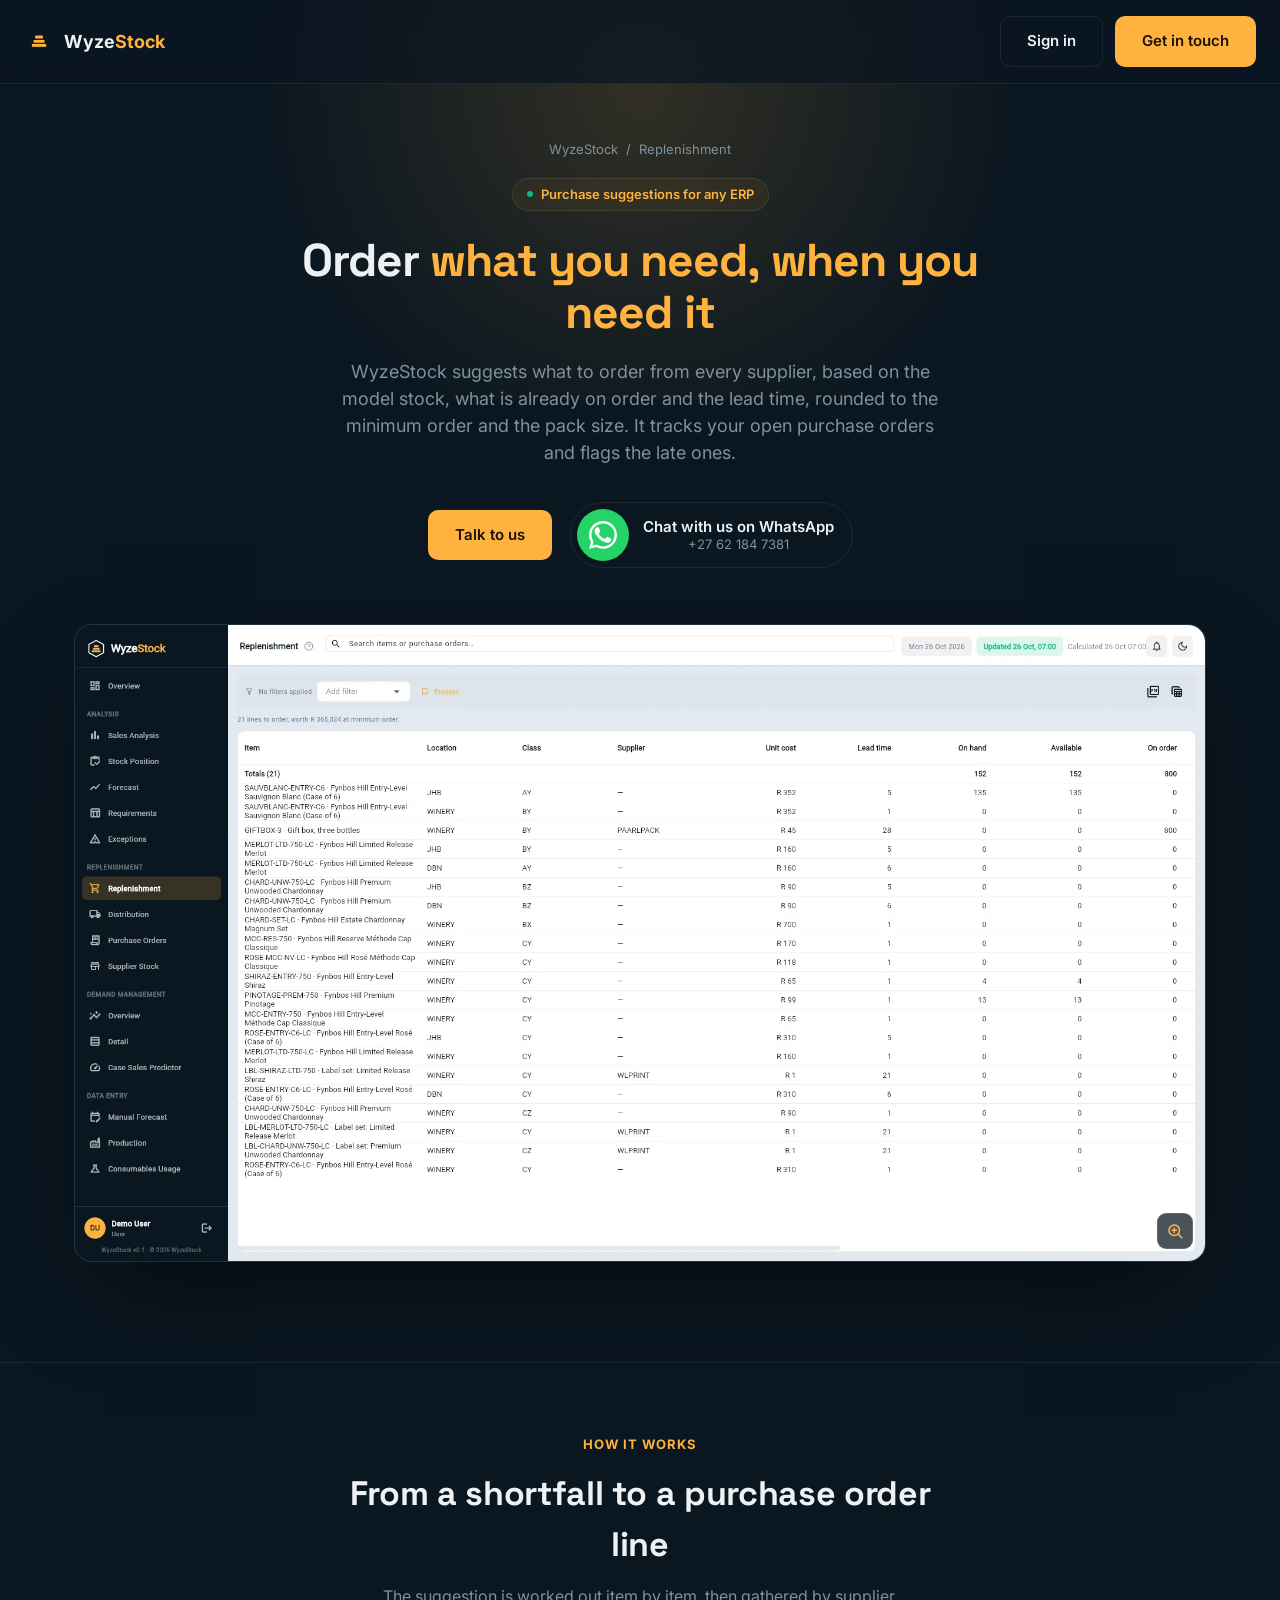
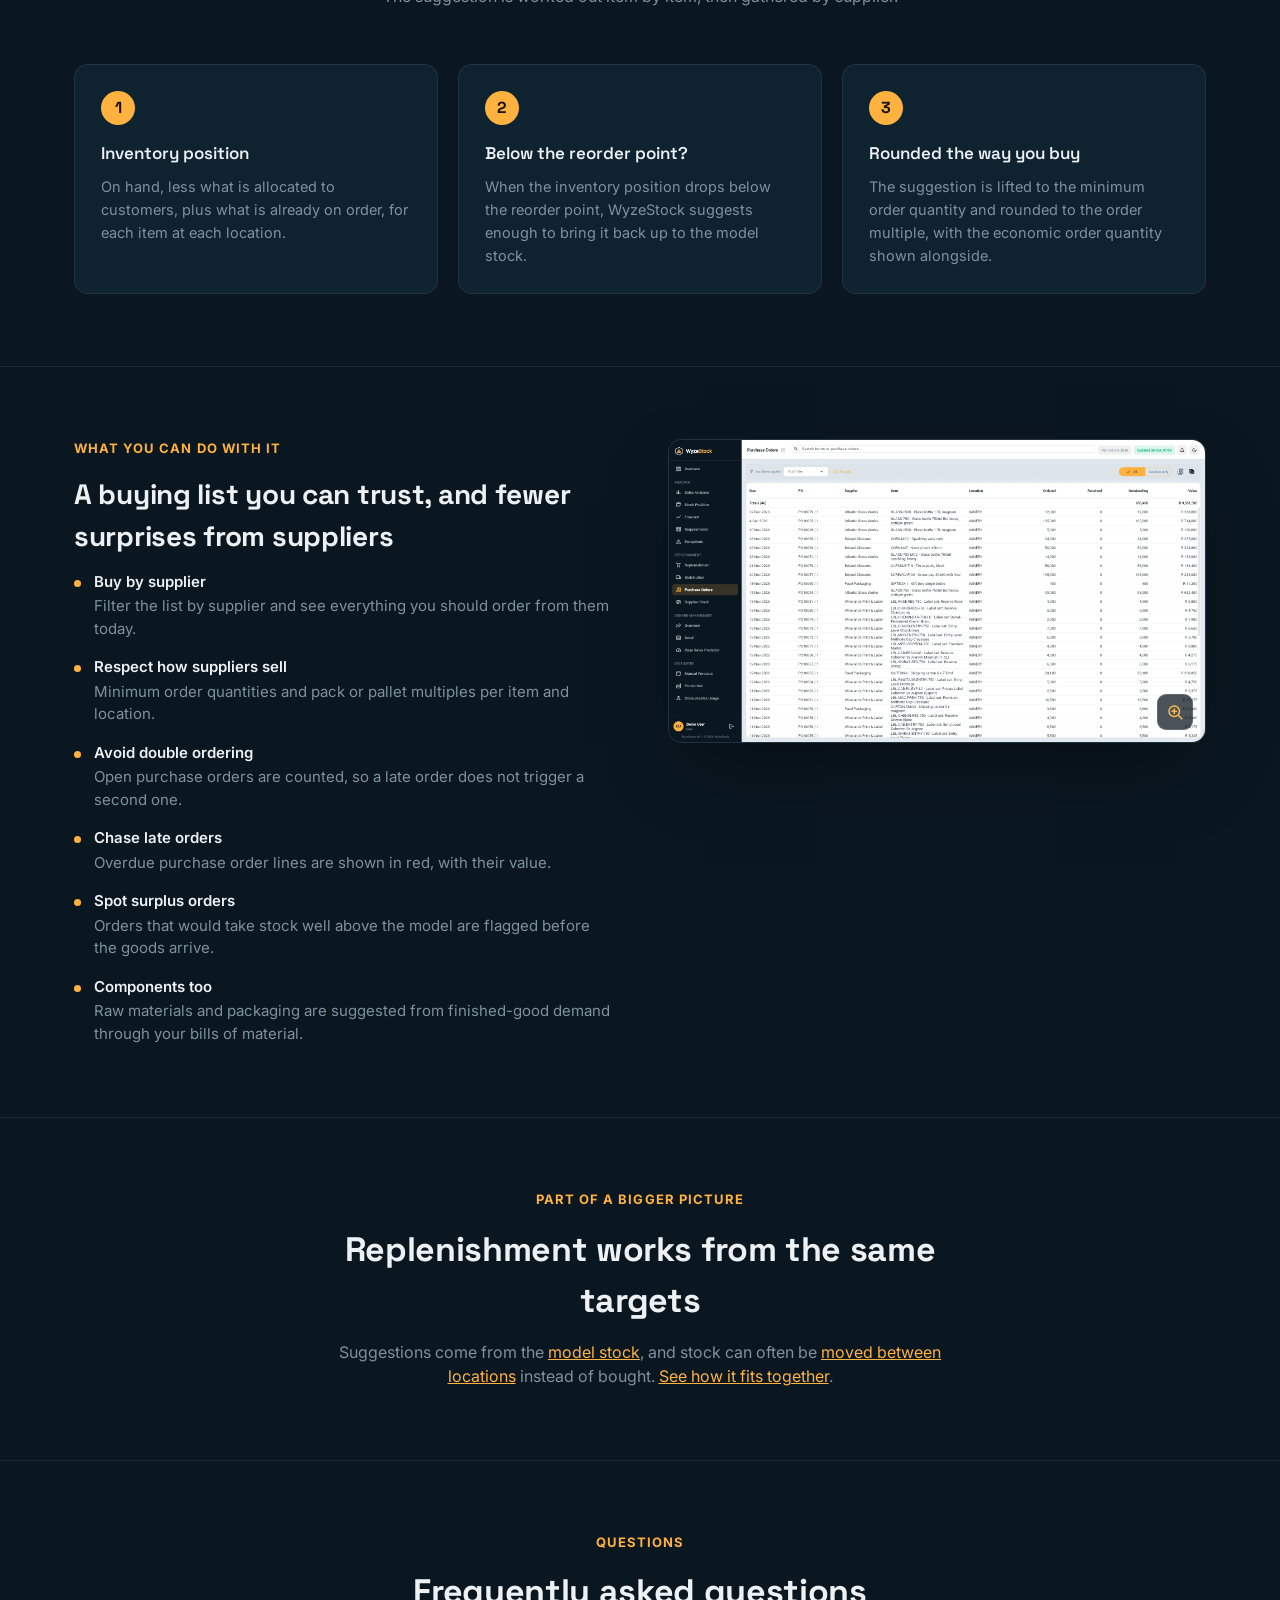
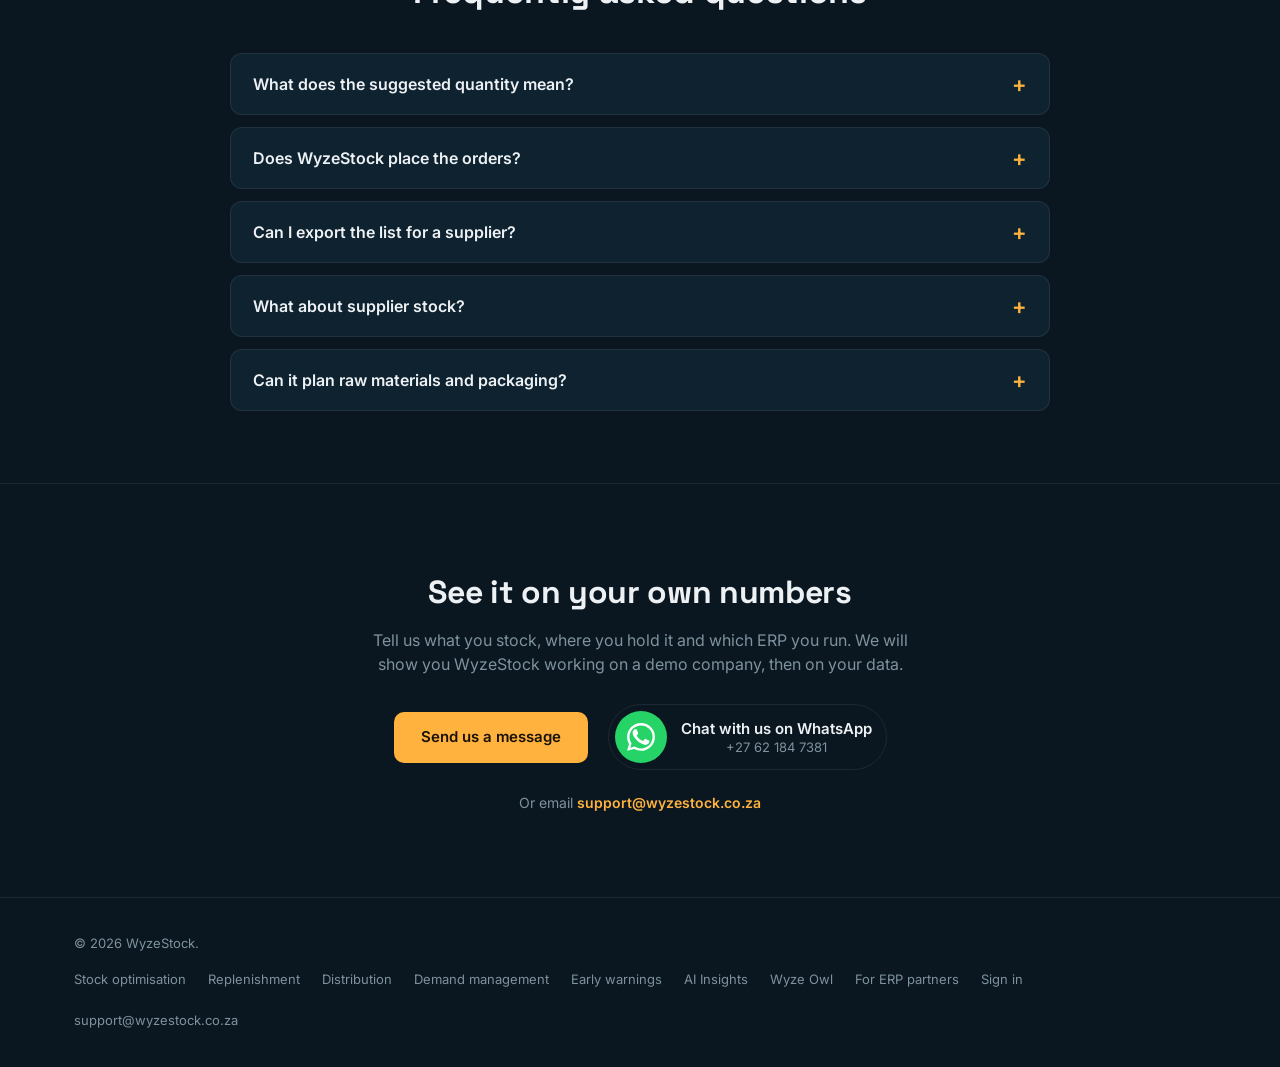
<file: replenishment/index.html>
<!DOCTYPE html>
<html lang="en">
<head>
<meta charset="UTF-8">
<meta name="viewport" content="width=device-width, initial-scale=1.0">
<title>Replenishment: Purchase Suggestions &amp; Open Orders | WyzeStock</title>
<meta name="description" content="Suggested orders per supplier from model stock, open orders and lead times, rounded to minimum order and pack size, with overdue purchase orders flagged.">
<link rel="canonical" href="https://wyzestock.com/replenishment/">

<!-- Favicon -->
<link rel="icon" type="image/png" href="/favicon.png">
<link rel="apple-touch-icon" href="/images/icon-192.png?v=0a163372">

<!-- Fonts -->
<link rel="preconnect" href="https://fonts.googleapis.com">
<link rel="preconnect" href="https://fonts.gstatic.com" crossorigin>
<link href="https://fonts.googleapis.com/css2?family=Inter:wght@400;500;600;700;800&family=Space+Grotesk:wght@500;600;700&display=swap" rel="stylesheet">

<!-- Open Graph -->
<meta property="og:type" content="website">
<meta property="og:site_name" content="WyzeStock">
<meta property="og:title" content="Replenishment: Purchase Suggestions &amp; Open Orders | WyzeStock">
<meta property="og:description" content="Suggested orders per supplier from model stock, open orders and lead times, rounded to minimum order and pack size, with overdue purchase orders flagged.">
<meta property="og:url" content="https://wyzestock.com/replenishment/">
<meta property="og:image" content="https://wyzestock.com/images/og.png?v=aa6d2505">
<meta property="og:image:width" content="1200">
<meta property="og:image:height" content="630">

<!-- Twitter Card -->
<meta name="twitter:card" content="summary_large_image">
<meta name="twitter:title" content="Replenishment: Purchase Suggestions &amp; Open Orders | WyzeStock">
<meta name="twitter:description" content="Suggested orders per supplier from model stock, open orders and lead times, rounded to minimum order and pack size, with overdue purchase orders flagged.">
<meta name="twitter:image" content="https://wyzestock.com/images/og.png?v=aa6d2505">

<meta name="theme-color" content="#0A1620">

<script type="application/ld+json">
{
  "@context": "https://schema.org",
  "@type": "BreadcrumbList",
  "itemListElement": [
    {
      "@type": "ListItem",
      "position": 1,
      "name": "WyzeStock",
      "item": "https://wyzestock.com/"
    },
    {
      "@type": "ListItem",
      "position": 2,
      "name": "Replenishment",
      "item": "https://wyzestock.com/replenishment/"
    }
  ]
}
</script>
<style>
  :root {
    --navy-deep: #0A1620;
    --navy-mid: #0E2230;
    --navy-surface: #132A38;
    --amber: #FFB23E;
    --amber-dark: #9C7022;
    --on-accent: #1A1206;
    --positive: #10B981;
    --negative: #EF4444;
    --caution: #F59E0B;
    --info: #3B82F6;
    --purple: #8B5CF6;
    --text: #EDF1F3;
    --text-2: #7E929E;
    --line: rgba(255,255,255,0.08);
    --radius: 14px;
  }

  * { box-sizing: border-box; margin: 0; padding: 0; }

  html { scroll-behavior: smooth; }

  body {
    background: var(--navy-deep);
    color: var(--text);
    font-family: 'Inter', -apple-system, BlinkMacSystemFont, sans-serif;
    line-height: 1.5;
    -webkit-font-smoothing: antialiased;
  }

  h1, h2, h3, .brand-word {
    font-family: 'Space Grotesk', 'Inter', sans-serif;
  }

  a { color: inherit; }

  img { max-width: 100%; display: block; }

  .wrap {
    max-width: 1180px;
    margin: 0 auto;
    padding: 0 24px;
  }

  .accent { color: var(--amber); }

  .btn {
    display: inline-flex;
    align-items: center;
    justify-content: center;
    gap: 8px;
    padding: 13px 26px;
    border-radius: 10px;
    font-weight: 600;
    font-size: 15px;
    text-decoration: none;
    border: 1px solid transparent;
    cursor: pointer;
    transition: transform 0.15s ease, opacity 0.15s ease;
  }
  .btn:hover { transform: translateY(-1px); }

  .btn-primary {
    background: var(--amber);
    color: var(--on-accent);
  }
  .btn-primary:hover { opacity: 0.92; }

  .btn-ghost {
    background: transparent;
    border-color: var(--line);
    color: var(--text);
  }
  .btn-ghost:hover { border-color: rgba(255,255,255,0.22); }

  /* NAV */
  nav {
    position: fixed;
    top: 0; left: 0; right: 0;
    z-index: 100;
    background: rgba(10, 22, 32, 0.72);
    backdrop-filter: blur(14px);
    -webkit-backdrop-filter: blur(14px);
    border-bottom: 1px solid var(--line);
  }
  .nav-inner {
    max-width: 1180px;
    margin: 0 auto;
    padding: 16px 24px;
    display: flex;
    align-items: center;
    justify-content: space-between;
  }
  .nav-brand {
    display: flex;
    align-items: center;
    gap: 10px;
    font-weight: 700;
    font-size: 18px;
    text-decoration: none;
  }
  .nav-brand img { width: 30px; height: 30px; border-radius: 7px; }
  .nav-links {
    display: flex;
    align-items: center;
    gap: 28px;
    font-size: 14px;
    font-weight: 500;
    color: var(--text-2);
  }
  .nav-links a { text-decoration: none; transition: color 0.15s; }
  .nav-links a:hover { color: var(--text); }
  .nav-cta { display: flex; align-items: center; gap: 12px; }
  @media (max-width: 760px) {
    .nav-links { display: none; }
  }

  /* HERO */
  .hero {
    position: relative;
    padding: 168px 0 100px;
    overflow: hidden;
  }
  .hero::before {
    content: "";
    position: absolute;
    top: -220px; left: 50%;
    transform: translateX(-50%);
    width: 900px; height: 620px;
    background: radial-gradient(circle, rgba(255,178,62,0.16) 0%, rgba(255,178,62,0) 70%);
    pointer-events: none;
  }
  .hero-inner {
    position: relative;
    text-align: center;
    max-width: 780px;
    margin: 0 auto;
  }
  .eyebrow {
    display: inline-flex;
    align-items: center;
    gap: 8px;
    padding: 6px 14px;
    border: 1px solid var(--line);
    border-radius: 999px;
    font-size: 13px;
    font-weight: 600;
    color: var(--amber);
    background: rgba(255,178,62,0.06);
    margin-bottom: 24px;
  }
  .eyebrow .dot {
    width: 6px; height: 6px; border-radius: 50%;
    background: var(--positive);
  }
  .hero h1 {
    font-size: 52px;
    line-height: 1.12;
    font-weight: 700;
    letter-spacing: -0.02em;
    margin-bottom: 20px;
  }
  .hero-sub {
    font-size: 18px;
    color: var(--text-2);
    max-width: 600px;
    margin: 0 auto 36px;
  }
  .hero-ctas {
    display: flex;
    gap: 14px;
    justify-content: center;
    flex-wrap: wrap;
    margin-bottom: 40px;
  }
  .status-strip {
    display: flex;
    gap: 28px;
    justify-content: center;
    flex-wrap: wrap;
    font-size: 13px;
    color: var(--text-2);
  }
  .status-strip span { display: inline-flex; align-items: center; gap: 7px; }
  .status-strip .sdot { width: 6px; height: 6px; border-radius: 50%; background: var(--positive); }

  @media (max-width: 640px) {
    .hero { padding: 128px 0 64px; }
    .hero h1 { font-size: 34px; }
    .hero-sub { font-size: 16px; }
  }

  /* PRODUCT SHOT */
  .product-shot {
    padding: 0 0 100px;
  }
  .shot-frame {
    border: 1px solid var(--line);
    border-radius: 18px;
    overflow: hidden;
    box-shadow: 0 40px 100px -30px rgba(0,0,0,0.6);
    background: var(--navy-mid);
  }
  .shot-frame img { width: 100%; }

  /* FEATURES */
  .features { padding: 40px 0 110px; }
  .section-head { text-align: center; max-width: 640px; margin: 0 auto 56px; }
  .section-label {
    font-size: 13px;
    font-weight: 700;
    letter-spacing: 0.08em;
    text-transform: uppercase;
    color: var(--amber);
    margin-bottom: 14px;
  }
  .section-head h2 {
    font-size: 34px;
    font-weight: 700;
    letter-spacing: -0.01em;
    margin-bottom: 14px;
  }
  .section-head p { color: var(--text-2); font-size: 16px; }

  .feature-grid {
    display: grid;
    grid-template-columns: repeat(3, 1fr);
    gap: 1px;
    background: var(--line);
    border: 1px solid var(--line);
    border-radius: var(--radius);
    overflow: hidden;
  }
  .feature-card {
    background: var(--navy-deep);
    padding: 32px 28px;
    transition: background 0.15s ease;
  }
  .feature-card:hover { background: var(--navy-mid); }
  .feature-icon {
    width: 40px; height: 40px;
    border-radius: 10px;
    background: rgba(255,178,62,0.12);
    display: flex; align-items: center; justify-content: center;
    margin-bottom: 18px;
    font-size: 18px;
  }
  .feature-card h3 { font-size: 16px; font-weight: 600; margin-bottom: 10px; }
  .feature-card p { font-size: 14px; color: var(--text-2); line-height: 1.6; }

  @media (max-width: 860px) {
    .feature-grid { grid-template-columns: 1fr; }
  }

  /* SHOWCASE */
  .showcase-section { padding: 70px 0; border-top: 1px solid var(--line); }
  .showcase-row {
    display: flex;
    align-items: center;
    gap: 64px;
  }
  .showcase-row.reverse { flex-direction: row-reverse; }
  .showcase-text { flex: 0 0 38%; }
  .showcase-text .section-label { margin-bottom: 12px; }
  .showcase-text h2 { font-size: 28px; font-weight: 700; margin-bottom: 16px; letter-spacing: -0.01em; }
  .showcase-text p { color: var(--text-2); font-size: 15.5px; margin-bottom: 22px; }
  .showcase-list { list-style: none; display: flex; flex-direction: column; gap: 10px; }
  .showcase-list li {
    font-size: 14.5px;
    color: var(--text);
    display: flex;
    align-items: flex-start;
    gap: 10px;
  }
  .showcase-list li::before {
    content: "";
    flex: 0 0 auto;
    width: 6px; height: 6px;
    border-radius: 50%;
    background: var(--amber);
    margin-top: 7px;
  }
  .showcase-image { flex: 1 1 62%; min-width: 0; }
  .showcase-image-stack { display: flex; flex-direction: column; gap: 20px; }
  .showcase-frame {
    border: 1px solid var(--line);
    border-radius: var(--radius);
    overflow: hidden;
    background: var(--navy-mid);
    box-shadow: 0 30px 80px -30px rgba(0,0,0,0.55);
  }
  .showcase-frame img { width: 100%; }
  .showcase-frame.narrow { max-width: 92%; }

  @media (max-width: 900px) {
    .showcase-row, .showcase-row.reverse { flex-direction: column; }
    .showcase-text, .showcase-image { flex: 1 1 100%; }
  }

  /* CONTACT */
  .contact { padding: 110px 0; border-top: 1px solid var(--line); }
  .contact-inner {
    max-width: 620px;
    margin: 0 auto;
    background: var(--navy-mid);
    border: 1px solid var(--line);
    border-radius: 20px;
    padding: 48px;
  }
  @media (max-width: 640px) {
    .contact-inner { padding: 32px 24px; }
  }
  .contact-form { display: flex; flex-direction: column; gap: 18px; margin-top: 32px; }
  .form-row { display: flex; flex-direction: column; gap: 8px; }
  .form-row label { font-size: 13px; font-weight: 600; color: var(--text-2); }
  .form-row input, .form-row textarea {
    background: var(--navy-deep);
    border: 1px solid var(--line);
    border-radius: 9px;
    padding: 12px 14px;
    color: var(--text);
    font-family: inherit;
    font-size: 15px;
    outline: none;
    transition: border-color 0.15s;
  }
  .form-row input:focus, .form-row textarea:focus { border-color: var(--amber); }
  .form-row textarea { resize: vertical; min-height: 110px; }
  .contact-honeypot {
    position: absolute;
    left: -9999px;
    width: 1px; height: 1px;
    opacity: 0;
    pointer-events: none;
  }
  .contact-submit { margin-top: 6px; }
  .contact-submit button { width: 100%; }
  .form-status { font-size: 14px; margin-top: 4px; min-height: 18px; }
  .form-status.success { color: var(--positive); }
  .form-status.error { color: var(--negative); }

  .contact-alt {
    margin-top: 24px;
    padding-top: 24px;
    border-top: 1px solid var(--line);
    font-size: 14px;
    color: var(--text-2);
  }
  .contact-alt a { color: var(--amber); text-decoration: none; font-weight: 600; }

  /* FOOTER */
  footer {
    border-top: 1px solid var(--line);
    padding: 36px 0;
  }
  .footer-inner {
    display: flex;
    align-items: center;
    justify-content: space-between;
    flex-wrap: wrap;
    gap: 16px;
    font-size: 13px;
    color: var(--text-2);
  }
  .footer-links { display: flex; gap: 22px; }
  .footer-links a { text-decoration: none; color: var(--text-2); }
  .footer-links a:hover { color: var(--text); }

  /* ---------- v2 additions ---------- */
  .eyebrow .deg { font-family: 'Space Grotesk', sans-serif; font-weight: 700; }

  img { height: auto; }
  .section-sub { color: var(--text-2); font-size: 16px; }

  /* 360 HUB */
  .hub { padding: 40px 0 110px; }
  .hub-svg-wrap { max-width: 1000px; margin: 0 auto; }
  .hub-svg { width: 100%; height: auto; display: block; }
  .hub-svg .spoke { stroke: rgba(255,178,62,0.35); stroke-width: 1.5; stroke-dasharray: 4 6; }
  .hub-svg .ring { fill: none; stroke: rgba(255,255,255,0.06); stroke-width: 1; }
  .hub-svg .node { fill: #0E2230; stroke: rgba(255,255,255,0.12); stroke-width: 1; }
  .hub-svg .node-title { fill: #EDF1F3; font-family: 'Space Grotesk', 'Inter', sans-serif; font-weight: 600; font-size: 18px; }
  .hub-svg .node-sub { fill: #8DA1AC; font-family: 'Inter', sans-serif; font-size: 13px; }
  .hub-svg .hub-core { fill: #FFB23E; }
  .hub-svg .hub-num { fill: #1A1206; font-family: 'Space Grotesk', sans-serif; font-weight: 700; font-size: 40px; }
  .hub-svg .hub-cap { fill: #1A1206; font-family: 'Inter', sans-serif; font-weight: 600; font-size: 13px; }
  .hub-svg .hub-halo { fill: rgba(255,178,62,0.10); }

  .hub-mobile { display: none; }
  .hub-mobile .hub-core-m {
    background: var(--amber); color: var(--on-accent);
    border-radius: var(--radius); padding: 18px 20px; margin-bottom: 14px; text-align: center;
  }
  .hub-core-m strong { font-family: 'Space Grotesk', sans-serif; font-size: 28px; display: block; line-height: 1.1; }
  .hub-core-m span { font-size: 13px; font-weight: 600; }
  .hub-mobile ul { list-style: none; display: grid; grid-template-columns: 1fr 1fr; gap: 10px; }
  .hub-mobile li {
    background: var(--navy-mid); border: 1px solid var(--line); border-radius: 12px; padding: 14px;
  }
  .hub-mobile li b { display: block; font-family: 'Space Grotesk', sans-serif; font-size: 15px; margin-bottom: 4px; }
  .hub-mobile li span { font-size: 12.5px; color: var(--text-2); }
  @media (max-width: 640px) {
    .hub-svg-wrap { display: none; }
    .hub-mobile { display: block; }
  }

  .hub-points {
    display: grid; grid-template-columns: repeat(3, 1fr); gap: 20px; margin-top: 56px;
  }
  .hub-point { border-top: 2px solid var(--amber); padding-top: 16px; }
  .hub-point h3 { font-size: 16px; font-weight: 600; margin-bottom: 8px; }
  .hub-point p { font-size: 14px; color: var(--text-2); line-height: 1.6; }
  @media (max-width: 860px) { .hub-points { grid-template-columns: 1fr; gap: 24px; } }

  /* Feature grid: 9 cards */
  .feature-icon.is-new { background: rgba(255,178,62,0.2); }
  .tag-new {
    display: inline-block; margin-left: 8px; padding: 2px 8px; border-radius: 999px;
    font-size: 10.5px; font-weight: 700; letter-spacing: 0.06em; text-transform: uppercase;
    color: var(--amber); background: rgba(255,178,62,0.12); vertical-align: middle;
  }

  /* Showcase variants */
  .showcase-section .showcase-text .kicker-note { font-size: 13.5px; color: var(--text-2); margin-top: 18px; }
  .showcase-frame.light-ring { border-color: rgba(255,255,255,0.14); }
  .showcase-frame figcaption {
    padding: 10px 14px; font-size: 12.5px; color: var(--text-2);
    border-top: 1px solid var(--line); background: var(--navy-mid);
  }
  .showcase-frame.wide-scroll { overflow-x: auto; }
  @media (max-width: 900px) { .showcase-frame.wide-scroll img { min-width: 760px; } }
  .showcase-row.top-align { align-items: flex-start; }

  .segment-legend { display: flex; flex-wrap: wrap; gap: 8px; margin: 4px 0 22px; }
  .segment-legend span {
    font-size: 12.5px; font-weight: 600; padding: 5px 11px; border-radius: 999px;
    border: 1px solid var(--line); color: var(--text);
    display: inline-flex; align-items: center; gap: 7px;
  }
  .segment-legend i { width: 8px; height: 8px; border-radius: 2px; display: inline-block; }

  /* Two-up cards */
  .twoup { display: grid; grid-template-columns: 1fr 1fr; gap: 28px; align-items: stretch; }
  .twoup-card {
    background: var(--navy-mid); border: 1px solid var(--line); border-radius: var(--radius);
    padding: 26px; display: flex; flex-direction: column; gap: 14px;
  }
  .twoup-card h2 { font-size: 24px; font-weight: 700; letter-spacing: -0.01em; }
  .twoup-card p { font-size: 15px; color: var(--text-2); }
  .twoup-card .showcase-frame { margin-top: 6px; background: var(--navy-deep); }
  .twoup-card .frame-center { display: flex; justify-content: center; }
  .twoup-card .frame-center .showcase-frame { max-width: 360px; }
  @media (max-width: 900px) { .twoup { grid-template-columns: 1fr; } }

  /* Details grid */
  .details { padding: 70px 0 110px; border-top: 1px solid var(--line); }
  .details .feature-grid { grid-template-columns: repeat(3, 1fr); }
  @media (max-width: 860px) { .details .feature-grid { grid-template-columns: 1fr; } }
  @media (max-width: 900px) {
    .showcase-row, .showcase-row.reverse { align-items: stretch; }
    .showcase-image { width: 100%; }
  }

  /* Nav tweaks for more links */
  .nav-links { gap: 22px; }
  .nav-inner { max-width: 1280px; gap: 24px; }
  .nav-links a, .nav-brand span, .nav-cta .btn { white-space: nowrap; }
  @media (max-width: 1320px) { .nav-links { display: none; } }
  @media (max-width: 640px) {
    .nav-cta .btn { white-space: nowrap; padding: 9px 14px; font-size: 14px; }
    .nav-inner { padding: 12px 16px; }
    .nav-brand { font-size: 16px; }
  }

  /* ---------- Lightbox ---------- */
  .has-zoom { position: relative; }
  .has-zoom img[data-zoom] { cursor: zoom-in; }
  .has-zoom::after {
    content: ""; position: absolute; right: 12px; bottom: 12px; width: 34px; height: 34px;
    border-radius: 9px; background: rgba(10,22,32,0.82) url("data:image/svg+xml,%3Csvg xmlns='http://www.w3.org/2000/svg' width='18' height='18' viewBox='0 0 24 24' fill='none' stroke='%23FFB23E' stroke-width='2' stroke-linecap='round' stroke-linejoin='round'%3E%3Ccircle cx='11' cy='11' r='7'/%3E%3Cpath d='M21 21l-4.3-4.3M11 8v6M8 11h6'/%3E%3C/svg%3E") center/18px no-repeat;
    border: 1px solid rgba(255,255,255,0.14); pointer-events: none; opacity: 0.9;
    transition: opacity .15s ease, transform .15s ease;
  }
  .has-zoom:hover::after { opacity: 1; transform: scale(1.06); }
  .has-zoom.wide-scroll::after { position: sticky; float: right; margin: -46px 12px 0 0; }
  img[data-zoom]:focus-visible { outline: 2px solid var(--amber); outline-offset: -2px; }

  .lb { position: fixed; inset: 0; z-index: 1000; display: none; flex-direction: column;
        background: rgba(5,12,18,0.94); -webkit-backdrop-filter: blur(6px); backdrop-filter: blur(6px); }
  .lb.open { display: flex; animation: lbfade .18s ease; }
  @keyframes lbfade { from { opacity: 0; } to { opacity: 1; } }
  @media (prefers-reduced-motion: reduce) { .lb.open { animation: none; } }
  .lb-bar { display: flex; align-items: center; justify-content: space-between; gap: 16px; padding: 14px 20px; color: var(--text-2); font-size: 13.5px; }
  .lb-count { font-variant-numeric: tabular-nums; color: var(--text); font-weight: 600; }
  .lb-btn { width: 44px; height: 44px; border-radius: 12px; border: 1px solid var(--line); background: rgba(255,255,255,0.05);
            color: var(--text); cursor: pointer; display: inline-flex; align-items: center; justify-content: center; transition: background .15s, border-color .15s; }
  .lb-btn:hover { background: rgba(255,255,255,0.12); border-color: rgba(255,255,255,0.25); }
  .lb-btn:focus-visible { outline: 2px solid var(--amber); outline-offset: 2px; }
  .lb-btn svg { width: 20px; height: 20px; stroke: currentColor; fill: none; stroke-width: 2; stroke-linecap: round; stroke-linejoin: round; }
  .lb-stage { flex: 1; min-height: 0; display: flex; align-items: center; position: relative; padding: 0 76px; }
  .lb-scroll { flex: 1; height: 100%; overflow: auto; display: flex; align-items: center; justify-content: center; -webkit-overflow-scrolling: touch; }
  .lb-scroll.actual { align-items: flex-start; justify-content: flex-start; }
  .lb-img { display: block; max-width: 100%; max-height: 100%; width: auto; height: auto; border-radius: 10px;
            box-shadow: 0 30px 90px -20px rgba(0,0,0,0.7); cursor: zoom-in; background: var(--navy-mid); margin: auto; }
  .lb-scroll.actual .lb-img { max-width: none; max-height: none; cursor: zoom-out; margin: 0; }
  .lb-nav { position: absolute; top: 50%; transform: translateY(-50%); }
  .lb-prev { left: 16px; } .lb-next { right: 16px; }
  .lb-cap { padding: 14px 24px 22px; text-align: center; font-size: 13.5px; color: var(--text-2); max-width: 900px; margin: 0 auto; }
  .lb-cap b { color: var(--text); font-weight: 600; }
  @media (max-width: 700px) {
    .lb-stage { padding: 0 8px; }
    .lb-nav { top: auto; bottom: 8px; transform: none; background: rgba(10,22,32,0.9); }
    .lb-prev { left: 12px; } .lb-next { right: 12px; }
    .lb-cap { padding-bottom: 66px; font-size: 12.5px; }
  }
  body.lb-lock { overflow: hidden; }

  /* WhatsApp */
  .wa-block { margin-top: 28px; display: flex; flex-direction: column; gap: 12px; }
  .btn-whatsapp { background: #25D366; color: #06210F; width: 100%; }
  .btn-whatsapp:hover { opacity: 0.92; }
  .btn-whatsapp svg { width: 20px; height: 20px; fill: currentColor; flex: 0 0 auto; }
  .wa-note { font-size: 13px; color: var(--text-2); text-align: center; }
  .form-or { display: flex; align-items: center; gap: 14px; margin-top: 26px; font-size: 12.5px; color: var(--text-2); text-transform: uppercase; letter-spacing: 0.08em; }
  .form-or::before, .form-or::after { content: ""; flex: 1; height: 1px; background: var(--line); }
  .btn:focus-visible { outline: 2px solid var(--amber); outline-offset: 2px; }

  .wa-block { align-items: flex-start; }
  .wa-logo-link { display: inline-flex; align-items: center; gap: 14px; text-decoration: none; color: var(--text);
                  padding: 6px 14px 6px 6px; border-radius: 999px; border: 1px solid var(--line); transition: border-color .15s, background .15s; }
  .wa-logo-link:hover { border-color: rgba(37,211,102,0.55); background: rgba(37,211,102,0.07); }
  .wa-logo-link:focus-visible { outline: 2px solid var(--amber); outline-offset: 3px; }
  .wa-logo { width: 52px; height: 52px; flex: 0 0 auto; display: block; }
  .wa-text { display: flex; flex-direction: column; line-height: 1.3; }
  .wa-text strong { font-size: 15px; font-weight: 600; }
  .wa-text span { font-size: 13px; color: var(--text-2); }
  .footer-links { flex-wrap: wrap; }
  .learn-more { display: inline-block; margin-top: 18px; color: var(--amber); font-weight: 600; font-size: 14.5px; text-decoration: none; }
  .learn-more:hover { text-decoration: underline; }

  /* ---------- landing pages ---------- */
  .hero.page-hero { padding: 140px 0 48px; }
  .page-hero .hero-inner { max-width: 820px; }
  .page-hero h1 { font-size: 46px; }
  @media (max-width: 640px) { .page-hero h1 { font-size: 31px; } .hero.page-hero { padding: 112px 0 36px; } }
  .crumbs { font-size: 13px; color: var(--text-2); margin-bottom: 18px; }
  .crumbs a { color: var(--text-2); text-decoration: none; }
  .crumbs a:hover { color: var(--text); }
  .hero-actions { display: flex; gap: 18px; justify-content: center; align-items: center; flex-wrap: wrap; margin-bottom: 8px; }
  .hero-actions .wa-logo-link { padding-right: 18px; }

  .lp-section { padding: 72px 0; border-top: 1px solid var(--line); }
  .steps { display: grid; grid-template-columns: repeat(3, 1fr); gap: 20px; }
  .step { background: var(--navy-mid); border: 1px solid var(--line); border-radius: var(--radius); padding: 26px; }
  .step-num { width: 34px; height: 34px; border-radius: 50%; background: var(--amber); color: var(--on-accent);
              font-family: 'Space Grotesk', sans-serif; font-weight: 700; display: flex; align-items: center; justify-content: center; margin-bottom: 16px; }
  .step h3 { font-size: 17px; font-weight: 600; margin-bottom: 8px; }
  .step p { font-size: 14.5px; color: var(--text-2); line-height: 1.6; }
  @media (max-width: 860px) { .steps { grid-template-columns: 1fr; } }

  .two-col { display: grid; grid-template-columns: 1fr 1fr; gap: 56px; align-items: start; }
  @media (max-width: 900px) { .two-col { grid-template-columns: 1fr; gap: 32px; } }
  .prose h2 { font-size: 28px; font-weight: 700; letter-spacing: -0.01em; margin-bottom: 14px; }
  .prose p { color: var(--text-2); font-size: 15.5px; margin-bottom: 16px; }
  .prose a { color: var(--amber); }
  .stack { display: flex; flex-direction: column; gap: 20px; }
  .two-col > * { min-width: 0; }
  .stack > .showcase-frame { max-width: 100%; }

  .chip-row { display: flex; flex-wrap: wrap; gap: 8px; margin: 6px 0 22px; }
  .chip { font-size: 13px; font-weight: 600; padding: 6px 12px; border-radius: 999px; border: 1px solid var(--line);
          display: inline-flex; align-items: center; gap: 8px; color: var(--text); background: rgba(255,255,255,0.03); }
  .chip i { width: 9px; height: 9px; border-radius: 2px; display: inline-block; }
  .chip.plain { font-weight: 500; color: var(--text-2); }

  .benefit-list { list-style: none; display: flex; flex-direction: column; gap: 16px; }
  .benefit-list li { padding-left: 20px; position: relative; font-size: 15px; color: var(--text-2); }
  .benefit-list li::before { content: ""; position: absolute; left: 0; top: 9px; width: 7px; height: 7px; border-radius: 50%; background: var(--amber); }
  .benefit-list li strong { color: var(--text); display: block; margin-bottom: 2px; font-weight: 600; }

  .faq { max-width: 820px; margin: 0 auto; display: flex; flex-direction: column; gap: 12px; }
  .faq details { background: var(--navy-mid); border: 1px solid var(--line); border-radius: 12px; padding: 0; }
  .faq summary { list-style: none; cursor: pointer; padding: 18px 22px; font-weight: 600; font-size: 16px; display: flex; justify-content: space-between; gap: 16px; align-items: center; }
  .faq summary::-webkit-details-marker { display: none; }
  .faq summary::after { content: "+"; color: var(--amber); font-size: 22px; line-height: 1; flex: 0 0 auto; }
  .faq details[open] summary::after { content: "\2212"; }
  .faq summary:focus-visible { outline: 2px solid var(--amber); outline-offset: 2px; border-radius: 12px; }
  .faq .ans { padding: 0 22px 20px; color: var(--text-2); font-size: 15px; line-height: 1.65; }

  .cta-band { text-align: center; padding: 84px 0; border-top: 1px solid var(--line); }
  .cta-band h2 { font-size: 32px; font-weight: 700; letter-spacing: -0.01em; margin-bottom: 12px; }
  .cta-band p { color: var(--text-2); max-width: 560px; margin: 0 auto 28px; font-size: 16px; }
  .cta-row { display: flex; gap: 20px; justify-content: center; align-items: center; flex-wrap: wrap; }
  .cta-mail { margin-top: 22px; font-size: 14px; color: var(--text-2); }
  .cta-mail a { color: var(--amber); font-weight: 600; text-decoration: none; }

  .footer-links { flex-wrap: wrap; }

  /* Intro video (home page) */
  .intro-video { padding: 72px 0 24px; }
  .video-frame { max-width: 960px; margin: 0 auto; border-radius: 14px; overflow: hidden; border: 1px solid var(--border, rgba(255,255,255,0.08)); box-shadow: 0 30px 80px rgba(0,0,0,0.45); background: #000; aspect-ratio: 16 / 9; position: relative; }
  .video-frame video { display: block; width: 100%; height: 100%; object-fit: contain; background: #000; }
  @media (max-width: 640px) { .intro-video { padding: 48px 0 8px; } .video-frame { border-radius: 10px; } }
  .sound-on { position: absolute; top: 14px; right: 14px; border: 0; cursor: pointer; border-radius: 999px; padding: 9px 16px;
    font: 600 14px Inter, sans-serif; background: var(--amber, #FFB23E); color: #1A1206; box-shadow: 0 4px 14px rgba(0,0,0,.35); }
  .sound-on[hidden] { display: none; }

  /* Wyze Owl chat example (an illustration built in HTML, not a screenshot) */
  .owl-mark { width: 22px; height: 22px; color: var(--text); flex: 0 0 auto; }
  .owl-chat { border: 1px solid var(--line); border-radius: var(--radius); background: var(--navy-mid); box-shadow: 0 30px 80px -30px rgba(0,0,0,0.55); overflow: hidden; }
  .owl-chat-head { display: flex; align-items: center; gap: 10px; padding: 14px 18px; border-bottom: 1px solid var(--line); font-weight: 700; }
  .owl-chat-head .owl-mark { width: 26px; height: 26px; }
  .owl-chat-head small { margin-left: auto; font-weight: 500; font-size: 12px; color: var(--text-2); }
  .owl-chat-body { padding: 18px; display: flex; flex-direction: column; gap: 12px; }
  .owl-msg { display: flex; gap: 8px; align-items: flex-start; }
  .owl-msg.me { justify-content: flex-end; }
  .owl-bubble { max-width: 86%; padding: 10px 14px; border-radius: 12px; font-size: 14px; line-height: 1.5; background: rgba(255,255,255,0.06); }
  .owl-msg.me .owl-bubble { background: rgba(255,178,62,0.16); }
  .owl-bubble ol { margin: 6px 0 0 18px; padding: 0; }
  .owl-msg .owl-mark { margin-top: 8px; width: 20px; height: 20px; }
  .owl-chat-foot { padding: 10px 18px 14px; border-top: 1px solid var(--line); font-size: 12px; color: var(--text-2); }
  .owl-note h3 { margin-bottom: 12px; }

  /* ---------- WyzeStock additions ---------- */
  .flow-svg { width: 100%; height: auto; display: block; }
  .stat-row { display: grid; grid-template-columns: repeat(3, 1fr); gap: 1px; background: var(--line); border: 1px solid var(--line);
               border-radius: var(--radius); overflow: hidden; margin-top: 8px; }
  .stat { background: var(--navy-mid); padding: 22px 20px; }
  .stat b { display: block; font-family: 'Space Grotesk', sans-serif; font-size: 26px; color: var(--amber); line-height: 1.1; margin-bottom: 6px; }
  .stat span { font-size: 13.5px; color: var(--text-2); }
  @media (max-width: 760px) { .stat-row { grid-template-columns: 1fr; } }
</style>
</head>
<body>

<nav>
  <div class="nav-inner">
    <a href="/" class="nav-brand">
      <img src="/images/icon-192.png?v=0a163372" alt="WyzeStock logo">
      <span>Wyze<span class="accent">Stock</span></span>
    </a>
    <div class="nav-links">
      <a href="/stock-optimisation/">Optimisation</a>
      <a href="/replenishment/">Replenishment</a>
      <a href="/distribution/">Distribution</a>
      <a href="/demand-management/">Demand</a>
      <a href="/early-warnings/">Warnings</a>
      <a href="/ai-insights/">AI Insights</a>
      <a href="/wyze-owl/">Wyze Owl</a>
      <a href="/partners/">Partners</a>
    </div>
    <div class="nav-cta">
      <a href="https://app.wyzestock.co.za" class="btn btn-ghost">Sign in</a>
      <a href="/#contact" class="btn btn-primary">Get in touch</a>
    </div>
  </div>
</nav>

<main id="top">

  <section class="hero page-hero">
    <div class="wrap hero-inner">
      <div class="crumbs"><a href="/">WyzeStock</a> &nbsp;/&nbsp; Replenishment</div>
      <div class="eyebrow"><span class="dot"></span> Purchase suggestions for any ERP</div>
      <h1>Order <span class="accent">what you need, when you need it</span></h1>
      <p class="hero-sub">WyzeStock suggests what to order from every supplier, based on the model stock, what is already on order and the lead time, rounded to the minimum order and the pack size. It tracks your open purchase orders and flags the late ones.</p>
      <div class="hero-actions">
        <a href="/#contact" class="btn btn-primary">Talk to us</a>
        <a class="wa-logo-link" href="https://wa.me/27621847381?text=Hi%2C%20I%27d%20like%20to%20find%20out%20more%20about%20WyzeStock." target="_blank" rel="noopener" aria-label="Chat with us on WhatsApp, +27 62 184 7381 (opens in a new tab)">
            <svg class="wa-logo" viewBox="0 0 24 24" aria-hidden="true"><circle cx="12" cy="12" r="12" fill="#25D366"/><g transform="translate(4.3 4.3) scale(0.64)"><path fill="#fff" d="M17.47 14.38c-.3-.15-1.76-.87-2.03-.97-.27-.1-.47-.15-.67.15-.2.3-.77.97-.94 1.17-.17.2-.35.22-.65.07-.3-.15-1.26-.46-2.4-1.48-.89-.79-1.49-1.77-1.66-2.07-.17-.3-.02-.46.13-.61.13-.13.3-.35.45-.52.15-.17.2-.3.3-.5.1-.2.05-.37-.02-.52-.07-.15-.67-1.62-.92-2.22-.24-.58-.49-.5-.67-.51h-.57c-.2 0-.52.07-.8.37-.27.3-1.04 1.02-1.04 2.48s1.07 2.88 1.22 3.08c.15.2 2.1 3.2 5.08 4.49.71.31 1.26.49 1.69.63.71.23 1.36.2 1.87.12.57-.08 1.76-.72 2.01-1.41.25-.69.25-1.29.17-1.41-.07-.12-.27-.2-.57-.35zM12.04 2C6.5 2 2 6.5 2 12.04c0 1.77.46 3.5 1.34 5.02L2 22l5.06-1.33a10 10 0 0 0 4.98 1.32h.01c5.54 0 10.04-4.5 10.04-10.04 0-2.68-1.04-5.2-2.94-7.1A9.96 9.96 0 0 0 12.04 2zm0 18.3h-.01a8.3 8.3 0 0 1-4.23-1.16l-.3-.18-3.12.82.83-3.04-.2-.31a8.27 8.27 0 0 1-1.27-4.39c0-4.58 3.73-8.3 8.31-8.3 2.22 0 4.3.87 5.87 2.43a8.25 8.25 0 0 1 2.43 5.87c0 4.58-3.73 8.3-8.31 8.3z"/></g></svg>
            <span class="wa-text"><strong>Chat with us on WhatsApp</strong><span>+27 62 184 7381</span></span>
          </a>
      </div>
    </div>
  </section>

  <section class="product-shot">
    <div class="wrap">
      <div class="shot-frame">
        <div><img src="/images/replenishment.webp?v=2cf29947" alt="WyzeStock Replenishment suggestions by supplier" loading="eager"></div>
      </div>
    </div>
  </section>

  <section class="lp-section">
    <div class="wrap">
      <div class="section-head">
        <div class="section-label">How it works</div>
        <h2>From a shortfall to a purchase order line</h2>
        <p>The suggestion is worked out item by item, then gathered by supplier.</p>
      </div>
      <div class="steps">
        <div class="step"><div class="step-num">1</div><h3>Inventory position</h3>
          <p>On hand, less what is allocated to customers, plus what is already on order, for each item at each location.</p></div>
        <div class="step"><div class="step-num">2</div><h3>Below the reorder point?</h3>
          <p>When the inventory position drops below the reorder point, WyzeStock suggests enough to bring it back up to the model stock.</p></div>
        <div class="step"><div class="step-num">3</div><h3>Rounded the way you buy</h3>
          <p>The suggestion is lifted to the minimum order quantity and rounded to the order multiple, with the economic order quantity shown alongside.</p></div>
      </div>
    </div>
  </section>

  <section class="lp-section">
    <div class="wrap">
      <div class="two-col">
        <div class="prose">
          <div class="section-label">What you can do with it</div>
          <h2>A buying list you can trust, and fewer surprises from suppliers</h2>
          <ul class="benefit-list">
            <li><strong>Buy by supplier</strong>Filter the list by supplier and see everything you should order from them today.</li>
            <li><strong>Respect how suppliers sell</strong>Minimum order quantities and pack or pallet multiples per item and location.</li>
            <li><strong>Avoid double ordering</strong>Open purchase orders are counted, so a late order does not trigger a second one.</li>
            <li><strong>Chase late orders</strong>Overdue purchase order lines are shown in red, with their value.</li>
            <li><strong>Spot surplus orders</strong>Orders that would take stock well above the model are flagged before the goods arrive.</li>
            <li><strong>Components too</strong>Raw materials and packaging are suggested from finished-good demand through your bills of material.</li>
          </ul>
        </div>
        <div class="stack">
          <div class="showcase-frame"><img src="/images/purchase-orders.webp?v=c024e986" alt="WyzeStock Purchase Orders with overdue lines" loading="lazy"></div>
        </div>
      </div>
    </div>
  </section>

  <section class="lp-section">
    <div class="wrap">
      <div class="section-head" style="margin-bottom:0;">
        <div class="section-label">Part of a bigger picture</div>
        <h2>Replenishment works from the same targets</h2>
        <p>Suggestions come from the <a href="/stock-optimisation/" style="color:var(--amber)">model stock</a>, and stock can often be <a href="/distribution/" style="color:var(--amber)">moved between locations</a> instead of bought. <a href="/#hub" style="color:var(--amber)">See how it fits together</a>.</p>
      </div>
    </div>
  </section>

  <section class="lp-section" id="faq">
    <div class="wrap">
      <div class="section-head" style="margin-bottom:36px;">
        <div class="section-label">Questions</div>
        <h2>Frequently asked questions</h2>
      </div>
      <div class="faq">
        <details><summary>What does the suggested quantity mean?</summary><div class="ans">It is the quantity that brings the item back up to its model stock, after counting stock on hand, allocations and open purchase orders, rounded to the minimum order and order multiple.</div></details>
        <details><summary>Does WyzeStock place the orders?</summary><div class="ans">No. WyzeStock suggests; you place the order in your ERP as usual. The next load picks it up as an open purchase order.</div></details>
        <details><summary>Can I export the list for a supplier?</summary><div class="ans">Yes. Filter by supplier and export to Excel or PDF; the filters you used are printed at the top.</div></details>
        <details><summary>What about supplier stock?</summary><div class="ans">Stock held for you at a supplier can be captured in WyzeStock and counted in the picture.</div></details>
        <details><summary>Can it plan raw materials and packaging?</summary><div class="ans">Yes. Component demand comes from finished-good demand through your recipes, at the production location.</div></details>
      </div>
    </div>
  </section>

  <section class="cta-band">
    <div class="wrap">
      <h2>See it on your own numbers</h2>
      <p>Tell us what you stock, where you hold it and which ERP you run. We will show you WyzeStock working on a demo company, then on your data.</p>
      <div class="cta-row">
        <a href="/#contact" class="btn btn-primary">Send us a message</a>
        <a class="wa-logo-link" href="https://wa.me/27621847381?text=Hi%2C%20I%27d%20like%20to%20find%20out%20more%20about%20WyzeStock." target="_blank" rel="noopener" aria-label="Chat with us on WhatsApp, +27 62 184 7381 (opens in a new tab)">
            <svg class="wa-logo" viewBox="0 0 24 24" aria-hidden="true"><circle cx="12" cy="12" r="12" fill="#25D366"/><g transform="translate(4.3 4.3) scale(0.64)"><path fill="#fff" d="M17.47 14.38c-.3-.15-1.76-.87-2.03-.97-.27-.1-.47-.15-.67.15-.2.3-.77.97-.94 1.17-.17.2-.35.22-.65.07-.3-.15-1.26-.46-2.4-1.48-.89-.79-1.49-1.77-1.66-2.07-.17-.3-.02-.46.13-.61.13-.13.3-.35.45-.52.15-.17.2-.3.3-.5.1-.2.05-.37-.02-.52-.07-.15-.67-1.62-.92-2.22-.24-.58-.49-.5-.67-.51h-.57c-.2 0-.52.07-.8.37-.27.3-1.04 1.02-1.04 2.48s1.07 2.88 1.22 3.08c.15.2 2.1 3.2 5.08 4.49.71.31 1.26.49 1.69.63.71.23 1.36.2 1.87.12.57-.08 1.76-.72 2.01-1.41.25-.69.25-1.29.17-1.41-.07-.12-.27-.2-.57-.35zM12.04 2C6.5 2 2 6.5 2 12.04c0 1.77.46 3.5 1.34 5.02L2 22l5.06-1.33a10 10 0 0 0 4.98 1.32h.01c5.54 0 10.04-4.5 10.04-10.04 0-2.68-1.04-5.2-2.94-7.1A9.96 9.96 0 0 0 12.04 2zm0 18.3h-.01a8.3 8.3 0 0 1-4.23-1.16l-.3-.18-3.12.82.83-3.04-.2-.31a8.27 8.27 0 0 1-1.27-4.39c0-4.58 3.73-8.3 8.31-8.3 2.22 0 4.3.87 5.87 2.43a8.25 8.25 0 0 1 2.43 5.87c0 4.58-3.73 8.3-8.31 8.3z"/></g></svg>
            <span class="wa-text"><strong>Chat with us on WhatsApp</strong><span>+27 62 184 7381</span></span>
          </a>
      </div>
      <div class="cta-mail">Or email <a href="mailto:support@wyzestock.co.za">support@wyzestock.co.za</a></div>
    </div>
  </section>

</main>

<footer>
  <div class="wrap footer-inner">
    <div>&copy; 2026 WyzeStock.</div>
    <div class="footer-links">
      <a href="/stock-optimisation/">Stock optimisation</a>
      <a href="/replenishment/">Replenishment</a>
      <a href="/distribution/">Distribution</a>
      <a href="/demand-management/">Demand management</a>
      <a href="/early-warnings/">Early warnings</a>
      <a href="/ai-insights/">AI Insights</a>
      <a href="/wyze-owl/">Wyze Owl</a>
      <a href="/partners/">For ERP partners</a>
      <a href="https://app.wyzestock.co.za">Sign in</a>
      <a href="mailto:support@wyzestock.co.za">support@wyzestock.co.za</a>
    </div>
  </div>
</footer>

<script>
  const form = document.getElementById('contact-form');
  if (form) {
  const statusEl = document.getElementById('form-status');
  const submitBtn = document.getElementById('contact-submit-btn');

  form.addEventListener('submit', async function (e) {
    e.preventDefault();

    const name = document.getElementById('name').value.trim();
    const email = document.getElementById('email').value.trim();
    const message = document.getElementById('message').value.trim();
    const website = document.getElementById('website').value; // honeypot

    submitBtn.disabled = true;
    submitBtn.textContent = 'Sending…';
    statusEl.textContent = '';
    statusEl.className = 'form-status';

    try {
      const res = await fetch('https://zaupomwvqpzmsrkoftlr.supabase.co/functions/v1/send-contact-email', {
        method: 'POST',
        headers: { 'Content-Type': 'application/json' },
        body: JSON.stringify({ name, email, message, website })
      });

      const data = await res.json();

      if (!res.ok || data.error) {
        throw new Error(data.error || 'Something went wrong');
      }

      statusEl.textContent = "Thanks, we've got your message and will be in touch soon.";
      statusEl.className = 'form-status success';
      form.reset();
    } catch (err) {
      statusEl.textContent = "Couldn't send that. Please try again, or email support@wyzestock.co.za directly.";
      statusEl.className = 'form-status error';
    } finally {
      submitBtn.disabled = false;
      submitBtn.textContent = 'Send message';
    }
  });
  }
</script>

<script>
(function () {
  var imgs = Array.prototype.slice.call(document.querySelectorAll('.shot-frame img, .showcase-frame img'))
    .filter(function (i) { return i.getAttribute('src').indexOf('shot-sync') === -1; });
  if (!imgs.length) return;

  imgs.forEach(function (img, idx) {
    img.setAttribute('data-zoom', idx);
    img.setAttribute('tabindex', '0');
    img.setAttribute('role', 'button');
    img.setAttribute('aria-label', 'Enlarge screenshot: ' + (img.alt || ''));
    var frame = img.closest('.shot-frame, .showcase-frame');
    if (frame) frame.classList.add('has-zoom');
    img.addEventListener('click', function () { openAt(idx, img); });
    img.addEventListener('keydown', function (e) {
      if (e.key === 'Enter' || e.key === ' ') { e.preventDefault(); openAt(idx, img); }
    });
  });

  var ICON = {
    close: '<svg viewBox="0 0 24 24" aria-hidden="true"><path d="M6 6l12 12M18 6L6 18"/></svg>',
    prev: '<svg viewBox="0 0 24 24" aria-hidden="true"><path d="M15 5l-7 7 7 7"/></svg>',
    next: '<svg viewBox="0 0 24 24" aria-hidden="true"><path d="M9 5l7 7-7 7"/></svg>'
  };
  var lb = document.createElement('div');
  lb.className = 'lb';
  lb.setAttribute('role', 'dialog');
  lb.setAttribute('aria-modal', 'true');
  lb.setAttribute('aria-label', 'Screenshot viewer');
  lb.innerHTML =
    '<div class="lb-bar"><span class="lb-count" aria-live="polite"></span>' +
    '<button type="button" class="lb-btn lb-close" aria-label="Close (Esc)">' + ICON.close + '</button></div>' +
    '<div class="lb-stage">' +
      '<button type="button" class="lb-btn lb-nav lb-prev" aria-label="Previous screenshot">' + ICON.prev + '</button>' +
      '<div class="lb-scroll"><img class="lb-img" alt=""></div>' +
      '<button type="button" class="lb-btn lb-nav lb-next" aria-label="Next screenshot">' + ICON.next + '</button>' +
    '</div>' +
    '<div class="lb-cap"></div>';
  document.body.appendChild(lb);

  var elCount = lb.querySelector('.lb-count'), elImg = lb.querySelector('.lb-img'),
      elScroll = lb.querySelector('.lb-scroll'), elCap = lb.querySelector('.lb-cap'),
      btnClose = lb.querySelector('.lb-close'), btnPrev = lb.querySelector('.lb-prev'),
      btnNext = lb.querySelector('.lb-next');
  var cur = 0, opener = null;

  function show(i) {
    cur = (i + imgs.length) % imgs.length;
    var src = imgs[cur];
    elScroll.classList.remove('actual');
    elScroll.scrollTo(0, 0);
    elImg.src = src.currentSrc || src.src;
    elImg.alt = src.alt;
    elCount.textContent = (cur + 1) + ' / ' + imgs.length;
    elCap.innerHTML = '<b>' + escapeHtml(src.alt) + '</b><br>Tap or click the image to switch between fit and full size. Use the arrows to move between screens.';
  }
  function escapeHtml(t) { return String(t).replace(/[&<>"]/g, function (c) { return {'&':'&amp;','<':'&lt;','>':'&gt;','"':'&quot;'}[c]; }); }
  function openAt(i, from) {
    opener = from || null;
    show(i);
    lb.classList.add('open');
    document.body.classList.add('lb-lock');
    btnClose.focus();
  }
  function close() {
    lb.classList.remove('open');
    document.body.classList.remove('lb-lock');
    if (opener) opener.focus();
  }

  btnClose.addEventListener('click', close);
  btnPrev.addEventListener('click', function () { show(cur - 1); });
  btnNext.addEventListener('click', function () { show(cur + 1); });
  elImg.addEventListener('click', function () { elScroll.classList.toggle('actual'); });
  lb.addEventListener('click', function (e) { if (e.target === lb || e.target === elScroll || e.target.classList.contains('lb-stage')) close(); });

  document.addEventListener('keydown', function (e) {
    if (!lb.classList.contains('open')) return;
    if (e.key === 'Escape') { close(); }
    else if (e.key === 'ArrowLeft') { e.preventDefault(); show(cur - 1); }
    else if (e.key === 'ArrowRight') { e.preventDefault(); show(cur + 1); }
    else if (e.key === 'Tab') {
      var f = [btnClose, btnPrev, btnNext], i = f.indexOf(document.activeElement);
      e.preventDefault();
      f[(i + (e.shiftKey ? -1 : 1) + f.length) % f.length].focus();
    }
  });

  // swipe on touch screens (only when fitted, so scrolling a full-size image still works)
  var sx = null, sy = null;
  lb.addEventListener('touchstart', function (e) { if (e.touches.length === 1) { sx = e.touches[0].clientX; sy = e.touches[0].clientY; } else { sx = null; } }, { passive: true });
  lb.addEventListener('touchend', function (e) {
    if (sx === null || elScroll.classList.contains('actual')) return;
    var dx = e.changedTouches[0].clientX - sx, dy = e.changedTouches[0].clientY - sy;
    if (Math.abs(dx) > 60 && Math.abs(dx) > Math.abs(dy) * 1.5) show(cur + (dx < 0 ? 1 : -1));
    sx = null;
  }, { passive: true });
})();
</script>
</body>
</html>
</file>
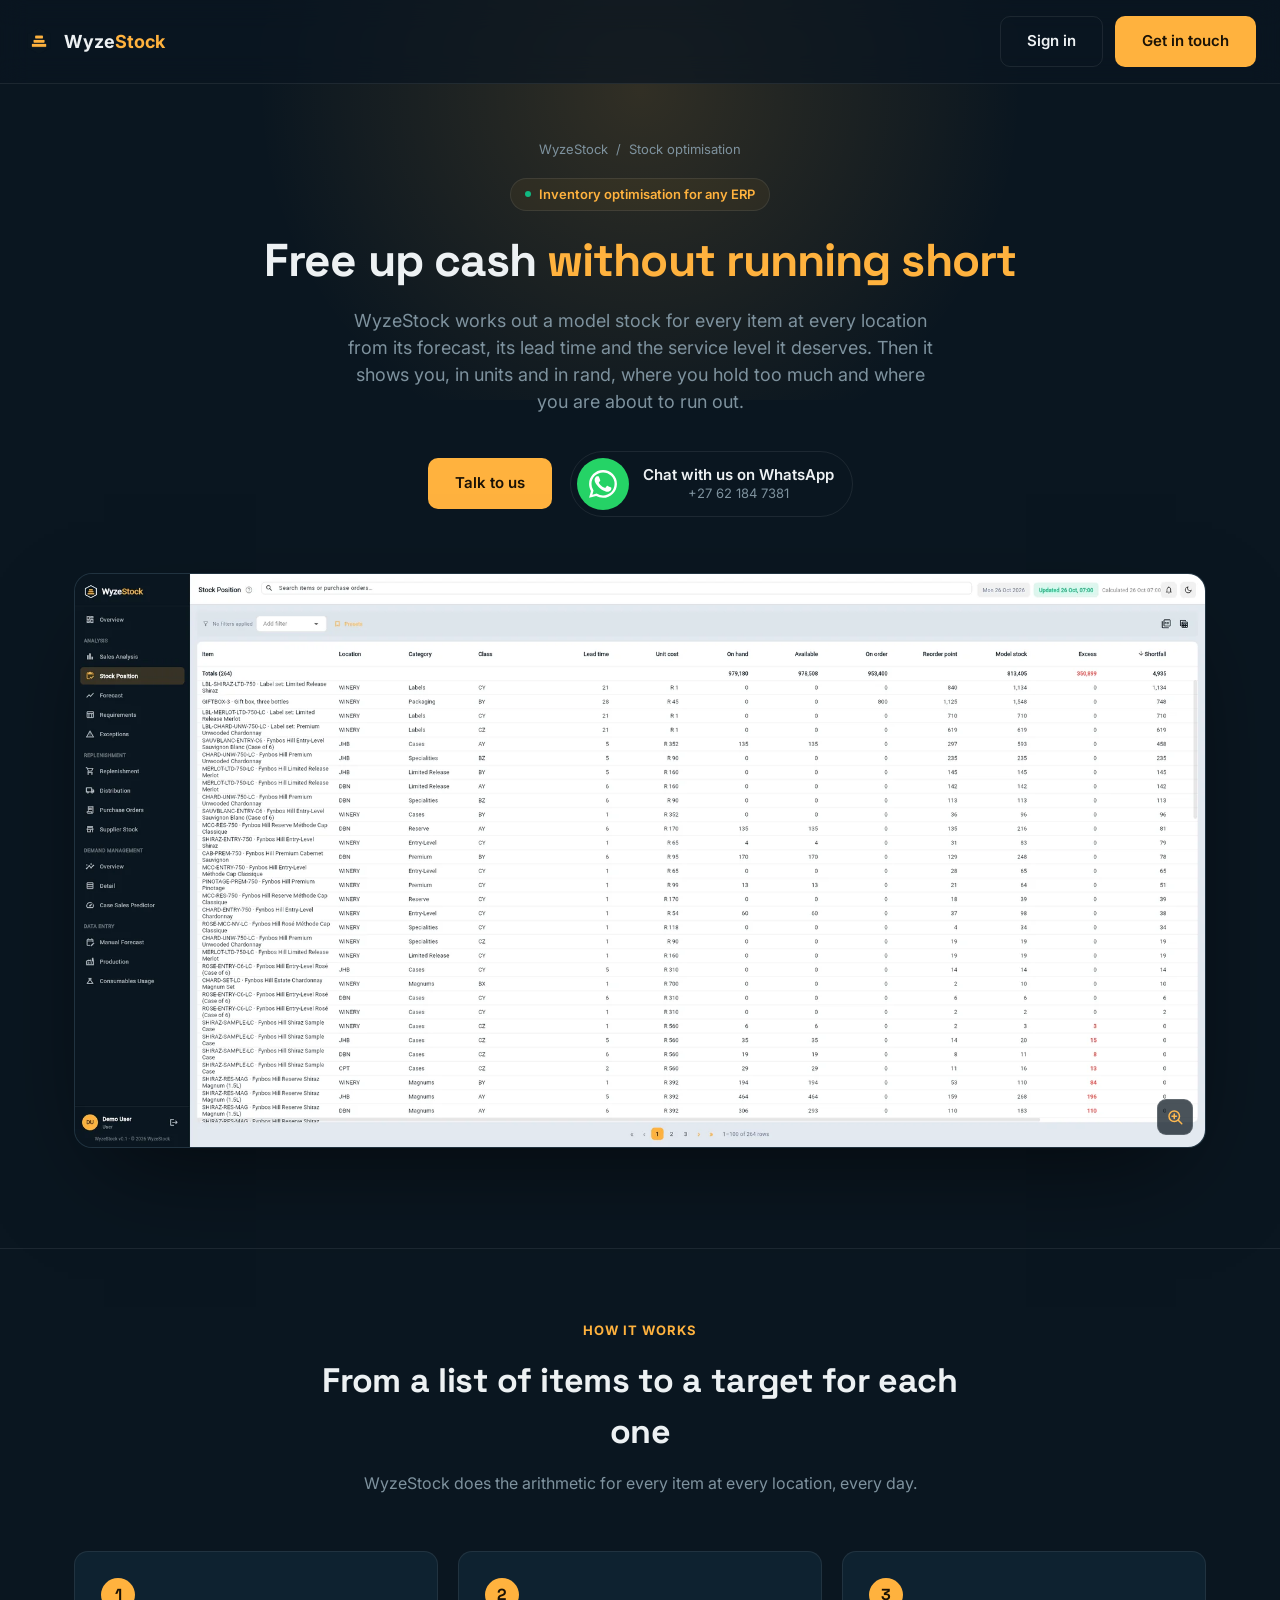
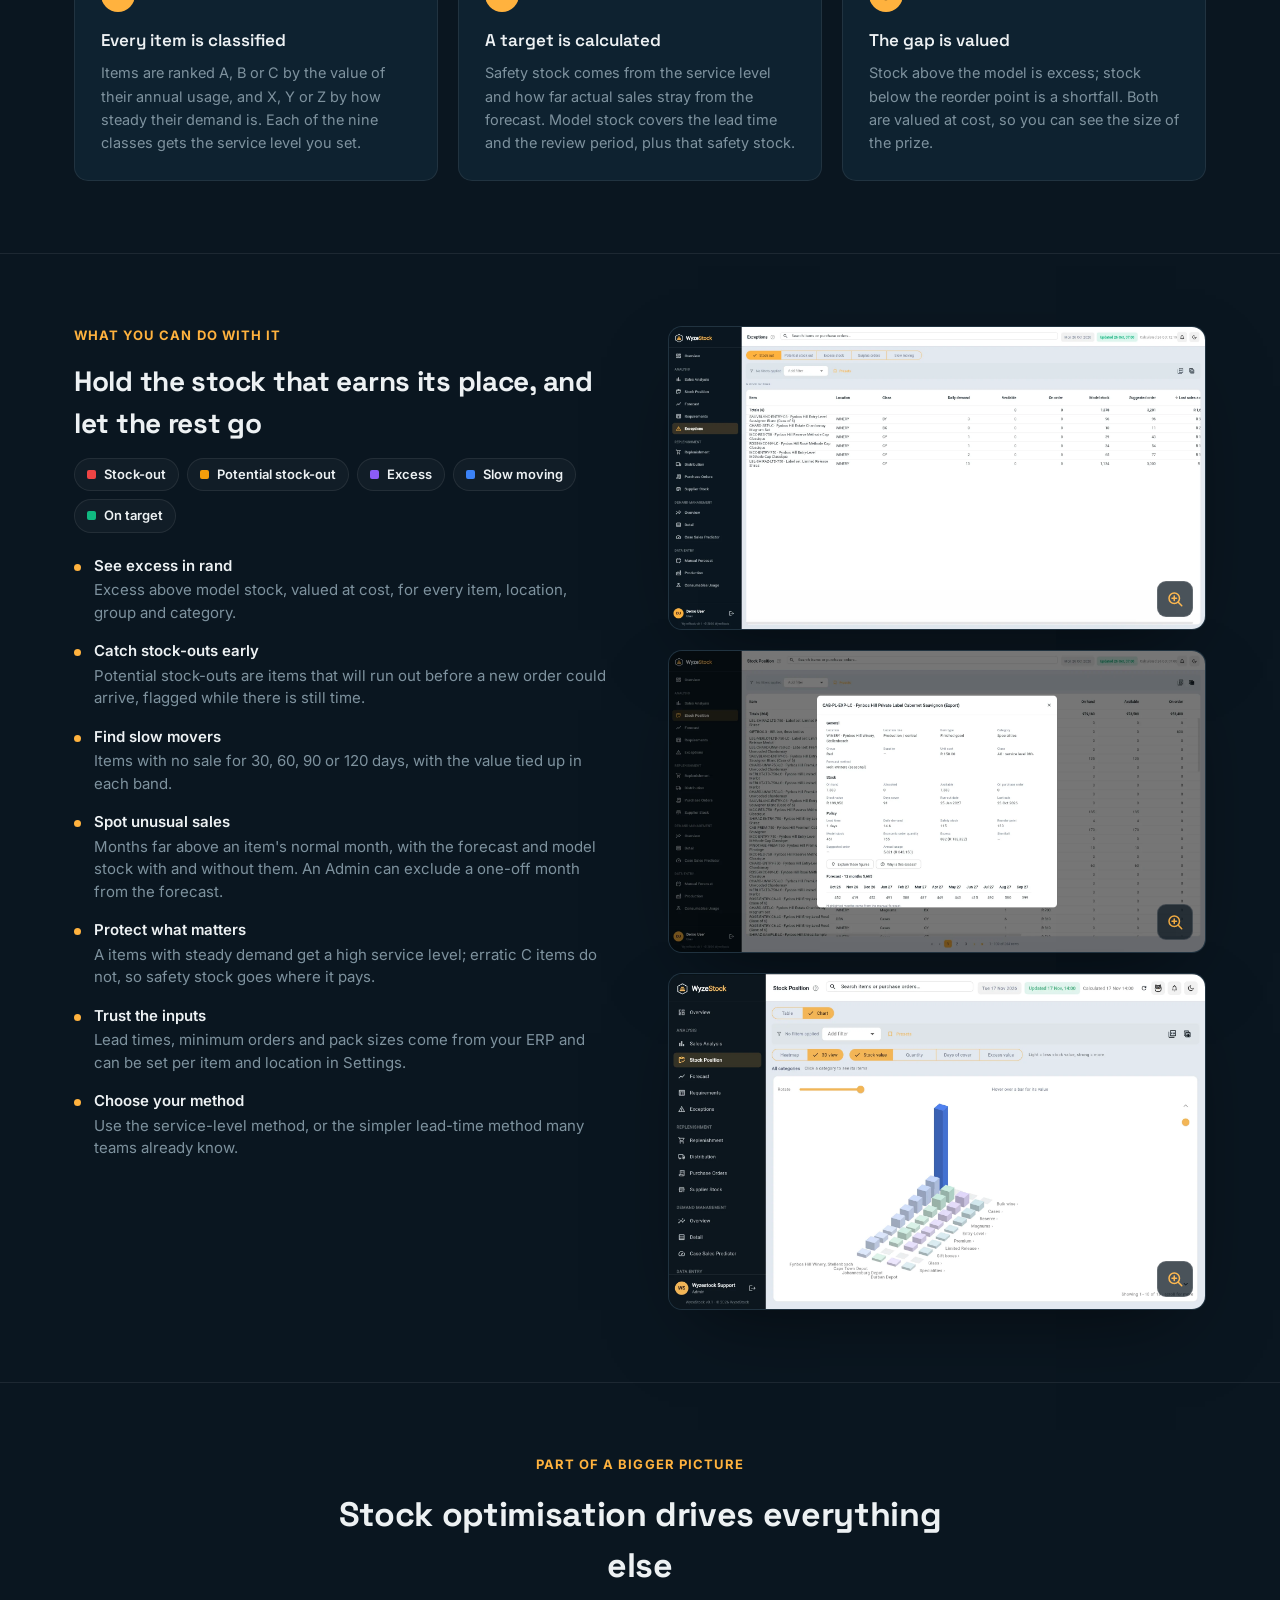
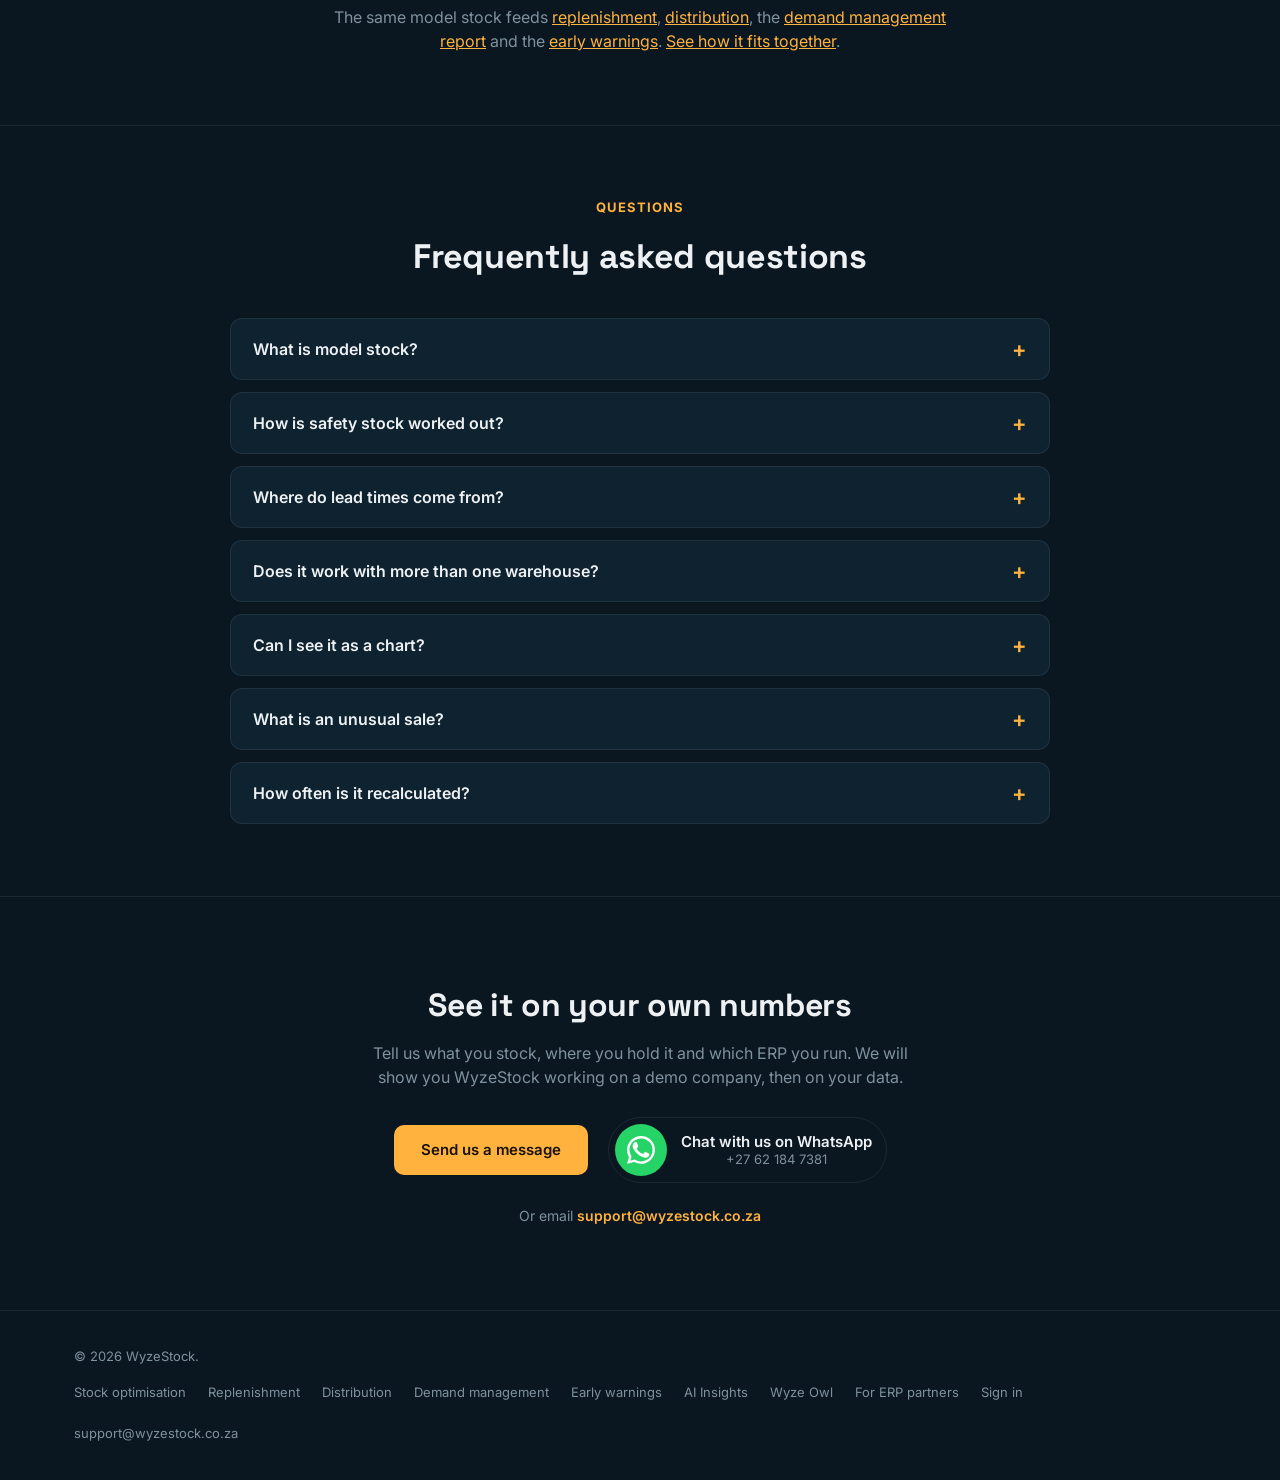
<file: stock-optimisation/index.html>
<!DOCTYPE html>
<html lang="en">
<head>
<meta charset="UTF-8">
<meta name="viewport" content="width=device-width, initial-scale=1.0">
<title>Stock Optimisation: Model Stock, Excess &amp; Stock-outs | WyzeStock</title>
<meta name="description" content="Model stock, safety stock and reorder points for every item at every location. See excess and shortfall in rand and catch stock-outs early.">
<link rel="canonical" href="https://wyzestock.com/stock-optimisation/">

<!-- Favicon -->
<link rel="icon" type="image/png" href="/favicon.png">
<link rel="apple-touch-icon" href="/images/icon-192.png?v=0a163372">

<!-- Fonts -->
<link rel="preconnect" href="https://fonts.googleapis.com">
<link rel="preconnect" href="https://fonts.gstatic.com" crossorigin>
<link href="https://fonts.googleapis.com/css2?family=Inter:wght@400;500;600;700;800&family=Space+Grotesk:wght@500;600;700&display=swap" rel="stylesheet">

<!-- Open Graph -->
<meta property="og:type" content="website">
<meta property="og:site_name" content="WyzeStock">
<meta property="og:title" content="Stock Optimisation: Model Stock, Excess &amp; Stock-outs | WyzeStock">
<meta property="og:description" content="Model stock, safety stock and reorder points for every item at every location. See excess and shortfall in rand and catch stock-outs early.">
<meta property="og:url" content="https://wyzestock.com/stock-optimisation/">
<meta property="og:image" content="https://wyzestock.com/images/og.png?v=aa6d2505">
<meta property="og:image:width" content="1200">
<meta property="og:image:height" content="630">

<!-- Twitter Card -->
<meta name="twitter:card" content="summary_large_image">
<meta name="twitter:title" content="Stock Optimisation: Model Stock, Excess &amp; Stock-outs | WyzeStock">
<meta name="twitter:description" content="Model stock, safety stock and reorder points for every item at every location. See excess and shortfall in rand and catch stock-outs early.">
<meta name="twitter:image" content="https://wyzestock.com/images/og.png?v=aa6d2505">

<meta name="theme-color" content="#0A1620">

<script type="application/ld+json">
{
  "@context": "https://schema.org",
  "@type": "BreadcrumbList",
  "itemListElement": [
    {
      "@type": "ListItem",
      "position": 1,
      "name": "WyzeStock",
      "item": "https://wyzestock.com/"
    },
    {
      "@type": "ListItem",
      "position": 2,
      "name": "Stock optimisation",
      "item": "https://wyzestock.com/stock-optimisation/"
    }
  ]
}
</script>
<style>
  :root {
    --navy-deep: #0A1620;
    --navy-mid: #0E2230;
    --navy-surface: #132A38;
    --amber: #FFB23E;
    --amber-dark: #9C7022;
    --on-accent: #1A1206;
    --positive: #10B981;
    --negative: #EF4444;
    --caution: #F59E0B;
    --info: #3B82F6;
    --purple: #8B5CF6;
    --text: #EDF1F3;
    --text-2: #7E929E;
    --line: rgba(255,255,255,0.08);
    --radius: 14px;
  }

  * { box-sizing: border-box; margin: 0; padding: 0; }

  html { scroll-behavior: smooth; }

  body {
    background: var(--navy-deep);
    color: var(--text);
    font-family: 'Inter', -apple-system, BlinkMacSystemFont, sans-serif;
    line-height: 1.5;
    -webkit-font-smoothing: antialiased;
  }

  h1, h2, h3, .brand-word {
    font-family: 'Space Grotesk', 'Inter', sans-serif;
  }

  a { color: inherit; }

  img { max-width: 100%; display: block; }

  .wrap {
    max-width: 1180px;
    margin: 0 auto;
    padding: 0 24px;
  }

  .accent { color: var(--amber); }

  .btn {
    display: inline-flex;
    align-items: center;
    justify-content: center;
    gap: 8px;
    padding: 13px 26px;
    border-radius: 10px;
    font-weight: 600;
    font-size: 15px;
    text-decoration: none;
    border: 1px solid transparent;
    cursor: pointer;
    transition: transform 0.15s ease, opacity 0.15s ease;
  }
  .btn:hover { transform: translateY(-1px); }

  .btn-primary {
    background: var(--amber);
    color: var(--on-accent);
  }
  .btn-primary:hover { opacity: 0.92; }

  .btn-ghost {
    background: transparent;
    border-color: var(--line);
    color: var(--text);
  }
  .btn-ghost:hover { border-color: rgba(255,255,255,0.22); }

  /* NAV */
  nav {
    position: fixed;
    top: 0; left: 0; right: 0;
    z-index: 100;
    background: rgba(10, 22, 32, 0.72);
    backdrop-filter: blur(14px);
    -webkit-backdrop-filter: blur(14px);
    border-bottom: 1px solid var(--line);
  }
  .nav-inner {
    max-width: 1180px;
    margin: 0 auto;
    padding: 16px 24px;
    display: flex;
    align-items: center;
    justify-content: space-between;
  }
  .nav-brand {
    display: flex;
    align-items: center;
    gap: 10px;
    font-weight: 700;
    font-size: 18px;
    text-decoration: none;
  }
  .nav-brand img { width: 30px; height: 30px; border-radius: 7px; }
  .nav-links {
    display: flex;
    align-items: center;
    gap: 28px;
    font-size: 14px;
    font-weight: 500;
    color: var(--text-2);
  }
  .nav-links a { text-decoration: none; transition: color 0.15s; }
  .nav-links a:hover { color: var(--text); }
  .nav-cta { display: flex; align-items: center; gap: 12px; }
  @media (max-width: 760px) {
    .nav-links { display: none; }
  }

  /* HERO */
  .hero {
    position: relative;
    padding: 168px 0 100px;
    overflow: hidden;
  }
  .hero::before {
    content: "";
    position: absolute;
    top: -220px; left: 50%;
    transform: translateX(-50%);
    width: 900px; height: 620px;
    background: radial-gradient(circle, rgba(255,178,62,0.16) 0%, rgba(255,178,62,0) 70%);
    pointer-events: none;
  }
  .hero-inner {
    position: relative;
    text-align: center;
    max-width: 780px;
    margin: 0 auto;
  }
  .eyebrow {
    display: inline-flex;
    align-items: center;
    gap: 8px;
    padding: 6px 14px;
    border: 1px solid var(--line);
    border-radius: 999px;
    font-size: 13px;
    font-weight: 600;
    color: var(--amber);
    background: rgba(255,178,62,0.06);
    margin-bottom: 24px;
  }
  .eyebrow .dot {
    width: 6px; height: 6px; border-radius: 50%;
    background: var(--positive);
  }
  .hero h1 {
    font-size: 52px;
    line-height: 1.12;
    font-weight: 700;
    letter-spacing: -0.02em;
    margin-bottom: 20px;
  }
  .hero-sub {
    font-size: 18px;
    color: var(--text-2);
    max-width: 600px;
    margin: 0 auto 36px;
  }
  .hero-ctas {
    display: flex;
    gap: 14px;
    justify-content: center;
    flex-wrap: wrap;
    margin-bottom: 40px;
  }
  .status-strip {
    display: flex;
    gap: 28px;
    justify-content: center;
    flex-wrap: wrap;
    font-size: 13px;
    color: var(--text-2);
  }
  .status-strip span { display: inline-flex; align-items: center; gap: 7px; }
  .status-strip .sdot { width: 6px; height: 6px; border-radius: 50%; background: var(--positive); }

  @media (max-width: 640px) {
    .hero { padding: 128px 0 64px; }
    .hero h1 { font-size: 34px; }
    .hero-sub { font-size: 16px; }
  }

  /* PRODUCT SHOT */
  .product-shot {
    padding: 0 0 100px;
  }
  .shot-frame {
    border: 1px solid var(--line);
    border-radius: 18px;
    overflow: hidden;
    box-shadow: 0 40px 100px -30px rgba(0,0,0,0.6);
    background: var(--navy-mid);
  }
  .shot-frame img { width: 100%; }

  /* FEATURES */
  .features { padding: 40px 0 110px; }
  .section-head { text-align: center; max-width: 640px; margin: 0 auto 56px; }
  .section-label {
    font-size: 13px;
    font-weight: 700;
    letter-spacing: 0.08em;
    text-transform: uppercase;
    color: var(--amber);
    margin-bottom: 14px;
  }
  .section-head h2 {
    font-size: 34px;
    font-weight: 700;
    letter-spacing: -0.01em;
    margin-bottom: 14px;
  }
  .section-head p { color: var(--text-2); font-size: 16px; }

  .feature-grid {
    display: grid;
    grid-template-columns: repeat(3, 1fr);
    gap: 1px;
    background: var(--line);
    border: 1px solid var(--line);
    border-radius: var(--radius);
    overflow: hidden;
  }
  .feature-card {
    background: var(--navy-deep);
    padding: 32px 28px;
    transition: background 0.15s ease;
  }
  .feature-card:hover { background: var(--navy-mid); }
  .feature-icon {
    width: 40px; height: 40px;
    border-radius: 10px;
    background: rgba(255,178,62,0.12);
    display: flex; align-items: center; justify-content: center;
    margin-bottom: 18px;
    font-size: 18px;
  }
  .feature-card h3 { font-size: 16px; font-weight: 600; margin-bottom: 10px; }
  .feature-card p { font-size: 14px; color: var(--text-2); line-height: 1.6; }

  @media (max-width: 860px) {
    .feature-grid { grid-template-columns: 1fr; }
  }

  /* SHOWCASE */
  .showcase-section { padding: 70px 0; border-top: 1px solid var(--line); }
  .showcase-row {
    display: flex;
    align-items: center;
    gap: 64px;
  }
  .showcase-row.reverse { flex-direction: row-reverse; }
  .showcase-text { flex: 0 0 38%; }
  .showcase-text .section-label { margin-bottom: 12px; }
  .showcase-text h2 { font-size: 28px; font-weight: 700; margin-bottom: 16px; letter-spacing: -0.01em; }
  .showcase-text p { color: var(--text-2); font-size: 15.5px; margin-bottom: 22px; }
  .showcase-list { list-style: none; display: flex; flex-direction: column; gap: 10px; }
  .showcase-list li {
    font-size: 14.5px;
    color: var(--text);
    display: flex;
    align-items: flex-start;
    gap: 10px;
  }
  .showcase-list li::before {
    content: "";
    flex: 0 0 auto;
    width: 6px; height: 6px;
    border-radius: 50%;
    background: var(--amber);
    margin-top: 7px;
  }
  .showcase-image { flex: 1 1 62%; min-width: 0; }
  .showcase-image-stack { display: flex; flex-direction: column; gap: 20px; }
  .showcase-frame {
    border: 1px solid var(--line);
    border-radius: var(--radius);
    overflow: hidden;
    background: var(--navy-mid);
    box-shadow: 0 30px 80px -30px rgba(0,0,0,0.55);
  }
  .showcase-frame img { width: 100%; }
  .showcase-frame.narrow { max-width: 92%; }

  @media (max-width: 900px) {
    .showcase-row, .showcase-row.reverse { flex-direction: column; }
    .showcase-text, .showcase-image { flex: 1 1 100%; }
  }

  /* CONTACT */
  .contact { padding: 110px 0; border-top: 1px solid var(--line); }
  .contact-inner {
    max-width: 620px;
    margin: 0 auto;
    background: var(--navy-mid);
    border: 1px solid var(--line);
    border-radius: 20px;
    padding: 48px;
  }
  @media (max-width: 640px) {
    .contact-inner { padding: 32px 24px; }
  }
  .contact-form { display: flex; flex-direction: column; gap: 18px; margin-top: 32px; }
  .form-row { display: flex; flex-direction: column; gap: 8px; }
  .form-row label { font-size: 13px; font-weight: 600; color: var(--text-2); }
  .form-row input, .form-row textarea {
    background: var(--navy-deep);
    border: 1px solid var(--line);
    border-radius: 9px;
    padding: 12px 14px;
    color: var(--text);
    font-family: inherit;
    font-size: 15px;
    outline: none;
    transition: border-color 0.15s;
  }
  .form-row input:focus, .form-row textarea:focus { border-color: var(--amber); }
  .form-row textarea { resize: vertical; min-height: 110px; }
  .contact-honeypot {
    position: absolute;
    left: -9999px;
    width: 1px; height: 1px;
    opacity: 0;
    pointer-events: none;
  }
  .contact-submit { margin-top: 6px; }
  .contact-submit button { width: 100%; }
  .form-status { font-size: 14px; margin-top: 4px; min-height: 18px; }
  .form-status.success { color: var(--positive); }
  .form-status.error { color: var(--negative); }

  .contact-alt {
    margin-top: 24px;
    padding-top: 24px;
    border-top: 1px solid var(--line);
    font-size: 14px;
    color: var(--text-2);
  }
  .contact-alt a { color: var(--amber); text-decoration: none; font-weight: 600; }

  /* FOOTER */
  footer {
    border-top: 1px solid var(--line);
    padding: 36px 0;
  }
  .footer-inner {
    display: flex;
    align-items: center;
    justify-content: space-between;
    flex-wrap: wrap;
    gap: 16px;
    font-size: 13px;
    color: var(--text-2);
  }
  .footer-links { display: flex; gap: 22px; }
  .footer-links a { text-decoration: none; color: var(--text-2); }
  .footer-links a:hover { color: var(--text); }

  /* ---------- v2 additions ---------- */
  .eyebrow .deg { font-family: 'Space Grotesk', sans-serif; font-weight: 700; }

  img { height: auto; }
  .section-sub { color: var(--text-2); font-size: 16px; }

  /* 360 HUB */
  .hub { padding: 40px 0 110px; }
  .hub-svg-wrap { max-width: 1000px; margin: 0 auto; }
  .hub-svg { width: 100%; height: auto; display: block; }
  .hub-svg .spoke { stroke: rgba(255,178,62,0.35); stroke-width: 1.5; stroke-dasharray: 4 6; }
  .hub-svg .ring { fill: none; stroke: rgba(255,255,255,0.06); stroke-width: 1; }
  .hub-svg .node { fill: #0E2230; stroke: rgba(255,255,255,0.12); stroke-width: 1; }
  .hub-svg .node-title { fill: #EDF1F3; font-family: 'Space Grotesk', 'Inter', sans-serif; font-weight: 600; font-size: 18px; }
  .hub-svg .node-sub { fill: #8DA1AC; font-family: 'Inter', sans-serif; font-size: 13px; }
  .hub-svg .hub-core { fill: #FFB23E; }
  .hub-svg .hub-num { fill: #1A1206; font-family: 'Space Grotesk', sans-serif; font-weight: 700; font-size: 40px; }
  .hub-svg .hub-cap { fill: #1A1206; font-family: 'Inter', sans-serif; font-weight: 600; font-size: 13px; }
  .hub-svg .hub-halo { fill: rgba(255,178,62,0.10); }

  .hub-mobile { display: none; }
  .hub-mobile .hub-core-m {
    background: var(--amber); color: var(--on-accent);
    border-radius: var(--radius); padding: 18px 20px; margin-bottom: 14px; text-align: center;
  }
  .hub-core-m strong { font-family: 'Space Grotesk', sans-serif; font-size: 28px; display: block; line-height: 1.1; }
  .hub-core-m span { font-size: 13px; font-weight: 600; }
  .hub-mobile ul { list-style: none; display: grid; grid-template-columns: 1fr 1fr; gap: 10px; }
  .hub-mobile li {
    background: var(--navy-mid); border: 1px solid var(--line); border-radius: 12px; padding: 14px;
  }
  .hub-mobile li b { display: block; font-family: 'Space Grotesk', sans-serif; font-size: 15px; margin-bottom: 4px; }
  .hub-mobile li span { font-size: 12.5px; color: var(--text-2); }
  @media (max-width: 640px) {
    .hub-svg-wrap { display: none; }
    .hub-mobile { display: block; }
  }

  .hub-points {
    display: grid; grid-template-columns: repeat(3, 1fr); gap: 20px; margin-top: 56px;
  }
  .hub-point { border-top: 2px solid var(--amber); padding-top: 16px; }
  .hub-point h3 { font-size: 16px; font-weight: 600; margin-bottom: 8px; }
  .hub-point p { font-size: 14px; color: var(--text-2); line-height: 1.6; }
  @media (max-width: 860px) { .hub-points { grid-template-columns: 1fr; gap: 24px; } }

  /* Feature grid: 9 cards */
  .feature-icon.is-new { background: rgba(255,178,62,0.2); }
  .tag-new {
    display: inline-block; margin-left: 8px; padding: 2px 8px; border-radius: 999px;
    font-size: 10.5px; font-weight: 700; letter-spacing: 0.06em; text-transform: uppercase;
    color: var(--amber); background: rgba(255,178,62,0.12); vertical-align: middle;
  }

  /* Showcase variants */
  .showcase-section .showcase-text .kicker-note { font-size: 13.5px; color: var(--text-2); margin-top: 18px; }
  .showcase-frame.light-ring { border-color: rgba(255,255,255,0.14); }
  .showcase-frame figcaption {
    padding: 10px 14px; font-size: 12.5px; color: var(--text-2);
    border-top: 1px solid var(--line); background: var(--navy-mid);
  }
  .showcase-frame.wide-scroll { overflow-x: auto; }
  @media (max-width: 900px) { .showcase-frame.wide-scroll img { min-width: 760px; } }
  .showcase-row.top-align { align-items: flex-start; }

  .segment-legend { display: flex; flex-wrap: wrap; gap: 8px; margin: 4px 0 22px; }
  .segment-legend span {
    font-size: 12.5px; font-weight: 600; padding: 5px 11px; border-radius: 999px;
    border: 1px solid var(--line); color: var(--text);
    display: inline-flex; align-items: center; gap: 7px;
  }
  .segment-legend i { width: 8px; height: 8px; border-radius: 2px; display: inline-block; }

  /* Two-up cards */
  .twoup { display: grid; grid-template-columns: 1fr 1fr; gap: 28px; align-items: stretch; }
  .twoup-card {
    background: var(--navy-mid); border: 1px solid var(--line); border-radius: var(--radius);
    padding: 26px; display: flex; flex-direction: column; gap: 14px;
  }
  .twoup-card h2 { font-size: 24px; font-weight: 700; letter-spacing: -0.01em; }
  .twoup-card p { font-size: 15px; color: var(--text-2); }
  .twoup-card .showcase-frame { margin-top: 6px; background: var(--navy-deep); }
  .twoup-card .frame-center { display: flex; justify-content: center; }
  .twoup-card .frame-center .showcase-frame { max-width: 360px; }
  @media (max-width: 900px) { .twoup { grid-template-columns: 1fr; } }

  /* Details grid */
  .details { padding: 70px 0 110px; border-top: 1px solid var(--line); }
  .details .feature-grid { grid-template-columns: repeat(3, 1fr); }
  @media (max-width: 860px) { .details .feature-grid { grid-template-columns: 1fr; } }
  @media (max-width: 900px) {
    .showcase-row, .showcase-row.reverse { align-items: stretch; }
    .showcase-image { width: 100%; }
  }

  /* Nav tweaks for more links */
  .nav-links { gap: 22px; }
  .nav-inner { max-width: 1280px; gap: 24px; }
  .nav-links a, .nav-brand span, .nav-cta .btn { white-space: nowrap; }
  @media (max-width: 1320px) { .nav-links { display: none; } }
  @media (max-width: 640px) {
    .nav-cta .btn { white-space: nowrap; padding: 9px 14px; font-size: 14px; }
    .nav-inner { padding: 12px 16px; }
    .nav-brand { font-size: 16px; }
  }

  /* ---------- Lightbox ---------- */
  .has-zoom { position: relative; }
  .has-zoom img[data-zoom] { cursor: zoom-in; }
  .has-zoom::after {
    content: ""; position: absolute; right: 12px; bottom: 12px; width: 34px; height: 34px;
    border-radius: 9px; background: rgba(10,22,32,0.82) url("data:image/svg+xml,%3Csvg xmlns='http://www.w3.org/2000/svg' width='18' height='18' viewBox='0 0 24 24' fill='none' stroke='%23FFB23E' stroke-width='2' stroke-linecap='round' stroke-linejoin='round'%3E%3Ccircle cx='11' cy='11' r='7'/%3E%3Cpath d='M21 21l-4.3-4.3M11 8v6M8 11h6'/%3E%3C/svg%3E") center/18px no-repeat;
    border: 1px solid rgba(255,255,255,0.14); pointer-events: none; opacity: 0.9;
    transition: opacity .15s ease, transform .15s ease;
  }
  .has-zoom:hover::after { opacity: 1; transform: scale(1.06); }
  .has-zoom.wide-scroll::after { position: sticky; float: right; margin: -46px 12px 0 0; }
  img[data-zoom]:focus-visible { outline: 2px solid var(--amber); outline-offset: -2px; }

  .lb { position: fixed; inset: 0; z-index: 1000; display: none; flex-direction: column;
        background: rgba(5,12,18,0.94); -webkit-backdrop-filter: blur(6px); backdrop-filter: blur(6px); }
  .lb.open { display: flex; animation: lbfade .18s ease; }
  @keyframes lbfade { from { opacity: 0; } to { opacity: 1; } }
  @media (prefers-reduced-motion: reduce) { .lb.open { animation: none; } }
  .lb-bar { display: flex; align-items: center; justify-content: space-between; gap: 16px; padding: 14px 20px; color: var(--text-2); font-size: 13.5px; }
  .lb-count { font-variant-numeric: tabular-nums; color: var(--text); font-weight: 600; }
  .lb-btn { width: 44px; height: 44px; border-radius: 12px; border: 1px solid var(--line); background: rgba(255,255,255,0.05);
            color: var(--text); cursor: pointer; display: inline-flex; align-items: center; justify-content: center; transition: background .15s, border-color .15s; }
  .lb-btn:hover { background: rgba(255,255,255,0.12); border-color: rgba(255,255,255,0.25); }
  .lb-btn:focus-visible { outline: 2px solid var(--amber); outline-offset: 2px; }
  .lb-btn svg { width: 20px; height: 20px; stroke: currentColor; fill: none; stroke-width: 2; stroke-linecap: round; stroke-linejoin: round; }
  .lb-stage { flex: 1; min-height: 0; display: flex; align-items: center; position: relative; padding: 0 76px; }
  .lb-scroll { flex: 1; height: 100%; overflow: auto; display: flex; align-items: center; justify-content: center; -webkit-overflow-scrolling: touch; }
  .lb-scroll.actual { align-items: flex-start; justify-content: flex-start; }
  .lb-img { display: block; max-width: 100%; max-height: 100%; width: auto; height: auto; border-radius: 10px;
            box-shadow: 0 30px 90px -20px rgba(0,0,0,0.7); cursor: zoom-in; background: var(--navy-mid); margin: auto; }
  .lb-scroll.actual .lb-img { max-width: none; max-height: none; cursor: zoom-out; margin: 0; }
  .lb-nav { position: absolute; top: 50%; transform: translateY(-50%); }
  .lb-prev { left: 16px; } .lb-next { right: 16px; }
  .lb-cap { padding: 14px 24px 22px; text-align: center; font-size: 13.5px; color: var(--text-2); max-width: 900px; margin: 0 auto; }
  .lb-cap b { color: var(--text); font-weight: 600; }
  @media (max-width: 700px) {
    .lb-stage { padding: 0 8px; }
    .lb-nav { top: auto; bottom: 8px; transform: none; background: rgba(10,22,32,0.9); }
    .lb-prev { left: 12px; } .lb-next { right: 12px; }
    .lb-cap { padding-bottom: 66px; font-size: 12.5px; }
  }
  body.lb-lock { overflow: hidden; }

  /* WhatsApp */
  .wa-block { margin-top: 28px; display: flex; flex-direction: column; gap: 12px; }
  .btn-whatsapp { background: #25D366; color: #06210F; width: 100%; }
  .btn-whatsapp:hover { opacity: 0.92; }
  .btn-whatsapp svg { width: 20px; height: 20px; fill: currentColor; flex: 0 0 auto; }
  .wa-note { font-size: 13px; color: var(--text-2); text-align: center; }
  .form-or { display: flex; align-items: center; gap: 14px; margin-top: 26px; font-size: 12.5px; color: var(--text-2); text-transform: uppercase; letter-spacing: 0.08em; }
  .form-or::before, .form-or::after { content: ""; flex: 1; height: 1px; background: var(--line); }
  .btn:focus-visible { outline: 2px solid var(--amber); outline-offset: 2px; }

  .wa-block { align-items: flex-start; }
  .wa-logo-link { display: inline-flex; align-items: center; gap: 14px; text-decoration: none; color: var(--text);
                  padding: 6px 14px 6px 6px; border-radius: 999px; border: 1px solid var(--line); transition: border-color .15s, background .15s; }
  .wa-logo-link:hover { border-color: rgba(37,211,102,0.55); background: rgba(37,211,102,0.07); }
  .wa-logo-link:focus-visible { outline: 2px solid var(--amber); outline-offset: 3px; }
  .wa-logo { width: 52px; height: 52px; flex: 0 0 auto; display: block; }
  .wa-text { display: flex; flex-direction: column; line-height: 1.3; }
  .wa-text strong { font-size: 15px; font-weight: 600; }
  .wa-text span { font-size: 13px; color: var(--text-2); }
  .footer-links { flex-wrap: wrap; }
  .learn-more { display: inline-block; margin-top: 18px; color: var(--amber); font-weight: 600; font-size: 14.5px; text-decoration: none; }
  .learn-more:hover { text-decoration: underline; }

  /* ---------- landing pages ---------- */
  .hero.page-hero { padding: 140px 0 48px; }
  .page-hero .hero-inner { max-width: 820px; }
  .page-hero h1 { font-size: 46px; }
  @media (max-width: 640px) { .page-hero h1 { font-size: 31px; } .hero.page-hero { padding: 112px 0 36px; } }
  .crumbs { font-size: 13px; color: var(--text-2); margin-bottom: 18px; }
  .crumbs a { color: var(--text-2); text-decoration: none; }
  .crumbs a:hover { color: var(--text); }
  .hero-actions { display: flex; gap: 18px; justify-content: center; align-items: center; flex-wrap: wrap; margin-bottom: 8px; }
  .hero-actions .wa-logo-link { padding-right: 18px; }

  .lp-section { padding: 72px 0; border-top: 1px solid var(--line); }
  .steps { display: grid; grid-template-columns: repeat(3, 1fr); gap: 20px; }
  .step { background: var(--navy-mid); border: 1px solid var(--line); border-radius: var(--radius); padding: 26px; }
  .step-num { width: 34px; height: 34px; border-radius: 50%; background: var(--amber); color: var(--on-accent);
              font-family: 'Space Grotesk', sans-serif; font-weight: 700; display: flex; align-items: center; justify-content: center; margin-bottom: 16px; }
  .step h3 { font-size: 17px; font-weight: 600; margin-bottom: 8px; }
  .step p { font-size: 14.5px; color: var(--text-2); line-height: 1.6; }
  @media (max-width: 860px) { .steps { grid-template-columns: 1fr; } }

  .two-col { display: grid; grid-template-columns: 1fr 1fr; gap: 56px; align-items: start; }
  @media (max-width: 900px) { .two-col { grid-template-columns: 1fr; gap: 32px; } }
  .prose h2 { font-size: 28px; font-weight: 700; letter-spacing: -0.01em; margin-bottom: 14px; }
  .prose p { color: var(--text-2); font-size: 15.5px; margin-bottom: 16px; }
  .prose a { color: var(--amber); }
  .stack { display: flex; flex-direction: column; gap: 20px; }
  .two-col > * { min-width: 0; }
  .stack > .showcase-frame { max-width: 100%; }

  .chip-row { display: flex; flex-wrap: wrap; gap: 8px; margin: 6px 0 22px; }
  .chip { font-size: 13px; font-weight: 600; padding: 6px 12px; border-radius: 999px; border: 1px solid var(--line);
          display: inline-flex; align-items: center; gap: 8px; color: var(--text); background: rgba(255,255,255,0.03); }
  .chip i { width: 9px; height: 9px; border-radius: 2px; display: inline-block; }
  .chip.plain { font-weight: 500; color: var(--text-2); }

  .benefit-list { list-style: none; display: flex; flex-direction: column; gap: 16px; }
  .benefit-list li { padding-left: 20px; position: relative; font-size: 15px; color: var(--text-2); }
  .benefit-list li::before { content: ""; position: absolute; left: 0; top: 9px; width: 7px; height: 7px; border-radius: 50%; background: var(--amber); }
  .benefit-list li strong { color: var(--text); display: block; margin-bottom: 2px; font-weight: 600; }

  .faq { max-width: 820px; margin: 0 auto; display: flex; flex-direction: column; gap: 12px; }
  .faq details { background: var(--navy-mid); border: 1px solid var(--line); border-radius: 12px; padding: 0; }
  .faq summary { list-style: none; cursor: pointer; padding: 18px 22px; font-weight: 600; font-size: 16px; display: flex; justify-content: space-between; gap: 16px; align-items: center; }
  .faq summary::-webkit-details-marker { display: none; }
  .faq summary::after { content: "+"; color: var(--amber); font-size: 22px; line-height: 1; flex: 0 0 auto; }
  .faq details[open] summary::after { content: "\2212"; }
  .faq summary:focus-visible { outline: 2px solid var(--amber); outline-offset: 2px; border-radius: 12px; }
  .faq .ans { padding: 0 22px 20px; color: var(--text-2); font-size: 15px; line-height: 1.65; }

  .cta-band { text-align: center; padding: 84px 0; border-top: 1px solid var(--line); }
  .cta-band h2 { font-size: 32px; font-weight: 700; letter-spacing: -0.01em; margin-bottom: 12px; }
  .cta-band p { color: var(--text-2); max-width: 560px; margin: 0 auto 28px; font-size: 16px; }
  .cta-row { display: flex; gap: 20px; justify-content: center; align-items: center; flex-wrap: wrap; }
  .cta-mail { margin-top: 22px; font-size: 14px; color: var(--text-2); }
  .cta-mail a { color: var(--amber); font-weight: 600; text-decoration: none; }

  .footer-links { flex-wrap: wrap; }

  /* Intro video (home page) */
  .intro-video { padding: 72px 0 24px; }
  .video-frame { max-width: 960px; margin: 0 auto; border-radius: 14px; overflow: hidden; border: 1px solid var(--border, rgba(255,255,255,0.08)); box-shadow: 0 30px 80px rgba(0,0,0,0.45); background: #000; aspect-ratio: 16 / 9; position: relative; }
  .video-frame video { display: block; width: 100%; height: 100%; object-fit: contain; background: #000; }
  @media (max-width: 640px) { .intro-video { padding: 48px 0 8px; } .video-frame { border-radius: 10px; } }
  .sound-on { position: absolute; top: 14px; right: 14px; border: 0; cursor: pointer; border-radius: 999px; padding: 9px 16px;
    font: 600 14px Inter, sans-serif; background: var(--amber, #FFB23E); color: #1A1206; box-shadow: 0 4px 14px rgba(0,0,0,.35); }
  .sound-on[hidden] { display: none; }

  /* Wyze Owl chat example (an illustration built in HTML, not a screenshot) */
  .owl-mark { width: 22px; height: 22px; color: var(--text); flex: 0 0 auto; }
  .owl-chat { border: 1px solid var(--line); border-radius: var(--radius); background: var(--navy-mid); box-shadow: 0 30px 80px -30px rgba(0,0,0,0.55); overflow: hidden; }
  .owl-chat-head { display: flex; align-items: center; gap: 10px; padding: 14px 18px; border-bottom: 1px solid var(--line); font-weight: 700; }
  .owl-chat-head .owl-mark { width: 26px; height: 26px; }
  .owl-chat-head small { margin-left: auto; font-weight: 500; font-size: 12px; color: var(--text-2); }
  .owl-chat-body { padding: 18px; display: flex; flex-direction: column; gap: 12px; }
  .owl-msg { display: flex; gap: 8px; align-items: flex-start; }
  .owl-msg.me { justify-content: flex-end; }
  .owl-bubble { max-width: 86%; padding: 10px 14px; border-radius: 12px; font-size: 14px; line-height: 1.5; background: rgba(255,255,255,0.06); }
  .owl-msg.me .owl-bubble { background: rgba(255,178,62,0.16); }
  .owl-bubble ol { margin: 6px 0 0 18px; padding: 0; }
  .owl-msg .owl-mark { margin-top: 8px; width: 20px; height: 20px; }
  .owl-chat-foot { padding: 10px 18px 14px; border-top: 1px solid var(--line); font-size: 12px; color: var(--text-2); }
  .owl-note h3 { margin-bottom: 12px; }

  /* ---------- WyzeStock additions ---------- */
  .flow-svg { width: 100%; height: auto; display: block; }
  .stat-row { display: grid; grid-template-columns: repeat(3, 1fr); gap: 1px; background: var(--line); border: 1px solid var(--line);
               border-radius: var(--radius); overflow: hidden; margin-top: 8px; }
  .stat { background: var(--navy-mid); padding: 22px 20px; }
  .stat b { display: block; font-family: 'Space Grotesk', sans-serif; font-size: 26px; color: var(--amber); line-height: 1.1; margin-bottom: 6px; }
  .stat span { font-size: 13.5px; color: var(--text-2); }
  @media (max-width: 760px) { .stat-row { grid-template-columns: 1fr; } }
</style>
</head>
<body>

<nav>
  <div class="nav-inner">
    <a href="/" class="nav-brand">
      <img src="/images/icon-192.png?v=0a163372" alt="WyzeStock logo">
      <span>Wyze<span class="accent">Stock</span></span>
    </a>
    <div class="nav-links">
      <a href="/stock-optimisation/">Optimisation</a>
      <a href="/replenishment/">Replenishment</a>
      <a href="/distribution/">Distribution</a>
      <a href="/demand-management/">Demand</a>
      <a href="/early-warnings/">Warnings</a>
      <a href="/ai-insights/">AI Insights</a>
      <a href="/wyze-owl/">Wyze Owl</a>
      <a href="/partners/">Partners</a>
    </div>
    <div class="nav-cta">
      <a href="https://app.wyzestock.co.za" class="btn btn-ghost">Sign in</a>
      <a href="/#contact" class="btn btn-primary">Get in touch</a>
    </div>
  </div>
</nav>

<main id="top">

  <section class="hero page-hero">
    <div class="wrap hero-inner">
      <div class="crumbs"><a href="/">WyzeStock</a> &nbsp;/&nbsp; Stock optimisation</div>
      <div class="eyebrow"><span class="dot"></span> Inventory optimisation for any ERP</div>
      <h1>Free up cash <span class="accent">without running short</span></h1>
      <p class="hero-sub">WyzeStock works out a model stock for every item at every location from its forecast, its lead time and the service level it deserves. Then it shows you, in units and in rand, where you hold too much and where you are about to run out.</p>
      <div class="hero-actions">
        <a href="/#contact" class="btn btn-primary">Talk to us</a>
        <a class="wa-logo-link" href="https://wa.me/27621847381?text=Hi%2C%20I%27d%20like%20to%20find%20out%20more%20about%20WyzeStock." target="_blank" rel="noopener" aria-label="Chat with us on WhatsApp, +27 62 184 7381 (opens in a new tab)">
            <svg class="wa-logo" viewBox="0 0 24 24" aria-hidden="true"><circle cx="12" cy="12" r="12" fill="#25D366"/><g transform="translate(4.3 4.3) scale(0.64)"><path fill="#fff" d="M17.47 14.38c-.3-.15-1.76-.87-2.03-.97-.27-.1-.47-.15-.67.15-.2.3-.77.97-.94 1.17-.17.2-.35.22-.65.07-.3-.15-1.26-.46-2.4-1.48-.89-.79-1.49-1.77-1.66-2.07-.17-.3-.02-.46.13-.61.13-.13.3-.35.45-.52.15-.17.2-.3.3-.5.1-.2.05-.37-.02-.52-.07-.15-.67-1.62-.92-2.22-.24-.58-.49-.5-.67-.51h-.57c-.2 0-.52.07-.8.37-.27.3-1.04 1.02-1.04 2.48s1.07 2.88 1.22 3.08c.15.2 2.1 3.2 5.08 4.49.71.31 1.26.49 1.69.63.71.23 1.36.2 1.87.12.57-.08 1.76-.72 2.01-1.41.25-.69.25-1.29.17-1.41-.07-.12-.27-.2-.57-.35zM12.04 2C6.5 2 2 6.5 2 12.04c0 1.77.46 3.5 1.34 5.02L2 22l5.06-1.33a10 10 0 0 0 4.98 1.32h.01c5.54 0 10.04-4.5 10.04-10.04 0-2.68-1.04-5.2-2.94-7.1A9.96 9.96 0 0 0 12.04 2zm0 18.3h-.01a8.3 8.3 0 0 1-4.23-1.16l-.3-.18-3.12.82.83-3.04-.2-.31a8.27 8.27 0 0 1-1.27-4.39c0-4.58 3.73-8.3 8.31-8.3 2.22 0 4.3.87 5.87 2.43a8.25 8.25 0 0 1 2.43 5.87c0 4.58-3.73 8.3-8.31 8.3z"/></g></svg>
            <span class="wa-text"><strong>Chat with us on WhatsApp</strong><span>+27 62 184 7381</span></span>
          </a>
      </div>
    </div>
  </section>

  <section class="product-shot">
    <div class="wrap">
      <div class="shot-frame">
        <div><img src="/images/stock-position.webp?v=a8c1ff8c" alt="WyzeStock Stock Position with model stock, excess and shortfall per item and location" loading="eager"></div>
      </div>
    </div>
  </section>

  <section class="lp-section">
    <div class="wrap">
      <div class="section-head">
        <div class="section-label">How it works</div>
        <h2>From a list of items to a target for each one</h2>
        <p>WyzeStock does the arithmetic for every item at every location, every day.</p>
      </div>
      <div class="steps">
        <div class="step"><div class="step-num">1</div><h3>Every item is classified</h3>
          <p>Items are ranked A, B or C by the value of their annual usage, and X, Y or Z by how steady their demand is. Each of the nine classes gets the service level you set.</p></div>
        <div class="step"><div class="step-num">2</div><h3>A target is calculated</h3>
          <p>Safety stock comes from the service level and how far actual sales stray from the forecast. Model stock covers the lead time and the review period, plus that safety stock.</p></div>
        <div class="step"><div class="step-num">3</div><h3>The gap is valued</h3>
          <p>Stock above the model is excess; stock below the reorder point is a shortfall. Both are valued at cost, so you can see the size of the prize.</p></div>
      </div>
    </div>
  </section>

  <section class="lp-section">
    <div class="wrap">
      <div class="two-col">
        <div class="prose">
          <div class="section-label">What you can do with it</div>
          <h2>Hold the stock that earns its place, and let the rest go</h2>
          <div class="chip-row"><span class="chip"><i style="background:#EF4444"></i> Stock-out</span><span class="chip"><i style="background:#F59E0B"></i> Potential stock-out</span><span class="chip"><i style="background:#8B5CF6"></i> Excess</span><span class="chip"><i style="background:#3B82F6"></i> Slow moving</span><span class="chip"><i style="background:#10B981"></i> On target</span></div>
          <ul class="benefit-list">
            <li><strong>See excess in rand</strong>Excess above model stock, valued at cost, for every item, location, group and category.</li>
            <li><strong>Catch stock-outs early</strong>Potential stock-outs are items that will run out before a new order could arrive, flagged while there is still time.</li>
            <li><strong>Find slow movers</strong>Items with no sale for 30, 60, 90 or 120 days, with the value tied up in each band.</li>
            <li><strong>Spot unusual sales</strong>Months far above an item's normal month, with the forecast and model stock with and without them. An Admin can exclude a one-off month from the forecast.</li>
            <li><strong>Protect what matters</strong>A items with steady demand get a high service level; erratic C items do not, so safety stock goes where it pays.</li>
            <li><strong>Trust the inputs</strong>Lead times, minimum orders and pack sizes come from your ERP and can be set per item and location in Settings.</li>
            <li><strong>Choose your method</strong>Use the service-level method, or the simpler lead-time method many teams already know.</li>
          </ul>
        </div>
        <div class="stack">
          <div class="showcase-frame"><img src="/images/exceptions.webp?v=bd55af46" alt="WyzeStock Exceptions list with stock-outs, excess and slow-moving stock" loading="lazy"></div>
          <div class="showcase-frame"><img src="/images/item-detail.webp?v=2a473c34" alt="WyzeStock item detail with stock, policy and forecast" loading="lazy"></div>
          <div class="showcase-frame"><img src="/images/stock-chart-3d.webp?v=ab31679d" alt="WyzeStock Stock Position chart in 3D: stock value by category and location" loading="lazy"></div>
        </div>
      </div>
    </div>
  </section>

  <section class="lp-section">
    <div class="wrap">
      <div class="section-head" style="margin-bottom:0;">
        <div class="section-label">Part of a bigger picture</div>
        <h2>Stock optimisation drives everything else</h2>
        <p>The same model stock feeds <a href="/replenishment/" style="color:var(--amber)">replenishment</a>, <a href="/distribution/" style="color:var(--amber)">distribution</a>, the <a href="/demand-management/" style="color:var(--amber)">demand management report</a> and the <a href="/early-warnings/" style="color:var(--amber)">early warnings</a>. <a href="/#hub" style="color:var(--amber)">See how it fits together</a>.</p>
      </div>
    </div>
  </section>

  <section class="lp-section" id="faq">
    <div class="wrap">
      <div class="section-head" style="margin-bottom:36px;">
        <div class="section-label">Questions</div>
        <h2>Frequently asked questions</h2>
      </div>
      <div class="faq">
        <details><summary>What is model stock?</summary><div class="ans">Model stock is the quantity WyzeStock suggests you hold for an item at a location: enough to cover demand over the lead time and the review period, plus safety stock for the service level you want. Anything well above it is excess.</div></details>
        <details><summary>How is safety stock worked out?</summary><div class="ans">From the service level for the item's ABC-XYZ class and how far actual sales have strayed from the forecast. Steady, valuable items get more protection; erratic, low-value items less.</div></details>
        <details><summary>Where do lead times come from?</summary><div class="ans">From your ERP where they are kept, from each location's default, or from the item and location settings in WyzeStock, in that order of preference.</div></details>
        <details><summary>Does it work with more than one warehouse?</summary><div class="ans">Yes. Every item is calculated at every location, and each location has a role: production, sales depot or stock only.</div></details>
        <details><summary>Can I see it as a chart?</summary><div class="ans">Yes. Stock Position switches between the table and a chart of stock value, quantity, days of cover or excess value by location and category, as a heatmap or a 3D view. Click a category to see its items, and an item to see it alone.</div></details>
        <details><summary>What is an unusual sale?</summary><div class="ans">A month in the last year where an item sold more than three times its normal month at a location (you can change the multiple in Settings). WyzeStock shows what it adds to the forecast and model stock, and an Admin can exclude it so a one-off order does not raise the targets. The sales themselves are never changed.</div></details>
        <details><summary>How often is it recalculated?</summary><div class="ans">After every load from your ERP, twice a day, and whenever you press Recalculate.</div></details>
      </div>
    </div>
  </section>

  <section class="cta-band">
    <div class="wrap">
      <h2>See it on your own numbers</h2>
      <p>Tell us what you stock, where you hold it and which ERP you run. We will show you WyzeStock working on a demo company, then on your data.</p>
      <div class="cta-row">
        <a href="/#contact" class="btn btn-primary">Send us a message</a>
        <a class="wa-logo-link" href="https://wa.me/27621847381?text=Hi%2C%20I%27d%20like%20to%20find%20out%20more%20about%20WyzeStock." target="_blank" rel="noopener" aria-label="Chat with us on WhatsApp, +27 62 184 7381 (opens in a new tab)">
            <svg class="wa-logo" viewBox="0 0 24 24" aria-hidden="true"><circle cx="12" cy="12" r="12" fill="#25D366"/><g transform="translate(4.3 4.3) scale(0.64)"><path fill="#fff" d="M17.47 14.38c-.3-.15-1.76-.87-2.03-.97-.27-.1-.47-.15-.67.15-.2.3-.77.97-.94 1.17-.17.2-.35.22-.65.07-.3-.15-1.26-.46-2.4-1.48-.89-.79-1.49-1.77-1.66-2.07-.17-.3-.02-.46.13-.61.13-.13.3-.35.45-.52.15-.17.2-.3.3-.5.1-.2.05-.37-.02-.52-.07-.15-.67-1.62-.92-2.22-.24-.58-.49-.5-.67-.51h-.57c-.2 0-.52.07-.8.37-.27.3-1.04 1.02-1.04 2.48s1.07 2.88 1.22 3.08c.15.2 2.1 3.2 5.08 4.49.71.31 1.26.49 1.69.63.71.23 1.36.2 1.87.12.57-.08 1.76-.72 2.01-1.41.25-.69.25-1.29.17-1.41-.07-.12-.27-.2-.57-.35zM12.04 2C6.5 2 2 6.5 2 12.04c0 1.77.46 3.5 1.34 5.02L2 22l5.06-1.33a10 10 0 0 0 4.98 1.32h.01c5.54 0 10.04-4.5 10.04-10.04 0-2.68-1.04-5.2-2.94-7.1A9.96 9.96 0 0 0 12.04 2zm0 18.3h-.01a8.3 8.3 0 0 1-4.23-1.16l-.3-.18-3.12.82.83-3.04-.2-.31a8.27 8.27 0 0 1-1.27-4.39c0-4.58 3.73-8.3 8.31-8.3 2.22 0 4.3.87 5.87 2.43a8.25 8.25 0 0 1 2.43 5.87c0 4.58-3.73 8.3-8.31 8.3z"/></g></svg>
            <span class="wa-text"><strong>Chat with us on WhatsApp</strong><span>+27 62 184 7381</span></span>
          </a>
      </div>
      <div class="cta-mail">Or email <a href="mailto:support@wyzestock.co.za">support@wyzestock.co.za</a></div>
    </div>
  </section>

</main>

<footer>
  <div class="wrap footer-inner">
    <div>&copy; 2026 WyzeStock.</div>
    <div class="footer-links">
      <a href="/stock-optimisation/">Stock optimisation</a>
      <a href="/replenishment/">Replenishment</a>
      <a href="/distribution/">Distribution</a>
      <a href="/demand-management/">Demand management</a>
      <a href="/early-warnings/">Early warnings</a>
      <a href="/ai-insights/">AI Insights</a>
      <a href="/wyze-owl/">Wyze Owl</a>
      <a href="/partners/">For ERP partners</a>
      <a href="https://app.wyzestock.co.za">Sign in</a>
      <a href="mailto:support@wyzestock.co.za">support@wyzestock.co.za</a>
    </div>
  </div>
</footer>

<script>
  const form = document.getElementById('contact-form');
  if (form) {
  const statusEl = document.getElementById('form-status');
  const submitBtn = document.getElementById('contact-submit-btn');

  form.addEventListener('submit', async function (e) {
    e.preventDefault();

    const name = document.getElementById('name').value.trim();
    const email = document.getElementById('email').value.trim();
    const message = document.getElementById('message').value.trim();
    const website = document.getElementById('website').value; // honeypot

    submitBtn.disabled = true;
    submitBtn.textContent = 'Sending…';
    statusEl.textContent = '';
    statusEl.className = 'form-status';

    try {
      const res = await fetch('https://zaupomwvqpzmsrkoftlr.supabase.co/functions/v1/send-contact-email', {
        method: 'POST',
        headers: { 'Content-Type': 'application/json' },
        body: JSON.stringify({ name, email, message, website })
      });

      const data = await res.json();

      if (!res.ok || data.error) {
        throw new Error(data.error || 'Something went wrong');
      }

      statusEl.textContent = "Thanks, we've got your message and will be in touch soon.";
      statusEl.className = 'form-status success';
      form.reset();
    } catch (err) {
      statusEl.textContent = "Couldn't send that. Please try again, or email support@wyzestock.co.za directly.";
      statusEl.className = 'form-status error';
    } finally {
      submitBtn.disabled = false;
      submitBtn.textContent = 'Send message';
    }
  });
  }
</script>

<script>
(function () {
  var imgs = Array.prototype.slice.call(document.querySelectorAll('.shot-frame img, .showcase-frame img'))
    .filter(function (i) { return i.getAttribute('src').indexOf('shot-sync') === -1; });
  if (!imgs.length) return;

  imgs.forEach(function (img, idx) {
    img.setAttribute('data-zoom', idx);
    img.setAttribute('tabindex', '0');
    img.setAttribute('role', 'button');
    img.setAttribute('aria-label', 'Enlarge screenshot: ' + (img.alt || ''));
    var frame = img.closest('.shot-frame, .showcase-frame');
    if (frame) frame.classList.add('has-zoom');
    img.addEventListener('click', function () { openAt(idx, img); });
    img.addEventListener('keydown', function (e) {
      if (e.key === 'Enter' || e.key === ' ') { e.preventDefault(); openAt(idx, img); }
    });
  });

  var ICON = {
    close: '<svg viewBox="0 0 24 24" aria-hidden="true"><path d="M6 6l12 12M18 6L6 18"/></svg>',
    prev: '<svg viewBox="0 0 24 24" aria-hidden="true"><path d="M15 5l-7 7 7 7"/></svg>',
    next: '<svg viewBox="0 0 24 24" aria-hidden="true"><path d="M9 5l7 7-7 7"/></svg>'
  };
  var lb = document.createElement('div');
  lb.className = 'lb';
  lb.setAttribute('role', 'dialog');
  lb.setAttribute('aria-modal', 'true');
  lb.setAttribute('aria-label', 'Screenshot viewer');
  lb.innerHTML =
    '<div class="lb-bar"><span class="lb-count" aria-live="polite"></span>' +
    '<button type="button" class="lb-btn lb-close" aria-label="Close (Esc)">' + ICON.close + '</button></div>' +
    '<div class="lb-stage">' +
      '<button type="button" class="lb-btn lb-nav lb-prev" aria-label="Previous screenshot">' + ICON.prev + '</button>' +
      '<div class="lb-scroll"><img class="lb-img" alt=""></div>' +
      '<button type="button" class="lb-btn lb-nav lb-next" aria-label="Next screenshot">' + ICON.next + '</button>' +
    '</div>' +
    '<div class="lb-cap"></div>';
  document.body.appendChild(lb);

  var elCount = lb.querySelector('.lb-count'), elImg = lb.querySelector('.lb-img'),
      elScroll = lb.querySelector('.lb-scroll'), elCap = lb.querySelector('.lb-cap'),
      btnClose = lb.querySelector('.lb-close'), btnPrev = lb.querySelector('.lb-prev'),
      btnNext = lb.querySelector('.lb-next');
  var cur = 0, opener = null;

  function show(i) {
    cur = (i + imgs.length) % imgs.length;
    var src = imgs[cur];
    elScroll.classList.remove('actual');
    elScroll.scrollTo(0, 0);
    elImg.src = src.currentSrc || src.src;
    elImg.alt = src.alt;
    elCount.textContent = (cur + 1) + ' / ' + imgs.length;
    elCap.innerHTML = '<b>' + escapeHtml(src.alt) + '</b><br>Tap or click the image to switch between fit and full size. Use the arrows to move between screens.';
  }
  function escapeHtml(t) { return String(t).replace(/[&<>"]/g, function (c) { return {'&':'&amp;','<':'&lt;','>':'&gt;','"':'&quot;'}[c]; }); }
  function openAt(i, from) {
    opener = from || null;
    show(i);
    lb.classList.add('open');
    document.body.classList.add('lb-lock');
    btnClose.focus();
  }
  function close() {
    lb.classList.remove('open');
    document.body.classList.remove('lb-lock');
    if (opener) opener.focus();
  }

  btnClose.addEventListener('click', close);
  btnPrev.addEventListener('click', function () { show(cur - 1); });
  btnNext.addEventListener('click', function () { show(cur + 1); });
  elImg.addEventListener('click', function () { elScroll.classList.toggle('actual'); });
  lb.addEventListener('click', function (e) { if (e.target === lb || e.target === elScroll || e.target.classList.contains('lb-stage')) close(); });

  document.addEventListener('keydown', function (e) {
    if (!lb.classList.contains('open')) return;
    if (e.key === 'Escape') { close(); }
    else if (e.key === 'ArrowLeft') { e.preventDefault(); show(cur - 1); }
    else if (e.key === 'ArrowRight') { e.preventDefault(); show(cur + 1); }
    else if (e.key === 'Tab') {
      var f = [btnClose, btnPrev, btnNext], i = f.indexOf(document.activeElement);
      e.preventDefault();
      f[(i + (e.shiftKey ? -1 : 1) + f.length) % f.length].focus();
    }
  });

  // swipe on touch screens (only when fitted, so scrolling a full-size image still works)
  var sx = null, sy = null;
  lb.addEventListener('touchstart', function (e) { if (e.touches.length === 1) { sx = e.touches[0].clientX; sy = e.touches[0].clientY; } else { sx = null; } }, { passive: true });
  lb.addEventListener('touchend', function (e) {
    if (sx === null || elScroll.classList.contains('actual')) return;
    var dx = e.changedTouches[0].clientX - sx, dy = e.changedTouches[0].clientY - sy;
    if (Math.abs(dx) > 60 && Math.abs(dx) > Math.abs(dy) * 1.5) show(cur + (dx < 0 ? 1 : -1));
    sx = null;
  }, { passive: true });
})();
</script>
</body>
</html>
</file>
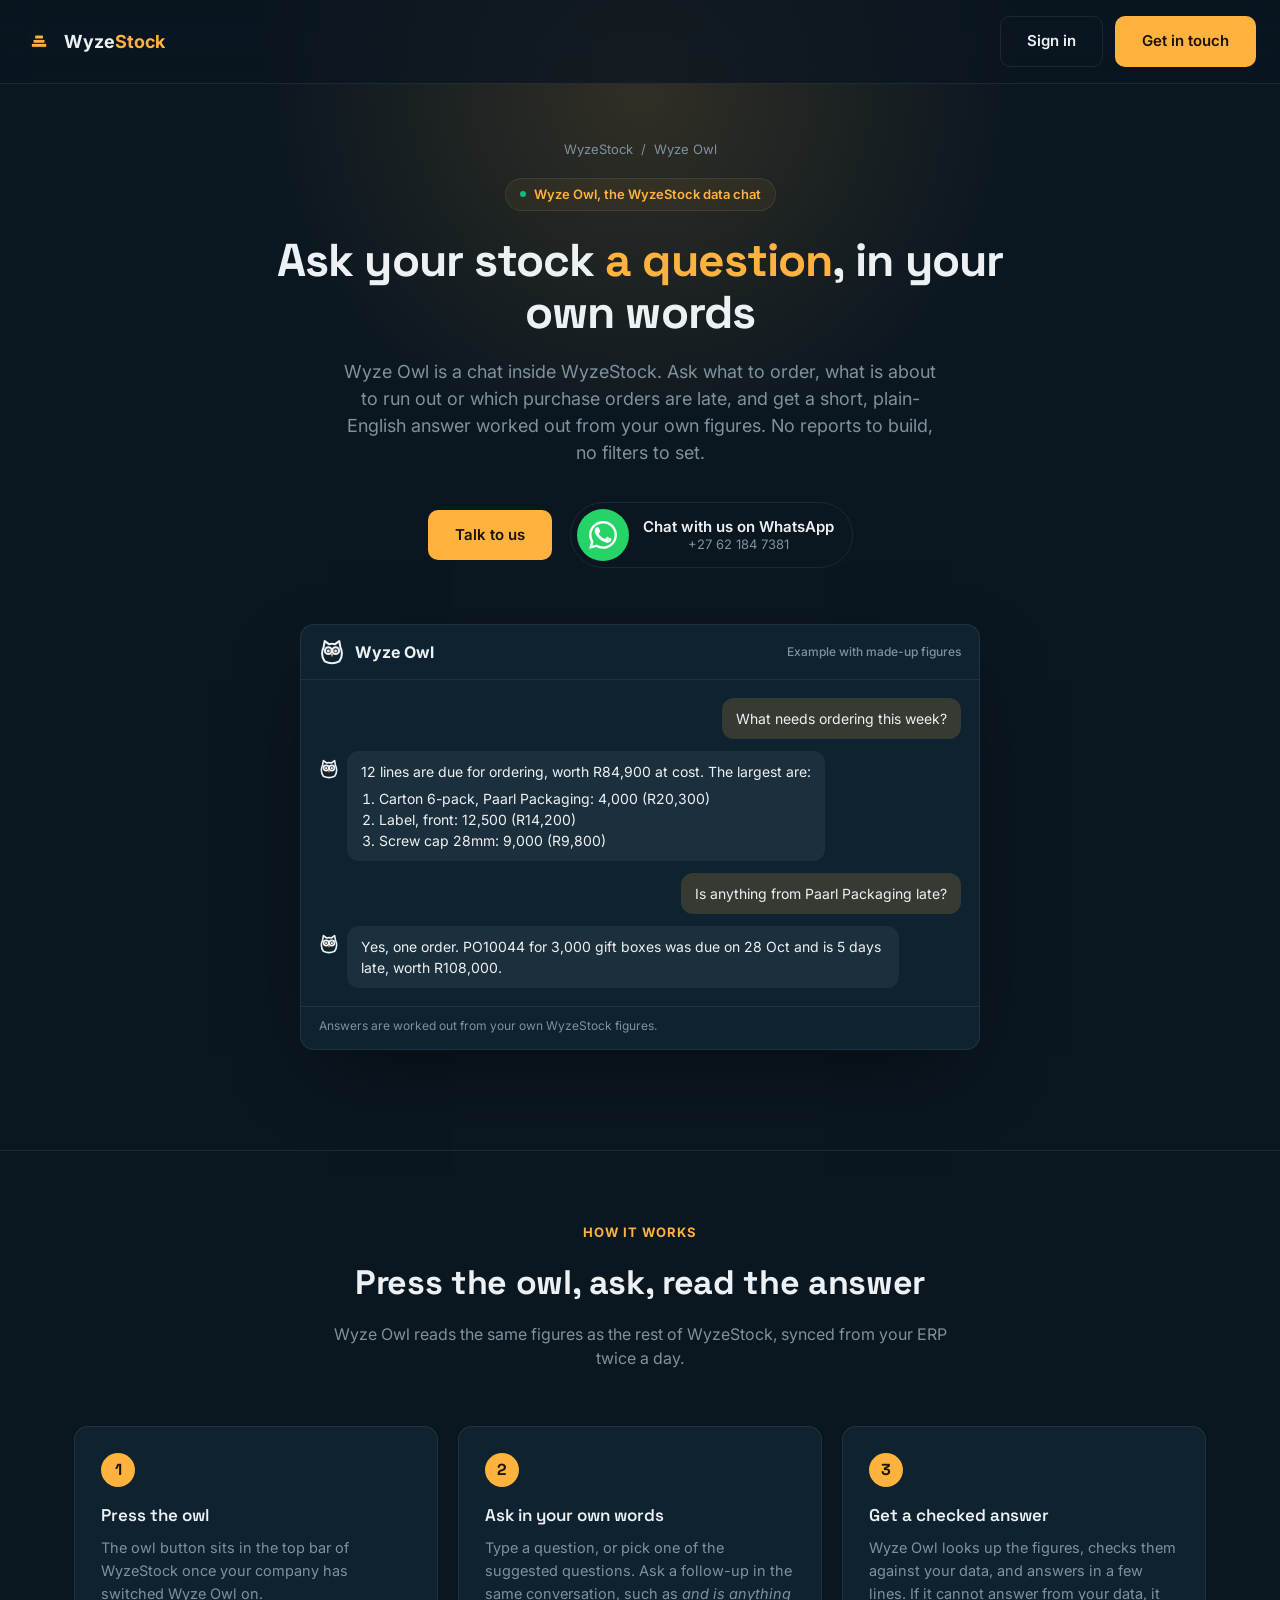
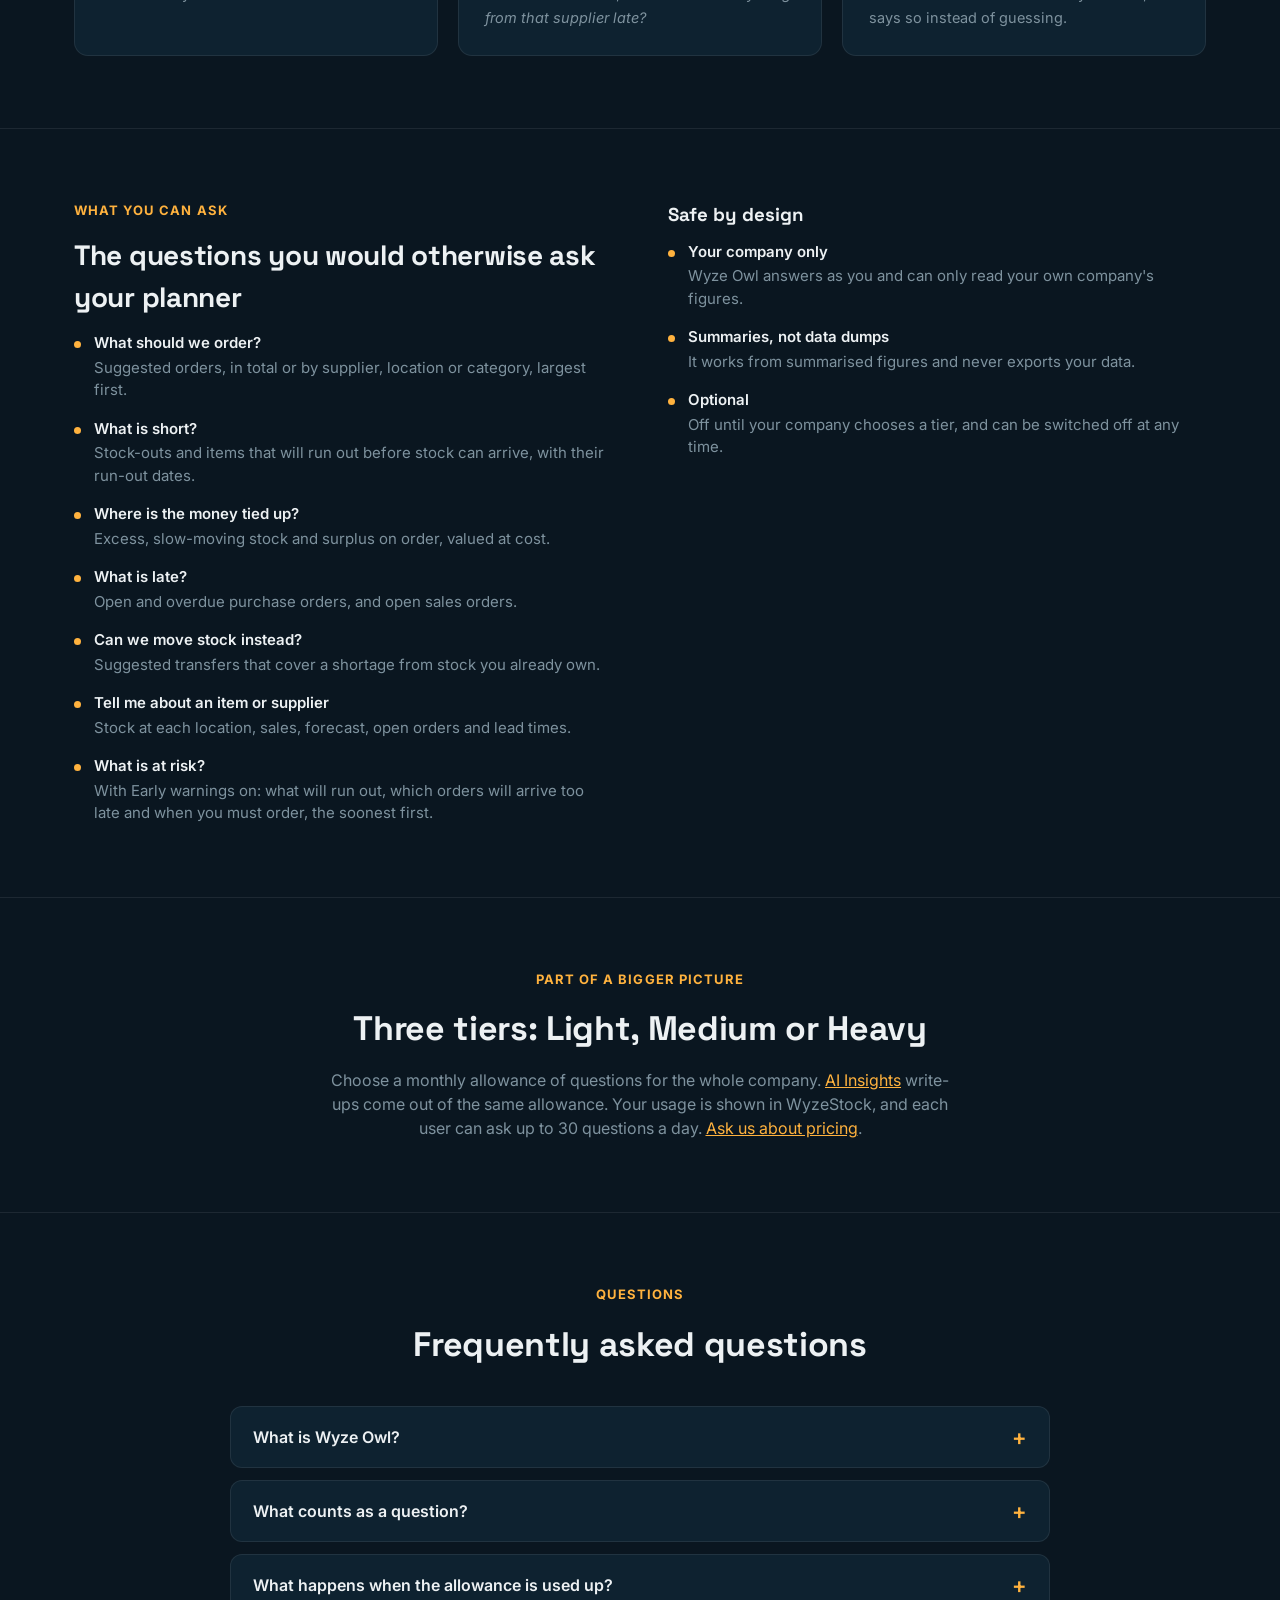
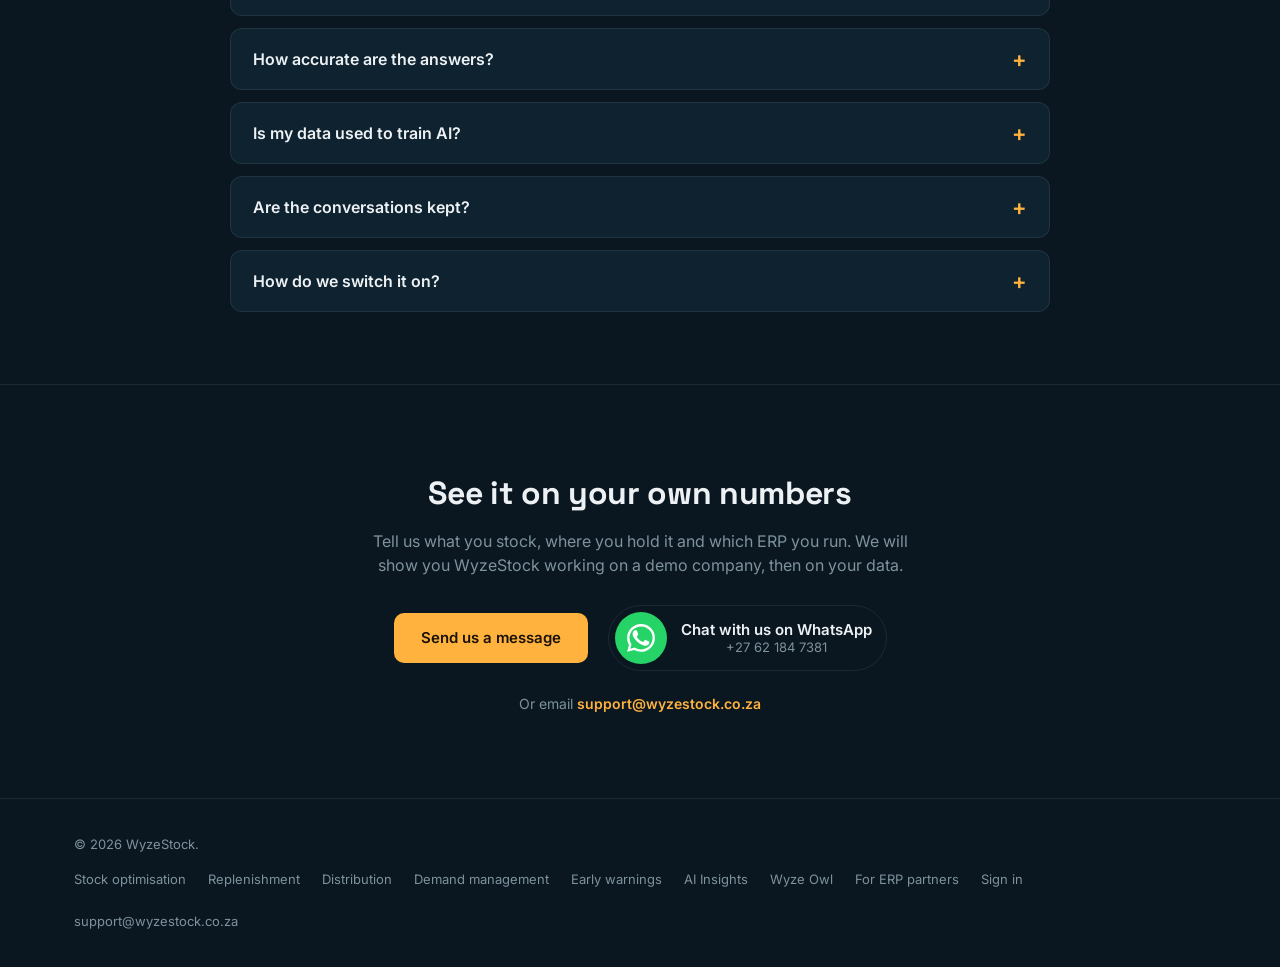
<file: wyze-owl/index.html>
<!DOCTYPE html>
<html lang="en">
<head>
<meta charset="UTF-8">
<meta name="viewport" content="width=device-width, initial-scale=1.0">
<title>Wyze Owl: Ask Your Stock Data | WyzeStock</title>
<meta name="description" content="A chat inside WyzeStock: ask what to order, what is short, what is late or where money is tied up, and get a short answer checked against your own figures.">
<link rel="canonical" href="https://wyzestock.com/wyze-owl/">

<!-- Favicon -->
<link rel="icon" type="image/png" href="/favicon.png">
<link rel="apple-touch-icon" href="/images/icon-192.png?v=0a163372">

<!-- Fonts -->
<link rel="preconnect" href="https://fonts.googleapis.com">
<link rel="preconnect" href="https://fonts.gstatic.com" crossorigin>
<link href="https://fonts.googleapis.com/css2?family=Inter:wght@400;500;600;700;800&family=Space+Grotesk:wght@500;600;700&display=swap" rel="stylesheet">

<!-- Open Graph -->
<meta property="og:type" content="website">
<meta property="og:site_name" content="WyzeStock">
<meta property="og:title" content="Wyze Owl: Ask Your Stock Data | WyzeStock">
<meta property="og:description" content="A chat inside WyzeStock: ask what to order, what is short, what is late or where money is tied up, and get a short answer checked against your own figures.">
<meta property="og:url" content="https://wyzestock.com/wyze-owl/">
<meta property="og:image" content="https://wyzestock.com/images/og.png?v=aa6d2505">
<meta property="og:image:width" content="1200">
<meta property="og:image:height" content="630">

<!-- Twitter Card -->
<meta name="twitter:card" content="summary_large_image">
<meta name="twitter:title" content="Wyze Owl: Ask Your Stock Data | WyzeStock">
<meta name="twitter:description" content="A chat inside WyzeStock: ask what to order, what is short, what is late or where money is tied up, and get a short answer checked against your own figures.">
<meta name="twitter:image" content="https://wyzestock.com/images/og.png?v=aa6d2505">

<meta name="theme-color" content="#0A1620">

<script type="application/ld+json">
{
  "@context": "https://schema.org",
  "@type": "BreadcrumbList",
  "itemListElement": [
    {
      "@type": "ListItem",
      "position": 1,
      "name": "WyzeStock",
      "item": "https://wyzestock.com/"
    },
    {
      "@type": "ListItem",
      "position": 2,
      "name": "Wyze Owl",
      "item": "https://wyzestock.com/wyze-owl/"
    }
  ]
}
</script>
<style>
  :root {
    --navy-deep: #0A1620;
    --navy-mid: #0E2230;
    --navy-surface: #132A38;
    --amber: #FFB23E;
    --amber-dark: #9C7022;
    --on-accent: #1A1206;
    --positive: #10B981;
    --negative: #EF4444;
    --caution: #F59E0B;
    --info: #3B82F6;
    --purple: #8B5CF6;
    --text: #EDF1F3;
    --text-2: #7E929E;
    --line: rgba(255,255,255,0.08);
    --radius: 14px;
  }

  * { box-sizing: border-box; margin: 0; padding: 0; }

  html { scroll-behavior: smooth; }

  body {
    background: var(--navy-deep);
    color: var(--text);
    font-family: 'Inter', -apple-system, BlinkMacSystemFont, sans-serif;
    line-height: 1.5;
    -webkit-font-smoothing: antialiased;
  }

  h1, h2, h3, .brand-word {
    font-family: 'Space Grotesk', 'Inter', sans-serif;
  }

  a { color: inherit; }

  img { max-width: 100%; display: block; }

  .wrap {
    max-width: 1180px;
    margin: 0 auto;
    padding: 0 24px;
  }

  .accent { color: var(--amber); }

  .btn {
    display: inline-flex;
    align-items: center;
    justify-content: center;
    gap: 8px;
    padding: 13px 26px;
    border-radius: 10px;
    font-weight: 600;
    font-size: 15px;
    text-decoration: none;
    border: 1px solid transparent;
    cursor: pointer;
    transition: transform 0.15s ease, opacity 0.15s ease;
  }
  .btn:hover { transform: translateY(-1px); }

  .btn-primary {
    background: var(--amber);
    color: var(--on-accent);
  }
  .btn-primary:hover { opacity: 0.92; }

  .btn-ghost {
    background: transparent;
    border-color: var(--line);
    color: var(--text);
  }
  .btn-ghost:hover { border-color: rgba(255,255,255,0.22); }

  /* NAV */
  nav {
    position: fixed;
    top: 0; left: 0; right: 0;
    z-index: 100;
    background: rgba(10, 22, 32, 0.72);
    backdrop-filter: blur(14px);
    -webkit-backdrop-filter: blur(14px);
    border-bottom: 1px solid var(--line);
  }
  .nav-inner {
    max-width: 1180px;
    margin: 0 auto;
    padding: 16px 24px;
    display: flex;
    align-items: center;
    justify-content: space-between;
  }
  .nav-brand {
    display: flex;
    align-items: center;
    gap: 10px;
    font-weight: 700;
    font-size: 18px;
    text-decoration: none;
  }
  .nav-brand img { width: 30px; height: 30px; border-radius: 7px; }
  .nav-links {
    display: flex;
    align-items: center;
    gap: 28px;
    font-size: 14px;
    font-weight: 500;
    color: var(--text-2);
  }
  .nav-links a { text-decoration: none; transition: color 0.15s; }
  .nav-links a:hover { color: var(--text); }
  .nav-cta { display: flex; align-items: center; gap: 12px; }
  @media (max-width: 760px) {
    .nav-links { display: none; }
  }

  /* HERO */
  .hero {
    position: relative;
    padding: 168px 0 100px;
    overflow: hidden;
  }
  .hero::before {
    content: "";
    position: absolute;
    top: -220px; left: 50%;
    transform: translateX(-50%);
    width: 900px; height: 620px;
    background: radial-gradient(circle, rgba(255,178,62,0.16) 0%, rgba(255,178,62,0) 70%);
    pointer-events: none;
  }
  .hero-inner {
    position: relative;
    text-align: center;
    max-width: 780px;
    margin: 0 auto;
  }
  .eyebrow {
    display: inline-flex;
    align-items: center;
    gap: 8px;
    padding: 6px 14px;
    border: 1px solid var(--line);
    border-radius: 999px;
    font-size: 13px;
    font-weight: 600;
    color: var(--amber);
    background: rgba(255,178,62,0.06);
    margin-bottom: 24px;
  }
  .eyebrow .dot {
    width: 6px; height: 6px; border-radius: 50%;
    background: var(--positive);
  }
  .hero h1 {
    font-size: 52px;
    line-height: 1.12;
    font-weight: 700;
    letter-spacing: -0.02em;
    margin-bottom: 20px;
  }
  .hero-sub {
    font-size: 18px;
    color: var(--text-2);
    max-width: 600px;
    margin: 0 auto 36px;
  }
  .hero-ctas {
    display: flex;
    gap: 14px;
    justify-content: center;
    flex-wrap: wrap;
    margin-bottom: 40px;
  }
  .status-strip {
    display: flex;
    gap: 28px;
    justify-content: center;
    flex-wrap: wrap;
    font-size: 13px;
    color: var(--text-2);
  }
  .status-strip span { display: inline-flex; align-items: center; gap: 7px; }
  .status-strip .sdot { width: 6px; height: 6px; border-radius: 50%; background: var(--positive); }

  @media (max-width: 640px) {
    .hero { padding: 128px 0 64px; }
    .hero h1 { font-size: 34px; }
    .hero-sub { font-size: 16px; }
  }

  /* PRODUCT SHOT */
  .product-shot {
    padding: 0 0 100px;
  }
  .shot-frame {
    border: 1px solid var(--line);
    border-radius: 18px;
    overflow: hidden;
    box-shadow: 0 40px 100px -30px rgba(0,0,0,0.6);
    background: var(--navy-mid);
  }
  .shot-frame img { width: 100%; }

  /* FEATURES */
  .features { padding: 40px 0 110px; }
  .section-head { text-align: center; max-width: 640px; margin: 0 auto 56px; }
  .section-label {
    font-size: 13px;
    font-weight: 700;
    letter-spacing: 0.08em;
    text-transform: uppercase;
    color: var(--amber);
    margin-bottom: 14px;
  }
  .section-head h2 {
    font-size: 34px;
    font-weight: 700;
    letter-spacing: -0.01em;
    margin-bottom: 14px;
  }
  .section-head p { color: var(--text-2); font-size: 16px; }

  .feature-grid {
    display: grid;
    grid-template-columns: repeat(3, 1fr);
    gap: 1px;
    background: var(--line);
    border: 1px solid var(--line);
    border-radius: var(--radius);
    overflow: hidden;
  }
  .feature-card {
    background: var(--navy-deep);
    padding: 32px 28px;
    transition: background 0.15s ease;
  }
  .feature-card:hover { background: var(--navy-mid); }
  .feature-icon {
    width: 40px; height: 40px;
    border-radius: 10px;
    background: rgba(255,178,62,0.12);
    display: flex; align-items: center; justify-content: center;
    margin-bottom: 18px;
    font-size: 18px;
  }
  .feature-card h3 { font-size: 16px; font-weight: 600; margin-bottom: 10px; }
  .feature-card p { font-size: 14px; color: var(--text-2); line-height: 1.6; }

  @media (max-width: 860px) {
    .feature-grid { grid-template-columns: 1fr; }
  }

  /* SHOWCASE */
  .showcase-section { padding: 70px 0; border-top: 1px solid var(--line); }
  .showcase-row {
    display: flex;
    align-items: center;
    gap: 64px;
  }
  .showcase-row.reverse { flex-direction: row-reverse; }
  .showcase-text { flex: 0 0 38%; }
  .showcase-text .section-label { margin-bottom: 12px; }
  .showcase-text h2 { font-size: 28px; font-weight: 700; margin-bottom: 16px; letter-spacing: -0.01em; }
  .showcase-text p { color: var(--text-2); font-size: 15.5px; margin-bottom: 22px; }
  .showcase-list { list-style: none; display: flex; flex-direction: column; gap: 10px; }
  .showcase-list li {
    font-size: 14.5px;
    color: var(--text);
    display: flex;
    align-items: flex-start;
    gap: 10px;
  }
  .showcase-list li::before {
    content: "";
    flex: 0 0 auto;
    width: 6px; height: 6px;
    border-radius: 50%;
    background: var(--amber);
    margin-top: 7px;
  }
  .showcase-image { flex: 1 1 62%; min-width: 0; }
  .showcase-image-stack { display: flex; flex-direction: column; gap: 20px; }
  .showcase-frame {
    border: 1px solid var(--line);
    border-radius: var(--radius);
    overflow: hidden;
    background: var(--navy-mid);
    box-shadow: 0 30px 80px -30px rgba(0,0,0,0.55);
  }
  .showcase-frame img { width: 100%; }
  .showcase-frame.narrow { max-width: 92%; }

  @media (max-width: 900px) {
    .showcase-row, .showcase-row.reverse { flex-direction: column; }
    .showcase-text, .showcase-image { flex: 1 1 100%; }
  }

  /* CONTACT */
  .contact { padding: 110px 0; border-top: 1px solid var(--line); }
  .contact-inner {
    max-width: 620px;
    margin: 0 auto;
    background: var(--navy-mid);
    border: 1px solid var(--line);
    border-radius: 20px;
    padding: 48px;
  }
  @media (max-width: 640px) {
    .contact-inner { padding: 32px 24px; }
  }
  .contact-form { display: flex; flex-direction: column; gap: 18px; margin-top: 32px; }
  .form-row { display: flex; flex-direction: column; gap: 8px; }
  .form-row label { font-size: 13px; font-weight: 600; color: var(--text-2); }
  .form-row input, .form-row textarea {
    background: var(--navy-deep);
    border: 1px solid var(--line);
    border-radius: 9px;
    padding: 12px 14px;
    color: var(--text);
    font-family: inherit;
    font-size: 15px;
    outline: none;
    transition: border-color 0.15s;
  }
  .form-row input:focus, .form-row textarea:focus { border-color: var(--amber); }
  .form-row textarea { resize: vertical; min-height: 110px; }
  .contact-honeypot {
    position: absolute;
    left: -9999px;
    width: 1px; height: 1px;
    opacity: 0;
    pointer-events: none;
  }
  .contact-submit { margin-top: 6px; }
  .contact-submit button { width: 100%; }
  .form-status { font-size: 14px; margin-top: 4px; min-height: 18px; }
  .form-status.success { color: var(--positive); }
  .form-status.error { color: var(--negative); }

  .contact-alt {
    margin-top: 24px;
    padding-top: 24px;
    border-top: 1px solid var(--line);
    font-size: 14px;
    color: var(--text-2);
  }
  .contact-alt a { color: var(--amber); text-decoration: none; font-weight: 600; }

  /* FOOTER */
  footer {
    border-top: 1px solid var(--line);
    padding: 36px 0;
  }
  .footer-inner {
    display: flex;
    align-items: center;
    justify-content: space-between;
    flex-wrap: wrap;
    gap: 16px;
    font-size: 13px;
    color: var(--text-2);
  }
  .footer-links { display: flex; gap: 22px; }
  .footer-links a { text-decoration: none; color: var(--text-2); }
  .footer-links a:hover { color: var(--text); }

  /* ---------- v2 additions ---------- */
  .eyebrow .deg { font-family: 'Space Grotesk', sans-serif; font-weight: 700; }

  img { height: auto; }
  .section-sub { color: var(--text-2); font-size: 16px; }

  /* 360 HUB */
  .hub { padding: 40px 0 110px; }
  .hub-svg-wrap { max-width: 1000px; margin: 0 auto; }
  .hub-svg { width: 100%; height: auto; display: block; }
  .hub-svg .spoke { stroke: rgba(255,178,62,0.35); stroke-width: 1.5; stroke-dasharray: 4 6; }
  .hub-svg .ring { fill: none; stroke: rgba(255,255,255,0.06); stroke-width: 1; }
  .hub-svg .node { fill: #0E2230; stroke: rgba(255,255,255,0.12); stroke-width: 1; }
  .hub-svg .node-title { fill: #EDF1F3; font-family: 'Space Grotesk', 'Inter', sans-serif; font-weight: 600; font-size: 18px; }
  .hub-svg .node-sub { fill: #8DA1AC; font-family: 'Inter', sans-serif; font-size: 13px; }
  .hub-svg .hub-core { fill: #FFB23E; }
  .hub-svg .hub-num { fill: #1A1206; font-family: 'Space Grotesk', sans-serif; font-weight: 700; font-size: 40px; }
  .hub-svg .hub-cap { fill: #1A1206; font-family: 'Inter', sans-serif; font-weight: 600; font-size: 13px; }
  .hub-svg .hub-halo { fill: rgba(255,178,62,0.10); }

  .hub-mobile { display: none; }
  .hub-mobile .hub-core-m {
    background: var(--amber); color: var(--on-accent);
    border-radius: var(--radius); padding: 18px 20px; margin-bottom: 14px; text-align: center;
  }
  .hub-core-m strong { font-family: 'Space Grotesk', sans-serif; font-size: 28px; display: block; line-height: 1.1; }
  .hub-core-m span { font-size: 13px; font-weight: 600; }
  .hub-mobile ul { list-style: none; display: grid; grid-template-columns: 1fr 1fr; gap: 10px; }
  .hub-mobile li {
    background: var(--navy-mid); border: 1px solid var(--line); border-radius: 12px; padding: 14px;
  }
  .hub-mobile li b { display: block; font-family: 'Space Grotesk', sans-serif; font-size: 15px; margin-bottom: 4px; }
  .hub-mobile li span { font-size: 12.5px; color: var(--text-2); }
  @media (max-width: 640px) {
    .hub-svg-wrap { display: none; }
    .hub-mobile { display: block; }
  }

  .hub-points {
    display: grid; grid-template-columns: repeat(3, 1fr); gap: 20px; margin-top: 56px;
  }
  .hub-point { border-top: 2px solid var(--amber); padding-top: 16px; }
  .hub-point h3 { font-size: 16px; font-weight: 600; margin-bottom: 8px; }
  .hub-point p { font-size: 14px; color: var(--text-2); line-height: 1.6; }
  @media (max-width: 860px) { .hub-points { grid-template-columns: 1fr; gap: 24px; } }

  /* Feature grid: 9 cards */
  .feature-icon.is-new { background: rgba(255,178,62,0.2); }
  .tag-new {
    display: inline-block; margin-left: 8px; padding: 2px 8px; border-radius: 999px;
    font-size: 10.5px; font-weight: 700; letter-spacing: 0.06em; text-transform: uppercase;
    color: var(--amber); background: rgba(255,178,62,0.12); vertical-align: middle;
  }

  /* Showcase variants */
  .showcase-section .showcase-text .kicker-note { font-size: 13.5px; color: var(--text-2); margin-top: 18px; }
  .showcase-frame.light-ring { border-color: rgba(255,255,255,0.14); }
  .showcase-frame figcaption {
    padding: 10px 14px; font-size: 12.5px; color: var(--text-2);
    border-top: 1px solid var(--line); background: var(--navy-mid);
  }
  .showcase-frame.wide-scroll { overflow-x: auto; }
  @media (max-width: 900px) { .showcase-frame.wide-scroll img { min-width: 760px; } }
  .showcase-row.top-align { align-items: flex-start; }

  .segment-legend { display: flex; flex-wrap: wrap; gap: 8px; margin: 4px 0 22px; }
  .segment-legend span {
    font-size: 12.5px; font-weight: 600; padding: 5px 11px; border-radius: 999px;
    border: 1px solid var(--line); color: var(--text);
    display: inline-flex; align-items: center; gap: 7px;
  }
  .segment-legend i { width: 8px; height: 8px; border-radius: 2px; display: inline-block; }

  /* Two-up cards */
  .twoup { display: grid; grid-template-columns: 1fr 1fr; gap: 28px; align-items: stretch; }
  .twoup-card {
    background: var(--navy-mid); border: 1px solid var(--line); border-radius: var(--radius);
    padding: 26px; display: flex; flex-direction: column; gap: 14px;
  }
  .twoup-card h2 { font-size: 24px; font-weight: 700; letter-spacing: -0.01em; }
  .twoup-card p { font-size: 15px; color: var(--text-2); }
  .twoup-card .showcase-frame { margin-top: 6px; background: var(--navy-deep); }
  .twoup-card .frame-center { display: flex; justify-content: center; }
  .twoup-card .frame-center .showcase-frame { max-width: 360px; }
  @media (max-width: 900px) { .twoup { grid-template-columns: 1fr; } }

  /* Details grid */
  .details { padding: 70px 0 110px; border-top: 1px solid var(--line); }
  .details .feature-grid { grid-template-columns: repeat(3, 1fr); }
  @media (max-width: 860px) { .details .feature-grid { grid-template-columns: 1fr; } }
  @media (max-width: 900px) {
    .showcase-row, .showcase-row.reverse { align-items: stretch; }
    .showcase-image { width: 100%; }
  }

  /* Nav tweaks for more links */
  .nav-links { gap: 22px; }
  .nav-inner { max-width: 1280px; gap: 24px; }
  .nav-links a, .nav-brand span, .nav-cta .btn { white-space: nowrap; }
  @media (max-width: 1320px) { .nav-links { display: none; } }
  @media (max-width: 640px) {
    .nav-cta .btn { white-space: nowrap; padding: 9px 14px; font-size: 14px; }
    .nav-inner { padding: 12px 16px; }
    .nav-brand { font-size: 16px; }
  }

  /* ---------- Lightbox ---------- */
  .has-zoom { position: relative; }
  .has-zoom img[data-zoom] { cursor: zoom-in; }
  .has-zoom::after {
    content: ""; position: absolute; right: 12px; bottom: 12px; width: 34px; height: 34px;
    border-radius: 9px; background: rgba(10,22,32,0.82) url("data:image/svg+xml,%3Csvg xmlns='http://www.w3.org/2000/svg' width='18' height='18' viewBox='0 0 24 24' fill='none' stroke='%23FFB23E' stroke-width='2' stroke-linecap='round' stroke-linejoin='round'%3E%3Ccircle cx='11' cy='11' r='7'/%3E%3Cpath d='M21 21l-4.3-4.3M11 8v6M8 11h6'/%3E%3C/svg%3E") center/18px no-repeat;
    border: 1px solid rgba(255,255,255,0.14); pointer-events: none; opacity: 0.9;
    transition: opacity .15s ease, transform .15s ease;
  }
  .has-zoom:hover::after { opacity: 1; transform: scale(1.06); }
  .has-zoom.wide-scroll::after { position: sticky; float: right; margin: -46px 12px 0 0; }
  img[data-zoom]:focus-visible { outline: 2px solid var(--amber); outline-offset: -2px; }

  .lb { position: fixed; inset: 0; z-index: 1000; display: none; flex-direction: column;
        background: rgba(5,12,18,0.94); -webkit-backdrop-filter: blur(6px); backdrop-filter: blur(6px); }
  .lb.open { display: flex; animation: lbfade .18s ease; }
  @keyframes lbfade { from { opacity: 0; } to { opacity: 1; } }
  @media (prefers-reduced-motion: reduce) { .lb.open { animation: none; } }
  .lb-bar { display: flex; align-items: center; justify-content: space-between; gap: 16px; padding: 14px 20px; color: var(--text-2); font-size: 13.5px; }
  .lb-count { font-variant-numeric: tabular-nums; color: var(--text); font-weight: 600; }
  .lb-btn { width: 44px; height: 44px; border-radius: 12px; border: 1px solid var(--line); background: rgba(255,255,255,0.05);
            color: var(--text); cursor: pointer; display: inline-flex; align-items: center; justify-content: center; transition: background .15s, border-color .15s; }
  .lb-btn:hover { background: rgba(255,255,255,0.12); border-color: rgba(255,255,255,0.25); }
  .lb-btn:focus-visible { outline: 2px solid var(--amber); outline-offset: 2px; }
  .lb-btn svg { width: 20px; height: 20px; stroke: currentColor; fill: none; stroke-width: 2; stroke-linecap: round; stroke-linejoin: round; }
  .lb-stage { flex: 1; min-height: 0; display: flex; align-items: center; position: relative; padding: 0 76px; }
  .lb-scroll { flex: 1; height: 100%; overflow: auto; display: flex; align-items: center; justify-content: center; -webkit-overflow-scrolling: touch; }
  .lb-scroll.actual { align-items: flex-start; justify-content: flex-start; }
  .lb-img { display: block; max-width: 100%; max-height: 100%; width: auto; height: auto; border-radius: 10px;
            box-shadow: 0 30px 90px -20px rgba(0,0,0,0.7); cursor: zoom-in; background: var(--navy-mid); margin: auto; }
  .lb-scroll.actual .lb-img { max-width: none; max-height: none; cursor: zoom-out; margin: 0; }
  .lb-nav { position: absolute; top: 50%; transform: translateY(-50%); }
  .lb-prev { left: 16px; } .lb-next { right: 16px; }
  .lb-cap { padding: 14px 24px 22px; text-align: center; font-size: 13.5px; color: var(--text-2); max-width: 900px; margin: 0 auto; }
  .lb-cap b { color: var(--text); font-weight: 600; }
  @media (max-width: 700px) {
    .lb-stage { padding: 0 8px; }
    .lb-nav { top: auto; bottom: 8px; transform: none; background: rgba(10,22,32,0.9); }
    .lb-prev { left: 12px; } .lb-next { right: 12px; }
    .lb-cap { padding-bottom: 66px; font-size: 12.5px; }
  }
  body.lb-lock { overflow: hidden; }

  /* WhatsApp */
  .wa-block { margin-top: 28px; display: flex; flex-direction: column; gap: 12px; }
  .btn-whatsapp { background: #25D366; color: #06210F; width: 100%; }
  .btn-whatsapp:hover { opacity: 0.92; }
  .btn-whatsapp svg { width: 20px; height: 20px; fill: currentColor; flex: 0 0 auto; }
  .wa-note { font-size: 13px; color: var(--text-2); text-align: center; }
  .form-or { display: flex; align-items: center; gap: 14px; margin-top: 26px; font-size: 12.5px; color: var(--text-2); text-transform: uppercase; letter-spacing: 0.08em; }
  .form-or::before, .form-or::after { content: ""; flex: 1; height: 1px; background: var(--line); }
  .btn:focus-visible { outline: 2px solid var(--amber); outline-offset: 2px; }

  .wa-block { align-items: flex-start; }
  .wa-logo-link { display: inline-flex; align-items: center; gap: 14px; text-decoration: none; color: var(--text);
                  padding: 6px 14px 6px 6px; border-radius: 999px; border: 1px solid var(--line); transition: border-color .15s, background .15s; }
  .wa-logo-link:hover { border-color: rgba(37,211,102,0.55); background: rgba(37,211,102,0.07); }
  .wa-logo-link:focus-visible { outline: 2px solid var(--amber); outline-offset: 3px; }
  .wa-logo { width: 52px; height: 52px; flex: 0 0 auto; display: block; }
  .wa-text { display: flex; flex-direction: column; line-height: 1.3; }
  .wa-text strong { font-size: 15px; font-weight: 600; }
  .wa-text span { font-size: 13px; color: var(--text-2); }
  .footer-links { flex-wrap: wrap; }
  .learn-more { display: inline-block; margin-top: 18px; color: var(--amber); font-weight: 600; font-size: 14.5px; text-decoration: none; }
  .learn-more:hover { text-decoration: underline; }

  /* ---------- landing pages ---------- */
  .hero.page-hero { padding: 140px 0 48px; }
  .page-hero .hero-inner { max-width: 820px; }
  .page-hero h1 { font-size: 46px; }
  @media (max-width: 640px) { .page-hero h1 { font-size: 31px; } .hero.page-hero { padding: 112px 0 36px; } }
  .crumbs { font-size: 13px; color: var(--text-2); margin-bottom: 18px; }
  .crumbs a { color: var(--text-2); text-decoration: none; }
  .crumbs a:hover { color: var(--text); }
  .hero-actions { display: flex; gap: 18px; justify-content: center; align-items: center; flex-wrap: wrap; margin-bottom: 8px; }
  .hero-actions .wa-logo-link { padding-right: 18px; }

  .lp-section { padding: 72px 0; border-top: 1px solid var(--line); }
  .steps { display: grid; grid-template-columns: repeat(3, 1fr); gap: 20px; }
  .step { background: var(--navy-mid); border: 1px solid var(--line); border-radius: var(--radius); padding: 26px; }
  .step-num { width: 34px; height: 34px; border-radius: 50%; background: var(--amber); color: var(--on-accent);
              font-family: 'Space Grotesk', sans-serif; font-weight: 700; display: flex; align-items: center; justify-content: center; margin-bottom: 16px; }
  .step h3 { font-size: 17px; font-weight: 600; margin-bottom: 8px; }
  .step p { font-size: 14.5px; color: var(--text-2); line-height: 1.6; }
  @media (max-width: 860px) { .steps { grid-template-columns: 1fr; } }

  .two-col { display: grid; grid-template-columns: 1fr 1fr; gap: 56px; align-items: start; }
  @media (max-width: 900px) { .two-col { grid-template-columns: 1fr; gap: 32px; } }
  .prose h2 { font-size: 28px; font-weight: 700; letter-spacing: -0.01em; margin-bottom: 14px; }
  .prose p { color: var(--text-2); font-size: 15.5px; margin-bottom: 16px; }
  .prose a { color: var(--amber); }
  .stack { display: flex; flex-direction: column; gap: 20px; }
  .two-col > * { min-width: 0; }
  .stack > .showcase-frame { max-width: 100%; }

  .chip-row { display: flex; flex-wrap: wrap; gap: 8px; margin: 6px 0 22px; }
  .chip { font-size: 13px; font-weight: 600; padding: 6px 12px; border-radius: 999px; border: 1px solid var(--line);
          display: inline-flex; align-items: center; gap: 8px; color: var(--text); background: rgba(255,255,255,0.03); }
  .chip i { width: 9px; height: 9px; border-radius: 2px; display: inline-block; }
  .chip.plain { font-weight: 500; color: var(--text-2); }

  .benefit-list { list-style: none; display: flex; flex-direction: column; gap: 16px; }
  .benefit-list li { padding-left: 20px; position: relative; font-size: 15px; color: var(--text-2); }
  .benefit-list li::before { content: ""; position: absolute; left: 0; top: 9px; width: 7px; height: 7px; border-radius: 50%; background: var(--amber); }
  .benefit-list li strong { color: var(--text); display: block; margin-bottom: 2px; font-weight: 600; }

  .faq { max-width: 820px; margin: 0 auto; display: flex; flex-direction: column; gap: 12px; }
  .faq details { background: var(--navy-mid); border: 1px solid var(--line); border-radius: 12px; padding: 0; }
  .faq summary { list-style: none; cursor: pointer; padding: 18px 22px; font-weight: 600; font-size: 16px; display: flex; justify-content: space-between; gap: 16px; align-items: center; }
  .faq summary::-webkit-details-marker { display: none; }
  .faq summary::after { content: "+"; color: var(--amber); font-size: 22px; line-height: 1; flex: 0 0 auto; }
  .faq details[open] summary::after { content: "\2212"; }
  .faq summary:focus-visible { outline: 2px solid var(--amber); outline-offset: 2px; border-radius: 12px; }
  .faq .ans { padding: 0 22px 20px; color: var(--text-2); font-size: 15px; line-height: 1.65; }

  .cta-band { text-align: center; padding: 84px 0; border-top: 1px solid var(--line); }
  .cta-band h2 { font-size: 32px; font-weight: 700; letter-spacing: -0.01em; margin-bottom: 12px; }
  .cta-band p { color: var(--text-2); max-width: 560px; margin: 0 auto 28px; font-size: 16px; }
  .cta-row { display: flex; gap: 20px; justify-content: center; align-items: center; flex-wrap: wrap; }
  .cta-mail { margin-top: 22px; font-size: 14px; color: var(--text-2); }
  .cta-mail a { color: var(--amber); font-weight: 600; text-decoration: none; }

  .footer-links { flex-wrap: wrap; }

  /* Intro video (home page) */
  .intro-video { padding: 72px 0 24px; }
  .video-frame { max-width: 960px; margin: 0 auto; border-radius: 14px; overflow: hidden; border: 1px solid var(--border, rgba(255,255,255,0.08)); box-shadow: 0 30px 80px rgba(0,0,0,0.45); background: #000; aspect-ratio: 16 / 9; position: relative; }
  .video-frame video { display: block; width: 100%; height: 100%; object-fit: contain; background: #000; }
  @media (max-width: 640px) { .intro-video { padding: 48px 0 8px; } .video-frame { border-radius: 10px; } }
  .sound-on { position: absolute; top: 14px; right: 14px; border: 0; cursor: pointer; border-radius: 999px; padding: 9px 16px;
    font: 600 14px Inter, sans-serif; background: var(--amber, #FFB23E); color: #1A1206; box-shadow: 0 4px 14px rgba(0,0,0,.35); }
  .sound-on[hidden] { display: none; }

  /* Wyze Owl chat example (an illustration built in HTML, not a screenshot) */
  .owl-mark { width: 22px; height: 22px; color: var(--text); flex: 0 0 auto; }
  .owl-chat { border: 1px solid var(--line); border-radius: var(--radius); background: var(--navy-mid); box-shadow: 0 30px 80px -30px rgba(0,0,0,0.55); overflow: hidden; }
  .owl-chat-head { display: flex; align-items: center; gap: 10px; padding: 14px 18px; border-bottom: 1px solid var(--line); font-weight: 700; }
  .owl-chat-head .owl-mark { width: 26px; height: 26px; }
  .owl-chat-head small { margin-left: auto; font-weight: 500; font-size: 12px; color: var(--text-2); }
  .owl-chat-body { padding: 18px; display: flex; flex-direction: column; gap: 12px; }
  .owl-msg { display: flex; gap: 8px; align-items: flex-start; }
  .owl-msg.me { justify-content: flex-end; }
  .owl-bubble { max-width: 86%; padding: 10px 14px; border-radius: 12px; font-size: 14px; line-height: 1.5; background: rgba(255,255,255,0.06); }
  .owl-msg.me .owl-bubble { background: rgba(255,178,62,0.16); }
  .owl-bubble ol { margin: 6px 0 0 18px; padding: 0; }
  .owl-msg .owl-mark { margin-top: 8px; width: 20px; height: 20px; }
  .owl-chat-foot { padding: 10px 18px 14px; border-top: 1px solid var(--line); font-size: 12px; color: var(--text-2); }
  .owl-note h3 { margin-bottom: 12px; }

  /* ---------- WyzeStock additions ---------- */
  .flow-svg { width: 100%; height: auto; display: block; }
  .stat-row { display: grid; grid-template-columns: repeat(3, 1fr); gap: 1px; background: var(--line); border: 1px solid var(--line);
               border-radius: var(--radius); overflow: hidden; margin-top: 8px; }
  .stat { background: var(--navy-mid); padding: 22px 20px; }
  .stat b { display: block; font-family: 'Space Grotesk', sans-serif; font-size: 26px; color: var(--amber); line-height: 1.1; margin-bottom: 6px; }
  .stat span { font-size: 13.5px; color: var(--text-2); }
  @media (max-width: 760px) { .stat-row { grid-template-columns: 1fr; } }
</style>
</head>
<body>

<nav>
  <div class="nav-inner">
    <a href="/" class="nav-brand">
      <img src="/images/icon-192.png?v=0a163372" alt="WyzeStock logo">
      <span>Wyze<span class="accent">Stock</span></span>
    </a>
    <div class="nav-links">
      <a href="/stock-optimisation/">Optimisation</a>
      <a href="/replenishment/">Replenishment</a>
      <a href="/distribution/">Distribution</a>
      <a href="/demand-management/">Demand</a>
      <a href="/early-warnings/">Warnings</a>
      <a href="/ai-insights/">AI Insights</a>
      <a href="/wyze-owl/">Wyze Owl</a>
      <a href="/partners/">Partners</a>
    </div>
    <div class="nav-cta">
      <a href="https://app.wyzestock.co.za" class="btn btn-ghost">Sign in</a>
      <a href="/#contact" class="btn btn-primary">Get in touch</a>
    </div>
  </div>
</nav>

<main id="top">

  <section class="hero page-hero">
    <div class="wrap hero-inner">
      <div class="crumbs"><a href="/">WyzeStock</a> &nbsp;/&nbsp; Wyze Owl</div>
      <div class="eyebrow"><span class="dot"></span> Wyze Owl, the WyzeStock data chat</div>
      <h1>Ask your stock <span class="accent">a question</span>, in your own words</h1>
      <p class="hero-sub">Wyze Owl is a chat inside WyzeStock. Ask what to order, what is about to run out or which purchase orders are late, and get a short, plain-English answer worked out from your own figures. No reports to build, no filters to set.</p>
      <div class="hero-actions">
        <a href="/#contact" class="btn btn-primary">Talk to us</a>
        <a class="wa-logo-link" href="https://wa.me/27621847381?text=Hi%2C%20I%27d%20like%20to%20find%20out%20more%20about%20WyzeStock." target="_blank" rel="noopener" aria-label="Chat with us on WhatsApp, +27 62 184 7381 (opens in a new tab)">
            <svg class="wa-logo" viewBox="0 0 24 24" aria-hidden="true"><circle cx="12" cy="12" r="12" fill="#25D366"/><g transform="translate(4.3 4.3) scale(0.64)"><path fill="#fff" d="M17.47 14.38c-.3-.15-1.76-.87-2.03-.97-.27-.1-.47-.15-.67.15-.2.3-.77.97-.94 1.17-.17.2-.35.22-.65.07-.3-.15-1.26-.46-2.4-1.48-.89-.79-1.49-1.77-1.66-2.07-.17-.3-.02-.46.13-.61.13-.13.3-.35.45-.52.15-.17.2-.3.3-.5.1-.2.05-.37-.02-.52-.07-.15-.67-1.62-.92-2.22-.24-.58-.49-.5-.67-.51h-.57c-.2 0-.52.07-.8.37-.27.3-1.04 1.02-1.04 2.48s1.07 2.88 1.22 3.08c.15.2 2.1 3.2 5.08 4.49.71.31 1.26.49 1.69.63.71.23 1.36.2 1.87.12.57-.08 1.76-.72 2.01-1.41.25-.69.25-1.29.17-1.41-.07-.12-.27-.2-.57-.35zM12.04 2C6.5 2 2 6.5 2 12.04c0 1.77.46 3.5 1.34 5.02L2 22l5.06-1.33a10 10 0 0 0 4.98 1.32h.01c5.54 0 10.04-4.5 10.04-10.04 0-2.68-1.04-5.2-2.94-7.1A9.96 9.96 0 0 0 12.04 2zm0 18.3h-.01a8.3 8.3 0 0 1-4.23-1.16l-.3-.18-3.12.82.83-3.04-.2-.31a8.27 8.27 0 0 1-1.27-4.39c0-4.58 3.73-8.3 8.31-8.3 2.22 0 4.3.87 5.87 2.43a8.25 8.25 0 0 1 2.43 5.87c0 4.58-3.73 8.3-8.31 8.3z"/></g></svg>
            <span class="wa-text"><strong>Chat with us on WhatsApp</strong><span>+27 62 184 7381</span></span>
          </a>
      </div>
    </div>
  </section>

  <section class="product-shot">
    <div class="wrap">
      <div style="max-width:680px;margin:0 auto;"><div class="owl-chat" role="img" aria-label="An example Wyze Owl conversation with made-up figures: a planner asks what needs ordering this week, and Wyze Owl lists three items with quantities">
            <div class="owl-chat-head"><svg class="owl-mark" viewBox="0 0 100 100" aria-hidden="true"><path d="M18 30 L22 8 L38 20 Q50 16 62 20 L78 8 L82 30 Q96 62 78 86 Q50 100 22 86 Q4 62 18 30 Z" fill="none" stroke="currentColor" stroke-width="8" stroke-linejoin="round"/><circle cx="36" cy="45" r="13" fill="none" stroke="currentColor" stroke-width="8"/><circle cx="64" cy="45" r="13" fill="none" stroke="currentColor" stroke-width="8"/><circle cx="36" cy="46" r="5.5" fill="currentColor"/><circle cx="64" cy="46" r="5.5" fill="currentColor"/><path d="M45 58 L55 58 L50 70 Z" fill="var(--amber)"/></svg> Wyze Owl <small>Example with made-up figures</small></div>
            <div class="owl-chat-body">
              <div class="owl-msg me"><div class="owl-bubble">What needs ordering this week?</div></div>
              <div class="owl-msg"><svg class="owl-mark" viewBox="0 0 100 100" aria-hidden="true"><path d="M18 30 L22 8 L38 20 Q50 16 62 20 L78 8 L82 30 Q96 62 78 86 Q50 100 22 86 Q4 62 18 30 Z" fill="none" stroke="currentColor" stroke-width="8" stroke-linejoin="round"/><circle cx="36" cy="45" r="13" fill="none" stroke="currentColor" stroke-width="8"/><circle cx="64" cy="45" r="13" fill="none" stroke="currentColor" stroke-width="8"/><circle cx="36" cy="46" r="5.5" fill="currentColor"/><circle cx="64" cy="46" r="5.5" fill="currentColor"/><path d="M45 58 L55 58 L50 70 Z" fill="var(--amber)"/></svg><div class="owl-bubble">12 lines are due for ordering, worth R84,900 at cost. The largest are:
                <ol>
                  <li>Carton 6-pack, Paarl Packaging: 4,000 (R20,300)</li>
                  <li>Label, front: 12,500 (R14,200)</li>
                  <li>Screw cap 28mm: 9,000 (R9,800)</li>
                </ol></div></div>
              <div class="owl-msg me"><div class="owl-bubble">Is anything from Paarl Packaging late?</div></div>
              <div class="owl-msg"><svg class="owl-mark" viewBox="0 0 100 100" aria-hidden="true"><path d="M18 30 L22 8 L38 20 Q50 16 62 20 L78 8 L82 30 Q96 62 78 86 Q50 100 22 86 Q4 62 18 30 Z" fill="none" stroke="currentColor" stroke-width="8" stroke-linejoin="round"/><circle cx="36" cy="45" r="13" fill="none" stroke="currentColor" stroke-width="8"/><circle cx="64" cy="45" r="13" fill="none" stroke="currentColor" stroke-width="8"/><circle cx="36" cy="46" r="5.5" fill="currentColor"/><circle cx="64" cy="46" r="5.5" fill="currentColor"/><path d="M45 58 L55 58 L50 70 Z" fill="var(--amber)"/></svg><div class="owl-bubble">Yes, one order. PO10044 for 3,000 gift boxes was due on 28 Oct and is 5 days late, worth R108,000.</div></div>
            </div>
            <div class="owl-chat-foot">Answers are worked out from your own WyzeStock figures.</div>
          </div></div>
    </div>
  </section>

  <section class="lp-section">
    <div class="wrap">
      <div class="section-head">
        <div class="section-label">How it works</div>
        <h2>Press the owl, ask, read the answer</h2>
        <p>Wyze Owl reads the same figures as the rest of WyzeStock, synced from your ERP twice a day.</p>
      </div>
      <div class="steps">
        <div class="step"><div class="step-num">1</div><h3>Press the owl</h3>
          <p>The owl button sits in the top bar of WyzeStock once your company has switched Wyze Owl on.</p></div>
        <div class="step"><div class="step-num">2</div><h3>Ask in your own words</h3>
          <p>Type a question, or pick one of the suggested questions. Ask a follow-up in the same conversation, such as <em>and is anything from that supplier late?</em></p></div>
        <div class="step"><div class="step-num">3</div><h3>Get a checked answer</h3>
          <p>Wyze Owl looks up the figures, checks them against your data, and answers in a few lines. If it cannot answer from your data, it says so instead of guessing.</p></div>
      </div>
    </div>
  </section>

  <section class="lp-section">
    <div class="wrap">
      <div class="two-col">
        <div class="prose">
          <div class="section-label">What you can ask</div>
          <h2>The questions you would otherwise ask your planner</h2>
          <ul class="benefit-list">
            <li><strong>What should we order?</strong>Suggested orders, in total or by supplier, location or category, largest first.</li>
            <li><strong>What is short?</strong>Stock-outs and items that will run out before stock can arrive, with their run-out dates.</li>
            <li><strong>Where is the money tied up?</strong>Excess, slow-moving stock and surplus on order, valued at cost.</li>
            <li><strong>What is late?</strong>Open and overdue purchase orders, and open sales orders.</li>
            <li><strong>Can we move stock instead?</strong>Suggested transfers that cover a shortage from stock you already own.</li>
            <li><strong>Tell me about an item or supplier</strong>Stock at each location, sales, forecast, open orders and lead times.</li>
            <li><strong>What is at risk?</strong>With Early warnings on: what will run out, which orders will arrive too late and when you must order, the soonest first.</li>
          </ul>
        </div>
        <div class="stack">
          <div class="owl-note"><h3>Safe by design</h3><ul class="benefit-list"><li><strong>Your company only</strong>Wyze Owl answers as you and can only read your own company's figures.</li><li><strong>Summaries, not data dumps</strong>It works from summarised figures and never exports your data.</li><li><strong>Optional</strong>Off until your company chooses a tier, and can be switched off at any time.</li></ul></div>
        </div>
      </div>
    </div>
  </section>

  <section class="lp-section">
    <div class="wrap">
      <div class="section-head" style="margin-bottom:0;">
        <div class="section-label">Part of a bigger picture</div>
        <h2>Three tiers: Light, Medium or Heavy</h2>
        <p>Choose a monthly allowance of questions for the whole company. <a href="/ai-insights/" style="color:var(--amber)">AI Insights</a> write-ups come out of the same allowance. Your usage is shown in WyzeStock, and each user can ask up to 30 questions a day. <a href="/#contact" style="color:var(--amber)">Ask us about pricing</a>.</p>
      </div>
    </div>
  </section>

  <section class="lp-section" id="faq">
    <div class="wrap">
      <div class="section-head" style="margin-bottom:36px;">
        <div class="section-label">Questions</div>
        <h2>Frequently asked questions</h2>
      </div>
      <div class="faq">
        <details><summary>What is Wyze Owl?</summary><div class="ans">A chat inside WyzeStock. You ask a question about your stock in your own words and it answers from your company's WyzeStock figures.</div></details>
        <details><summary>What counts as a question?</summary><div class="ans">Each message you send to Wyze Owl counts as one question, including follow-ups. Each AI Insights write-up also counts as one. Limit messages, such as the allowance being used up, do not count.</div></details>
        <details><summary>What happens when the allowance is used up?</summary><div class="ans">Wyze Owl pauses until the next month, or you can move to a bigger tier and carry on straight away.</div></details>
        <details><summary>How accurate are the answers?</summary><div class="ans">Wyze Owl works from the figures WyzeStock has calculated and checks them before showing the answer. If it cannot answer from your data, it says so. For important decisions, check the figures on the WyzeStock screens.</div></details>
        <details><summary>Is my data used to train AI?</summary><div class="ans">No. Only the summarised figures needed for the question are sent, and they are not used for training.</div></details>
        <details><summary>Are the conversations kept?</summary><div class="ans">The conversation lives on your screen and is cleared when you close it. We log the question and its outcome, for billing and support.</div></details>
        <details><summary>How do we switch it on?</summary><div class="ans">Get in touch and tell us which tier you would like. We switch it on for your company and the owl button appears in WyzeStock.</div></details>
      </div>
    </div>
  </section>

  <section class="cta-band">
    <div class="wrap">
      <h2>See it on your own numbers</h2>
      <p>Tell us what you stock, where you hold it and which ERP you run. We will show you WyzeStock working on a demo company, then on your data.</p>
      <div class="cta-row">
        <a href="/#contact" class="btn btn-primary">Send us a message</a>
        <a class="wa-logo-link" href="https://wa.me/27621847381?text=Hi%2C%20I%27d%20like%20to%20find%20out%20more%20about%20WyzeStock." target="_blank" rel="noopener" aria-label="Chat with us on WhatsApp, +27 62 184 7381 (opens in a new tab)">
            <svg class="wa-logo" viewBox="0 0 24 24" aria-hidden="true"><circle cx="12" cy="12" r="12" fill="#25D366"/><g transform="translate(4.3 4.3) scale(0.64)"><path fill="#fff" d="M17.47 14.38c-.3-.15-1.76-.87-2.03-.97-.27-.1-.47-.15-.67.15-.2.3-.77.97-.94 1.17-.17.2-.35.22-.65.07-.3-.15-1.26-.46-2.4-1.48-.89-.79-1.49-1.77-1.66-2.07-.17-.3-.02-.46.13-.61.13-.13.3-.35.45-.52.15-.17.2-.3.3-.5.1-.2.05-.37-.02-.52-.07-.15-.67-1.62-.92-2.22-.24-.58-.49-.5-.67-.51h-.57c-.2 0-.52.07-.8.37-.27.3-1.04 1.02-1.04 2.48s1.07 2.88 1.22 3.08c.15.2 2.1 3.2 5.08 4.49.71.31 1.26.49 1.69.63.71.23 1.36.2 1.87.12.57-.08 1.76-.72 2.01-1.41.25-.69.25-1.29.17-1.41-.07-.12-.27-.2-.57-.35zM12.04 2C6.5 2 2 6.5 2 12.04c0 1.77.46 3.5 1.34 5.02L2 22l5.06-1.33a10 10 0 0 0 4.98 1.32h.01c5.54 0 10.04-4.5 10.04-10.04 0-2.68-1.04-5.2-2.94-7.1A9.96 9.96 0 0 0 12.04 2zm0 18.3h-.01a8.3 8.3 0 0 1-4.23-1.16l-.3-.18-3.12.82.83-3.04-.2-.31a8.27 8.27 0 0 1-1.27-4.39c0-4.58 3.73-8.3 8.31-8.3 2.22 0 4.3.87 5.87 2.43a8.25 8.25 0 0 1 2.43 5.87c0 4.58-3.73 8.3-8.31 8.3z"/></g></svg>
            <span class="wa-text"><strong>Chat with us on WhatsApp</strong><span>+27 62 184 7381</span></span>
          </a>
      </div>
      <div class="cta-mail">Or email <a href="mailto:support@wyzestock.co.za">support@wyzestock.co.za</a></div>
    </div>
  </section>

</main>

<footer>
  <div class="wrap footer-inner">
    <div>&copy; 2026 WyzeStock.</div>
    <div class="footer-links">
      <a href="/stock-optimisation/">Stock optimisation</a>
      <a href="/replenishment/">Replenishment</a>
      <a href="/distribution/">Distribution</a>
      <a href="/demand-management/">Demand management</a>
      <a href="/early-warnings/">Early warnings</a>
      <a href="/ai-insights/">AI Insights</a>
      <a href="/wyze-owl/">Wyze Owl</a>
      <a href="/partners/">For ERP partners</a>
      <a href="https://app.wyzestock.co.za">Sign in</a>
      <a href="mailto:support@wyzestock.co.za">support@wyzestock.co.za</a>
    </div>
  </div>
</footer>

<script>
  const form = document.getElementById('contact-form');
  if (form) {
  const statusEl = document.getElementById('form-status');
  const submitBtn = document.getElementById('contact-submit-btn');

  form.addEventListener('submit', async function (e) {
    e.preventDefault();

    const name = document.getElementById('name').value.trim();
    const email = document.getElementById('email').value.trim();
    const message = document.getElementById('message').value.trim();
    const website = document.getElementById('website').value; // honeypot

    submitBtn.disabled = true;
    submitBtn.textContent = 'Sending…';
    statusEl.textContent = '';
    statusEl.className = 'form-status';

    try {
      const res = await fetch('https://zaupomwvqpzmsrkoftlr.supabase.co/functions/v1/send-contact-email', {
        method: 'POST',
        headers: { 'Content-Type': 'application/json' },
        body: JSON.stringify({ name, email, message, website })
      });

      const data = await res.json();

      if (!res.ok || data.error) {
        throw new Error(data.error || 'Something went wrong');
      }

      statusEl.textContent = "Thanks, we've got your message and will be in touch soon.";
      statusEl.className = 'form-status success';
      form.reset();
    } catch (err) {
      statusEl.textContent = "Couldn't send that. Please try again, or email support@wyzestock.co.za directly.";
      statusEl.className = 'form-status error';
    } finally {
      submitBtn.disabled = false;
      submitBtn.textContent = 'Send message';
    }
  });
  }
</script>

<script>
(function () {
  var imgs = Array.prototype.slice.call(document.querySelectorAll('.shot-frame img, .showcase-frame img'))
    .filter(function (i) { return i.getAttribute('src').indexOf('shot-sync') === -1; });
  if (!imgs.length) return;

  imgs.forEach(function (img, idx) {
    img.setAttribute('data-zoom', idx);
    img.setAttribute('tabindex', '0');
    img.setAttribute('role', 'button');
    img.setAttribute('aria-label', 'Enlarge screenshot: ' + (img.alt || ''));
    var frame = img.closest('.shot-frame, .showcase-frame');
    if (frame) frame.classList.add('has-zoom');
    img.addEventListener('click', function () { openAt(idx, img); });
    img.addEventListener('keydown', function (e) {
      if (e.key === 'Enter' || e.key === ' ') { e.preventDefault(); openAt(idx, img); }
    });
  });

  var ICON = {
    close: '<svg viewBox="0 0 24 24" aria-hidden="true"><path d="M6 6l12 12M18 6L6 18"/></svg>',
    prev: '<svg viewBox="0 0 24 24" aria-hidden="true"><path d="M15 5l-7 7 7 7"/></svg>',
    next: '<svg viewBox="0 0 24 24" aria-hidden="true"><path d="M9 5l7 7-7 7"/></svg>'
  };
  var lb = document.createElement('div');
  lb.className = 'lb';
  lb.setAttribute('role', 'dialog');
  lb.setAttribute('aria-modal', 'true');
  lb.setAttribute('aria-label', 'Screenshot viewer');
  lb.innerHTML =
    '<div class="lb-bar"><span class="lb-count" aria-live="polite"></span>' +
    '<button type="button" class="lb-btn lb-close" aria-label="Close (Esc)">' + ICON.close + '</button></div>' +
    '<div class="lb-stage">' +
      '<button type="button" class="lb-btn lb-nav lb-prev" aria-label="Previous screenshot">' + ICON.prev + '</button>' +
      '<div class="lb-scroll"><img class="lb-img" alt=""></div>' +
      '<button type="button" class="lb-btn lb-nav lb-next" aria-label="Next screenshot">' + ICON.next + '</button>' +
    '</div>' +
    '<div class="lb-cap"></div>';
  document.body.appendChild(lb);

  var elCount = lb.querySelector('.lb-count'), elImg = lb.querySelector('.lb-img'),
      elScroll = lb.querySelector('.lb-scroll'), elCap = lb.querySelector('.lb-cap'),
      btnClose = lb.querySelector('.lb-close'), btnPrev = lb.querySelector('.lb-prev'),
      btnNext = lb.querySelector('.lb-next');
  var cur = 0, opener = null;

  function show(i) {
    cur = (i + imgs.length) % imgs.length;
    var src = imgs[cur];
    elScroll.classList.remove('actual');
    elScroll.scrollTo(0, 0);
    elImg.src = src.currentSrc || src.src;
    elImg.alt = src.alt;
    elCount.textContent = (cur + 1) + ' / ' + imgs.length;
    elCap.innerHTML = '<b>' + escapeHtml(src.alt) + '</b><br>Tap or click the image to switch between fit and full size. Use the arrows to move between screens.';
  }
  function escapeHtml(t) { return String(t).replace(/[&<>"]/g, function (c) { return {'&':'&amp;','<':'&lt;','>':'&gt;','"':'&quot;'}[c]; }); }
  function openAt(i, from) {
    opener = from || null;
    show(i);
    lb.classList.add('open');
    document.body.classList.add('lb-lock');
    btnClose.focus();
  }
  function close() {
    lb.classList.remove('open');
    document.body.classList.remove('lb-lock');
    if (opener) opener.focus();
  }

  btnClose.addEventListener('click', close);
  btnPrev.addEventListener('click', function () { show(cur - 1); });
  btnNext.addEventListener('click', function () { show(cur + 1); });
  elImg.addEventListener('click', function () { elScroll.classList.toggle('actual'); });
  lb.addEventListener('click', function (e) { if (e.target === lb || e.target === elScroll || e.target.classList.contains('lb-stage')) close(); });

  document.addEventListener('keydown', function (e) {
    if (!lb.classList.contains('open')) return;
    if (e.key === 'Escape') { close(); }
    else if (e.key === 'ArrowLeft') { e.preventDefault(); show(cur - 1); }
    else if (e.key === 'ArrowRight') { e.preventDefault(); show(cur + 1); }
    else if (e.key === 'Tab') {
      var f = [btnClose, btnPrev, btnNext], i = f.indexOf(document.activeElement);
      e.preventDefault();
      f[(i + (e.shiftKey ? -1 : 1) + f.length) % f.length].focus();
    }
  });

  // swipe on touch screens (only when fitted, so scrolling a full-size image still works)
  var sx = null, sy = null;
  lb.addEventListener('touchstart', function (e) { if (e.touches.length === 1) { sx = e.touches[0].clientX; sy = e.touches[0].clientY; } else { sx = null; } }, { passive: true });
  lb.addEventListener('touchend', function (e) {
    if (sx === null || elScroll.classList.contains('actual')) return;
    var dx = e.changedTouches[0].clientX - sx, dy = e.changedTouches[0].clientY - sy;
    if (Math.abs(dx) > 60 && Math.abs(dx) > Math.abs(dy) * 1.5) show(cur + (dx < 0 ? 1 : -1));
    sx = null;
  }, { passive: true });
})();
</script>
</body>
</html>
</file>
